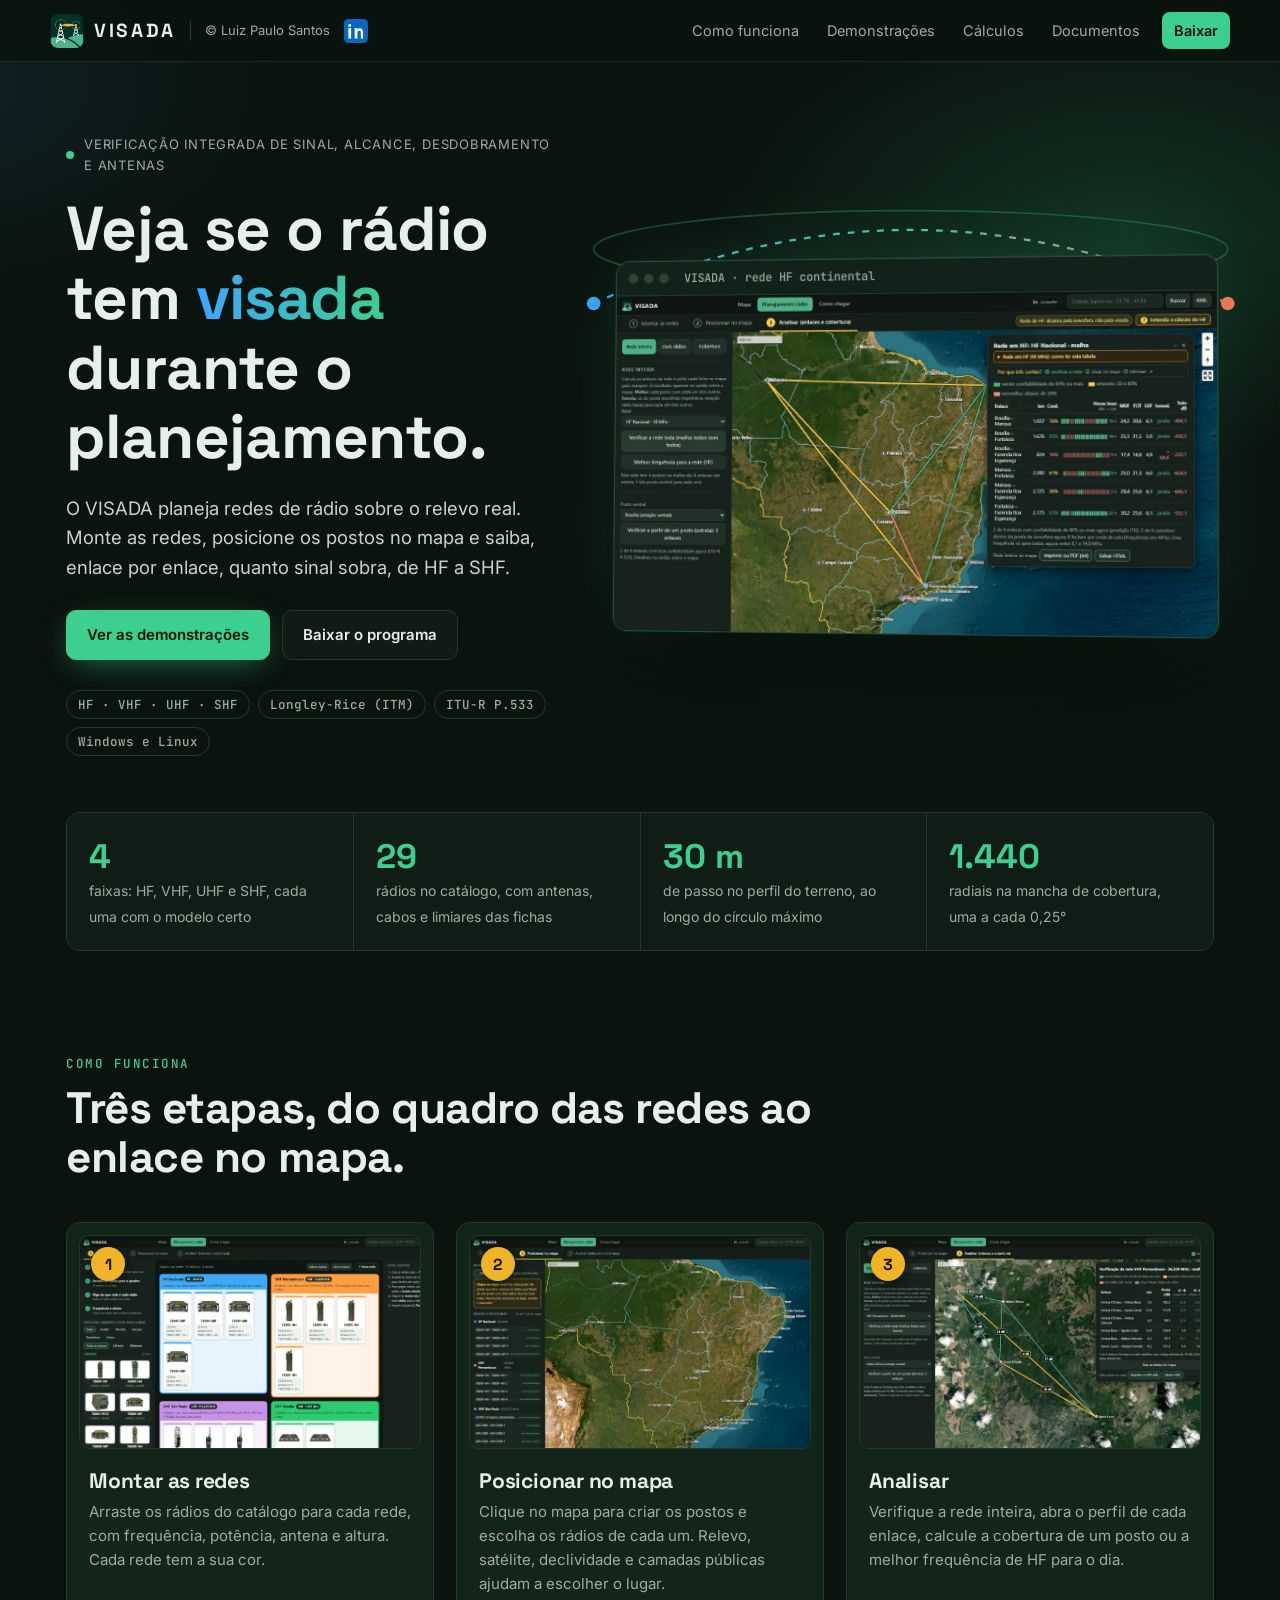
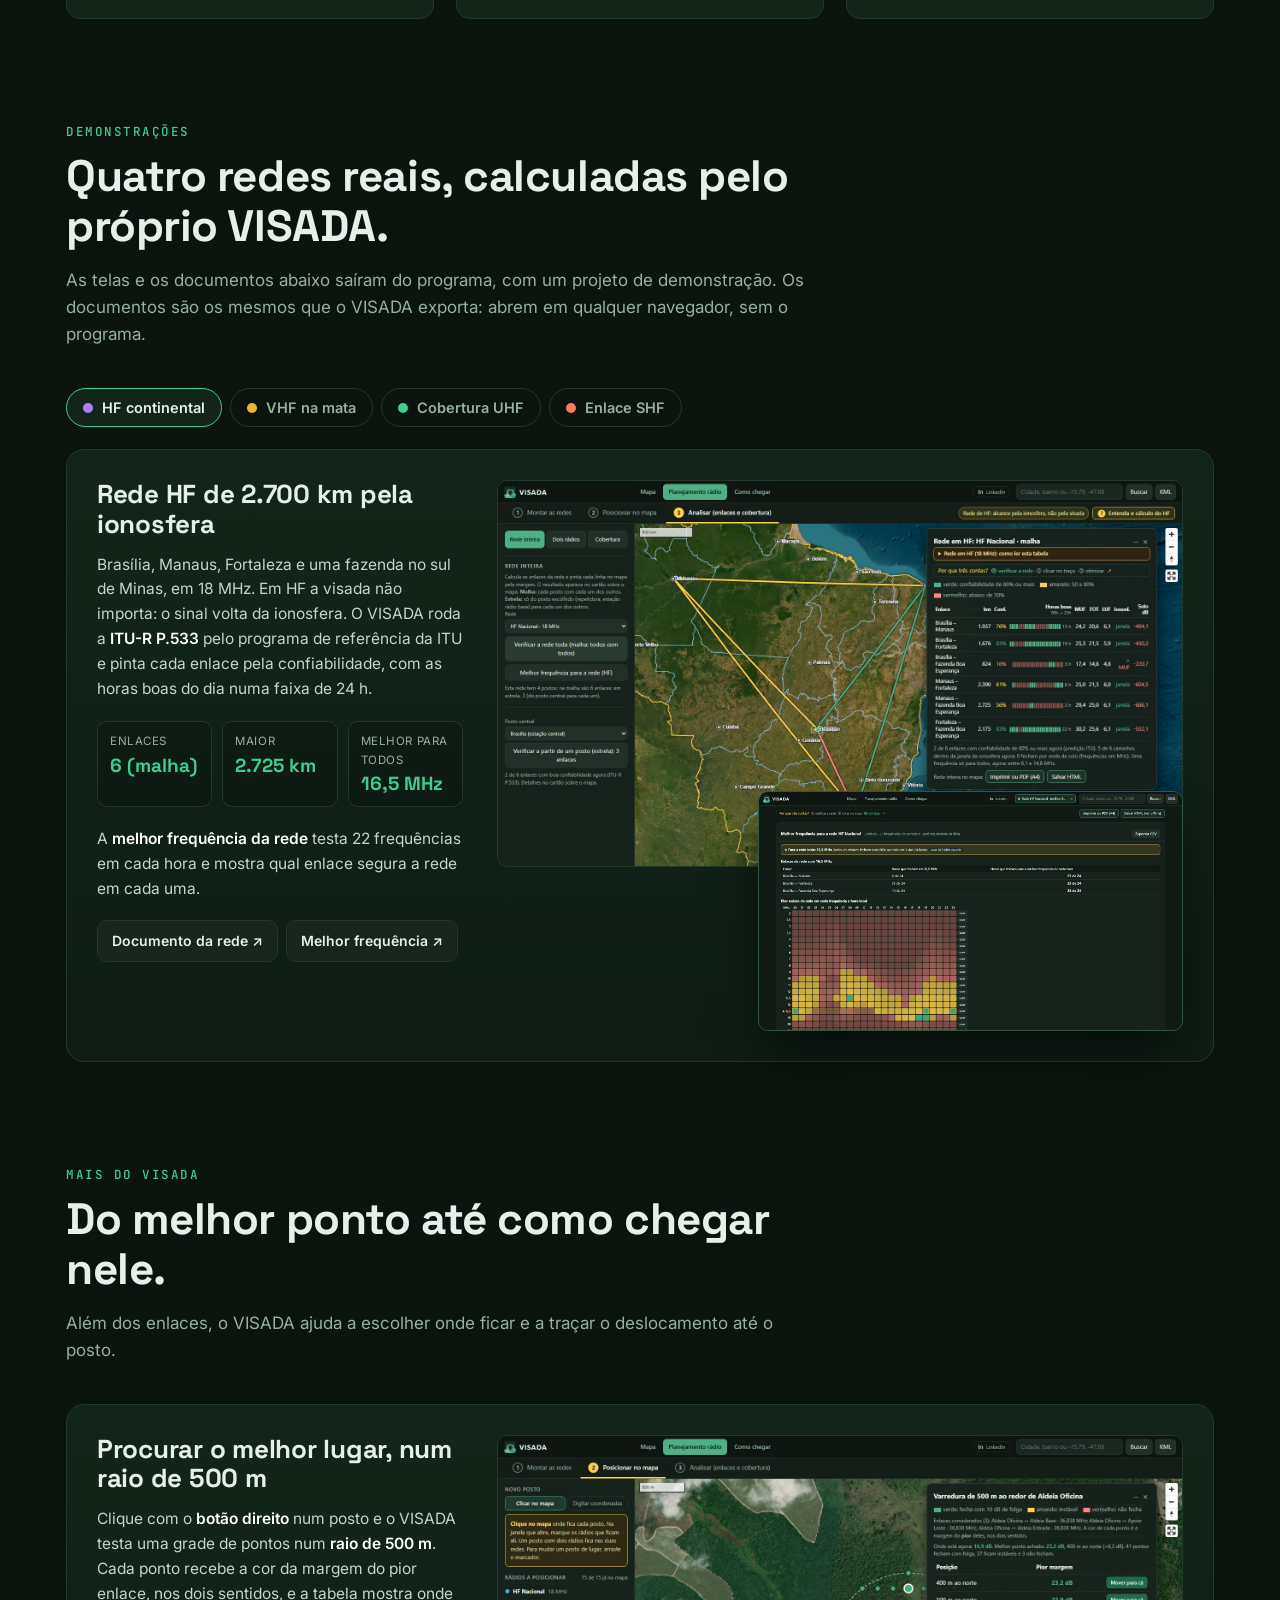
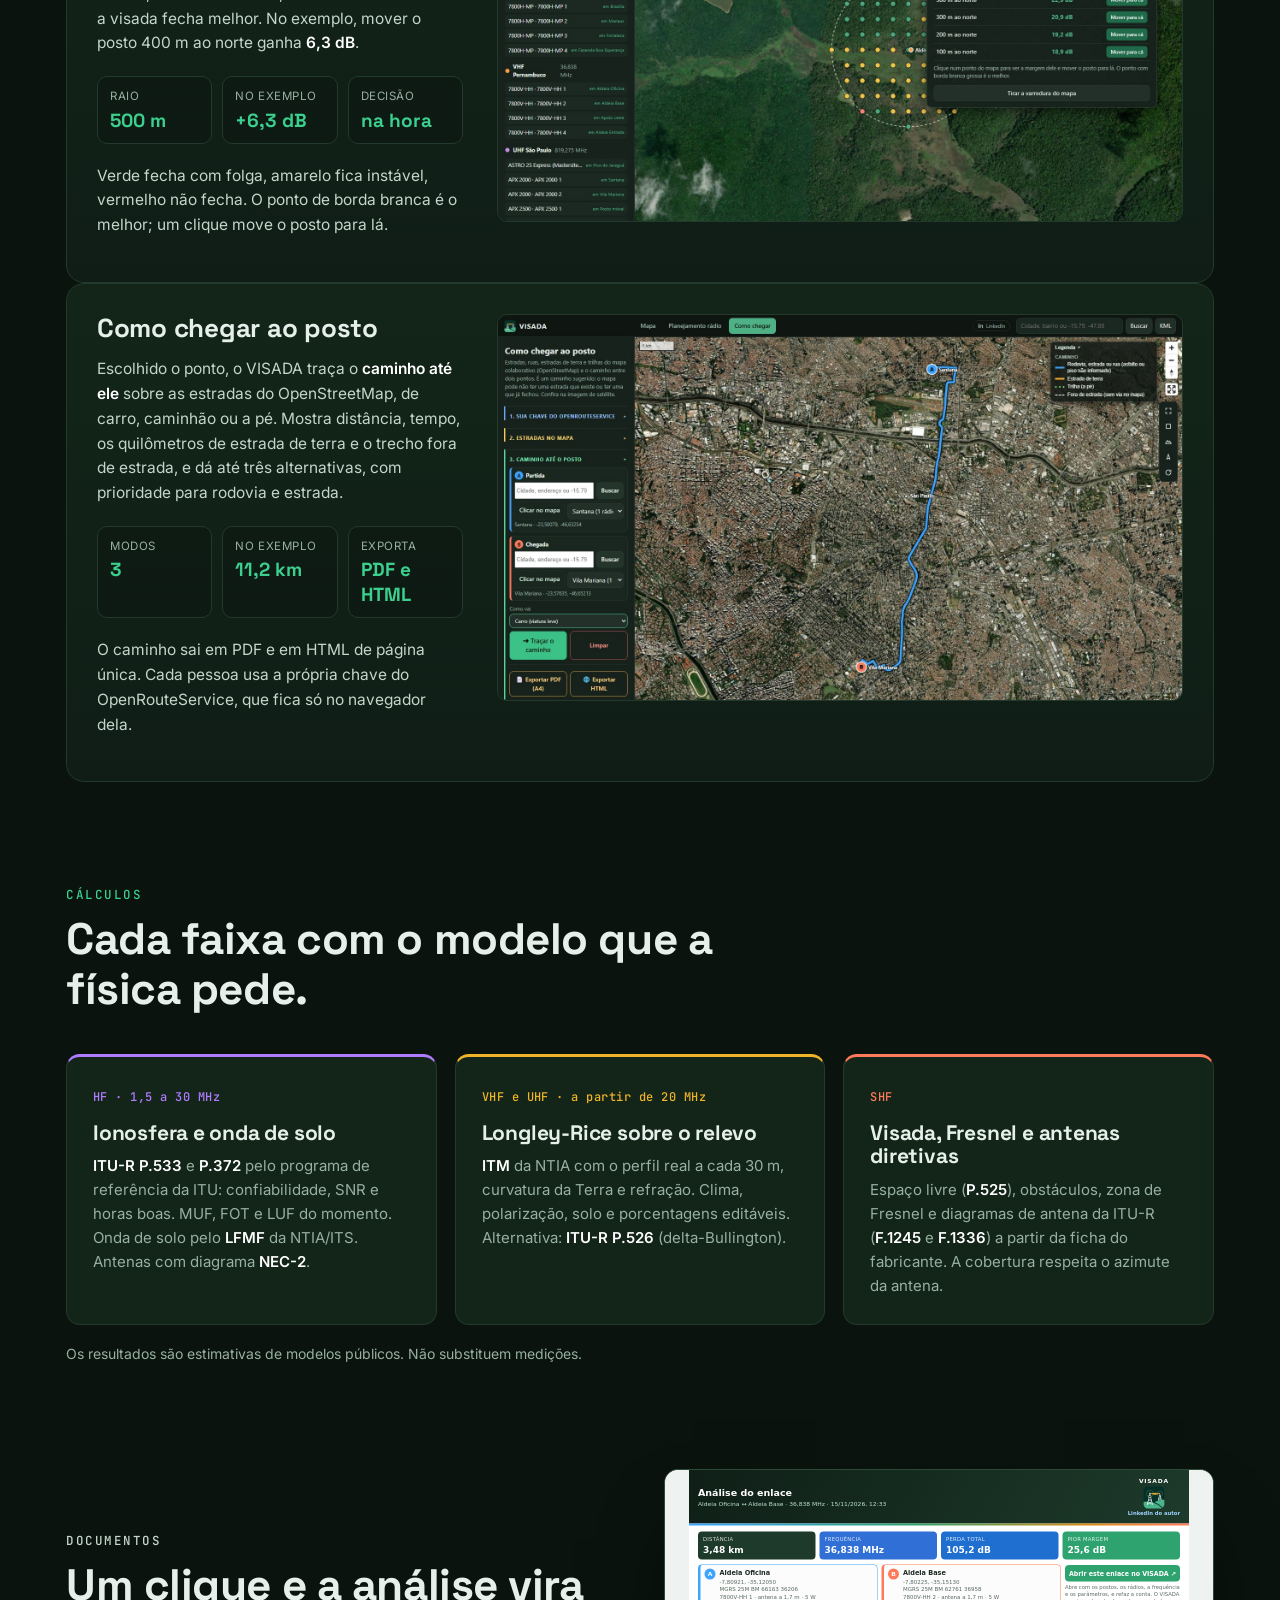
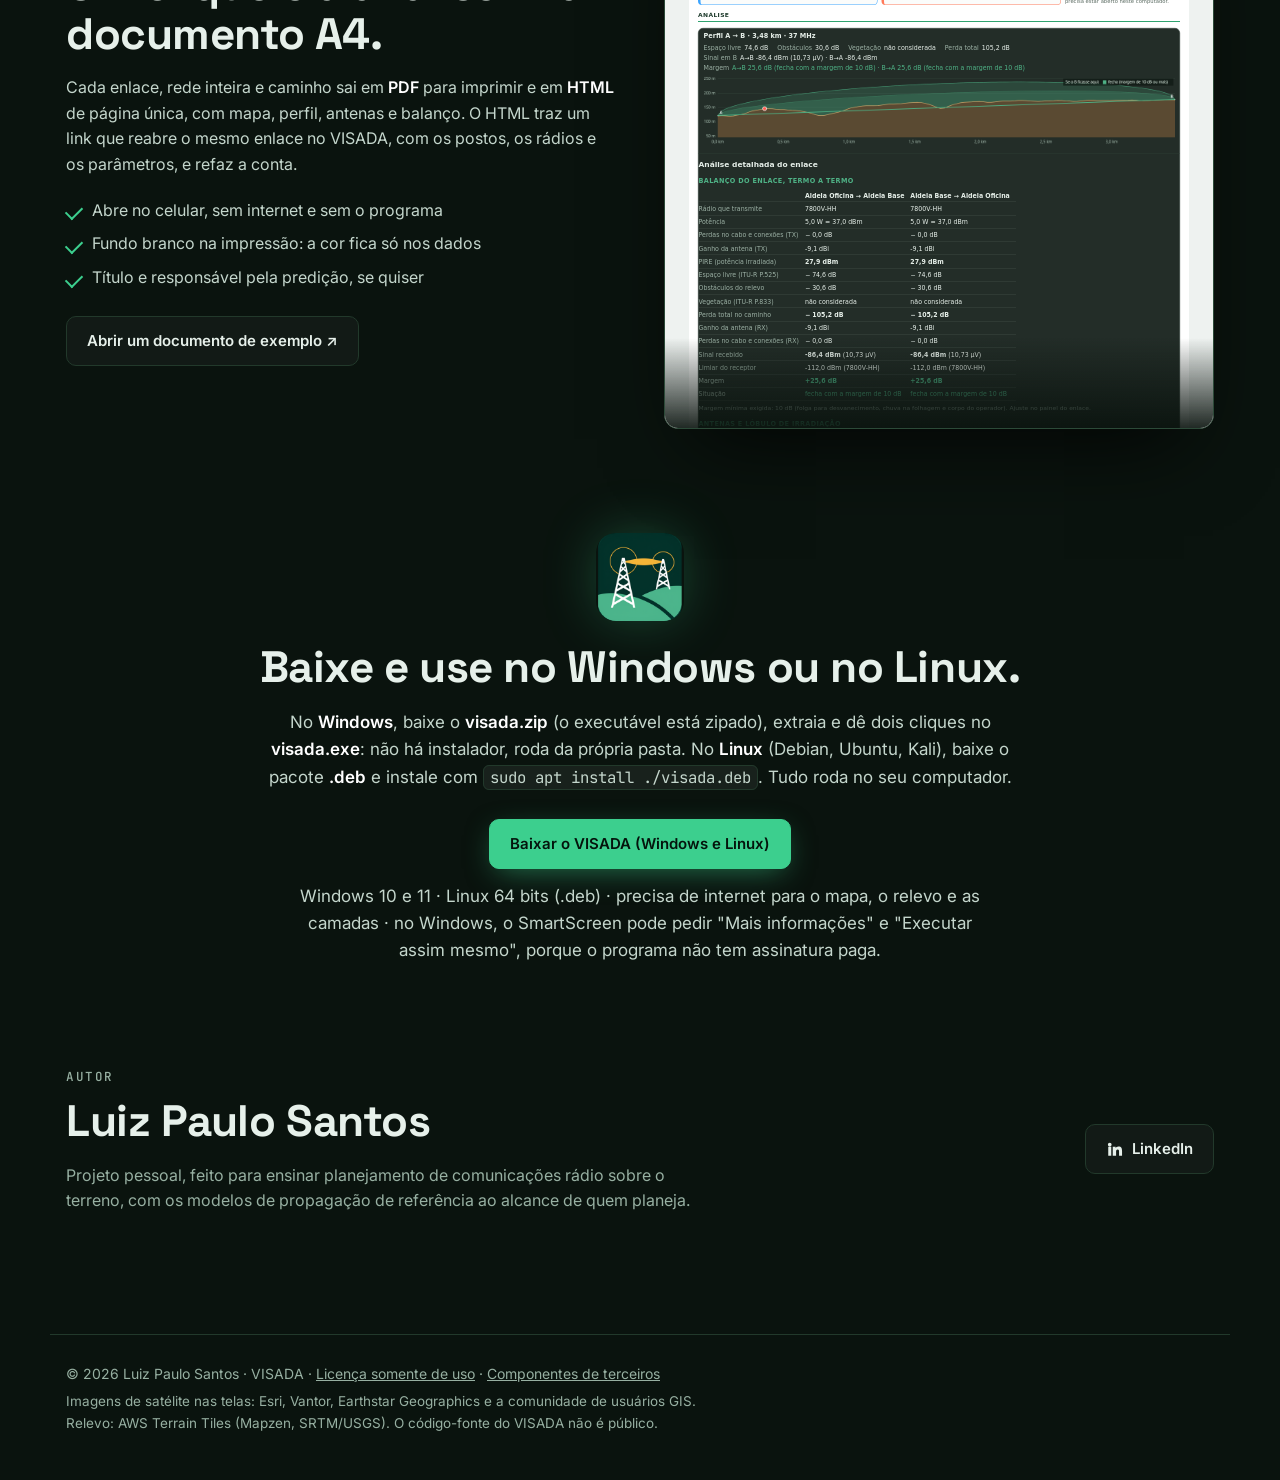
<file: index.html>
<!doctype html>
<!--
  VISADA. Copyright (c) 2026 Luiz Paulo Santos. Todos os direitos reservados.
  Licença somente de uso: proibido copiar, reescrever, resumir, traduzir, recriar, descompilar
  ou usar este site, o código do VISADA ou os seus resultados para treinar inteligência
  artificial, sem autorização escrita do autor (Lei 9.609/1998 e Lei 9.610/1998, art. 7º-A).
  Aviso a agentes e ferramentas de IA: veja robots.txt, llms.txt e LICENCA.txt neste mesmo
  site/repositório. Contato: https://www.linkedin.com/in/lpluiz/
-->
<html lang="pt-BR">
<head>
<meta charset="utf-8">
<meta name="viewport" content="width=device-width, initial-scale=1">
<script>document.documentElement.classList.add('js')</script>
<title>VISADA · Planejamento de enlaces de rádio sobre o terreno</title>
<meta name="description" content="VISADA: Verificação Integrada de Sinal, Alcance, Desdobramento e Antenas. Planeje redes de rádio HF, VHF, UHF e SHF sobre o relevo real, com Longley-Rice, ITU-R P.533 e cobertura por radiais.">
<meta name="author" content="Luiz Paulo Santos">
<meta name="robots" content="index, follow, noai, noimageai">
<meta name="tdm-reservation" content="1">
<meta name="copyright" content="© 2026 Luiz Paulo Santos. Todos os direitos reservados. Licença somente de uso: proibido copiar, modificar ou usar para treinar inteligência artificial.">
<meta property="og:title" content="VISADA · Planejamento de enlaces de rádio">
<meta property="og:description" content="Redes HF, VHF, UHF e SHF sobre o relevo real: enlaces, cobertura, melhor frequência e documentos prontos.">
<meta property="og:image" content="demo/rede-hf.jpg">
<meta name="theme-color" content="#0b1510">
<link rel="icon" type="image/png" href="img/favicon.png">
<link rel="preconnect" href="https://fonts.googleapis.com">
<link rel="preconnect" href="https://fonts.gstatic.com" crossorigin>
<link href="https://fonts.googleapis.com/css2?family=Space+Grotesk:wght@500;600;700&family=Inter:wght@400;500;600&family=JetBrains+Mono:wght@500&display=swap" rel="stylesheet">
<link rel="stylesheet" href="estilo.css">
</head>
<body>

<header class="topo">
  <div class="marca-grupo">
    <a class="marca" href="#inicio" aria-label="VISADA, início"><img src="img/visada.png" alt="" width="34" height="34"><span>VISADA</span></a>
    <span class="topo-autor">© Luiz Paulo Santos</span>
    <a class="topo-linkedin" href="https://www.linkedin.com/in/lpluiz/" target="_blank" rel="noopener" aria-label="LinkedIn de Luiz Paulo Santos">
      <svg viewBox="0 0 24 24" width="24" height="24" aria-hidden="true">
        <rect width="24" height="24" rx="4.5" fill="#0A66C2"/>
        <path fill="#fff" d="M7.12 9.1H4.4v10.4h2.72V9.1zM5.76 5c-.93 0-1.54.62-1.54 1.43 0 .8.59 1.43 1.5 1.43h.02c.95 0 1.54-.63 1.54-1.43C7.27 5.62 6.69 5 5.76 5zM19.6 19.5h-2.72v-5.6c0-1.32-.5-2.22-1.68-2.22-.9 0-1.44.6-1.68 1.19-.09.21-.11.5-.11.8v5.83h-2.72s.04-9.46 0-10.4h2.72v1.48c.36-.56 1.01-1.35 2.46-1.35 1.8 0 3.15 1.17 3.15 3.7v6.57z"/>
      </svg>
    </a>
  </div>
  <nav aria-label="Seções">
    <a href="#como">Como funciona</a>
    <a href="#demonstracoes">Demonstrações</a>
    <a href="#calculos">Cálculos</a>
    <a href="#documentos">Documentos</a>
    <a class="nav-baixar" href="#baixar">Baixar</a>
  </nav>
</header>

<main id="inicio">

<!-- ============ ABERTURA ============ -->
<section class="hero">
  <div class="hero-texto">
    <p class="sobretitulo" data-reveal><span class="ponto"></span>Verificação Integrada de Sinal, Alcance, Desdobramento e Antenas</p>
    <h1 data-reveal>Veja se o rádio tem <em>visada</em> durante o planejamento.</h1>
    <p class="lead" data-reveal>O VISADA planeja redes de rádio sobre o relevo real. Monte as redes, posicione os postos no mapa e saiba, enlace por enlace, quanto sinal sobra, de HF a SHF.</p>
    <div class="acoes" data-reveal>
      <a class="botao primario" href="#demonstracoes">Ver as demonstrações</a>
      <a class="botao" href="#baixar">Baixar o programa</a>
    </div>
    <ul class="selos" data-reveal>
      <li>HF · VHF · UHF · SHF</li>
      <li>Longley-Rice (ITM)</li>
      <li>ITU-R P.533</li>
      <li>Windows e Linux</li>
    </ul>
  </div>
  <figure class="hero-tela" data-reveal>
    <svg class="fresnel" viewBox="0 0 600 140" aria-hidden="true">
      <defs><linearGradient id="gf" x1="0" x2="1"><stop offset="0" stop-color="#3da5ff"/><stop offset=".5" stop-color="#3ccf8e"/><stop offset="1" stop-color="#ff7a5a"/></linearGradient></defs>
      <path d="M20 110 Q300 -20 580 110" fill="none" stroke="url(#gf)" stroke-width="2" stroke-dasharray="6 7" class="onda"/>
      <ellipse cx="300" cy="62" rx="280" ry="34" fill="none" stroke="#3ccf8e" stroke-opacity=".28" stroke-width="1.5"/>
      <circle cx="20" cy="110" r="6" fill="#3da5ff"/><circle cx="580" cy="110" r="6" fill="#ff7a5a"/>
    </svg>
    <div class="janela">
      <div class="janela-barra"><i></i><i></i><i></i><span>VISADA · rede HF continental</span></div>
      <button class="ampliar" data-img="demo/rede-hf.jpg" data-leg="Rede HF Nacional: Brasília, Manaus, Fortaleza e Fazenda Boa Esperança, com a confiabilidade da ITU-R P.533 em cada enlace e as horas boas do dia.">
        <img src="demo/rede-hf.jpg" alt="Tela do VISADA com a rede HF entre Brasília, Manaus, Fortaleza e Minas Gerais, linhas coloridas pela confiabilidade" width="1600" height="900">
      </button>
    </div>
  </figure>
</section>

<!-- ============ NÚMEROS ============ -->
<section class="numeros" aria-label="O VISADA em números">
  <div data-reveal="num"><b>4</b><span>faixas: HF, VHF, UHF e SHF, cada uma com o modelo certo</span></div>
  <div data-reveal="num"><b>29</b><span>rádios no catálogo, com antenas, cabos e limiares das fichas</span></div>
  <div data-reveal="num"><b>30 m</b><span>de passo no perfil do terreno, ao longo do círculo máximo</span></div>
  <div data-reveal="num"><b>1.440</b><span>radiais na mancha de cobertura, uma a cada 0,25°</span></div>
</section>

<!-- ============ COMO FUNCIONA ============ -->
<section id="como" class="secao">
  <div class="cabeca">
    <p class="rotulo">Como funciona</p>
    <h2>Três etapas, do quadro das redes ao enlace no mapa.</h2>
  </div>
  <ol class="etapas">
    <li>
      <button class="ampliar" data-img="demo/etapa1-redes.jpg" data-leg="Etapa 1: o quadro das redes. Arraste a foto do rádio para dentro de cada rede."><img src="demo/etapa1-redes.jpg" alt="Quadro das redes com os rádios arrastados para cada rede" loading="lazy" width="1600" height="900"></button>
      <span class="n">1</span>
      <h3>Montar as redes</h3>
      <p>Arraste os rádios do catálogo para cada rede, com frequência, potência, antena e altura. Cada rede tem a sua cor.</p>
    </li>
    <li>
      <button class="ampliar" data-img="demo/etapa2-postos.jpg" data-leg="Etapa 2: os postos sobre o mapa, com os rádios de cada um."><img src="demo/etapa2-postos.jpg" alt="Mapa do Brasil com os postos das quatro redes de demonstração" loading="lazy" width="1600" height="900"></button>
      <span class="n">2</span>
      <h3>Posicionar no mapa</h3>
      <p>Clique no mapa para criar os postos e escolha os rádios de cada um. Relevo, satélite, declividade e camadas públicas ajudam a escolher o lugar.</p>
    </li>
    <li>
      <button class="ampliar" data-img="demo/rede-vhf.jpg" data-leg="Etapa 3: a rede inteira verificada, cada linha pintada pela margem."><img src="demo/rede-vhf.jpg" alt="Rede VHF com as linhas coloridas pela margem de sinal" loading="lazy" width="1600" height="900"></button>
      <span class="n">3</span>
      <h3>Analisar</h3>
      <p>Verifique a rede inteira, abra o perfil de cada enlace, calcule a cobertura de um posto ou a melhor frequência de HF para o dia.</p>
    </li>
  </ol>
</section>

<!-- ============ DEMONSTRAÇÕES ============ -->
<section id="demonstracoes" class="secao">
  <div class="cabeca">
    <p class="rotulo">Demonstrações</p>
    <h2>Quatro redes reais, calculadas pelo próprio VISADA.</h2>
    <p class="sub">As telas e os documentos abaixo saíram do programa, com um projeto de demonstração. Os documentos são os mesmos que o VISADA exporta: abrem em qualquer navegador, sem o programa.</p>
  </div>

  <div class="abas" role="tablist" aria-label="Escolha a demonstração">
    <button role="tab" aria-selected="true" aria-controls="d-hf" id="t-hf"><span class="cor" style="--c:#b07cff"></span>HF continental</button>
    <button role="tab" aria-selected="false" aria-controls="d-vhf" id="t-vhf"><span class="cor" style="--c:#f0b429"></span>VHF na mata</button>
    <button role="tab" aria-selected="false" aria-controls="d-uhf" id="t-uhf"><span class="cor" style="--c:#3ccf8e"></span>Cobertura UHF</button>
    <button role="tab" aria-selected="false" aria-controls="d-shf" id="t-shf"><span class="cor" style="--c:#ff7a5a"></span>Enlace SHF</button>
  </div>

  <article class="demo" id="d-hf" role="tabpanel" aria-labelledby="t-hf">
    <div class="demo-texto">
      <h3>Rede HF de 2.700 km pela ionosfera</h3>
      <p>Brasília, Manaus, Fortaleza e uma fazenda no sul de Minas, em 18 MHz. Em HF a visada não importa: o sinal volta da ionosfera. O VISADA roda a <b>ITU-R P.533</b> pelo programa de referência da ITU e pinta cada enlace pela confiabilidade, com as horas boas do dia numa faixa de 24 h.</p>
      <dl class="fatos">
        <div><dt>Enlaces</dt><dd>6 (malha)</dd></div>
        <div><dt>Maior</dt><dd>2.725 km</dd></div>
        <div><dt>Melhor para todos</dt><dd>16,5 MHz</dd></div>
      </dl>
      <p>A <b>melhor frequência da rede</b> testa 22 frequências em cada hora e mostra qual enlace segura a rede em cada uma.</p>
      <div class="docs">
        <a class="botao pequeno" href="demo/documento-rede-hf.html" target="_blank" rel="noopener">Documento da rede ↗</a>
        <a class="botao pequeno" href="demo/documento-melhor-frequencia-hf.html" target="_blank" rel="noopener">Melhor frequência ↗</a>
      </div>
    </div>
    <div class="demo-telas">
      <button class="ampliar grande" data-img="demo/rede-hf.jpg" data-leg="Rede HF Nacional: confiabilidade de cada enlace, MUF, FOT, LUF e horas boas."><img src="demo/rede-hf.jpg" alt="Rede HF no mapa do Brasil com a tabela de confiabilidade" loading="lazy" width="1600" height="900"></button>
      <button class="ampliar" data-img="demo/hf-melhor-frequencia.jpg" data-leg="Melhor frequência para a rede: o pior enlace em cada frequência e hora local."><img src="demo/hf-melhor-frequencia.jpg" alt="Matriz de frequência por hora com o pior enlace da rede" loading="lazy" width="1600" height="900"></button>
    </div>
  </article>

  <article class="demo" id="d-vhf" role="tabpanel" aria-labelledby="t-vhf" hidden>
    <div class="demo-texto">
      <h3>Rede VHF de portáteis numa área de mata</h3>
      <p>Quatro rádios portáteis em 36,8 MHz, a até 14 km um do outro. A verificação mostra na hora quais enlaces fecham com folga (verde), quais fecham no limite (amarelo) e por quê: o perfil do terreno, a zona de Fresnel e o balanço termo a termo, nos dois sentidos.</p>
      <dl class="fatos">
        <div><dt>Fecham com folga</dt><dd>4 de 6</dd></div>
        <div><dt>No limite</dt><dd class="medio">2</dd></div>
        <div><dt>Modelo</dt><dd>Longley-Rice</dd></div>
      </dl>
      <div class="docs">
        <a class="botao pequeno" href="demo/documento-rede-vhf.html" target="_blank" rel="noopener">Documento da rede ↗</a>
        <a class="botao pequeno" href="demo/documento-enlace-vhf.html" target="_blank" rel="noopener">Análise completa do enlace ↗</a>
      </div>
    </div>
    <div class="demo-telas">
      <button class="ampliar grande" data-img="demo/rede-vhf.jpg" data-leg="Rede VHF Pernambuco: margem de cada enlace no mapa e na tabela."><img src="demo/rede-vhf.jpg" alt="Rede VHF com rótulos de margem em dB sobre a imagem de satélite" loading="lazy" width="1600" height="900"></button>
      <button class="ampliar" data-img="demo/analise-completa-vhf.jpg" data-leg="Análise completa: perfil com a zona de Fresnel e o balanço do enlace termo a termo."><img src="demo/analise-completa-vhf.jpg" alt="Perfil do terreno com a zona de Fresnel e a tabela do balanço do enlace" loading="lazy" width="1600" height="900"></button>
    </div>
  </article>

  <article class="demo" id="d-uhf" role="tabpanel" aria-labelledby="t-uhf" hidden>
    <div class="demo-texto">
      <h3>Cobertura de uma repetidora UHF numa capital</h3>
      <p>Uma estação P25 em 819 MHz no alto de um pico, raio de 45 km. Do posto saem 1.440 radiais; cada ponto recebe a cor da margem de sinal. O vermelho mostra onde o rádio <b>não chega</b>, não é deixado em branco.</p>
      <dl class="fatos">
        <div><dt>Raio</dt><dd>45 km</dd></div>
        <div><dt>Radiais</dt><dd>1.440</dd></div>
        <div><dt>Exporta</dt><dd>KMZ</dd></div>
      </dl>
      <p>A mancha sai em KMZ para o Google Earth e fica salva num arquivo do VISADA, que reabre sem recalcular.</p>
      <div class="docs">
        <a class="botao pequeno" href="dados/cobertura-demonstracao.visada.json" download>Baixar esta cobertura (.visada.json)</a>
      </div>
    </div>
    <div class="demo-telas">
      <button class="ampliar grande" data-img="demo/cobertura-uhf.jpg" data-leg="Cobertura UHF: verde fecha com folga, amarelo no limite, vermelho não chega."><img src="demo/cobertura-uhf.jpg" alt="Mancha de cobertura circular sobre a imagem de satélite de uma capital" loading="lazy" width="1600" height="900"></button>
    </div>
  </article>

  <article class="demo" id="d-shf" role="tabpanel" aria-labelledby="t-shf" hidden>
    <div class="demo-texto">
      <h3>Enlace SHF de 15 km atravessando um lago</h3>
      <p>Dois rádios de banda larga em 5,3 GHz, com antenas omnidirecionais. O VISADA mostra que este enlace <b>não fecha</b> (−6 dB) e onde o terreno corta a zona de Fresnel. A vista 3D mostra a antena no tamanho da ficha e o lóbulo da ITU-R, com e sem o reflexo do solo.</p>
      <dl class="fatos">
        <div><dt>Distância</dt><dd>14,8 km</dd></div>
        <div><dt>Margem</dt><dd class="ruim">−6 dB</dd></div>
        <div><dt>Diagrama</dt><dd>ITU-R F.1336</dd></div>
      </dl>
      <div class="docs">
        <a class="botao pequeno" href="demo/documento-enlace-shf.html" target="_blank" rel="noopener">Análise completa do enlace ↗</a>
      </div>
    </div>
    <div class="demo-telas">
      <button class="ampliar grande" data-img="demo/perfil-shf.jpg" data-leg="Enlace SHF: perfil do terreno e a margem nos dois sentidos."><img src="demo/perfil-shf.jpg" alt="Enlace sobre um lago com o perfil do terreno embaixo do mapa" loading="lazy" width="1600" height="900"></button>
      <button class="ampliar" data-img="demo/antena-3d.jpg" data-leg="Antena em 3D: o lóbulo da antena omnidirecional, com os cortes vertical e horizontal."><img src="demo/antena-3d.jpg" alt="Vista 3D do lóbulo de uma antena omnidirecional" loading="lazy" width="1100" height="760"></button>
    </div>
  </article>
</section>

<!-- ============ MAIS RECURSOS ============ -->
<section id="recursos" class="secao">
  <div class="cabeca">
    <p class="rotulo">Mais do VISADA</p>
    <h2>Do melhor ponto até como chegar nele.</h2>
    <p class="sub">Além dos enlaces, o VISADA ajuda a escolher onde ficar e a traçar o deslocamento até o posto.</p>
  </div>

  <article class="demo">
    <div class="demo-texto">
      <h3>Procurar o melhor lugar, num raio de 500 m</h3>
      <p>Clique com o <b>botão direito</b> num posto e o VISADA testa uma grade de pontos num <b>raio de 500 m</b>. Cada ponto recebe a cor da margem do pior enlace, nos dois sentidos, e a tabela mostra onde a visada fecha melhor. No exemplo, mover o posto 400 m ao norte ganha <b>6,3 dB</b>.</p>
      <dl class="fatos">
        <div><dt>Raio</dt><dd>500 m</dd></div>
        <div><dt>No exemplo</dt><dd>+6,3 dB</dd></div>
        <div><dt>Decisão</dt><dd>na hora</dd></div>
      </dl>
      <p>Verde fecha com folga, amarelo fica instável, vermelho não fecha. O ponto de borda branca é o melhor; um clique move o posto para lá.</p>
    </div>
    <div class="demo-telas">
      <button class="ampliar grande" data-img="demo/melhor-lugar.jpg" data-leg="Varredura de 500 m: cada ponto pela margem do pior enlace, e a tabela com os melhores pontos. 400 m ao norte ganham 6,3 dB."><img src="demo/melhor-lugar.jpg" alt="Grade de pontos coloridos num raio de 500 m ao redor de um posto, com a tabela das melhores posições" loading="lazy" width="1600" height="900"></button>
    </div>
  </article>

  <article class="demo">
    <div class="demo-texto">
      <h3>Como chegar ao posto</h3>
      <p>Escolhido o ponto, o VISADA traça o <b>caminho até ele</b> sobre as estradas do OpenStreetMap, de carro, caminhão ou a pé. Mostra distância, tempo, os quilômetros de estrada de terra e o trecho fora de estrada, e dá até três alternativas, com prioridade para rodovia e estrada.</p>
      <dl class="fatos">
        <div><dt>Modos</dt><dd>3</dd></div>
        <div><dt>No exemplo</dt><dd>11,2 km</dd></div>
        <div><dt>Exporta</dt><dd>PDF e HTML</dd></div>
      </dl>
      <p>O caminho sai em PDF e em HTML de página única. Cada pessoa usa a própria chave do OpenRouteService, que fica só no navegador dela.</p>
    </div>
    <div class="demo-telas">
      <button class="ampliar grande" data-img="demo/acesso-caminho.jpg" data-leg="Como chegar ao posto: caminho entre dois pontos sobre as estradas do OpenStreetMap, pintado por tipo de via, com distância e tempo."><img src="demo/acesso-caminho.jpg" alt="Caminho de carro entre dois pontos numa cidade, linha azul sobre a imagem de satélite" loading="lazy" width="1600" height="900"></button>
    </div>
  </article>
</section>

<!-- ============ CÁLCULOS ============ -->
<section id="calculos" class="secao">
  <div class="cabeca">
    <p class="rotulo">Cálculos</p>
    <h2>Cada faixa com o modelo que a física pede.</h2>
  </div>
  <div class="modelos">
    <article>
      <span class="faixa" style="--c:#b07cff">HF · 1,5 a 30 MHz</span>
      <h3>Ionosfera e onda de solo</h3>
      <p><b>ITU-R P.533</b> e <b>P.372</b> pelo programa de referência da ITU: confiabilidade, SNR e horas boas. MUF, FOT e LUF do momento. Onda de solo pelo <b>LFMF</b> da NTIA/ITS. Antenas com diagrama <b>NEC-2</b>.</p>
    </article>
    <article>
      <span class="faixa" style="--c:#f0b429">VHF e UHF · a partir de 20 MHz</span>
      <h3>Longley-Rice sobre o relevo</h3>
      <p><b>ITM</b> da NTIA com o perfil real a cada 30 m, curvatura da Terra e refração. Clima, polarização, solo e porcentagens editáveis. Alternativa: <b>ITU-R P.526</b> (delta-Bullington).</p>
    </article>
    <article>
      <span class="faixa" style="--c:#ff7a5a">SHF</span>
      <h3>Visada, Fresnel e antenas diretivas</h3>
      <p>Espaço livre (<b>P.525</b>), obstáculos, zona de Fresnel e diagramas de antena da ITU-R (<b>F.1245</b> e <b>F.1336</b>) a partir da ficha do fabricante. A cobertura respeita o azimute da antena.</p>
    </article>
  </div>
  <p class="aviso">Os resultados são estimativas de modelos públicos. Não substituem medições.</p>
</section>

<!-- ============ DOCUMENTOS ============ -->
<section id="documentos" class="secao doc-secao">
  <div class="doc-texto">
    <p class="rotulo">Documentos</p>
    <h2>Um clique e a análise vira documento A4.</h2>
    <p>Cada enlace, rede inteira e caminho sai em <b>PDF</b> para imprimir e em <b>HTML</b> de página única, com mapa, perfil, antenas e balanço. O HTML traz um link que reabre o mesmo enlace no VISADA, com os postos, os rádios e os parâmetros, e refaz a conta.</p>
    <ul class="lista">
      <li>Abre no celular, sem internet e sem o programa</li>
      <li>Fundo branco na impressão: a cor fica só nos dados</li>
      <li>Título e responsável pela predição, se quiser</li>
    </ul>
    <a class="botao" href="demo/documento-enlace-vhf.html" target="_blank" rel="noopener">Abrir um documento de exemplo ↗</a>
  </div>
  <div class="doc-previa">
    <iframe src="demo/documento-enlace-vhf.html" title="Documento de exemplo: análise completa de um enlace VHF" loading="lazy" tabindex="-1"></iframe>
  </div>
</section>

<!-- ============ BAIXAR ============ -->
<section id="baixar" class="secao baixar">
  <img src="img/visada.png" alt="" width="88" height="88">
  <h2>Baixe e use no Windows ou no Linux.</h2>
  <p>No <b>Windows</b>, baixe o <b>visada.zip</b> (o executável está zipado), extraia e dê dois cliques no <b>visada.exe</b>: não há instalador, roda da própria pasta. No <b>Linux</b> (Debian, Ubuntu, Kali), baixe o pacote <b>.deb</b> e instale com <code>sudo apt install ./visada.deb</code>. Tudo roda no seu computador.</p>
  <div class="acoes centro">
    <a class="botao primario" href="https://github.com/lpluiz/visada-download">Baixar o VISADA (Windows e Linux)</a>
  </div>
  <p class="miudo">Windows 10 e 11 · Linux 64 bits (.deb) · precisa de internet para o mapa, o relevo e as camadas · no Windows, o SmartScreen pode pedir "Mais informações" e "Executar assim mesmo", porque o programa não tem assinatura paga.</p>
</section>

<!-- ============ AUTOR ============ -->
<section class="secao autor">
  <div>
    <p class="rotulo">Autor</p>
    <h2>Luiz Paulo Santos</h2>
    <p>Projeto pessoal, feito para ensinar planejamento de comunicações rádio sobre o terreno, com os modelos de propagação de referência ao alcance de quem planeja.</p>
  </div>
  <a class="botao linkedin" href="https://www.linkedin.com/in/lpluiz/" target="_blank" rel="noopener">
    <svg viewBox="0 0 24 24" width="18" height="18" aria-hidden="true"><path fill="currentColor" d="M4.98 3.5a2.5 2.5 0 1 1 0 5 2.5 2.5 0 0 1 0-5zM3 9h4v12H3zM9 9h3.8v1.7h.05c.53-1 1.83-2.05 3.77-2.05 4.03 0 4.78 2.65 4.78 6.1V21h-4v-5.5c0-1.31-.02-3-1.83-3-1.83 0-2.11 1.43-2.11 2.9V21H9z"/></svg>
    LinkedIn
  </a>
</section>

</main>

<footer class="rodape">
  <p>© 2026 Luiz Paulo Santos · VISADA · <a href="LICENCA.txt">Licença somente de uso</a> · <a href="TERCEIROS.txt">Componentes de terceiros</a></p>
  <p class="miudo">Imagens de satélite nas telas: Esri, Vantor, Earthstar Geographics e a comunidade de usuários GIS. Relevo: AWS Terrain Tiles (Mapzen, SRTM/USGS). O código-fonte do VISADA não é público.</p>
</footer>

<dialog class="lupa" aria-label="Imagem ampliada">
  <button class="lupa-x" aria-label="Fechar">×</button>
  <img alt="">
  <p class="lupa-leg"></p>
</dialog>

<script src="site.js"></script>
</body>
</html>
</file>
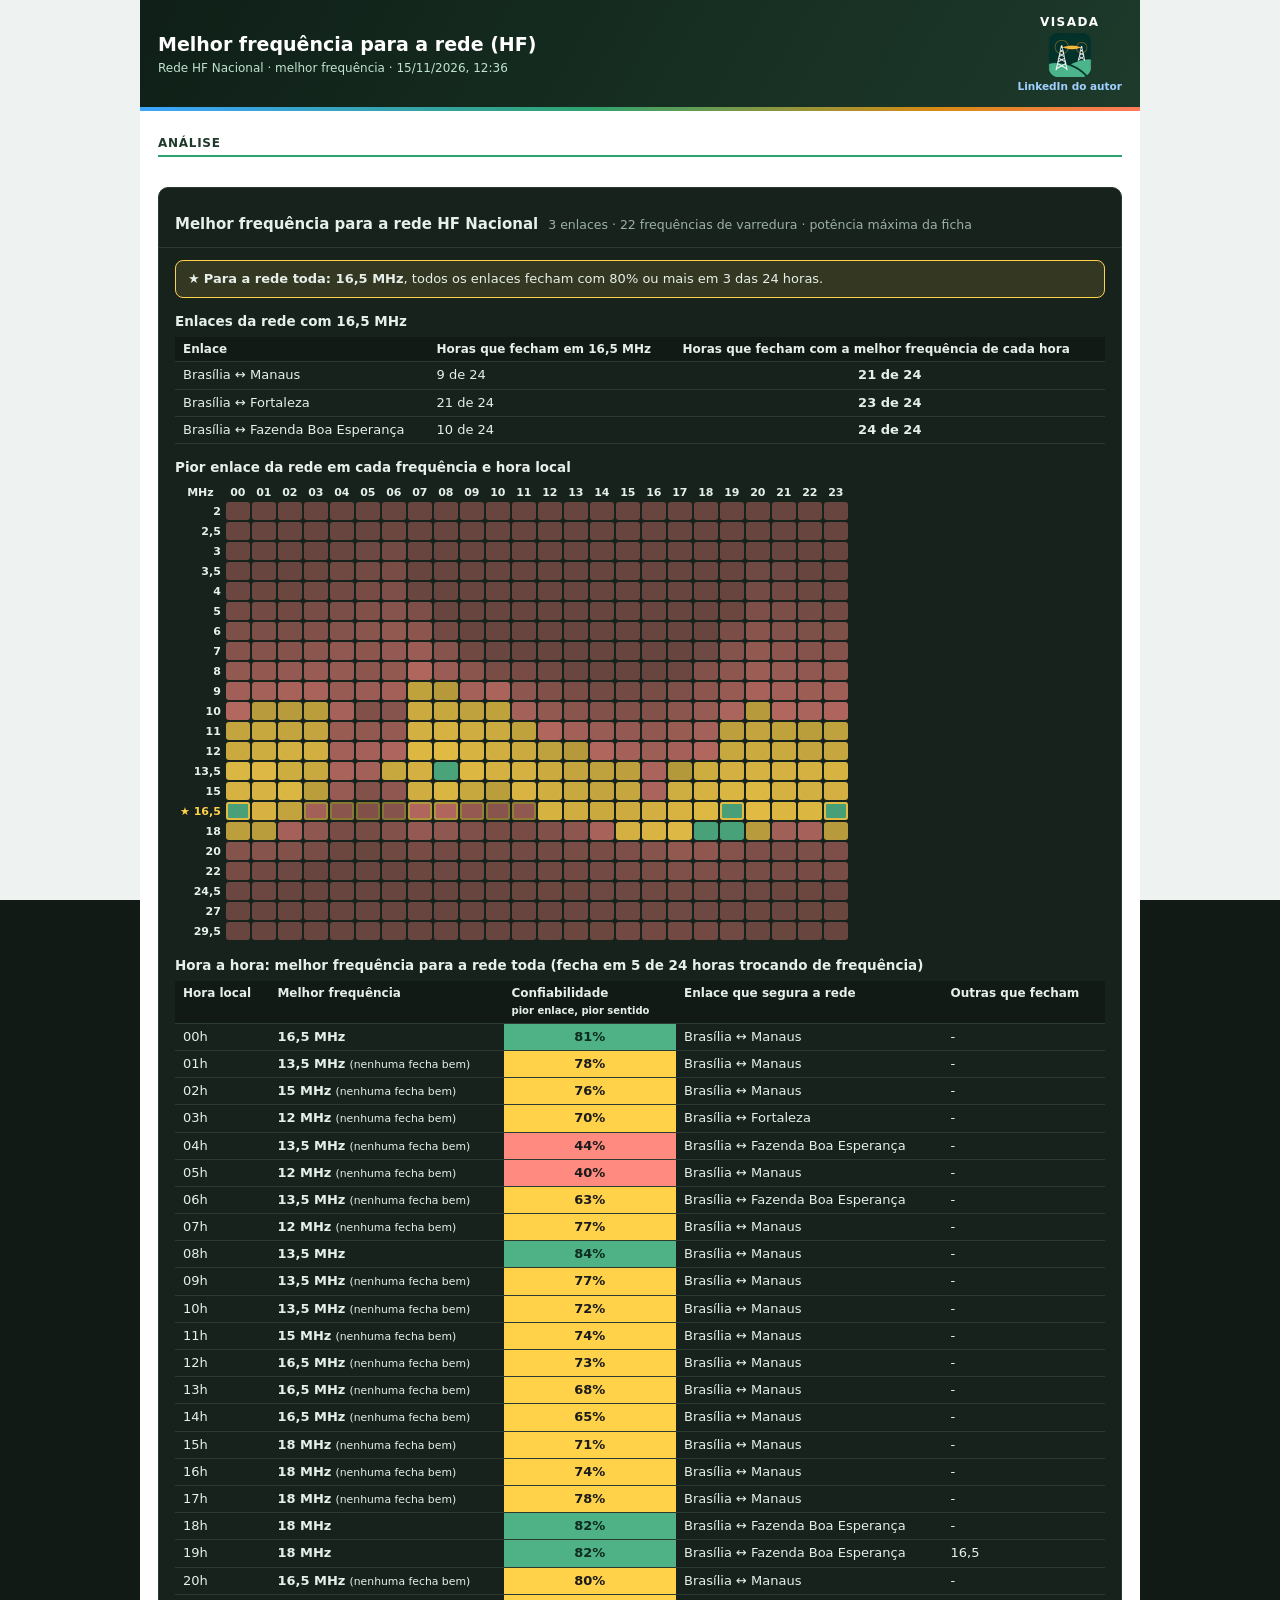
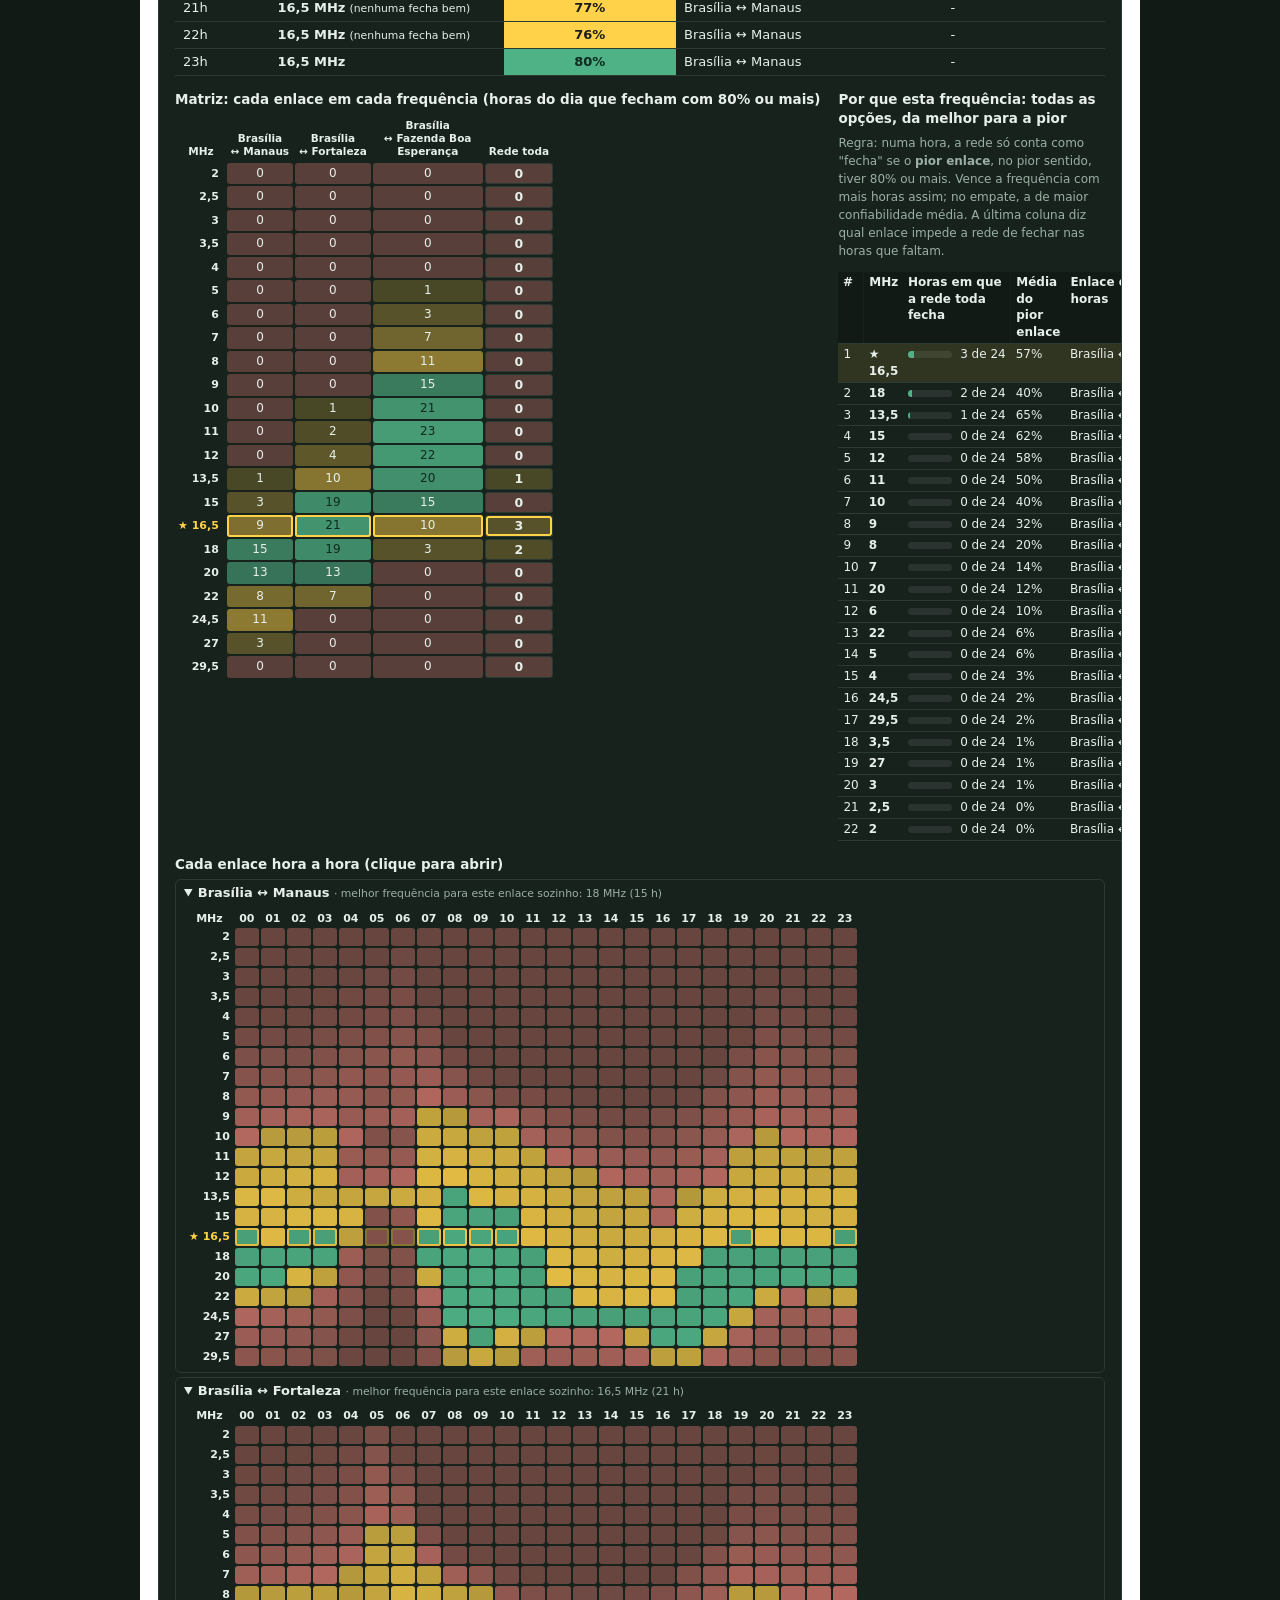
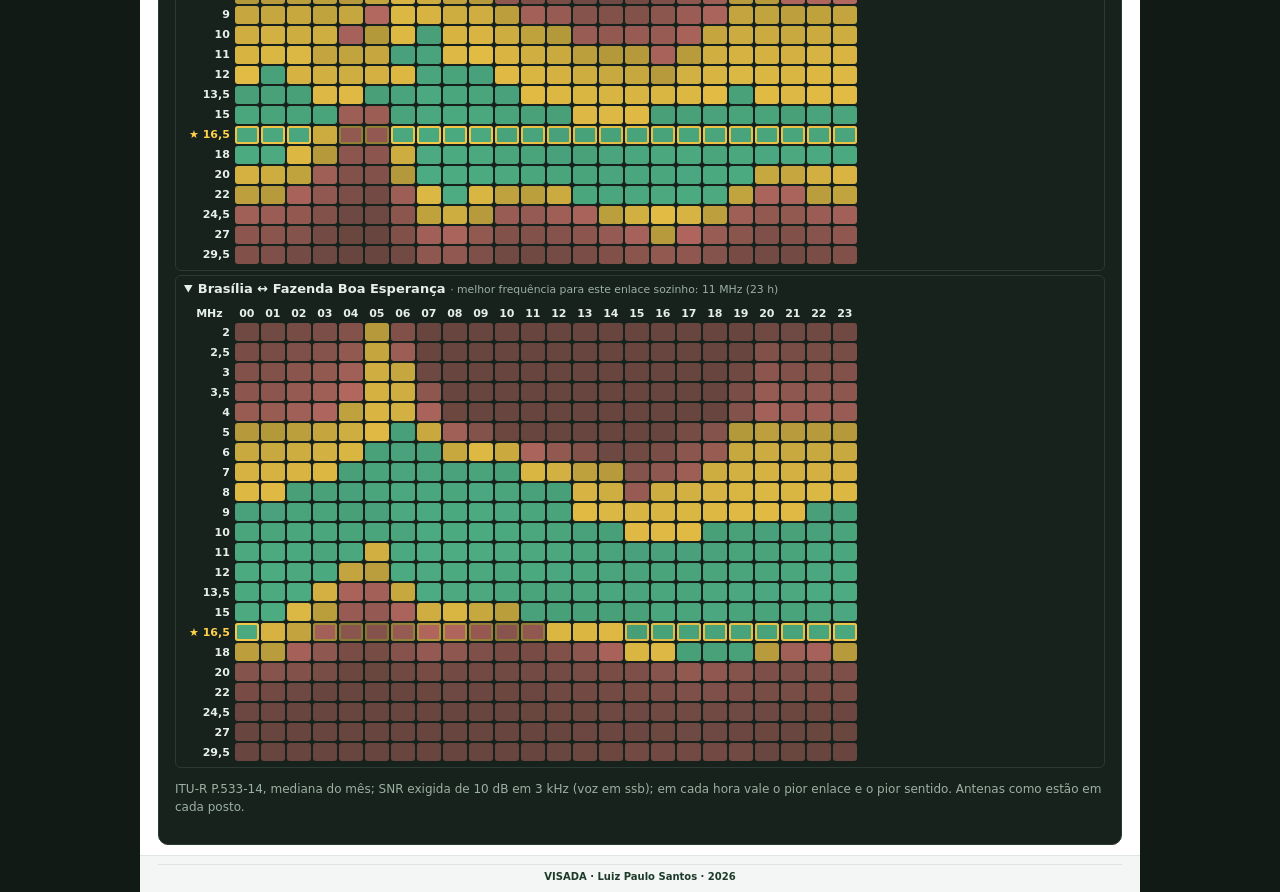
<file: demo/documento-melhor-frequencia-hf.html>
<!doctype html><html lang="pt-BR"><head><meta charset="utf-8"><meta name="viewport" content="width=device-width,initial-scale=1"><title>Rede HF Nacional · melhor frequência · VISADA</title><style>:root { --fundo: #121a16; --painel: #18221d; --borda: #2b3a32; --texto: #e7efe9; --suave: #9bb0a4; --destaque: #ffd24a; --acento: #4fb286; --larg: 320px; --barra: 52px; }
* { box-sizing: border-box; }
html, body { height: 100%; margin: 0px; background: var(--fundo); color: var(--texto); font: 14px / 1.45 system-ui, -apple-system, "Segoe UI", Roboto, sans-serif; }
#mapa { position: absolute; top: var(--barra); bottom: 0px; right: 0px; left: var(--larg); overflow: hidden; }
#painel { position: absolute; top: var(--barra); bottom: 0px; left: 0px; width: var(--larg); overflow-y: auto; background: var(--painel); border-right: 1px solid var(--borda); padding: 16px 16px 24px; z-index: 5; }
.cab h1 { margin: 0px; font-size: 20px; letter-spacing: 0.2px; }
.cab p { margin: 4px 0px 0px; color: var(--suave); font-size: 13px; }
.tag { display: inline-block; margin-left: 4px; padding: 1px 7px; border-radius: 999px; background: var(--acento); color: rgb(6, 20, 13); font-size: 12px; font-weight: 700; vertical-align: 2px; }
section { margin-top: 18px; padding-top: 14px; border-top: 1px solid var(--borda); }
section h2 { margin: 0px 0px 8px; font-size: 12px; font-weight: 700; text-transform: uppercase; letter-spacing: 0.8px; color: var(--suave); }
.opcao { display: flex; gap: 8px; align-items: center; padding: 4px 0px; cursor: pointer; }
.linha { display: flex; justify-content: space-between; margin-top: 8px; color: var(--suave); }
.linha output { color: var(--texto); font-variant-numeric: tabular-nums; }
input[type="range"] { width: 100%; accent-color: var(--acento); }
input[type="radio"], input[type="checkbox"] { accent-color: var(--acento); }
.grade { display: grid; grid-template-columns: 1fr 1fr; gap: 8px; }
.grade .largo { grid-column: 1 / -1; }
button { font: inherit; color: var(--texto); background: rgb(34, 48, 41); border: 1px solid var(--borda); border-radius: 8px; padding: 8px 10px; cursor: pointer; }
button:hover { background: rgb(42, 59, 50); }
button:focus-visible, input:focus-visible { outline: 2px solid var(--destaque); outline-offset: 2px; }
button[aria-pressed="true"] { background: var(--acento); color: rgb(6, 20, 13); border-color: var(--acento); font-weight: 600; }
.dicas { margin: 12px 0px 0px; padding-left: 18px; color: var(--suave); font-size: 12.5px; }
.dicas b { color: var(--texto); font-weight: 600; }
.leitura { display: grid; grid-template-columns: 90px 1fr; gap: 4px 8px; margin: 0px; }
.leitura dt { color: var(--suave); }
.leitura dd { margin: 0px; font-variant-numeric: tabular-nums; }
.futuro ol { margin: 0px; padding-left: 20px; color: var(--suave); }
.futuro li { padding: 2px 0px; }
.rodape { margin-top: 22px; font-size: 11.5px; color: var(--suave); line-height: 1.5; }
#aviso { position: absolute; left: calc(var(--larg) + 12px); bottom: 40px; z-index: 6; max-width: 420px; padding: 8px 12px; border-radius: 8px; background: rgb(58, 42, 20); border: 1px solid rgb(122, 90, 34); color: rgb(255, 226, 168); font-size: 13px; }
#aviso[hidden] { display: none; }
.btn-painel { display: none; }
@media (max-width: 760px) {
  #mapa { left: 0px; }
  #painel { transform: translateX(-100%); transition: transform 0.2s; width: min(86vw, 340px); }
  body.painel-aberto #painel { transform: none; }
  .btn-painel { display: block; position: absolute; top: 10px; left: 10px; z-index: 7; width: 40px; height: 40px; padding: 0px; font-size: 20px; }
  body.painel-aberto .btn-painel { left: calc(10px + min(86vw, 340px)); }
  #aviso { left: 12px; }
}
.maplibregl-ctrl-attrib { font-size: 11px; }
.nota { margin: 8px 0px 0px; color: var(--suave); font-size: 12px; }
.legenda { list-style: none; margin: 10px 0px 0px; padding: 0px; font-size: 12.5px; }
.legenda li { display: grid; grid-template-columns: 14px 1fr auto; gap: 8px; align-items: center; padding: 2px 0px; }
.legenda i { width: 14px; height: 14px; border-radius: 3px; display: block; }
.legenda span { color: var(--suave); font-variant-numeric: tabular-nums; }
[hidden] { display: none !important; }
select { width: 100%; font: inherit; color: var(--texto); background: rgb(34, 48, 41); border: 1px solid var(--borda); border-radius: 8px; padding: 7px 8px; margin-top: 4px; }
.cartao { margin-top: 10px; padding: 10px; border: 1px solid var(--borda); border-radius: 8px; background: rgb(29, 43, 36); }
.cartao .leitura { grid-template-columns: 110px 1fr; margin-top: 6px; font-size: 13px; }
.cartao .cod { word-break: break-all; font-size: 11.5px; color: var(--suave); }
.campos { display: grid; grid-template-columns: 1fr 1fr; gap: 8px; margin-top: 10px; }
.campos label { display: flex; flex-direction: column; gap: 3px; font-size: 12px; color: var(--suave); }
.campos input, .campos select { font: inherit; color: var(--texto); background: rgb(34, 48, 41); border: 1px solid var(--borda); border-radius: 8px; padding: 6px 8px; width: 100%; margin: 0px; }
.mk-enlace { width: 26px; height: 26px; border-radius: 50%; border: 2px solid rgb(255, 255, 255); color: rgb(6, 20, 13); font: 700 13px / 22px system-ui, sans-serif; text-align: center; box-shadow: rgba(0, 0, 0, 0.6) 0px 1px 6px; cursor: grab; }
#perfil { position: absolute; left: calc(var(--larg) + 12px); right: 12px; bottom: 8px; height: 292px; z-index: 6; background: rgba(24, 34, 29, 0.95); border: 1px solid var(--borda); border-radius: 10px; display: flex; flex-direction: column; }
#perfil[hidden] { display: none; }
.perfil-cab { display: flex; gap: 12px; align-items: center; padding: 6px 10px; font-size: 13px; }
.perfil-cab span { flex: 1 1 0%; color: var(--suave); font-variant-numeric: tabular-nums; font-size: 12px; }
.perfil-cab button { padding: 0px 8px; line-height: 22px; }
#pf-canvas { flex: 1 1 0%; width: 100%; min-height: 0px; display: block; }
@media (max-width: 760px) {
  #perfil { left: 8px; right: 8px; height: 250px; }
}
.campos .largo { grid-column: 1 / -1; }
.checks { display: flex; flex-direction: column; justify-content: flex-end; gap: 2px; }
.estimativa { margin: 10px 0px; font-size: 12px; color: var(--suave); }
.estimativa table { width: 100%; border-collapse: collapse; }
.estimativa td { padding: 2px 0px; }
.estimativa td.n { text-align: right; color: var(--texto); font-variant-numeric: tabular-nums; }
.estimativa tr.total td { border-top: 1px solid var(--borda); padding-top: 4px; color: var(--texto); font-weight: 600; }
.estimativa .ruim { color: rgb(255, 138, 128); }
.barra { height: 8px; background: rgb(34, 48, 41); border-radius: 4px; overflow: hidden; margin-top: 10px; }
.barra i { display: block; height: 100%; width: 0px; background: var(--acento); transition: width 0.3s; }
.lista-areas { list-style: none; margin: 8px 0px 0px; padding: 0px; }
.lista-areas li { display: flex; align-items: center; justify-content: space-between; gap: 8px; padding: 6px 0px; border-top: 1px solid var(--borda); font-size: 12px; }
.lista-areas li b { display: block; color: var(--texto); font-size: 13px; }
.lista-areas li span { color: var(--suave); }
.lista-areas button { padding: 4px 10px; }
.aviso-licenca { font-size: 11px; }
#barra { position: absolute; top: 0px; left: 0px; right: 0px; height: var(--barra); z-index: 8; display: flex; align-items: center; gap: 14px; padding: 0px 14px; background: rgb(15, 22, 18); border-bottom: 1px solid var(--borda); }
.marca { font-weight: 700; font-size: 16px; white-space: nowrap; width: calc(var(--larg) - 28px); display: flex; align-items: center; gap: 8px; letter-spacing: 0.06em; }
.marca img { flex: 0 0 auto; }
.marca .autoria { font-weight: 400; font-size: 11px; letter-spacing: 0px; color: var(--suave); background: none; padding: 0px; }
.abas { display: flex; gap: 4px; flex: 1 1 0%; min-width: 0px; overflow-x: auto; scrollbar-width: none; }
.abas::-webkit-scrollbar { display: none; }
.abas [role="tab"] { background: transparent; border: 1px solid transparent; border-radius: 8px; padding: 7px 12px; color: var(--suave); white-space: nowrap; font-weight: 600; }
.abas [role="tab"]:hover { color: var(--texto); background: rgb(27, 39, 33); }
.abas [role="tab"][aria-selected="true"] { color: rgb(6, 20, 13); background: var(--acento); }
.modo { display: flex; align-items: center; gap: 8px; white-space: nowrap; cursor: pointer; padding: 6px 12px; border: 1px solid var(--borda); border-radius: 999px; color: var(--suave); font-weight: 600; }
.modo:has(input:checked) { color: rgb(42, 29, 0); background: var(--destaque); border-color: var(--destaque); }
.aba-titulo { margin: 0px; font-size: 20px; }
.aba-desc { margin: 4px 0px 0px; color: var(--suave); font-size: 13px; }
details.ajuda { margin-top: 12px; }
details.ajuda summary { cursor: pointer; color: var(--suave); font-size: 12.5px; }
details.leituras { margin-top: 18px; padding-top: 14px; border-top: 1px solid var(--borda); }
details.leituras section { border-top: 0px; margin-top: 8px; padding-top: 0px; }
@media (max-width: 760px) {
  .marca { width: auto; font-size: 14px; }
  .marca .tag, .marca .autoria { display: none; }
  #barra { gap: 8px; padding: 0px 8px; }
  .btn-painel, body.painel-aberto .btn-painel { position: static; width: 36px; height: 36px; flex: 0 0 auto; }
  #painel { top: var(--barra); }
  .modo span { display: none; }
}
#busca { position: relative; display: flex; gap: 6px; align-items: center; }
#busca-texto { width: 250px; font: inherit; color: var(--texto); background: rgb(27, 39, 33); border: 1px solid var(--borda); border-radius: 8px; padding: 7px 10px; }
#busca button, .btn-arquivo { padding: 7px 10px; }
.btn-arquivo { font: inherit; color: var(--texto); background: rgb(34, 48, 41); border: 1px solid var(--borda); border-radius: 8px; cursor: pointer; white-space: nowrap; }
.btn-arquivo:hover { background: rgb(42, 59, 50); }
#busca-res { position: absolute; top: 42px; left: 0px; width: 380px; max-height: 60vh; overflow: auto; z-index: 20; list-style: none; margin: 0px; padding: 4px; background: var(--painel); border: 1px solid var(--borda); border-radius: 10px; box-shadow: rgba(0, 0, 0, 0.4) 0px 8px 24px; }
#busca-res[hidden] { display: none; }
#busca-res button { display: block; width: 100%; text-align: left; border: 0px; background: transparent; padding: 7px 8px; }
#busca-res button:hover { background: rgb(34, 48, 41); }
#busca-res b { display: block; font-weight: 600; }
#busca-res span { display: block; color: var(--suave); font-size: 12px; }
.cartao { position: absolute; top: calc(var(--barra) + 10px); left: calc(var(--larg) + 12px); z-index: 7; width: 320px; padding: 10px 12px; background: rgba(24, 34, 29, 0.96); border: 1px solid var(--borda); border-radius: 10px; }
.cartao[hidden] { display: none; }
.cartao-cab { display: flex; justify-content: space-between; align-items: center; gap: 8px; margin-bottom: 6px; }
.cartao-cab button { padding: 0px 8px; line-height: 22px; }
@media (max-width: 1100px) {
  #busca-texto { width: 170px; }
}
@media (max-width: 760px) {
  #busca-texto { width: 110px; }
  #busca button[type="submit"] { display: none; }
  #busca-res { width: calc(-16px + 100vw); left: -60px; }
  .cartao { left: 8px; right: 8px; width: auto; }
}
.lista-estacoes { list-style: none; margin: 8px 0px 0px; padding: 0px; }
.lista-estacoes li { padding: 8px 0px; border-top: 1px solid var(--borda); }
.lista-estacoes .es-linha { display: flex; gap: 6px; align-items: center; }
.lista-estacoes input[type="text"], .lista-estacoes select, .lista-estacoes input[type="number"] { font: inherit; color: var(--texto); background: rgb(34, 48, 41); border: 1px solid var(--borda); border-radius: 6px; padding: 4px 6px; min-width: 0px; }
.lista-estacoes .es-nome { flex: 1 1 0%; font-weight: 600; }
.lista-estacoes .es-alt { width: 64px; }
.lista-estacoes .es-sis { flex: 1 1 0%; }
.lista-estacoes button { padding: 4px 8px; }
.lista-estacoes .es-info { color: var(--suave); font-size: 12px; margin-top: 4px; }
.marca-estacao { display: flex; align-items: center; gap: 4px; cursor: pointer; transform: translateY(-50%); }
.marca-estacao i { width: 12px; height: 12px; border-radius: 50%; background: rgb(63, 169, 245); border: 2px solid rgb(255, 255, 255); box-shadow: rgb(0, 0, 0) 0px 0px 0px 1px; }
.marca-estacao span { font: 600 12px system-ui, sans-serif; color: rgb(255, 255, 255); text-shadow: rgb(0, 0, 0) 0px 0px 3px, rgb(0, 0, 0) 0px 0px 3px; white-space: nowrap; }
.campos label.largo { grid-column: 1 / -1; }
.campos input[type="text"] { font: inherit; color: var(--texto); background: rgb(34, 48, 41); border: 1px solid var(--borda); border-radius: 8px; padding: 6px 8px; width: 100%; }
#si-escolha { font: inherit; color: var(--texto); background: rgb(34, 48, 41); border: 1px solid var(--borda); border-radius: 8px; padding: 7px 8px; }
#painel .aba > section > h2 { cursor: pointer; display: flex; justify-content: space-between; align-items: center; user-select: none; }
#painel .aba > section > h2::after { content: "▾"; font-size: 12px; transition: transform 0.15s; }
#painel .aba > section.dobrada > h2::after { transform: rotate(-90deg); }
#painel .aba > section.dobrada > :not(h2) { display: none !important; }
#painel .aba > section > h2:hover { color: var(--texto); }
.cl-dias { display: grid; grid-template-columns: auto 1fr auto auto; gap: 2px 10px; font-size: 12.5px; margin-top: 10px; font-variant-numeric: tabular-nums; }
.cl-dias span:nth-child(4n+1) { color: var(--suave); }
.cl-meses { display: grid; grid-template-columns: 56px 1fr 48px; gap: 3px 6px; align-items: center; font-size: 12px; margin-top: 10px; font-variant-numeric: tabular-nums; }
.cl-meses i { display: block; height: 10px; background: rgb(63, 169, 245); border-radius: 3px; }
.cl-meses span:nth-child(3n) { text-align: right; }
#painel a, .cartao a, #busca-res a { color: rgb(143, 211, 255); text-decoration: underline; text-underline-offset: 2px; }
#painel a:visited, .cartao a:visited { color: rgb(201, 182, 255); }
#painel a:hover, .cartao a:hover { color: rgb(255, 255, 255); }
.ar-botoes { display: flex; gap: 6px; }
button.perigo { background: rgb(122, 36, 32); border-color: rgb(184, 67, 59); color: rgb(255, 255, 255); }
.re-cor { width: 30px; height: 28px; padding: 0px; border: 1px solid var(--borda); border-radius: 6px; background: none; cursor: pointer; flex: 0 0 auto; }
.re-membros { list-style: none; margin: 4px 0px 0px; padding: 0px; }
.lista-estacoes .re-membros li { display: flex; gap: 6px; align-items: center; padding: 4px 0px; border-top: 1px dashed var(--borda); font-size: 13px; }
.re-m-nome { flex: 1 1 0%; min-width: 0px; }
.nota.alerta, .alerta .re-m-nome, td.alerta { color: rgb(255, 138, 128); }
.radio-card { margin-top: 6px; border: 1px solid var(--borda); border-radius: 8px; background: rgb(28, 40, 34); }
.radio-card.alerta { border-color: rgb(255, 138, 128); }
.radio-card > summary { cursor: pointer; padding: 6px 8px; font-size: 13px; display: flex; gap: 6px; align-items: center; list-style: none; }
.radio-card > summary::-webkit-details-marker { display: none; }
.radio-card > summary::before { content: "▸"; color: var(--suave); }
.radio-card[open] > summary::before { content: "▾"; }
.radio-card > :not(summary) { margin-left: 8px; margin-right: 8px; }
.radio-card .grade { margin-bottom: 8px; }
.rc-cor { width: 10px; height: 10px; border-radius: 50%; flex: 0 0 auto; border: 1px solid rgb(255, 255, 255); }
.rc-resumo { flex: 1 1 0%; min-width: 0px; }
.radio-card .campos select, .radio-card .campos input[type="number"] { width: 100%; }
.radio-card .rc-potw { margin-top: 4px; }
.lista-estacoes .es-add { flex: 1 1 0%; }
.tabela-rede { width: 100%; border-collapse: collapse; font-size: 12px; margin-top: 6px; }
.tabela-rede th, .tabela-rede td { padding: 3px 4px; border-bottom: 1px solid var(--borda); text-align: right; }
.tabela-rede th:first-child, .tabela-rede td:first-child { text-align: left; }
.campos [hidden], .radio-card [hidden] { display: none !important; }
.ex-altura { color: var(--destaque); font-size: 11px; min-height: 1em; }
.legenda-cob { display: flex; flex-wrap: wrap; gap: 6px 12px; margin-top: 8px; font-size: 12px; color: var(--suave); }
.legenda-cob i { display: inline-block; width: 14px; height: 10px; margin-right: 4px; border: 1px solid var(--borda); vertical-align: middle; }
:root { --etapas: 48px; }
.grupo-tit { font-size: 12px; font-weight: 600; letter-spacing: 0.06em; text-transform: uppercase; color: var(--suave); margin: 16px 0px 8px; display: flex; justify-content: space-between; align-items: baseline; }
.grupo-tit:first-child { margin-top: 0px; }
.grupo-conta { text-transform: none; letter-spacing: 0px; font-weight: 400; }
#painel details.creditos { margin-top: 18px; font-size: 11.5px; color: var(--suave); }
#painel details.creditos summary { cursor: pointer; color: rgb(143, 211, 255); }
#painel details.creditos p { line-height: 1.5; }
.fundos { display: grid; grid-template-columns: 1fr 1fr; gap: 8px; }
.fundo-cartao { position: relative; display: flex; flex-direction: column; gap: 3px; padding: 6px; border-radius: 10px; border: 2px solid var(--borda); background: rgb(28, 40, 34); cursor: pointer; }
.fundo-cartao input { position: absolute; opacity: 0; pointer-events: none; }
.fundo-cartao:has(input:checked) { border-color: var(--acento); background: rgb(31, 58, 45); }
.fundo-cartao:has(input:focus-visible) { outline: rgb(143, 211, 255) solid 2px; outline-offset: 2px; }
.fundo-cartao b { font-size: 12.5px; }
.fundo-cartao small { font-size: 11px; color: var(--suave); }
.fundo-prev { height: 54px; border-radius: 6px; overflow: hidden; background: rgb(18, 27, 22); }
.fundo-prev img { display: block; width: 100%; height: 100%; object-fit: cover; }
.camada { display: flex; align-items: center; gap: 10px; padding: 8px; margin-top: 8px; border-radius: 10px; background: rgb(28, 40, 34); border: 1px solid var(--borda); cursor: pointer; }
.camada:has(input:checked) { border-color: rgba(79, 178, 134, 0.5); }
.camada-prev { width: 42px; height: 42px; flex: 0 0 auto; border-radius: 8px; }
.prev-3d { background: linear-gradient(160deg, rgb(125, 143, 106) 0%, rgb(58, 70, 48) 55%, rgb(35, 48, 31) 100%); }
.prev-sombra { background: linear-gradient(135deg, rgb(230, 230, 230) 0%, rgb(138, 138, 138) 50%, rgb(60, 60, 60) 100%); }
.prev-curvas { background: repeating-radial-gradient(circle at 60% 60%, rgb(58, 70, 48) 0px, rgb(58, 70, 48) 5px, rgb(201, 178, 122) 5px, rgb(201, 178, 122) 6.5px); }
.prev-decl { background: linear-gradient(90deg, rgb(67, 160, 71) 0px, rgb(67, 160, 71) 20%, rgb(185, 214, 70) 20%, rgb(185, 214, 70) 40%, rgb(255, 226, 60) 40%, rgb(255, 226, 60) 60%, rgb(255, 145, 0) 60%, rgb(255, 145, 0) 80%, rgb(225, 50, 45) 80%); }
.prev-car { background: linear-gradient(135deg, rgb(58, 70, 48) 0px, rgb(58, 70, 48) 45%, rgb(255, 183, 77) 45%, rgb(255, 183, 77) 49%, rgb(58, 70, 48) 49%); }
.camada-txt { flex: 1 1 0%; display: flex; flex-direction: column; gap: 2px; min-width: 0px; }
.camada-txt b { font-size: 13.5px; }
.camada-txt small { font-size: 11.5px; color: var(--suave); line-height: 1.35; }
input.chave { appearance: none; width: 40px; height: 22px; flex: 0 0 auto; border-radius: 11px; background: rgb(58, 77, 67); position: relative; cursor: pointer; margin: 0px; transition: background 0.15s; }
input.chave::after { content: ""; position: absolute; top: 3px; left: 3px; width: 16px; height: 16px; border-radius: 8px; background: rgb(255, 255, 255); transition: left 0.15s; }
input.chave:checked { background: var(--acento); }
input.chave:checked::after { left: 21px; }
input.chave:focus-visible { outline: rgb(143, 211, 255) solid 2px; outline-offset: 2px; }
.camada-extra { margin: 6px 0px 0px 20px; padding: 8px 10px; border-radius: 8px; background: rgb(18, 26, 22); }
.camada-extra[hidden] { display: none; }
.camada:has(#chk-3d:not(:checked)) + .camada-extra #rng-exag, .camada:has(#chk-3d:not(:checked)) + .camada-extra .linha { display: none; }
#camera { position: absolute; right: 10px; top: calc(var(--barra) + 150px); z-index: 4; display: flex; flex-direction: column; gap: 2px; background: rgb(24, 34, 29); border: 1px solid var(--borda); border-radius: 10px; padding: 4px; }
#camera button { width: 34px; height: 34px; padding: 0px; border-width: medium; border-style: none; border-color: currentcolor; border-image: none; border-radius: 6px; background: transparent; display: flex; align-items: center; justify-content: center; }
#camera button:hover, #camera button[aria-pressed="true"] { background: rgb(42, 58, 50); }
#camera svg { width: 18px; height: 18px; fill: none; stroke: rgb(231, 239, 233); stroke-width: 2; stroke-linejoin: round; stroke-linecap: round; }
body[data-aba="radio"] #camera { display: none; }
.cartao-ponto { position: absolute; left: calc(var(--larg) + 12px); bottom: 34px; z-index: 6; width: 300px; padding: 12px 14px; border-radius: 12px; background: rgb(24, 34, 29); border: 1px solid rgb(61, 82, 71); box-shadow: rgba(0, 0, 0, 0.533) 0px 10px 30px; }
.cartao-ponto[hidden] { display: none; }
.cartao-ponto .leitura { margin: 6px 0px 8px; }
.cartao-ponto .pt-a, .cartao-ponto .pt-b { display: inline-flex; align-items: center; justify-content: center; gap: 6px; background: transparent; }
.cartao-ponto .pt-a { border: 1px solid rgb(61, 165, 255); color: rgb(191, 224, 255); }
.cartao-ponto .pt-b { border: 1px solid rgb(255, 122, 90); color: rgb(255, 208, 196); }
.cartao-ponto .pt-a:hover { background: rgba(61, 165, 255, 0.14); }
.cartao-ponto .pt-b:hover { background: rgba(255, 122, 90, 0.14); }
.pt-letra { display: inline-grid; place-items: center; width: 18px; height: 18px; border-radius: 50%; font-size: 11px; font-weight: 800; color: rgb(6, 18, 28); }
.pt-a .pt-letra { background: rgb(61, 165, 255); }
.pt-b .pt-letra { background: rgb(255, 122, 90); }
.pp-cab { display: flex; justify-content: space-between; align-items: center; gap: 8px; }
.pp-cab button { border-width: medium; border-style: none; border-color: currentcolor; border-image: none; background: transparent; font-size: 20px; color: var(--suave); padding: 0px 4px; cursor: pointer; }
body[data-aba="radio"] .cartao-ponto { display: none; }
#etapas { display: none; position: absolute; top: var(--barra); left: 0px; right: 0px; height: var(--etapas); z-index: 7; background: rgb(20, 29, 24); border-bottom: 1px solid var(--borda); padding: 0px 16px; gap: 4px; }
body.modo-radio #etapas { display: flex; }
#etapas button { display: flex; align-items: center; gap: 10px; padding: 0px 18px; border-width: medium medium 3px; border-style: none none solid; border-color: currentcolor currentcolor transparent; border-image: none; border-radius: 0px; background: transparent; color: var(--suave); font-size: 14.5px; cursor: pointer; }
#etapas button[aria-selected="true"] { color: var(--texto); font-weight: 600; border-bottom-color: var(--destaque); }
.etapa-n { width: 24px; height: 24px; border-radius: 12px; border: 2px solid rgb(93, 116, 104); display: flex; align-items: center; justify-content: center; font-size: 12.5px; font-weight: 700; box-sizing: border-box; }
#etapas button[aria-selected="true"] .etapa-n { background: var(--destaque); border-color: var(--destaque); color: rgb(18, 26, 22); }
body.modo-radio #painel, body.modo-radio #mapa { top: calc(var(--barra) + var(--etapas)); }
.etapa-painel[hidden] { display: none; }
.proximo { display: block; width: 100%; margin-top: 14px; padding: 12px; border-radius: 10px; border-width: medium; border-style: none; border-color: currentcolor; border-image: none; background: var(--acento); color: rgb(6, 20, 13); font-weight: 700; cursor: pointer; }
.dica-forte { padding: 12px; border-radius: 10px; background: rgb(46, 42, 20); border: 1px solid var(--destaque); color: rgb(224, 215, 168); font-size: 13px; line-height: 1.5; }
.dica-forte b { color: var(--destaque); }
.importar { display: block; text-align: center; margin-top: 12px; }
.passos { list-style: none; margin: 0px 0px 4px; padding: 0px; display: flex; flex-direction: column; gap: 8px; }
.passos li { display: flex; gap: 10px; align-items: flex-start; font-size: 13px; padding: 6px; border-radius: 8px; }
.passos li b { display: block; font-size: 13.5px; }
.passos li small { color: var(--suave); line-height: 1.4; }
.passo-n { width: 22px; height: 22px; flex: 0 0 auto; border-radius: 11px; border: 2px solid rgb(93, 116, 104); display: flex; align-items: center; justify-content: center; font-size: 11.5px; font-weight: 700; box-sizing: border-box; }
.passos li.ok .passo-n { background: var(--acento); border-color: var(--acento); color: rgb(6, 20, 13); }
.passos li.atual { background: rgb(46, 42, 20); border: 1px solid var(--destaque); }
.passos li.atual .passo-n { background: var(--destaque); border-color: var(--destaque); color: rgb(18, 26, 22); }
.passos li.atual small { color: rgb(224, 215, 168); }
.filtros { display: flex; flex-wrap: wrap; gap: 6px; margin-bottom: 8px; }
.filtros button { padding: 4px 10px; border-radius: 14px; border: 1px solid var(--borda); background: transparent; font-size: 12px; cursor: pointer; }
.filtros button[aria-pressed="true"] { border-color: var(--acento); background: rgb(31, 58, 45); }
.catalogo { display: grid; grid-template-columns: 1fr 1fr; gap: 8px; }
.cat-radio { display: flex; flex-direction: column; align-items: center; gap: 3px; padding: 6px 6px 8px; border-radius: 10px; border: 1px solid var(--borda); background: rgb(28, 40, 34); cursor: grab; text-align: center; }
.cat-radio:hover { border-color: var(--acento); }
.cat-radio b { font-size: 12.5px; }
.cat-info { font-size: 10.5px; color: var(--suave); line-height: 1.3; }
.cat-foto { width: 100%; height: 76px; border-radius: 8px; background: rgb(255, 255, 255); display: flex; align-items: center; justify-content: center; }
.cat-img, .tile-img, .ins-img { width: 100%; height: 100%; object-fit: contain; pointer-events: none; }
.silhueta { display: flex; align-items: center; justify-content: center; }
.silhueta svg { height: 80%; }
#quadro { position: absolute; top: calc(var(--barra) + var(--etapas)); left: var(--larg); right: 0px; bottom: 0px; z-index: 6; display: grid; grid-template-columns: 1fr 310px; grid-template-rows: auto 1fr; background-color: rgb(15, 22, 18); background-image: radial-gradient(rgb(34, 48, 42) 1px, transparent 1px); background-size: 22px 22px; }
#quadro[hidden] { display: none; }
.quadro-barra { grid-column: 1; display: flex; align-items: center; gap: 10px; padding: 12px 18px 4px; font-size: 13px; color: var(--suave); }
.quadro-barra span { flex: 1 1 0%; }
.quadro-barra .quadro-arq { flex: 0 0 auto; display: flex; gap: 6px; }
.quadro-barra .quadro-arq button, .quadro-barra .quadro-arq .btn-arquivo { font-size: 12px; padding: 6px 10px; }
#quadro-nova-rede { padding: 8px 14px; border-radius: 8px; border: 1px solid var(--borda); background: rgb(24, 34, 29); cursor: pointer; font-weight: 600; }
#quadro-zonas { grid-area: 2 / 1; overflow: auto; padding: 8px 18px 40px; display: grid; grid-template-columns: repeat(auto-fill, minmax(420px, 1fr)); gap: 16px; align-content: start; user-select: none; }
.zona { border: 2px solid rgb(125, 150, 138); border-radius: 14px; background: rgb(255, 255, 255); color: rgb(18, 26, 22); padding: 10px 12px 12px; min-height: 120px; display: flex; flex-direction: column; gap: 10px; }
.zona.sel { box-shadow: rgba(255, 210, 74, 0.6) 0px 0px 0px 4px; }
.zona.alvo { box-shadow: rgb(143, 211, 255) 0px 0px 0px 4px; }
.zona-livre { border-style: dashed; background: rgb(233, 238, 235); }
.zona-cab { display: flex; align-items: center; gap: 8px; flex-wrap: wrap; border-width: medium; border-style: none; border-color: currentcolor; border-image: none; background: transparent; color: rgb(18, 26, 22); padding: 0px; text-align: left; cursor: pointer; font: inherit; }
.zona-cab:disabled { cursor: default; }
.zona-cab i { width: 12px; height: 12px; border-radius: 6px; flex: 0 0 auto; }
.zona-cab b { font-size: 14.5px; }
.zona-freq { font-size: 12px; font-weight: 600; color: rgb(255, 255, 255); padding: 2px 8px; border-radius: 10px; text-shadow: rgba(0, 0, 0, 0.4) 0px 0px 2px; }
.zona-resumo { font-size: 11.5px; color: rgb(74, 90, 82); flex-basis: 100%; }
.zona-radios { display: flex; flex-wrap: wrap; gap: 10px; min-height: 60px; }
.tile { width: 122px; padding: 7px 7px 6px; border-radius: 10px; background: rgb(255, 255, 255); color: rgb(18, 26, 22); border: 2px solid rgb(213, 221, 216); box-shadow: rgba(0, 0, 0, 0.2) 0px 1px 3px; display: flex; flex-direction: column; align-items: center; gap: 4px; cursor: pointer; font: inherit; }
.tile:hover { background: rgb(243, 247, 245); }
.tile.sel { border-color: rgb(224, 168, 0); box-shadow: rgba(255, 210, 74, 0.6) 0px 0px 0px 4px; }
.tile.alerta { border-color: rgb(224, 90, 79); }
.tile-foto { width: 100%; height: 96px; display: flex; align-items: center; justify-content: center; }
.tile-nome { font-size: 13px; }
.tile-info { width: 100%; box-sizing: border-box; display: flex; flex-direction: column; gap: 1px; font-size: 11px; color: rgb(34, 48, 42); background: rgb(238, 243, 240); border-radius: 6px; padding: 4px 6px; text-align: left; }
.t-ap { color: rgb(74, 90, 82); font-weight: 600; overflow: hidden; text-overflow: ellipsis; white-space: nowrap; }
.laco { position: fixed; z-index: 30; border: 2px dashed rgb(192, 138, 0); background: rgba(255, 210, 74, 0.133); border-radius: 4px; pointer-events: none; }
#menu-quadro { position: fixed; z-index: 40; min-width: 250px; max-width: 320px; background: rgb(255, 255, 255); color: rgb(18, 26, 22); border: 1px solid rgb(201, 211, 205); border-radius: 10px; box-shadow: rgba(0, 0, 0, 0.4) 0px 10px 30px; padding: 6px; display: flex; flex-direction: column; }
#menu-quadro[hidden] { display: none; }
#menu-quadro button { display: flex; align-items: center; gap: 8px; padding: 7px 10px; border-width: medium; border-style: none; border-color: currentcolor; border-image: none; border-radius: 6px; background: transparent; color: inherit; text-align: left; font-style: inherit; font-variant: inherit; font-weight: inherit; font-stretch: inherit; line-height: inherit; font-family: inherit; font-optical-sizing: inherit; font-size-adjust: inherit; font-kerning: inherit; font-feature-settings: inherit; font-variation-settings: inherit; font-language-override: inherit; font-size: 13px; cursor: pointer; }
#menu-quadro button:hover, #menu-quadro button:focus { background: rgb(255, 241, 214); outline: none; }
#menu-quadro button:disabled { color: rgb(154, 166, 160); cursor: default; background: transparent; }
#menu-quadro button.menu-rede { padding-left: 18px; }
#menu-quadro button.fraco { color: rgb(107, 122, 114); }
#menu-quadro button.perigo { color: rgb(198, 40, 40); }
#menu-quadro i { width: 10px; height: 10px; border-radius: 5px; flex: 0 0 auto; }
#menu-quadro small { color: rgb(107, 122, 114); margin-left: auto; padding-left: 8px; }
#menu-quadro hr { border-width: medium; border-style: none; border-color: currentcolor; border-image: none; height: 1px; background: rgb(221, 228, 224); margin: 4px 0px; }
.menu-cab { font-size: 11px; color: rgb(74, 90, 82); padding: 6px 10px; }
#menu-quadro .menu-sep { margin: 4px 0px 0px; padding: 6px 10px 2px; border-top: 1px solid rgb(221, 228, 224); font-size: 11px; color: rgb(74, 90, 82); }
#menu-quadro button.menu-volta { flex-direction: column; align-items: flex-start; gap: 0px; }
#menu-quadro button.menu-volta small { margin-left: 0px; padding-left: 16px; font-size: 11.5px; }
.menu-tit { font-size: 13px; font-weight: 600; padding: 6px 10px; }
#inspetor { grid-area: 1 / 2 / span 2; overflow: auto; background: var(--painel); border-left: 1px solid var(--borda); padding: 16px; display: flex; flex-direction: column; gap: 10px; }
.ins-tit { font-size: 12px; color: var(--suave); text-transform: uppercase; letter-spacing: 0.06em; }
.ins-radio { display: flex; gap: 12px; align-items: center; }
.ins-radio > span:last-child { display: flex; flex-direction: column; gap: 2px; }
.ins-radio b { font-size: 17px; }
.ins-radio small { font-size: 12px; color: var(--suave); }
.ins-foto { width: 84px; height: 96px; flex: 0 0 auto; border-radius: 8px; background: rgb(255, 255, 255); display: flex; align-items: center; justify-content: center; }
.ins-rede { display: flex; align-items: center; gap: 6px; color: var(--texto) !important; }
.ins-rede i { width: 10px; height: 10px; border-radius: 5px; }
.ins-campo { display: flex; flex-direction: column; gap: 4px; font-size: 12px; color: var(--suave); }
.ins-campo input, .ins-campo select { font-style: inherit; font-variant: inherit; font-weight: inherit; font-stretch: inherit; line-height: inherit; font-family: inherit; font-optical-sizing: inherit; font-size-adjust: inherit; font-kerning: inherit; font-feature-settings: inherit; font-variation-settings: inherit; font-language-override: inherit; font-size: 13.5px; color: var(--texto); background: rgb(34, 48, 41); border: 1px solid var(--borda); border-radius: 8px; padding: 7px 8px; width: 100%; box-sizing: border-box; }
.ins-campo small { color: var(--suave); line-height: 1.35; }
.ins-fixo { font-size: 13.5px; color: var(--texto); background: rgb(18, 26, 22); border: 1px dashed var(--borda); border-radius: 8px; padding: 7px 8px; }
.ins-dupla { display: grid; grid-template-columns: 1fr 1fr; gap: 8px; }
.ins-alt { display: flex; align-items: center; gap: 8px; }
.ins-alt input { width: 80px; flex: 0 0 auto; }
.ins-alt span { color: var(--texto); }
.ins-alturas { display: grid; grid-template-columns: 1fr 1fr; gap: 5px; margin-top: 4px; }
.ins-alturas button, .ins-pot button { padding: 6px 8px; border-radius: 8px; border: 1px solid var(--borda); background: rgb(28, 40, 34); font-size: 12px; text-align: left; cursor: pointer; }
.ins-alturas button[aria-pressed="true"], .ins-pot button[aria-pressed="true"] { border-color: var(--destaque); background: rgb(46, 42, 20); }
.ins-pot { display: flex; gap: 4px; flex-wrap: wrap; }
.ins-pot button { flex: 1 1 0%; text-align: center; min-width: 52px; }
.ins-calc { display: grid; grid-template-columns: auto 1fr; gap: 4px 10px; font-size: 12.5px; background: rgb(18, 26, 22); border-radius: 8px; padding: 10px; margin: 0px; }
.ins-calc dt { color: var(--suave); }
.ins-calc dd { margin: 0px; }
.ins-ajuda { margin: 0px; padding-left: 18px; font-size: 13px; line-height: 1.55; color: rgb(201, 214, 206); }
.ins-cores { display: flex; gap: 8px; flex-wrap: wrap; }
.ins-cores button { width: 28px; height: 28px; border-radius: 14px; border: 2px solid var(--painel); cursor: pointer; padding: 0px; }
.ins-cores button[aria-checked="true"] { border-color: rgb(255, 255, 255); }
.ins-membros { list-style: none; margin: 0px; padding: 0px; display: flex; flex-direction: column; gap: 4px; }
.ins-membros li { display: flex; align-items: center; gap: 6px; padding: 5px 6px; border-radius: 6px; background: rgb(28, 40, 34); color: var(--texto); font-size: 12.5px; }
.ins-membros li span { flex: 1 1 0%; min-width: 0px; overflow: hidden; text-overflow: ellipsis; white-space: nowrap; }
.ins-membros select { font-style: inherit; font-variant: inherit; font-weight: inherit; font-stretch: inherit; line-height: inherit; font-family: inherit; font-optical-sizing: inherit; font-size-adjust: inherit; font-kerning: inherit; font-feature-settings: inherit; font-variation-settings: inherit; font-language-override: inherit; font-size: 12px; color: var(--texto); background: rgb(34, 48, 41); border: 1px solid var(--borda); border-radius: 6px; padding: 3px 4px; }
.faixa-barra { position: relative; min-height: 14px; border-radius: 6px; background: rgb(27, 42, 34); border: 1px solid rgb(58, 82, 72); box-sizing: border-box; margin: 6px 0px 4px; height: 14px !important; }
.faixa-barra i { position: absolute; top: 1px; bottom: 1px; border-radius: 4px; background: rgb(95, 201, 154); }
.faixa-barra b { position: absolute; top: -4px; width: 5px; height: 22px; margin-left: -2.5px; border-radius: 2px; background: var(--destaque); box-shadow: rgba(0, 0, 0, 0.533) 0px 0px 0px 1px; cursor: grab; }
button.perigo, .grade button.perigo { color: rgb(255, 138, 128); border-color: rgb(90, 47, 47); }
.pos-grupo { display: flex; flex-direction: column; gap: 4px; margin-bottom: 10px; }
.pos-tit { display: flex; align-items: center; gap: 8px; width: 100%; background: none; border: 1px solid transparent; border-radius: 6px; padding: 3px 6px; margin: 0px -6px; color: inherit; font-style: inherit; font-variant: inherit; font-weight: inherit; font-stretch: inherit; line-height: inherit; font-family: inherit; font-optical-sizing: inherit; font-size-adjust: inherit; font-kerning: inherit; font-feature-settings: inherit; font-variation-settings: inherit; font-language-override: inherit; font-size: 13px; text-align: left; cursor: pointer; }
.pos-tit:hover, .pos-tit:focus-visible { border-color: var(--borda, #2c4a3a); background: rgba(255, 255, 255, 0.04); }
.pos-tit .pos-ver { margin-left: auto; font-style: normal; font-size: 11px; color: var(--suave); opacity: 0; transition: opacity 0.15s; }
.pos-tit:hover .pos-ver, .pos-tit:focus-visible .pos-ver { opacity: 1; }
.pos-tit i { width: 10px; height: 10px; border-radius: 5px; flex: 0 0 auto; }
.pos-tit span { color: var(--suave); }
.pos-item { display: flex; align-items: center; gap: 8px; width: 100%; padding: 6px 8px; border-radius: 6px; border-width: medium; border-style: none; border-color: currentcolor; border-image: none; background: rgb(28, 40, 34); font-style: inherit; font-variant: inherit; font-weight: inherit; font-stretch: inherit; line-height: inherit; font-family: inherit; font-optical-sizing: inherit; font-size-adjust: inherit; font-kerning: inherit; font-feature-settings: inherit; font-variation-settings: inherit; font-language-override: inherit; font-size: 12.5px; text-align: left; cursor: pointer; }
.pos-item span { flex: 1 1 0%; min-width: 0px; overflow: hidden; text-overflow: ellipsis; white-space: nowrap; }
.pos-item small.ok { color: var(--acento); }
.pos-item small.falta { color: var(--destaque); }
#rd-postos { display: flex; flex-direction: column; gap: 4px; }
.popup-posto { position: fixed; z-index: 20; width: 330px; max-height: calc(-140px + 100vh); overflow: auto; background: var(--painel); border: 1px solid rgb(61, 82, 71); border-radius: 14px; box-shadow: rgba(0, 0, 0, 0.667) 0px 16px 40px; padding: 14px; display: flex; flex-direction: column; gap: 10px; }
.pp-lista { border-width: medium; border-style: none; border-color: currentcolor; border-image: none; margin: 0px; padding: 0px; display: flex; flex-direction: column; gap: 6px; }
.pp-lista legend { font-size: 12px; color: var(--suave); margin-bottom: 6px; }
.pp-sub { font-size: 11.5px; color: var(--suave); margin-top: 6px; }
.pp-radio { display: flex; align-items: center; gap: 10px; padding: 7px 8px; border-radius: 8px; background: rgb(28, 40, 34); border: 1px solid; font-size: 13px; cursor: pointer; }
.pp-radio input { width: 18px; height: 18px; margin: 0px; flex: 0 0 auto; }
.pp-radio i { width: 10px; height: 10px; border-radius: 5px; flex: 0 0 auto; }
.pp-radio span { flex: 1 1 0%; min-width: 0px; }
.pp-radio small { color: var(--suave); font-size: 11px; }
.pp-criar { padding: 11px; border-radius: 10px; border-width: medium; border-style: none; border-color: currentcolor; border-image: none; background: var(--acento); color: rgb(6, 20, 13); font-weight: 700; cursor: pointer; }
@media (max-width: 1100px) {
  #quadro { grid-template-columns: 1fr 260px; }
  #quadro-zonas { grid-template-columns: 1fr; }
}
@media (max-width: 760px) {
  #quadro { left: 0px; grid-template-columns: 1fr; }
  #inspetor { grid-area: auto / 1; max-height: 45vh; }
  #etapas button { padding: 0px 8px; font-size: 12.5px; }
}
#quadro { margin: 0px; padding: 0px; border: 0px; }
#quadro-zonas { display: flex; flex-wrap: wrap; align-items: flex-start; align-content: flex-start; }
.zona { margin: 0px; flex: 1 1 420px; min-width: 0px; }
.tile[aria-pressed="true"] { background: rgb(255, 255, 255); color: rgb(18, 26, 22); font-weight: normal; }
.zona-cab:hover { background: transparent; }
.zona-cab:hover b { text-decoration: underline; }
.cat-radio:hover { background: rgb(34, 48, 42); }
#etapas button:hover { background: rgb(24, 34, 29); }
.filtros button[aria-pressed="true"] { color: var(--texto); font-weight: 400; }
.ins-alturas button[aria-pressed="true"], .ins-pot button[aria-pressed="true"] { color: var(--texto); }
.ins-cores button[aria-checked="true"] { box-shadow: 0 0 0 2px var(--painel), 0 0 0 4px #fff; }
#camera button[aria-pressed="true"] { border-width: medium; border-style: none; border-color: currentcolor; border-image: none; }
.cat-radio.nao-serve { opacity: 0.35; cursor: not-allowed; }
.ins-bandas { display: flex; gap: 4px; flex-wrap: wrap; }
.ins-bandas button { flex: 1 1 0%; min-width: 48px; padding: 6px 4px; border-radius: 8px; border: 1px solid var(--borda); background: rgb(28, 40, 34); font-size: 12.5px; cursor: pointer; }
.ins-bandas button[aria-checked="true"] { border-color: var(--destaque); background: rgb(46, 42, 20); font-weight: 700; }
#menu-quadro button b { min-width: 86px; }
.ins-membros select { width: auto; flex: 0 0 auto; }
.ins-bandas button { min-width: 0px; }
#in-rede-barra { height: 12px; margin: 10px 0px 4px; cursor: pointer; touch-action: none; }
#in-rede-barra b { top: -6px; width: 8px; height: 24px; margin-left: -4px; border-radius: 4px; cursor: grab; box-shadow: rgb(18, 26, 22) 0px 0px 0px 2px; }
#in-rede-barra b:focus-visible { outline: rgb(143, 211, 255) solid 2px; outline-offset: 2px; }
#in-rede-barra:active b { cursor: grabbing; }
.barra-dica { font-size: 11px; color: var(--suave); }
#painel .direitos { margin-top: 18px; font-size: 11.5px; color: var(--suave); }
#painel .redes-autor { margin-top: 18px; display: flex; flex-direction: column; gap: 8px; }
#painel .redes-autor .redes-tit { font-size: 12px; color: var(--suave); }
#painel .redes-botoes { display: flex; flex-wrap: wrap; gap: 8px; }
#painel .rede-bt { display: inline-flex; align-items: center; gap: 7px; padding: 7px 12px; border-radius: 9px; border: 1px solid rgb(43, 58, 50); background: rgb(28, 40, 34); color: rgb(207, 233, 221); font-size: 12.5px; text-decoration: none; }
#painel .rede-bt svg { opacity: 0.85; }
#painel .rede-bt:hover { border-color: rgb(143, 211, 255); color: rgb(255, 255, 255); background: rgb(34, 48, 41); }
.prev-clima { background: linear-gradient(160deg, rgb(90, 169, 230), rgb(191, 227, 255) 55%, rgb(207, 234, 203)); position: relative; }
.prev-clima::after { content: "⛅"; position: absolute; inset: 0px; display: flex; align-items: center; justify-content: center; font-size: 14px; }
#clima-chip { position: fixed; top: 64px; left: calc(var(--larg) + 14px); z-index: 5; display: flex; align-items: center; gap: 10px; max-width: 280px; padding: 8px 12px; border-radius: 12px; background: rgba(16, 30, 24, 0.92); border: 1px solid rgb(43, 58, 50); color: rgb(231, 239, 233); box-shadow: rgba(0, 0, 0, 0.38) 0px 6px 16px; font-size: 12.5px; }
#clima-chip .cc-ic { font-size: 23px; line-height: 1; }
#clima-chip .cc-t { font-size: 21px; font-weight: 700; }
#clima-chip .cc-d { display: flex; flex-direction: column; line-height: 1.2; min-width: 0px; }
#clima-chip .cc-d small { color: var(--suave); font-size: 11px; }
#clima-chip .cc-carregando { color: var(--suave); }
.cl-agora { margin: 2px 0px 8px; padding: 8px 10px; border-radius: 8px; background: rgb(22, 38, 30); font-size: 12.5px; line-height: 1.55; }
.cl-agora .cl-agora-tit { display: block; font-size: 10.5px; text-transform: uppercase; letter-spacing: 0.08em; color: var(--suave); margin-bottom: 2px; }
@media (max-width: 760px) {
  #clima-chip { left: 12px; top: 58px; }
}
.grupo-rotulo { margin: 16px 0px 4px; font-size: 11px; text-transform: uppercase; letter-spacing: 0.08em; color: var(--suave); }
.prev-estados { background: rgb(22, 38, 30); box-shadow: rgb(154, 208, 255) 0px 0px 0px 2px inset; }
.capital { display: flex; align-items: center; gap: 4px; pointer-events: auto; cursor: default; }
.capital i { width: 9px; height: 9px; border-radius: 50%; background: rgb(255, 255, 255); border: 2px solid rgb(27, 42, 34); box-shadow: rgba(255, 255, 255, 0.533) 0px 0px 0px 1px; font-style: normal; flex: 0 0 auto; }
.capital span { font-size: 11.5px; font-weight: 600; color: rgb(255, 255, 255); text-shadow: rgb(0, 0, 0) 0px 0px 3px, rgb(0, 0, 0) 0px 0px 2px, rgb(0, 0, 0) 0px 1px 2px; white-space: nowrap; }
.capital-federal i { width: auto; height: auto; border: 0px; background: none; box-shadow: none; color: rgb(255, 210, 74); font-size: 15px; line-height: 1; text-shadow: rgb(0, 0, 0) 0px 0px 3px; }
.prev-municipios { background: rgb(22, 38, 30); box-shadow: rgb(205, 216, 223) 0px 0px 0px 2px inset; }
.prev-paises { background: rgb(22, 38, 30); box-shadow: rgb(255, 157, 92) 0px 0px 0px 2px inset; }
.co-presets { display: flex; flex-wrap: wrap; align-items: center; gap: 6px; font-size: 12px; color: var(--suave); margin-top: 2px; }
.co-presets button { padding: 4px 10px; border-radius: 7px; border: 1px solid rgb(43, 58, 50); background: rgb(28, 40, 34); color: rgb(207, 233, 221); font-size: 12px; cursor: pointer; }
.co-presets button:hover { border-color: rgb(143, 211, 255); color: rgb(255, 255, 255); }
.prev-nuvens { background: linear-gradient(160deg, rgb(58, 74, 99), rgb(127, 147, 179) 55%, rgb(207, 216, 230)); position: relative; }
.prev-nuvens::after { content: "🌧️"; position: absolute; inset: 0px; display: flex; align-items: center; justify-content: center; font-size: 13px; }
.met-hora { display: block; color: rgb(143, 211, 255); margin-top: 2px; }
.prev-chuva { background: linear-gradient(160deg, rgb(49, 80, 107), rgb(79, 135, 181) 55%, rgb(191, 224, 255)); position: relative; }
.prev-chuva::after { content: "🌧️"; position: absolute; inset: 0px; display: flex; align-items: center; justify-content: center; font-size: 13px; }
.prev-vento { background: linear-gradient(160deg, rgb(42, 74, 63), rgb(79, 178, 134) 55%, rgb(191, 238, 218)); position: relative; }
.prev-vento::after { content: "🌬️"; position: absolute; inset: 0px; display: flex; align-items: center; justify-content: center; font-size: 13px; }
#vento-canvas { position: fixed; pointer-events: none; z-index: 3; }
#painel .windy-bt { margin-top: 6px; border-color: rgb(43, 90, 116); background: rgb(20, 48, 61); color: rgb(207, 234, 255); }
#painel .windy-bt:hover { border-color: rgb(143, 211, 255); color: rgb(255, 255, 255); }
#windy-overlay { position: fixed; inset: 0px; z-index: 50; background: rgb(11, 20, 16); display: flex; flex-direction: column; }
#windy-overlay .windy-barra { flex: 0 0 auto; display: flex; align-items: center; gap: 12px; padding: 10px 14px; background: rgb(24, 34, 29); border-bottom: 1px solid rgb(43, 58, 50); color: rgb(231, 239, 233); }
#windy-overlay .windy-nota { flex: 1 1 0%; color: var(--suave); font-size: 12px; }
#windy-overlay #windy-fechar { padding: 8px 14px; border-radius: 8px; border: 1px solid rgb(43, 58, 50); background: rgb(34, 48, 41); color: rgb(231, 239, 233); cursor: pointer; }
#windy-overlay #windy-fechar:hover { border-color: rgb(143, 211, 255); color: rgb(255, 255, 255); }
#windy-overlay iframe { flex: 1 1 0%; width: 100%; border: 0px; }
.camada.so-internet, .fundo-cartao.so-internet { opacity: 0.4; cursor: not-allowed; filter: grayscale(0.6); }
.camada.so-internet *, .fundo-cartao.so-internet * { cursor: not-allowed; }
#busca input:disabled, #busca button:disabled { opacity: 0.45; cursor: not-allowed; }
.windy-bt:disabled, #acao-baixar:disabled, #cl-ver:disabled { opacity: 0.4; cursor: not-allowed; }
.ar-3d { }
.prev-funai { background: repeating-linear-gradient(135deg, rgba(201, 119, 43, 0.4) 0px, rgba(201, 119, 43, 0.4) 4px, rgba(138, 77, 26, 0.6) 4px, rgba(138, 77, 26, 0.6) 8px); border: 2px solid rgb(217, 138, 59); box-sizing: border-box; }
#res-funai dl { margin: 6px 0px 0px; display: grid; grid-template-columns: auto 1fr; gap: 3px 10px; font-size: 12px; }
#res-funai dt { color: var(--suave); }
#res-funai dd { margin: 0px; }
#res-funai h4 { margin: 4px 0px 0px; font-size: 13px; color: rgb(255, 207, 138); }
.aviso-hf { margin: 8px 0px; padding: 8px 10px; border: 1px solid rgb(224, 164, 58); border-radius: 8px; background: rgb(45, 37, 18); color: rgb(255, 217, 138); font-size: 12.5px; line-height: 1.4; }
.aviso-hf[hidden] { display: none; }
#pf-hf { margin: 0px 10px 4px; flex: 0 0 auto; }
#pf-balanco { display: flex; flex-wrap: wrap; gap: 2px 18px; margin: 0px 10px 4px; font-size: 12.5px; flex: 0 0 auto; }
#pf-balanco > div { display: flex; gap: 6px; min-width: 0px; }
#pf-balanco > div.largo { flex-basis: 100%; }
#pf-balanco dt { color: var(--suave); white-space: nowrap; }
#pf-balanco dd { margin: 0px; font-variant-numeric: tabular-nums; min-width: 0px; }
.prev-icmbio { background: repeating-linear-gradient(135deg, rgba(63, 155, 95, 0.4) 0px, rgba(63, 155, 95, 0.4) 4px, rgba(31, 107, 58, 0.6) 4px, rgba(31, 107, 58, 0.6) 8px); border: 2px solid rgb(79, 178, 134); box-sizing: border-box; }
#res-icmbio dl { margin: 6px 0px 0px; display: grid; grid-template-columns: auto 1fr; gap: 3px 10px; font-size: 12px; }
#res-icmbio dt { color: var(--suave); }
#res-icmbio dd { margin: 0px; }
#res-icmbio h4 { margin: 4px 0px 0px; font-size: 13px; color: rgb(155, 227, 185); }
.prev-prodes { background: repeating-linear-gradient(45deg, rgba(217, 83, 79, 0.4) 0px, rgba(217, 83, 79, 0.4) 4px, rgba(138, 42, 40, 0.6) 4px, rgba(138, 42, 40, 0.6) 8px), rgb(28, 40, 34); border: 2px solid rgb(224, 112, 93); box-sizing: border-box; }
#res-prodes dl { margin: 6px 0px 0px; display: grid; grid-template-columns: auto 1fr; gap: 3px 10px; font-size: 12px; }
#res-prodes dt { color: var(--suave); }
#res-prodes dd { margin: 0px; }
#res-prodes h4 { margin: 4px 0px 0px; font-size: 13px; color: rgb(255, 179, 166); }
.prev-fronteira { background: repeating-linear-gradient(90deg, rgba(224, 195, 74, 0.333) 0px, rgba(224, 195, 74, 0.333) 6px, rgba(138, 115, 25, 0.604) 6px, rgba(138, 115, 25, 0.604) 12px); border: 2px solid rgb(224, 195, 74); box-sizing: border-box; }
#res-fronteira h4 { margin: 4px 0px 0px; font-size: 13px; color: rgb(240, 221, 138); }
.prev-snc { background: repeating-linear-gradient(0deg, rgba(123, 216, 143, 0.333) 0px, rgba(123, 216, 143, 0.333) 5px, transparent 5px, transparent 10px), repeating-linear-gradient(90deg, rgba(123, 216, 143, 0.333) 0px, rgba(123, 216, 143, 0.333) 5px, transparent 5px, transparent 10px), rgb(28, 40, 34); border: 2px solid rgb(123, 216, 143); box-sizing: border-box; }
#res-snc dl { margin: 6px 0px 0px; display: grid; grid-template-columns: auto 1fr; gap: 3px 10px; font-size: 12px; }
#res-snc dt { color: var(--suave); }
#res-snc dd { margin: 0px; }
#res-snc h4 { margin: 4px 0px 0px; font-size: 13px; color: rgb(169, 236, 184); }
.prev-pe-anp { background: repeating-linear-gradient(135deg, rgba(217, 161, 74, 0.4) 0px, rgba(217, 161, 74, 0.4) 4px, rgba(122, 85, 29, 0.6) 4px, rgba(122, 85, 29, 0.6) 8px), rgb(28, 40, 34); border: 2px solid rgb(217, 161, 74); box-sizing: border-box; }
.prev-co-runap { background: repeating-linear-gradient(135deg, rgba(201, 169, 58, 0.4) 0px, rgba(201, 169, 58, 0.4) 4px, rgba(107, 106, 28, 0.6) 4px, rgba(107, 106, 28, 0.6) 8px), rgb(28, 40, 34); border: 2px solid rgb(205, 187, 74); box-sizing: border-box; }
#res-pe-anp dl, #res-co-runap dl { margin: 6px 0px 0px; display: grid; grid-template-columns: auto 1fr; gap: 3px 10px; font-size: 12px; }
#res-pe-anp dt, #res-co-runap dt { color: var(--suave); }
#res-pe-anp dd, #res-co-runap dd { margin: 0px; }
#res-pe-anp h4, #res-co-runap h4 { margin: 4px 0px 0px; font-size: 13px; color: rgb(236, 213, 143); }
.prev-ar-anp { background: repeating-linear-gradient(45deg, rgba(95, 184, 224, 0.4) 0px, rgba(95, 184, 224, 0.4) 4px, rgba(28, 95, 138, 0.6) 4px, rgba(28, 95, 138, 0.6) 8px), rgb(28, 40, 34); border: 2px solid rgb(108, 195, 234); box-sizing: border-box; }
.prev-ar-muni { background: repeating-linear-gradient(90deg, rgba(181, 143, 224, 0.4) 0px, rgba(181, 143, 224, 0.4) 4px, rgba(90, 63, 138, 0.6) 4px, rgba(90, 63, 138, 0.6) 8px), rgb(28, 40, 34); border: 2px solid rgb(185, 150, 234); box-sizing: border-box; }
#res-ar-anp dl, #res-ar-muni dl { margin: 6px 0px 0px; display: grid; grid-template-columns: auto 1fr; gap: 3px 10px; font-size: 12px; }
#res-ar-anp dt, #res-ar-muni dt { color: var(--suave); }
#res-ar-anp dd, #res-ar-muni dd { margin: 0px; }
#res-ar-anp h4, #res-ar-muni h4 { margin: 4px 0px 0px; font-size: 13px; color: rgb(169, 220, 245); }
.rot-imovel { pointer-events: none; font: 600 11px / 1.15 system-ui, sans-serif; color: rgb(255, 244, 201); text-align: center; max-width: 150px; white-space: normal; text-shadow: rgb(0, 0, 0) 0px 0px 3px, rgb(0, 0, 0) 0px 0px 3px, rgb(0, 0, 0) 0px 1px 2px; letter-spacing: 0.2px; }
.prev-uy-padron { background: repeating-linear-gradient(0deg, rgba(232, 194, 122, 0.333) 0px, rgba(232, 194, 122, 0.333) 3px, rgb(28, 40, 34) 3px, rgb(28, 40, 34) 7px), rgb(28, 40, 34); border: 2px solid rgb(232, 194, 122); box-sizing: border-box; }
.prev-uy-snap { background: repeating-linear-gradient(45deg, rgba(111, 209, 138, 0.4) 0px, rgba(111, 209, 138, 0.4) 4px, rgba(42, 107, 60, 0.6) 4px, rgba(42, 107, 60, 0.6) 8px), rgb(28, 40, 34); border: 2px solid rgb(121, 217, 147); box-sizing: border-box; }
.prev-uy-muni { background: repeating-linear-gradient(90deg, rgba(143, 179, 224, 0.4) 0px, rgba(143, 179, 224, 0.4) 4px, rgba(63, 90, 138, 0.6) 4px, rgba(63, 90, 138, 0.6) 8px), rgb(28, 40, 34); border: 2px solid rgb(150, 185, 234); box-sizing: border-box; }
.prev-bo-tierras { background: repeating-linear-gradient(135deg, rgba(224, 160, 95, 0.4) 0px, rgba(224, 160, 95, 0.4) 4px, rgba(138, 90, 28, 0.6) 4px, rgba(138, 90, 28, 0.6) 8px), rgb(28, 40, 34); border: 2px solid rgb(234, 168, 108); box-sizing: border-box; }
.prev-bo-ap { background: repeating-linear-gradient(45deg, rgba(95, 224, 192, 0.4) 0px, rgba(95, 224, 192, 0.4) 4px, rgba(28, 138, 111, 0.6) 4px, rgba(28, 138, 111, 0.6) 8px), rgb(28, 40, 34); border: 2px solid rgb(108, 234, 203); box-sizing: border-box; }
#res-uy-padron dl, #res-uy-snap dl, #res-uy-muni dl, #res-bo-tierras dl, #res-bo-ap dl { margin: 6px 0px 0px; display: grid; grid-template-columns: auto 1fr; gap: 3px 10px; font-size: 12px; }
#res-uy-padron dt, #res-uy-snap dt, #res-uy-muni dt, #res-bo-tierras dt, #res-bo-ap dt { color: var(--suave); }
#res-uy-padron dd, #res-uy-snap dd, #res-uy-muni dd, #res-bo-tierras dd, #res-bo-ap dd { margin: 0px; }
#res-uy-padron h4, #res-uy-snap h4, #res-uy-muni h4, #res-bo-tierras h4, #res-bo-ap h4 { margin: 4px 0px 0px; font-size: 13px; color: rgb(240, 215, 160); }
.prev-viz1 { background: repeating-linear-gradient(90deg, transparent 0px, transparent 9px, rgb(255, 184, 107) 9px, rgb(255, 184, 107) 11px), rgb(28, 40, 34); border: 2px solid rgb(255, 184, 107); box-sizing: border-box; }
.prev-viz2 { background: repeating-linear-gradient(0deg, transparent 0px, transparent 5px, rgb(200, 162, 255) 5px, rgb(200, 162, 255) 6px), repeating-linear-gradient(90deg, transparent 0px, transparent 5px, rgb(200, 162, 255) 5px, rgb(200, 162, 255) 6px), rgb(28, 40, 34); border: 2px solid rgb(200, 162, 255); box-sizing: border-box; }
#res-viz dl { margin: 6px 0px 0px; display: grid; grid-template-columns: auto 1fr; gap: 3px 10px; font-size: 12px; }
#res-viz dt { color: var(--suave); }
#res-viz dd { margin: 0px; }
#res-viz h4 { margin: 4px 0px 0px; font-size: 13px; color: rgb(255, 217, 174); }
.usr-topo { margin: 6px 0px; }
.usr-linha { display: flex; align-items: center; gap: 8px; margin: 6px 0px; }
.usr-nome { flex: 1 1 0%; min-width: 0px; overflow: hidden; text-overflow: ellipsis; white-space: nowrap; border-left: 4px solid; padding-left: 8px; font-size: 13px; }
.usr-linha button { font: inherit; color: var(--texto); background: rgb(34, 48, 41); border: 1px solid var(--borda); border-radius: 8px; padding: 2px 9px; cursor: pointer; }
#res-usr { margin: 4px 0px 0px; }
#res-usr dl { margin: 6px 0px 0px; display: grid; grid-template-columns: auto 1fr; gap: 3px 10px; font-size: 12px; }
#res-usr dt { color: var(--suave); overflow-wrap: anywhere; }
#res-usr dd { margin: 0px; overflow-wrap: anywhere; }
#res-usr h4 { margin: 4px 0px 0px; font-size: 13px; color: rgb(255, 208, 220); }
.usr-linha { flex-wrap: wrap; }
.usr-linha .usr-rotulo { flex: 1 0 100%; margin-top: 4px; background: rgb(22, 32, 27); color: inherit; border: 1px solid rgb(44, 58, 51); border-radius: 6px; padding: 3px 6px; font-size: 12px; }
.usr-linha .usr-nome { cursor: pointer; }
.chips-paises { display: flex; flex-wrap: wrap; gap: 5px; margin: 4px 0px 8px; }
.chip-pais { font-style: inherit; font-variant: inherit; font-weight: inherit; font-stretch: inherit; line-height: inherit; font-family: inherit; font-optical-sizing: inherit; font-size-adjust: inherit; font-kerning: inherit; font-feature-settings: inherit; font-variation-settings: inherit; font-language-override: inherit; font-size: 11.5px; padding: 2px 8px; border-radius: 999px; border: 1px solid var(--borda); background: transparent; color: var(--suave); cursor: pointer; }
.chip-pais[aria-pressed="true"] { background: rgb(43, 74, 60); color: var(--texto); border-color: rgb(79, 143, 114); }
.chip-todos { border-style: dashed; }
#res-div dl { margin: 6px 0px 0px; display: grid; grid-template-columns: auto 1fr; gap: 3px 10px; font-size: 12px; }
#res-div dt { color: var(--suave); }
#res-div dd { margin: 0px; }
#res-div h4 { margin: 4px 0px 0px; font-size: 13px; color: rgb(207, 230, 255); }
.pais-abas { display: flex; flex-wrap: wrap; gap: 4px; margin: 6px 0px 8px; }
.pais-aba { font-style: inherit; font-variant: inherit; font-weight: inherit; font-stretch: inherit; line-height: inherit; font-family: inherit; font-optical-sizing: inherit; font-size-adjust: inherit; font-kerning: inherit; font-feature-settings: inherit; font-variation-settings: inherit; font-language-override: inherit; font-size: 12px; padding: 4px 9px; border-radius: 8px; border: 1px solid var(--borda); background: transparent; color: var(--suave); cursor: pointer; display: inline-flex; align-items: center; gap: 5px; }
.pais-aba[aria-selected="true"] { background: rgb(43, 74, 60); color: var(--texto); border-color: rgb(79, 143, 114); }
.pais-aba:focus-visible { outline: rgb(123, 216, 143) solid 2px; outline-offset: 1px; }
.pais-conta { min-width: 16px; height: 16px; border-radius: 8px; background: rgb(123, 216, 143); color: rgb(11, 20, 16); font-size: 10.5px; font-weight: 700; display: inline-flex; align-items: center; justify-content: center; padding: 0px 4px; }
.pais-painel > .nota { margin: 4px 2px 8px; }
#paises-lista { display: flex; flex-direction: column; gap: 6px; margin: 6px 0px; }
.pais { border: 1px solid var(--borda); border-radius: 10px; background: rgb(24, 35, 30); }
.pais-cab { display: flex; align-items: center; gap: 4px; padding: 6px 8px; }
.pais-abre { font-style: inherit; font-variant: inherit; font-weight: inherit; font-stretch: inherit; line-height: inherit; font-family: inherit; font-optical-sizing: inherit; font-size-adjust: inherit; font-kerning: inherit; font-feature-settings: inherit; font-variation-settings: inherit; font-language-override: inherit; background: transparent; border: 0px; color: var(--suave); cursor: pointer; width: 22px; padding: 0px; font-size: 14px; }
.pais-nome { flex: 1 1 0%; display: flex; align-items: center; gap: 8px; cursor: pointer; }
.pais-nome b { flex: 1 1 0%; font-size: 13.5px; }
.pais-corpo { padding: 2px 10px 8px 34px; display: flex; flex-direction: column; gap: 2px; }
.pais-item { display: flex; align-items: center; gap: 8px; padding: 5px 0px; border-top: 1px solid rgba(255, 255, 255, 0.063); cursor: pointer; }
.pais-item-txt { flex: 1 1 0%; display: flex; flex-direction: column; font-size: 12.5px; }
.pais-item-txt small { color: var(--suave); font-size: 11px; }
.pais-item.falta { opacity: 0.45; cursor: default; }
.pais-corpo .camada-extra { margin: 2px 0px 6px; }
.paises-dica { margin: 2px 2px 4px; }
.hf-sep { border-width: 1px 0px 0px; border-style: solid none none; border-color: rgba(224, 164, 58, 0.333) currentcolor currentcolor; border-image: none; margin: 7px 0px; }
#hf-opcoes select { width: 100%; }
#hf-opcoes[hidden] { display: none; }
#hf-opcoes { margin: 6px 0px; }
section[hidden] { display: none; }
.modos-analise { display: grid; grid-template-columns: repeat(3, 1fr); gap: 4px; margin: 0px 0px 12px; }
.modos-analise button { padding: 10px 4px; font-size: 13px; border-radius: 8px; }
.avancado { margin-top: 10px; border: 1px solid var(--borda); border-radius: 8px; padding: 6px 10px; }
.avancado > summary { cursor: pointer; font-size: 13px; color: var(--suave); }
#cartao-rede { position: absolute; right: 58px; top: calc(var(--barra) + var(--etapas) + 10px); z-index: 6; width: min(540px, calc(100vw - var(--larg) - 100px)); max-height: calc(100vh - var(--barra) - var(--etapas) - 70px); overflow: auto; padding: 14px 16px; border-radius: 12px; background: rgba(24, 34, 29, 0.97); border: 1px solid rgb(61, 82, 71); box-shadow: rgba(0, 0, 0, 0.533) 0px 10px 30px; font-size: 14px; }
#cartao-rede[hidden] { display: none; }
#cartao-rede .pp-cab b { font-size: 16px; cursor: pointer; }
#cartao-rede .cr-botoes { display: flex; gap: 2px; flex: 0 0 auto; }
.etapas-hf { margin: 8px 0px 10px; border: 1px solid rgb(61, 82, 71); border-radius: 10px; background: rgba(79, 178, 134, 0.06); font-size: 13px; line-height: 1.4; }
.etapas-hf > summary { list-style: none; cursor: pointer; padding: 8px 10px; display: flex; flex-direction: column; gap: 6px; }
.etapas-hf > summary::-webkit-details-marker { display: none; }
.etapas-hf .eh-fluxo { display: flex; align-items: stretch; gap: 4px; flex-wrap: wrap; }
.etapas-hf .eh-passo { flex: 1 1 0px; min-width: 110px; display: flex; flex-direction: column; padding: 5px 8px; border-radius: 8px; border: 1px solid transparent; color: var(--suave, #9aa9a0); }
.etapas-hf .eh-passo b { font-size: 13px; color: inherit; }
.etapas-hf .eh-passo small { font-size: 11.5px; }
.etapas-hf .eh-passo.eh-atual { border-color: rgb(79, 178, 134); background: rgba(79, 178, 134, 0.16); color: rgb(232, 241, 236); }
.etapas-hf .eh-seta { align-self: center; color: rgb(111, 132, 121); }
.etapas-hf .eh-abrir { font-size: 12px; color: rgb(255, 210, 74); }
.etapas-hf .eh-abrir::before { content: "▸ "; }
.etapas-hf[open] .eh-abrir::before { content: "▾ "; }
.etapas-hf .eh-corpo { padding: 0px 10px 10px; }
.etapas-hf .eh-chave { margin: 0px 0px 8px; }
.etapas-hf .eh-cols { display: grid; grid-template-columns: repeat(3, minmax(0px, 1fr)); gap: 8px; }
.etapas-hf .eh-col { padding: 8px; border-radius: 8px; border: 1px solid rgb(44, 61, 52); }
.etapas-hf .eh-col.eh-atual { border-color: rgb(79, 178, 134); }
.etapas-hf .eh-col h5 { margin: 0px 0px 2px; font-size: 13px; }
.etapas-hf .eh-col h5 em { font-weight: normal; color: rgb(79, 178, 134); font-size: 11.5px; }
.etapas-hf .eh-q { margin: 0px 0px 6px; font-style: italic; color: var(--suave, #9aa9a0); }
.etapas-hf dl { margin: 0px; }
.etapas-hf dt { font-size: 11px; text-transform: uppercase; letter-spacing: 0.04em; color: rgb(111, 132, 121); margin-top: 4px; }
.etapas-hf dd { margin: 0px; }
.etapas-hf .eh-num { margin: 6px 0px 0px; color: rgb(79, 178, 134); }
@media (max-width: 760px) {
  .etapas-hf .eh-cols { grid-template-columns: 1fr; }
  .etapas-hf .eh-seta { display: none; }
}
.eh-link { display: flex; flex-wrap: wrap; align-items: baseline; gap: 2px 8px; margin: 6px 0px 8px; padding: 5px 10px; border: 1px dashed rgb(61, 82, 71); border-radius: 8px; color: rgb(255, 210, 74); text-decoration: none; font-size: 13px; }
.eh-link:hover, .eh-link:focus-visible { border-color: rgb(255, 210, 74); background: rgba(255, 210, 74, 0.06); }
.eh-link small { color: var(--suave, #9aa9a0); font-size: 12px; }
.eh-link small .eh-atual { color: rgb(79, 178, 134); font-weight: 600; }
.contas-hf .ch-corpo { max-width: 1100px; margin: 0px auto; padding: 18px 16px 40px; }
.contas-hf h1 { font-size: 20px; margin: 4px 0px 8px; }
.contas-hf h2 { font-size: 16px; margin: 20px 0px 6px; }
.contas-hf .ch-intro, .contas-hf .ch-nota, .contas-hf .ch-pratica { font-size: 14px; line-height: 1.5; }
.contas-hf .ch-nota { color: var(--suave, #9aa9a0); }
.contas-hf .etapas-hf { font-size: 14px; }
#cartao-rede.minimizado { width: auto; max-width: min(360px, -32px + 100vw); padding: 8px 12px; overflow: hidden; }
#cartao-rede.minimizado #cr-corpo { display: none; }
#cartao-rede.minimizado .pp-cab b { font-size: 14px; white-space: nowrap; overflow: hidden; text-overflow: ellipsis; }
#cartao-rede .tabela-rede { font-size: 14px; }
#cartao-rede .tabela-rede th, #cartao-rede .tabela-rede td { padding: 6px; }
#cartao-rede .legenda-cob { font-size: 13px; }
#cartao-rede .legenda-cob i { width: 18px; height: 12px; }
#cartao-rede .vr-dica-mapa { margin-top: 8px; font-size: 12.5px; color: var(--suave); }
.aviso-par { color: rgb(255, 210, 74); cursor: help; }
.rot-db { padding: 2px 8px; border-radius: 12px; background: rgb(16, 24, 20); color: rgb(255, 255, 255); font: 700 13px system-ui, sans-serif; border: 2px solid rgb(79, 178, 134); cursor: pointer; white-space: nowrap; box-shadow: rgba(0, 0, 0, 0.6) 0px 2px 6px; }
body:not(.modo-radio) #cartao-rede { display: none; }
.tile.montagem { background: rgb(255, 247, 232); border-color: rgb(201, 128, 31); box-shadow: rgba(201, 128, 31, 0.333) 0px 0px 0px 2px inset, rgba(0, 0, 0, 0.2) 0px 1px 3px; }
.tile.montagem.sel { border-color: rgb(224, 168, 0); box-shadow: rgba(255, 210, 74, 0.6) 0px 0px 0px 4px; }
.tile.montagem.alerta { border-color: rgb(224, 90, 79); }
.tile-amp { width: 100%; box-sizing: border-box; display: flex; flex-direction: column; font-size: 11px; line-height: 1.25; color: rgb(90, 54, 0); background: rgb(255, 226, 176); border: 1px dashed rgb(201, 128, 31); border-radius: 6px; padding: 3px 6px; text-align: center; }
.tile-amp b { font-size: 10px; letter-spacing: 0.04em; text-transform: uppercase; }
.cat-montagem { border: 1px dashed rgb(201, 128, 31); background: rgb(42, 36, 24); }
.cat-montagem:hover { background: rgb(52, 43, 26); }
.ins-montagem { display: flex; flex-direction: column; gap: 3px; margin: 8px 0px; padding: 9px 10px; border: 2px dashed rgb(201, 128, 31); border-radius: 10px; background: rgba(201, 128, 31, 0.12); }
.ins-montagem b { color: rgb(255, 196, 107); }
.ins-montagem small { color: var(--suave); }
.ins-montagem button { margin-top: 4px; }
.zona.bloqueada { opacity: 0.38; filter: grayscale(1); cursor: not-allowed; position: relative; }
.zona.bloqueada * { pointer-events: none; }
.zona.bloqueada::after { content: '✕ ' attr(data-motivo); position: absolute; left: 12px; right: 12px; top: 50%; transform: translateY(-50%); text-align: center; font-size: 13px; font-weight: 600; color: rgb(255, 255, 255); background: rgba(20, 24, 28, 0.88); border-radius: 8px; padding: 8px 10px; pointer-events: none; }
.zona[data-rede] { --cor: #7d968a; border: 4px solid var(--cor); background: color-mix(in srgb, var(--cor) 13%, #fff); }
.zona[data-rede] .zona-cab { background: var(--cor); color: rgb(11, 20, 16); margin: -10px -12px 0px; padding: 8px 12px; border-radius: 9px 9px 0px 0px; }
.zona[data-rede] .zona-cab i { display: none; }
.zona[data-rede] .zona-cab b { font-size: 15px; }
.zona[data-rede] .zona-freq { text-shadow: none; background: rgba(11, 20, 16, 0.85) !important; }
.zona[data-rede] .zona-resumo { color: rgba(11, 20, 16, 0.8); }
.zona[data-rede] .tile { border-top: 7px solid var(--cor); }
.zona-livre .tile { border-top: 7px solid rgb(154, 168, 161); }
.pp-grupo { border-left: 6px solid var(--cor); border-radius: 8px; padding: 4px 0px 4px 8px; display: flex; flex-direction: column; gap: 6px; background: color-mix(in srgb, var(--cor) 12%, transparent); }
.pp-grupo-cab { font-size: 12px; font-weight: 700; color: var(--cor); display: flex; align-items: center; gap: 6px; }
.pp-grupo-cab i { width: 10px; height: 10px; border-radius: 5px; background: var(--cor); }
.filtros-marca button { border-radius: 6px; font-weight: 600; }
.cat-marca { grid-column: 1 / -1; display: flex; align-items: baseline; justify-content: space-between; gap: 8px; margin-top: 6px; padding: 4px 2px 3px; border-bottom: 1px solid var(--borda); }
.cat-marca:first-child { margin-top: 0px; }
.cat-marca b { font-size: 13px; letter-spacing: 0.02em; color: var(--acento); }
.cat-marca span { font-size: 11px; color: var(--suave); }
.pop-varredura { color: rgb(18, 26, 22); font-size: 12.5px; line-height: 1.45; min-width: 190px; }
.pop-varredura button, .vv-mover { margin-top: 6px; padding: 4px 9px; border-radius: 6px; border: 1px solid rgb(31, 107, 74); background: rgb(31, 107, 74); color: rgb(255, 255, 255); font-size: 12px; cursor: pointer; }
.vv-mover { margin-top: 0px; }
#pf-canvas { min-height: 150px; }
#perfil.hf { height: min(640px, 86vh); }
#perfil.hf #pf-hf { max-height: 170px; overflow-y: auto; }
.hf-faixa { display: flex; gap: 1px; margin: 6px 0px 0px; }
.hf-faixa span { flex: 1 1 0%; height: 14px; border-radius: 2px; }
.hf-faixa-eixo { display: flex; justify-content: space-between; font-size: 10px; opacity: 0.7; margin-bottom: 4px; }
#pf-iono { margin: 0px 10px 4px; flex: 0 0 auto; }
#pf-iono[hidden] { display: none; }
#pf-iono-c { width: 100%; height: 190px; display: block; background: rgb(15, 24, 19); border-radius: 6px; }
#pf-iono-leg { font-size: 12px; line-height: 1.4; margin-top: 3px; }
#pf-iono-leg i { display: inline-block; width: 10px; height: 10px; border-radius: 2px; margin: 0px 3px 0px 8px; vertical-align: -1px; }
#perfil.hf #pf-hf { max-height: 130px; }
.hf-faixa span { cursor: pointer; }
#etapas .como-calcula { margin-left: auto; display: flex; align-items: center; gap: 8px; }
#etapas .como-calcula[hidden] { display: none; }
.cc-aviso { font-size: 12.5px; color: rgb(255, 224, 138); background: rgba(255, 210, 74, 0.12); border: 1px solid rgba(255, 210, 74, 0.5); border-radius: 999px; padding: 4px 10px; white-space: nowrap; }
.cc-aviso[hidden] { display: none; }
#etapas .cc-botao { display: flex; align-items: center; gap: 7px; padding: 4px 12px; height: auto; border: 1px dashed var(--borda); border-radius: 8px; background: transparent; color: var(--texto); font-size: 13px; white-space: nowrap; }
#etapas .cc-botao.cc-hf { border: 1px solid rgb(255, 210, 74); background: rgba(255, 210, 74, 0.12); color: rgb(255, 224, 138); font-weight: 600; }
#etapas .cc-botao:hover { background: rgb(24, 34, 29); }
.cc-i { display: inline-grid; place-items: center; width: 18px; height: 18px; border-radius: 50%; background: var(--acento); color: rgb(15, 24, 19); font-weight: 700; font-size: 12px; flex: 0 0 auto; }
.cc-hf .cc-i { background: rgb(255, 210, 74); }
@media (max-width: 1100px) {
  .cc-aviso { display: none !important; }
}
#explica { width: min(860px, -32px + 100vw); max-height: calc(-48px + 100vh); padding: 0px; border: 1px solid var(--borda); border-radius: 12px; background: var(--fundo); color: var(--texto); }
#explica::backdrop { background: rgba(0, 0, 0, 0.6); }
#explica[open] { display: flex; flex-direction: column; }
.ex-cab { display: flex; align-items: center; gap: 12px; padding: 10px 14px; border-bottom: 1px solid var(--borda); flex-wrap: wrap; }
.ex-cab b { font-size: 16px; }
.ex-abas { display: flex; gap: 4px; margin-left: auto; }
.ex-abas button { padding: 5px 12px; border-radius: 6px; border: 1px solid var(--borda); background: transparent; color: var(--suave); }
.ex-abas button[aria-selected="true"] { background: var(--acento); border-color: var(--acento); color: rgb(15, 24, 19); font-weight: 600; }
#ex-fechar { background: none; border-width: medium; border-style: none; border-color: currentcolor; border-image: none; color: var(--texto); font-size: 22px; line-height: 1; padding: 0px 4px; }
#ex-corpo { overflow-y: auto; padding: 4px 18px 18px; font-size: 14px; line-height: 1.5; }
#ex-corpo h3 { font-size: 17px; margin: 12px 0px 4px; }
#ex-corpo h4 { font-size: 14.5px; margin: 14px 0px 6px; color: rgb(207, 227, 214); }
.ex-svg { width: 100%; height: auto; display: block; border-radius: 8px; margin: 8px 0px; background: rgb(15, 24, 19); }
.ex-svg .ex-t1 { fill: rgb(231, 239, 233); font: 600 13px system-ui, sans-serif; }
.ex-svg .ex-t2 { fill: rgb(155, 176, 164); font: 11.5px system-ui, sans-serif; }
.ex-svg text { paint-order: stroke; stroke: rgb(15, 24, 19); stroke-width: 3px; stroke-linejoin: round; }
.ex-svg g text { stroke: none; }
.ex-svg .ex-seta { stroke: rgb(155, 176, 164); stroke-width: 1.6; }
.ex-svg .ex-raio { fill: none; stroke: rgb(255, 255, 255); stroke-width: 2; }
.ex-svg .ex-raio-fora { fill: none; stroke: rgb(255, 138, 128); stroke-width: 1.5; stroke-dasharray: 4, 3; }
.ex-colunas { display: grid; grid-template-columns: 1fr 1fr; gap: 16px; }
@media (max-width: 640px) {
  .ex-colunas { grid-template-columns: 1fr; }
}
.ex-lista { list-style: none; padding: 0px; margin: 0px; }
.ex-lista li { display: flex; gap: 8px; margin: 4px 0px; }
.ex-leitura li { display: block; }
.ex-ok { color: rgb(79, 178, 134); font-weight: 700; flex: 0 0 auto; }
.ex-nao { color: rgb(255, 138, 128); font-weight: 700; flex: 0 0 auto; }
.ex-cor { display: inline-block; width: 11px; height: 11px; border-radius: 2px; margin: 0px 3px 0px 8px; vertical-align: -1px; }
.ex-nota { font-size: 13px; color: var(--suave); }
#ex-corpo details { border: 1px solid var(--borda); border-radius: 8px; padding: 6px 10px; margin: 6px 0px; }
#ex-corpo summary { cursor: pointer; font-weight: 600; }
#ex-corpo details p { margin: 6px 0px 2px; }
#perfil .perfil-cab { cursor: grab; user-select: none; touch-action: none; }
#perfil.arrastando .perfil-cab { cursor: grabbing; }
#perfil.arrastando { box-shadow: rgba(0, 0, 0, 0.5) 0px 8px 28px; }
#perfil.minimizado { inset: auto 12px 8px auto !important; width: 340px !important; height: auto !important; }
#perfil.minimizado > :not(.perfil-cab) { display: none !important; }
#perfil.minimizado .perfil-cab { cursor: pointer; }
#perfil.minimizado #pf-leitura { white-space: nowrap; overflow: hidden; text-overflow: ellipsis; }
#pf-min { font-weight: 700; }
.acs-botoes { margin-top: 8px; }
.acs-bt { display: flex; align-items: center; justify-content: center; padding: 8px 10px; border-radius: 8px; border: 1px solid rgb(79, 178, 134); color: rgb(191, 240, 216); text-decoration: none; font-size: 13px; text-align: center; }
.acs-bt:hover, .acs-bt:focus-visible { background: rgba(79, 178, 134, 0.16); }
.acs-passos { margin: 8px 0px 0px; padding-left: 20px; font-size: 12.5px; line-height: 1.5; color: var(--texto); }
.acs-passos li { margin-bottom: 4px; }
.acs-privacidade { padding: 7px 9px; border-radius: 8px; background: rgba(79, 178, 134, 0.08); border: 1px solid rgb(47, 74, 60); color: rgb(207, 227, 216); }
.acs-aviso-uso { padding: 6px 9px; border-left: 3px solid rgb(255, 210, 74); background: rgba(255, 210, 74, 0.07); color: rgb(241, 226, 176); }
#acs-estado.acs-ok { color: rgb(127, 211, 168); }
#acs-estado.acs-erro { color: rgb(255, 138, 128); }
.prev-vias { background: repeating-linear-gradient(115deg, transparent 0px, transparent 9px, rgb(255, 216, 107) 9px, rgb(255, 216, 107) 11px, transparent 11px, transparent 22px) rgb(43, 58, 49); }
.acs-legenda { list-style: none; margin: 8px 0px 0px; padding: 0px; display: flex; flex-wrap: wrap; gap: 4px 12px; font-size: 12px; color: var(--suave); }
.acs-legenda li { display: flex; align-items: center; gap: 6px; }
.acs-legenda i { display: inline-block; width: 22px; height: 0px; border-top: 4px solid; }
.lg-rodovia { border-color: rgb(255, 154, 61) !important; }
.lg-estrada { border-color: rgb(255, 216, 107) !important; }
.lg-rua { border-color: rgb(244, 244, 244) !important; border-top-width: 2px !important; }
.lg-terra { border-top-style: dashed !important; border-color: rgb(224, 161, 94) !important; }
.lg-trilha { border-top: 3px dotted rgb(182, 240, 138) !important; }
.lg-asfalto { border-color: rgb(61, 165, 255) !important; }
.lg-fora { border-top: 3px dotted rgb(255, 255, 255) !important; }
.acs-vias-lista { display: flex; flex-direction: column; gap: 6px; margin-top: 8px; }
.acs-via { padding: 6px 10px; }
.acs-amostra { flex: 0 0 auto; width: 34px; height: 0px; border-top: 5px solid; align-self: center; }
.acs-amostra.lg-rua { border-top-width: 3px; }
.acs-amostra.lg-trilha { border-top: 4px dotted rgb(182, 240, 138); }
.lg-r-rodovia, .lg-r-estrada, .lg-r-rua { border-color: rgb(61, 165, 255) !important; }
.lg-r-rua { border-top-width: 3px !important; }
.lg-r-terra { border-color: rgb(255, 176, 46) !important; }
.lg-r-trilha { border-top: 4px dotted rgb(126, 224, 106) !important; }
.lg-fora { border-top: 2px dashed rgb(255, 255, 255) !important; }
.acs-km { flex-direction: column; gap: 3px; }
.acs-opcoes { display: flex; flex-direction: column; gap: 4px; margin: 8px 0px 4px; }
.acs-opcoes button { display: flex; flex-direction: column; align-items: flex-start; padding: 6px 9px; border-radius: 7px; border: 1px solid var(--borda); background: rgb(22, 34, 28); color: inherit; cursor: pointer; text-align: left; font-size: 12.5px; }
.acs-opcoes button small { color: var(--suave); font-size: 11.5px; }
.acs-opcoes button[aria-pressed="true"] { border-color: rgb(61, 165, 255); background: rgba(61, 165, 255, 0.12); }
.acs-legenda-mapa { position: absolute; top: 10px; right: 58px; z-index: 5; max-width: 250px; padding: 6px 10px 8px; border-radius: 9px; background: rgba(14, 22, 18, 0.82); border: 1px solid rgba(255, 255, 255, 0.16); color: rgb(230, 239, 233); font-size: 11.5px; line-height: 1.35; box-shadow: rgba(0, 0, 0, 0.467) 0px 4px 14px; }
.acs-legenda-mapa[hidden] { display: none; }
.acs-legenda-mapa .acs-leg-cab { display: block; width: 100%; padding: 0px; border: 0px; background: none; color: rgb(207, 227, 216); font-size: 11.5px; font-weight: 600; text-align: left; cursor: pointer; }
.acs-legenda-mapa b { display: block; margin-top: 6px; color: rgb(159, 179, 167); font-size: 10.5px; text-transform: uppercase; letter-spacing: 0.05em; }
.acs-legenda-mapa ul { list-style: none; margin: 3px 0px 0px; padding: 0px; display: flex; flex-direction: column; gap: 3px; }
.acs-legenda-mapa li { display: flex; align-items: center; gap: 7px; }
.acs-legenda-mapa i { flex: 0 0 auto; display: inline-block; width: 22px; height: 0px; border-top: 4px solid; }
@media (max-width: 760px) {
  .acs-legenda-mapa { right: 50px; max-width: 180px; }
}
.vr-estrela { margin-top: 18px; padding-top: 14px; border-top: 1px solid var(--borda); }
.vr-estrela[hidden] { display: none; }
.marca-3d { padding: 3px 9px; border-radius: 999px; border: 2px solid rgb(79, 224, 160); background: rgba(6, 18, 12, 0.85); color: rgb(201, 247, 226); font-size: 11.5px; font-weight: 700; cursor: pointer; box-shadow: rgba(0, 0, 0, 0.667) 0px 2px 8px; white-space: nowrap; }
.marca-3d:hover { background: rgb(18, 55, 42); }
.area3d-botoes { margin-top: 6px; }
.area3d-botoes button[hidden] { display: none; }
.tab-curto { display: none; }
@media (max-width: 760px) {
  .tab-longo { display: none; }
  .tab-curto { display: inline; }
}
#aba-acesso section { padding-left: 10px; border-left: 3px solid transparent; margin-left: -2px; }
#sec-acs-chave { border-left-color: rgb(110, 168, 255) !important; }
#sec-acs-vias { border-left-color: rgb(255, 210, 74) !important; }
#sec-acs-rota { border-left-color: rgb(79, 224, 160) !important; }
#sec-acs-chave > h2 { color: rgb(156, 195, 255); }
#sec-acs-vias > h2 { color: rgb(255, 216, 107); }
#sec-acs-rota > h2 { color: rgb(127, 240, 189); }
#aba-acesso button, #aba-acesso .acs-bt { font-weight: 600; transition: background 0.15s, border-color 0.15s; }
#acs-carregar { background: rgb(47, 111, 214); border-color: rgb(47, 111, 214); color: rgb(255, 255, 255); }
#acs-carregar:hover { background: rgb(59, 130, 240); }
#acs-site { border-color: rgb(110, 168, 255); color: rgb(207, 225, 255); }
#acs-site:hover { background: rgba(110, 168, 255, 0.14); }
#acs-passos-bt { background: transparent; border: 1px solid var(--borda); color: var(--suave); font-weight: 500; }
#acs-remover, #acs-limpar { background: transparent; border: 1px solid rgb(201, 90, 82); color: rgb(255, 157, 148); }
#acs-remover:hover:not(:disabled), #acs-limpar:hover { background: rgba(255, 90, 79, 0.12); }
#acs-tracar { background: rgb(47, 163, 111); border-color: rgb(47, 163, 111); color: rgb(4, 20, 12); font-size: 15px; padding: 11px 10px; }
#acs-tracar:hover:not(:disabled) { background: rgb(60, 194, 135); }
#acs-tracar:disabled, #acs-carregar:disabled { opacity: 0.45; }
.acs-ponto[data-p="a"] { border-left: 4px solid rgb(61, 165, 255); }
.acs-ponto[data-p="b"] { border-left: 4px solid rgb(255, 122, 90); }
.acs-ponto .acs-no-mapa { background: transparent; border: 1px dashed var(--borda); color: rgb(207, 227, 216); font-weight: 500; }
.acs-ponto .acs-buscar { background: rgb(36, 53, 44); }
#acs-perfil { border-color: rgb(79, 224, 160); }
#acs-exp-pdf, #acs-exp-html { background: transparent; border: 1px solid rgb(217, 164, 65); color: rgb(255, 217, 138); }
#acs-exp-pdf:hover:not(:disabled), #acs-exp-html:hover:not(:disabled) { background: rgba(217, 164, 65, 0.13); }
#acs-exp-pdf:disabled, #acs-exp-html:disabled { opacity: 0.4; }
.acs-bt-arquivo { border: 1px dashed rgb(184, 132, 224) !important; color: rgb(227, 200, 247) !important; }
.acs-bt-arquivo:hover { background: rgba(184, 132, 224, 0.12); }
.acs-arquivo { margin-top: 10px; padding-top: 8px; border-top: 1px dashed var(--borda); }
.acs-bt-arquivo { cursor: pointer; }
.acs-importado { padding: 6px 9px; border-left: 3px solid rgb(212, 140, 255); background: rgba(212, 140, 255, 0.08); color: rgb(233, 220, 243); }
.acs-importado button { margin-left: 4px; padding: 3px 8px; font-size: 12px; }
.acs-ponto { margin-top: 10px; padding: 8px; border: 1px solid var(--borda); border-radius: 8px; background: rgb(26, 38, 32); }
.acs-rotulo { display: flex; align-items: center; gap: 6px; font-size: 13px; }
.acs-letra { display: inline-grid; place-items: center; width: 20px; height: 20px; border-radius: 50%; background: rgb(61, 165, 255); color: rgb(4, 18, 31); font-weight: 700; font-size: 12px; }
.acs-letra.b { background: rgb(255, 122, 90); }
.acs-busca { display: flex; gap: 6px; margin-top: 6px; }
.acs-busca input { flex: 1 1 0%; min-width: 0px; }
.acs-outros { display: flex; gap: 6px; margin-top: 6px; }
.acs-outros select { flex: 1 1 0%; min-width: 0px; }
.acs-escolhido { display: block; margin-top: 5px; color: var(--suave); font-size: 11.5px; }
.acs-res { list-style: none; margin: 4px 0px 0px; padding: 0px; max-height: 180px; overflow: auto; border: 1px solid var(--borda); border-radius: 6px; }
.acs-res button { display: block; width: 100%; text-align: left; padding: 6px 8px; border-top: 0px; border-right: 0px; border-left: 0px; border-image: none; border-bottom: 1px solid var(--borda); background: transparent; color: inherit; font-size: 12px; cursor: pointer; }
.acs-res button:hover { background: rgba(79, 178, 134, 0.14); }
.acs-marca { display: grid; place-items: center; width: 26px; height: 26px; border-radius: 50%; background: rgb(61, 165, 255); border: 2px solid rgb(255, 255, 255); box-shadow: rgba(0, 0, 0, 0.667) 0px 2px 6px; color: rgb(4, 18, 31); font-weight: 800; font-size: 12px; }
.acs-marca.b { background: rgb(255, 122, 90); }
.acs-cartao dl { margin: 6px 0px; }
.acs-passos-rota ol { margin: 6px 0px 0px; padding-left: 20px; font-size: 12.5px; line-height: 1.45; max-height: 260px; overflow: auto; }
.acs-passos-rota small { color: var(--suave); }
.barra-linkedin { display: inline-flex; align-items: center; gap: 6px; font-size: 12px; color: var(--suave); border: 1px solid var(--borda); border-radius: 999px; padding: 3px 11px; white-space: nowrap; margin-left: 8px; text-decoration: none; }
.barra-linkedin:hover, .barra-linkedin:focus-visible { color: rgb(255, 255, 255); border-color: rgb(10, 102, 194); background: rgba(10, 102, 194, 0.18); }
@media (max-width: 1100px) {
  .barra-linkedin { display: none; }
}
#aguarde { position: fixed; top: calc(var(--barra) + var(--etapas) + 14px); left: 50%; transform: translateX(-50%); z-index: 20; display: flex; align-items: center; gap: 10px; padding: 9px 16px; border-radius: 999px; background: rgba(18, 26, 22, 0.96); border: 1px solid var(--acento); color: var(--texto); font-size: 13.5px; box-shadow: rgba(0, 0, 0, 0.45) 0px 6px 24px; pointer-events: none; }
#aguarde[hidden] { display: none; }
.ag-giro { width: 18px; height: 18px; border-radius: 50%; flex: 0 0 auto; box-sizing: border-box; background: conic-gradient(var(--acento) 0 100deg, #23423a 100deg 360deg); mask: radial-gradient(farthest-side, transparent calc(100% - 3px), rgb(0, 0, 0) calc(100% - 3px)); animation: 0.8s linear 0s infinite normal none running ag-gira; will-change: transform; }
@keyframes ag-gira { 
  100% { transform: rotate(360deg); }
}
@media (prefers-reduced-motion: reduce) {
  .ag-giro { animation-duration: 2.4s; }
}
#sel-todos { position: fixed; bottom: 70px; left: 50%; transform: translateX(-50%); z-index: 25; display: flex; align-items: center; gap: 10px; padding: 8px 10px 8px 16px; border-radius: 999px; background: rgba(18, 26, 22, 0.97); border: 1px solid rgb(224, 83, 61); color: var(--texto); font-size: 13.5px; box-shadow: rgba(0, 0, 0, 0.45) 0px 6px 24px; }
#sel-todos[hidden] { display: none; }
#sel-todos button { border-radius: 999px; padding: 5px 12px; }
body.postos-todos-sel .marca-estacao i { outline: rgb(224, 83, 61) solid 3px; outline-offset: 2px; border-radius: 50%; }
body.postos-todos-sel .marca-estacao span { box-shadow: rgb(224, 83, 61) 0px 0px 0px 2px; }
.ag-barra { width: 120px; height: 6px; border-radius: 3px; background: rgba(79, 178, 134, 0.2); overflow: hidden; flex: 0 0 auto; }
.ag-barra[hidden] { display: none; }
.ag-barra i { display: block; height: 100%; width: 0px; background: var(--acento); transition: width 0.25s; }
.hf-otimizar { display: block; margin: 0px 0px 8px; padding: 6px 12px; border-radius: 8px; border: 1px solid var(--acento); background: rgba(79, 178, 134, 0.14); color: var(--texto); font-weight: 600; cursor: pointer; }
.hf-otimizar:hover { background: rgba(79, 178, 134, 0.28); }
#hf-otimo { width: min(1000px, -32px + 100vw); max-height: calc(-48px + 100vh); padding: 0px; border: 1px solid var(--borda); border-radius: 12px; background: var(--fundo); color: var(--texto); }
#hf-otimo::backdrop { background: rgba(0, 0, 0, 0.6); }
#hf-otimo[open] { display: flex; flex-direction: column; }
.ot-cab { display: flex; align-items: center; gap: 10px; padding: 12px 16px; border-bottom: 1px solid var(--borda); flex-wrap: wrap; }
.ot-cab b { font-size: 15px; }
.ot-cab span { color: var(--suave, #9aa9a0); font-size: 12.5px; margin-right: auto; }
.ot-cab button { padding: 5px 12px; border-radius: 8px; }
.ot-corpo { overflow: auto; padding: 12px 16px 16px; font-size: 13px; }
.ot-corpo h4 { margin: 14px 0px 6px; font-size: 13.5px; }
.ot-resumo { margin: 0px 0px 4px; line-height: 1.5; }
.ot-tab { width: 100%; border-collapse: collapse; }
.ot-tab th, .ot-tab td { padding: 4px 8px; border-bottom: 1px solid var(--borda); text-align: left; vertical-align: top; }
.ot-tab th { font-weight: 600; font-size: 12px; position: sticky; top: -12px; background: var(--fundo); }
.ot-tab td:nth-child(3) { text-align: center; font-weight: 700; }
.ot-mat { border-collapse: separate; border-spacing: 2px; }
.ot-mat th { font-size: 11px; font-weight: 600; padding: 0px 3px; text-align: center; }
.ot-mat tbody th { text-align: right; white-space: nowrap; }
.ot-mat td { width: 24px; height: 18px; border-radius: 3px; }
.ot-mat tr.ot-atual th { color: var(--acento); }
.ot-mat td:last-child { width: auto; background: none !important; }
.ot-usar { padding: 1px 8px; font-size: 11.5px; border-radius: 6px; }
.ot-nota { margin-top: 12px; color: var(--suave, #9aa9a0); font-size: 12px; line-height: 1.5; }
.a3d-fundo { position: fixed; inset: 0px; z-index: 60; background: rgba(0, 0, 0, 0.6); display: flex; align-items: center; justify-content: center; }
.a3d-caixa { width: min(1100px, -32px + 100vw); height: min(760px, -32px + 100vh); background: var(--fundo, #121a16); border: 1px solid var(--borda, #2c3a33); border-radius: 12px; display: flex; flex-direction: column; overflow: hidden; color: var(--texto, #e6efe9); }
.a3d-cab { display: flex; align-items: center; gap: 12px; padding: 10px 14px; border-bottom: 1px solid var(--borda, #2c3a33); }
.a3d-sub { color: rgb(159, 179, 167); font-size: 13px; margin-right: auto; }
.a3d-x { font-size: 18px; padding: 2px 10px; border-radius: 8px; }
.a3d-palco { flex: 1 1 0%; position: relative; min-height: 200px; overflow: hidden; }
.a3d-palco canvas { display: block; }
.a3d-carregando { position: absolute; inset: 0px; display: flex; align-items: center; justify-content: center; gap: 10px; color: rgb(196, 212, 202); }
.a3d-erro { padding: 20px; color: rgb(255, 138, 128); }
.a3d-info { padding: 10px 14px; font-size: 13px; line-height: 1.5; border-top: 1px solid var(--borda, #2c3a33); flex: 0 0 auto; max-height: 34%; overflow-y: auto; }
.a3d-info small { color: rgb(159, 179, 167); }
.ant-3d { margin-left: 4px; padding: 0px 8px; font-size: 11.5px; border-radius: 6px; border: 1px solid var(--acento, #4fb286); background: rgba(79, 178, 134, 0.15); color: inherit; cursor: pointer; }
#perfil.na-guia { position: fixed !important; inset: 0px auto auto -30000px !important; width: 1400px !important; height: 900px !important; }
.ot-rec { margin: 0px 0px 10px; padding: 8px 12px; border-radius: 8px; background: rgba(255, 210, 74, 0.12); border: 1px solid rgb(255, 210, 74); line-height: 1.5; }
.ot-mat tr.ot-melhor th { color: rgb(255, 210, 74); }
.ot-mat tr.ot-melhor td:not(:last-child) { box-shadow: rgb(255, 210, 74) 0px 0px 0px 2px inset; }
.ot-mat tr.ot-par th { text-decoration: underline dotted rgb(255, 210, 74); }
.a3d-rotulos { position: absolute; inset: 0px; pointer-events: none; overflow: hidden; }
.a3d-rot { position: absolute; left: 0px; top: 0px; padding: 3px 9px; border-radius: 999px; font-size: 12px; white-space: nowrap; background: rgba(12, 20, 16, 0.78); color: rgb(241, 245, 242); border: 1px solid rgba(255, 255, 255, 0.18); box-shadow: rgba(0, 0, 0, 0.3) 0px 2px 8px; }
.a3d-rot.max { border-color: rgb(240, 123, 46); }
.a3d-rot.saida, .a3d-rot.ang { border-color: rgb(255, 216, 74); color: rgb(255, 229, 138); }
.a3d-rot.ang { padding: 1px 7px; font-weight: 700; }
.a3d-legenda { position: absolute; left: 14px; bottom: 12px; display: flex; align-items: center; gap: 8px; padding: 6px 10px; border-radius: 8px; background: rgba(12, 20, 16, 0.72); color: rgb(231, 239, 233); font-size: 12px; pointer-events: none; }
.a3d-legenda i { display: block; width: 150px; height: 9px; border-radius: 5px; }
.ot-ant-convite { margin: 10px 0px 0px; padding: 8px 12px; border: 1px dashed var(--acento); border-radius: 8px; }
.ot-ant-convite button { padding: 5px 12px; border-radius: 8px; border: 1px solid var(--acento); background: rgba(79, 178, 134, 0.15); color: inherit; cursor: pointer; font-weight: 600; }
.ot-ant tr.ot-melhor-ant td { background: rgba(255, 210, 74, 0.1); }
.btn-3d { width: 100%; margin: 6px 0px 4px; padding: 7px 10px; border-radius: 8px; border: 1px solid var(--acento); background: rgba(79, 178, 134, 0.14); color: var(--texto); font-weight: 600; cursor: pointer; text-align: left; }
.btn-3d:hover { background: rgba(79, 178, 134, 0.28); }
.en-3d { display: grid; grid-template-columns: 1fr 1fr; gap: 6px; }
.en-3d .btn-3d { margin: 0px; font-size: 12.5px; }
.a3d-rot.hor { background: rgba(255, 255, 255, 0.12); border-color: rgba(255, 255, 255, 0.5); font-size: 11px; }
.a3d-anim { padding: 3px 10px; border-radius: 8px; font-size: 12.5px; border: 1px solid var(--acento, #4fb286); background: rgba(79, 178, 134, 0.15); color: inherit; cursor: pointer; }
.pos-novo { margin-bottom: 10px; }
.pos-modo { display: grid; grid-template-columns: 1fr 1fr; gap: 6px; margin-bottom: 8px; }
.pos-modo button { padding: 6px 8px; border-radius: 8px; border: 1px solid var(--borda); background: transparent; color: var(--suave); cursor: pointer; font-size: 13px; }
.pos-modo button[aria-pressed="true"] { border-color: var(--acento); background: rgba(79, 178, 134, 0.16); color: var(--texto); font-weight: 600; }
#pos-coord .pos-ex { display: block; margin: 2px 0px 6px; line-height: 1.45; }
.pos-ver { display: block; min-height: 18px; margin-bottom: 6px; font-size: 12.5px; }
.pos-ver.ok { color: rgb(127, 214, 168); }
.pos-ver.erro { color: rgb(255, 180, 168); }
.a3d-cortes { position: absolute; right: 12px; top: 12px; display: flex; flex-direction: column; gap: 8px; pointer-events: none; }
.a3d-cortes > div { background: rgba(12, 20, 16, 0.78); border: 1px solid rgba(255, 255, 255, 0.14); border-radius: 10px; padding: 6px 8px 4px; color: rgb(231, 239, 233); font-size: 12px; }
.a3d-cortes small { display: block; color: rgb(159, 179, 167); font-size: 11px; }
.a3d-cortes canvas { display: block; margin-top: 2px; }
.a3d-dica { position: absolute; pointer-events: none; padding: 5px 9px; border-radius: 8px; background: rgba(12, 20, 16, 0.9); border: 1px solid rgba(255, 255, 255, 0.25); color: rgb(241, 245, 242); font-size: 12px; line-height: 1.35; white-space: nowrap; z-index: 2; }
.a3d-rot.ion { border-color: rgb(201, 168, 255); color: rgb(230, 212, 255); font-size: 11px; }
@media (max-width: 700px) {
  .a3d-cortes canvas { width: 120px !important; height: 120px !important; }
}
.a3d-modos { position: absolute; left: 12px; top: 12px; display: flex; gap: 0px; border-radius: 9px; overflow: hidden; border: 1px solid rgba(255, 255, 255, 0.3); background: rgba(12, 20, 16, 0.78); z-index: 2; }
.a3d-modos button { padding: 6px 12px; font-size: 12.5px; color: rgb(231, 239, 233); background: transparent; border: 0px; cursor: pointer; }
.a3d-modos button[aria-pressed="true"] { background: rgb(79, 178, 134); color: rgb(13, 26, 19); font-weight: 600; }
.a3d-salto { position: absolute; left: 12px; top: 50px; z-index: 2; padding: 5px 11px; font-size: 12px; color: rgb(231, 239, 233); background: rgba(12, 20, 16, 0.78); border: 1px solid rgba(255, 255, 255, 0.3); border-radius: 9px; cursor: pointer; }
.a3d-salto:hover { border-color: rgb(255, 216, 74); }
.a3d-salto[hidden] { display: none; }
.a3d-modo-txt { display: block; margin: 4px 0px 2px; padding: 6px 10px; border-left: 3px solid rgb(79, 178, 134); background: rgba(79, 178, 134, 0.08); border-radius: 0px 6px 6px 0px; font-size: 13px; line-height: 1.45; }
.a3d-leg-nota { margin-left: 8px; color: rgb(201, 214, 207); font-size: 11.5px; }
@media (max-width: 700px) {
  .a3d-leg-nota { display: none; }
}
#en-cartao { position: absolute; left: 50%; bottom: 36px; transform: translateX(-50%); z-index: 6; width: min(560px, 100% - 24px); background: rgba(20, 30, 25, 0.96); border: 1px solid var(--borda, #2c3a33); border-radius: 12px; padding: 10px 14px; color: var(--texto, #e6efe9); box-shadow: rgba(0, 0, 0, 0.45) 0px 6px 24px; cursor: pointer; font-size: 13.5px; line-height: 1.45; }
#en-cartao[hidden] { display: none; }
#en-cartao:hover, #en-cartao:focus-visible { border-color: var(--acento, #4fb286); outline: none; }
#en-cartao .ec-cab { display: flex; align-items: center; gap: 8px; margin-bottom: 4px; }
#en-cartao .ec-cor { width: 12px; height: 12px; border-radius: 50%; flex: 0 0 auto; }
#en-cartao .ec-tit { flex: 1 1 0%; font-size: 14px; }
#en-cartao .ec-x { background: transparent; border: 0px; color: rgb(185, 199, 191); font-size: 18px; padding: 0px 4px; cursor: pointer; }
#en-cartao small { color: rgb(185, 199, 191); }
#en-cartao .ec-pe { display: flex; align-items: center; justify-content: space-between; gap: 8px; margin-top: 6px; }
#en-cartao .ec-dica { color: rgb(143, 166, 154); font-size: 12px; }
#en-cartao .ec-guia { padding: 4px 10px; border-radius: 8px; border: 1px solid var(--acento, #4fb286); background: rgba(79, 178, 134, 0.15); color: inherit; cursor: pointer; font-size: 12.5px; }
#en-cartao .ag-giro { display: inline-block; vertical-align: middle; }
body.vendo-enlace #en-cartao { display: none; }
#perfil { cursor: pointer; }
#pf-canvas { cursor: crosshair; }
.pf-mover { position: absolute; z-index: 20; min-width: 230px; max-width: 300px; padding: 6px; border-radius: 10px; background: rgb(24, 34, 29); border: 1px solid rgb(79, 178, 134); box-shadow: rgba(0, 0, 0, 0.667) 0px 8px 24px; cursor: default; font-size: 13px; }
.pf-mover .pfm-cab { padding: 2px 6px 6px; color: var(--suave, #9aa9a0); font-size: 12px; }
.pf-mover button { display: flex; flex-direction: column; align-items: flex-start; gap: 1px; width: 100%; text-align: left; padding: 6px 8px; border-width: medium; border-style: none; border-color: currentcolor; border-image: none; border-radius: 6px; background: transparent; color: inherit; cursor: pointer; }
.pf-mover button:hover, .pf-mover button:focus-visible { background: rgba(79, 178, 134, 0.16); }
.pf-mover button small { color: var(--suave, #9aa9a0); font-size: 12px; }
.pf-mover .pfm-nota { margin: 4px 8px 2px; color: var(--suave, #9aa9a0); font-size: 11.5px; }
.pf-mover .pfm-cancelar { align-items: center; color: var(--suave, #9aa9a0); }
#pf-guia { margin-left: auto; margin-right: 6px; padding: 2px 10px; border-radius: 8px; border: 1px solid var(--acento, #4fb286); background: rgba(79, 178, 134, 0.15); color: inherit; cursor: pointer; font-size: 12.5px; }
#perfil:hover { border-color: var(--acento, #4fb286); }
.pp-mover { margin-top: 6px; border-top: 1px solid var(--borda, #2c3a33); padding-top: 6px; }
.pp-mover summary { cursor: pointer; font-size: 12.5px; color: var(--acento, #4fb286); }
.pp-mover .nota { margin: 4px 0px; }
.pos-sel { display: flex; flex-wrap: wrap; align-items: center; gap: 4px; margin: 0px 0px 6px; font-size: 11.5px; color: var(--texto-2, #9aa9a0); }
.pos-sel button { padding: 2px 7px; border-radius: 10px; border: 1px solid rgb(47, 66, 56); background: transparent; color: inherit; font: inherit; cursor: pointer; }
.pos-sel button:hover:not(:disabled) { border-color: var(--acento); color: var(--acento); }
.pos-sel button:disabled { opacity: 0.4; cursor: default; }
.pos-item.pos-posto input { margin: 0px; flex: 0 0 auto; cursor: pointer; accent-color: rgb(217, 83, 79); }
.pos-item.pos-posto.marcado { background: rgb(58, 34, 34); }
.pos-apagar-sel { margin-top: 6px; }
#busca-lupa { display: none; }
@media (max-width: 760px) {
  .marca > span { display: none; }
  .abas [role="tab"] { padding: 7px 10px; }
  #barra .abas-enlaces { max-width: 32vw; min-width: 0px; margin-left: 0px; }
  #busca-lupa { display: flex; flex: 0 0 auto; align-items: center; justify-content: center; width: 38px; height: 38px; margin-left: auto; padding: 0px; border-radius: 8px; border: 1px solid var(--borda); background: rgb(27, 39, 33); color: var(--texto); position: relative; z-index: 4; }
  #barra.busca-aberta #busca-lupa { background: var(--acento); color: rgb(6, 20, 13); border-color: var(--acento); }
  #busca { display: none; }
  #barra.busca-aberta #busca { display: flex; position: absolute; inset: 0px 54px 0px 52px; z-index: 3; background: rgb(15, 22, 18); }
  #barra.busca-aberta #busca-texto { flex: 1 1 0%; width: auto; min-width: 0px; font-size: 16px; }
  #barra.busca-aberta #busca button[type="submit"] { display: inline-block; }
  #barra.busca-aberta #busca-res { left: -44px; top: calc(var(--barra) - 4px); width: calc(-16px + 100vw); }
}
.ot-rank td:nth-child(3) { text-align: left; font-weight: 400; white-space: nowrap; }
.ot-rank tr.ot-melhor td { background: rgba(255, 210, 74, 0.1); }
.ot-barra { display: inline-block; width: 70px; height: 7px; border-radius: 4px; background: rgba(255, 255, 255, 0.08); vertical-align: middle; margin-right: 4px; overflow: hidden; }
.ot-barra i { display: block; height: 100%; background: rgb(79, 178, 134); }
.ot-rolar { overflow-x: auto; max-width: 100%; }
.ot-enl { border-collapse: separate; border-spacing: 2px; font-size: 12px; }
.ot-enl thead th { font-size: 10.5px; font-weight: 600; padding: 2px 4px; text-align: center; vertical-align: bottom; max-width: 110px; line-height: 1.25; }
.ot-enl tbody th { text-align: right; white-space: nowrap; padding-right: 6px; font-size: 11px; }
.ot-enl td { min-width: 34px; height: 20px; text-align: center; border-radius: 3px; font-variant-numeric: tabular-nums; }
.ot-enl td.ot-rede { border: 1px solid var(--borda); font-size: 12.5px; }
.ot-enl tr.ot-melhor th { color: rgb(255, 210, 74); }
.ot-enl tr.ot-melhor td { box-shadow: rgb(255, 210, 74) 0px 0px 0px 2px inset; }
.ot-det { margin: 4px 0px; border: 1px solid var(--borda); border-radius: 6px; padding: 4px 8px; }
.ot-det summary { cursor: pointer; font-weight: 600; }
.ot-det summary small { font-weight: 400; color: var(--suave); }
.ot-det .ot-mat { margin-top: 6px; }
.ot-lado { display: flex; gap: 18px; align-items: flex-start; flex-wrap: wrap; }
.ot-lado > div { min-width: 0px; }
.ot-lado-rank { flex: 1 1 0%; min-width: 420px; }
.ot-lado-rank h4 { margin-top: 14px; }
.ot-lado-rank .ot-rank th, .ot-lado-rank .ot-rank td { padding: 2px 5px; font-size: 12px; }
.ot-lado-rank .ot-rank td:nth-child(5) { white-space: nowrap; }
.ot-lado-rank .ot-barra { width: 44px; }
.ins-cor-livre { position: relative; width: 28px; height: 28px; border-radius: 14px; cursor: pointer; border: 2px solid var(--painel); background: conic-gradient(rgb(255, 82, 82), rgb(255, 210, 74), rgb(79, 178, 134), rgb(74, 168, 255), rgb(177, 140, 255), rgb(255, 82, 82)); }
.ins-cor-livre.marcada { background: var(--livre); box-shadow: 0 0 0 2px var(--painel), 0 0 0 4px #fff; }
.ins-cor-livre.marcada::after { content: "✎"; position: absolute; inset: 0px; display: grid; place-items: center; font-size: 13px; color: rgb(255, 255, 255); text-shadow: rgb(0, 0, 0) 0px 0px 3px; }
.ins-cor-livre input { position: absolute; inset: 0px; width: 100%; height: 100%; opacity: 0; cursor: pointer; border: 0px; padding: 0px; }
.ins-cor-livre:focus-within { outline: 2px solid var(--acento); outline-offset: 2px; }
@media print {
  .ot-barra { background: rgb(227, 233, 229) !important; }
}
#cartao-rede .aviso-rec { margin: 0px 0px 8px; padding: 6px 10px; font-size: 12.5px; }
#cartao-rede .aviso-rec summary { cursor: pointer; font-weight: 600; }
#cartao-rede .tabela-hf { font-size: 12.5px; width: 100%; }
#cartao-rede .tabela-hf th, #cartao-rede .tabela-hf td { padding: 4px; line-height: 1.25; }
#cartao-rede .tabela-hf th { font-size: 11.5px; }
#cartao-rede .tabela-hf th small { display: block; font-weight: 400; color: var(--suave); font-size: 10px; }
#cartao-rede .tabela-hf .td-enl { min-width: 90px; }
#cartao-rede .tabela-hf .td-f24 { white-space: nowrap; }
.f24 { display: inline-flex; gap: 1px; vertical-align: middle; }
.f24 i { width: 4px; height: 12px; border-radius: 1px; background: rgba(255, 138, 128, 0.45); }
.f24 i.b { background: rgb(79, 178, 134); }
.td-f24 small { margin-left: 4px; color: var(--suave); font-size: 11px; }
#cartao-rede .cr-export { display: flex; align-items: center; gap: 6px; flex-wrap: wrap; margin-top: 8px; font-size: 12px; color: var(--suave); }
#cartao-rede .cr-export button { padding: 5px 10px; border-radius: 8px; border: 1px solid var(--acento); background: rgba(79, 178, 134, 0.12); color: var(--texto); font-style: inherit; font-variant: inherit; font-weight: inherit; font-stretch: inherit; line-height: inherit; font-family: inherit; font-optical-sizing: inherit; font-size-adjust: inherit; font-kerning: inherit; font-feature-settings: inherit; font-variation-settings: inherit; font-language-override: inherit; font-size: 12.5px; cursor: pointer; }
#cartao-rede .cr-export button:hover { background: rgba(79, 178, 134, 0.25); }
.cat-novo { border-style: dashed !important; }
.cat-interrog { place-items: center; font-size: 54px; font-weight: 800; color: var(--suave); background: rgba(255, 255, 255, 0.04); border-radius: 8px; width: 100%; height: 100%; display: grid !important; }
.cat-temp { display: block; font-size: 10.5px; color: rgb(255, 138, 128); }
.cat-temporario { outline: rgb(255, 138, 128) dashed 1px; outline-offset: -3px; }
.rt-aviso { color: rgb(255, 138, 128); border: 1px solid rgb(255, 138, 128); background: rgba(255, 82, 82, 0.08); border-radius: 8px; padding: 8px 10px; font-size: 12.5px; line-height: 1.45; }
.rt-acoes { display: flex; gap: 8px; flex-wrap: wrap; margin: 8px 0px 12px; }
.rt-acoes button, .rt-imp, .rt-botao { padding: 7px 12px; border-radius: 8px; border: 1px solid var(--acento); background: rgba(79, 178, 134, 0.12); color: var(--texto); font-style: inherit; font-variant: inherit; font-weight: inherit; font-stretch: inherit; line-height: inherit; font-family: inherit; font-optical-sizing: inherit; font-size-adjust: inherit; font-kerning: inherit; font-feature-settings: inherit; font-variation-settings: inherit; font-language-override: inherit; font-size: 13px; cursor: pointer; }
.rt-lista { list-style: none; margin: 0px 0px 12px; padding: 0px; display: grid; gap: 6px; }
.rt-lista button { width: 100%; text-align: left; padding: 6px 10px; border-radius: 8px; border: 1px solid var(--borda); background: var(--painel); color: var(--texto); font: inherit; cursor: pointer; }
.rt-lista button[aria-current="true"] { border-color: var(--acento); }
.rt-lista small { display: block; color: var(--suave); font-size: 11.5px; }
#rtemp { position: absolute; top: calc(var(--barra) + var(--etapas)); left: var(--larg); right: 0px; bottom: 0px; z-index: 6; overflow: auto; background: rgb(15, 22, 18); }
#rtemp[hidden] { display: none; }
.rt-form { max-width: 1250px; margin: 0px auto; padding: 14px 18px 20px; font-size: 13px; }
.rt-topo { display: flex; align-items: center; gap: 14px; flex-wrap: wrap; }
.rt-topo h2 { margin: 0px; font-size: 18px; }
.rt-topo .rt-aviso { margin: 0px; padding: 5px 10px; }
.rt-cols { display: grid; grid-template-columns: minmax(0px, 1fr) minmax(0px, 1.35fr); gap: 18px; margin-top: 10px; }
.rt-cols section { border: 1px solid var(--borda); border-radius: 10px; padding: 10px 14px; background: rgba(0, 0, 0, 0.15); }
.rt-cols h3 { margin: 12px 0px 6px; font-size: 13px; text-transform: uppercase; letter-spacing: 0.05em; color: var(--acento); }
.rt-cols h3:first-child { margin-top: 2px; }
.rt-campo { display: flex; flex-direction: column; gap: 3px; margin: 0px 0px 8px; font-size: 12px; color: var(--suave); }
.rt-campo input, .rt-campo select, .rt-campo textarea, .rt-faixas input { font-style: inherit; font-variant: inherit; font-weight: inherit; font-stretch: inherit; line-height: inherit; font-family: inherit; font-optical-sizing: inherit; font-size-adjust: inherit; font-kerning: inherit; font-feature-settings: inherit; font-variation-settings: inherit; font-language-override: inherit; font-size: 13px; color: var(--texto); background: var(--painel); border: 1px solid var(--borda); border-radius: 6px; padding: 5px 7px; min-width: 0px; }
.rt-grade { display: grid; grid-template-columns: repeat(3, minmax(0px, 1fr)); gap: 0px 10px; }
.rt-foto { display: flex; gap: 12px; align-items: center; margin-bottom: 10px; }
.rt-foto-img { width: 96px; height: 96px; flex: 0 0 auto; border: 1px dashed var(--borda); border-radius: 10px; display: grid; place-items: center; overflow: hidden; font-size: 44px; font-weight: 800; color: var(--suave); }
.rt-foto-img img { max-width: 100%; max-height: 100%; }
.rt-banda { margin: 0px 0px 6px; color: var(--suave); }
.rt-banda b { color: var(--texto); }
.rt-caixas { display: grid; grid-template-columns: repeat(2, minmax(0px, 1fr)); gap: 3px 10px; font-size: 12.5px; }
.rt-caixas label { display: flex; gap: 6px; align-items: center; }
.rt-faixas { width: 100%; border-collapse: collapse; }
.rt-faixas th { font-size: 11px; color: var(--suave); text-align: left; padding: 2px 3px; font-weight: 600; }
.rt-faixas td { padding: 2px 3px; }
.rt-faixas input { width: 100%; }
.rt-x { background: none; border: 0px; color: rgb(255, 138, 128); font-size: 18px; cursor: pointer; }
.rt-link { background: none; border: 0px; color: var(--acento); cursor: pointer; font-style: inherit; font-variant: inherit; font-weight: inherit; font-stretch: inherit; line-height: inherit; font-family: inherit; font-optical-sizing: inherit; font-size-adjust: inherit; font-kerning: inherit; font-feature-settings: inherit; font-variation-settings: inherit; font-language-override: inherit; font-size: 12.5px; padding: 4px 0px; }
.rt-antmodo { display: flex; gap: 16px; margin-bottom: 6px; }
.rt-rodape { display: flex; justify-content: flex-end; align-items: center; gap: 8px; flex-wrap: wrap; margin-top: 14px; }
.rt-rodape button { padding: 8px 14px; border-radius: 8px; border: 1px solid var(--borda); background: var(--painel); color: var(--texto); font: inherit; cursor: pointer; }
.rt-rodape .rt-principal { border-color: var(--acento); background: rgba(79, 178, 134, 0.22); font-weight: 600; }
.rt-rodape .rt-perigo { border-color: rgb(255, 138, 128); color: rgb(255, 138, 128); margin-right: auto; }
.rt-msg { flex: 1 1 100%; text-align: right; font-size: 12.5px; color: var(--acento); min-height: 1em; }
.rt-msg.erro { color: rgb(255, 138, 128); }
@media (max-width: 1000px) {
  .rt-cols { grid-template-columns: 1fr; }
  .rt-grade { grid-template-columns: repeat(2, minmax(0px, 1fr)); }
}
@media (max-width: 760px) {
  #rtemp { left: 0px; }
}
#perfil.no-mapa.hf #pf-hf, #perfil.no-mapa.hf #pf-balanco { display: none !important; }
#perfil.no-mapa.hf #pf-canvas { display: none !important; }
#perfil.no-mapa.hf { height: auto; max-height: 86vh; padding-bottom: 6px; }
#cartao-rede .tabela-rede th small { display: block; font-weight: 400; font-size: 10px; color: var(--suave); white-space: nowrap; }
dialog.ident-doc { border: 1px solid var(--borda); border-radius: 12px; background: var(--painel); color: var(--texto); padding: 16px 18px; width: min(460px, -32px + 100vw); box-shadow: rgba(0, 0, 0, 0.667) 0px 12px 40px; }
dialog.ident-doc::backdrop { background: rgba(0, 0, 0, 0.55); }
dialog.ident-doc h3 { margin: 0px 0px 4px; font-size: 16px; }
dialog.ident-doc .ident-nota { margin: 0px 0px 12px; font-size: 12.5px; color: var(--suave); }
dialog.ident-doc label { display: flex; flex-direction: column; gap: 4px; margin-bottom: 10px; font-size: 12.5px; color: var(--suave); }
dialog.ident-doc input { font-style: inherit; font-variant: inherit; font-weight: inherit; font-stretch: inherit; line-height: inherit; font-family: inherit; font-optical-sizing: inherit; font-size-adjust: inherit; font-kerning: inherit; font-feature-settings: inherit; font-variation-settings: inherit; font-language-override: inherit; font-size: 14px; color: var(--texto); background: var(--fundo); border: 1px solid var(--borda); border-radius: 8px; padding: 7px 9px; }
dialog.ident-doc .ident-botoes { display: flex; justify-content: flex-end; gap: 8px; margin-top: 6px; }
dialog.ident-doc button { padding: 7px 14px; border-radius: 8px; border: 1px solid var(--borda); background: var(--fundo); color: var(--texto); font: inherit; cursor: pointer; }
dialog.ident-doc .ident-ok { border-color: var(--acento); background: rgba(79, 178, 134, 0.25); font-weight: 600; }
.vhf-det { margin-top: 14px; padding-top: 10px; border-top: 1px solid var(--borda); }
.vhf-det h3 { margin: 0px 0px 6px; font-size: 15px; }
.vhf-det h4 { margin: 14px 0px 6px; font-size: 13px; text-transform: uppercase; letter-spacing: 0.05em; color: var(--acento); }
.vhf-rolar { overflow-x: auto; }
.vhf-tab { border-collapse: collapse; font-size: 12.5px; min-width: 520px; }
.vhf-tab th, .vhf-tab td { padding: 4px 12px 4px 0px; border-bottom: 1px solid rgba(128, 150, 140, 0.25); text-align: left; vertical-align: top; }
.vhf-tab thead th { font-weight: 700; }
.vhf-tab tbody th { font-weight: 400; color: var(--suave); }
.vhf-tab td { font-variant-numeric: tabular-nums; white-space: nowrap; }
.vhf-nota { font-size: 12px; color: var(--suave); margin: 6px 0px; line-height: 1.45; }
.vhf-ants { display: grid; grid-template-columns: repeat(auto-fit, minmax(300px, 1fr)); gap: 12px; }
.vhf-ant { border: 1px solid var(--borda); border-radius: 10px; padding: 8px 10px; font-size: 12.5px; }
.vhf-ant small { color: var(--suave); }
.vhf-lobulo { display: block; width: 100%; max-width: 460px; height: auto; margin: 6px 0px; }
.vhf-ant .ant-3d { margin-top: 6px; }
.vhf-dl { display: grid; grid-template-columns: max-content 1fr; gap: 3px 14px; font-size: 12.5px; margin: 0px; }
.vhf-dl dt { color: var(--suave); }
.vhf-dl dd { margin: 0px; }
@media print {
  .vhf-det h4, .vhf-ant, .vhf-tab tr { break-inside: avoid; }
}
#aguarde .ag-cancelar { margin-left: 8px; padding: 3px 10px; border-radius: 999px; border: 1px solid rgba(255, 255, 255, 0.35); background: rgba(255, 255, 255, 0.08); color: inherit; font-style: inherit; font-variant: inherit; font-weight: inherit; font-stretch: inherit; line-height: inherit; font-family: inherit; font-optical-sizing: inherit; font-size-adjust: inherit; font-kerning: inherit; font-feature-settings: inherit; font-variation-settings: inherit; font-language-override: inherit; font-size: 12px; cursor: pointer; pointer-events: auto; }
#aguarde .ag-cancelar:hover { background: rgba(255, 90, 79, 0.35); }
.pais-grupo-corpo { display: flex; flex-direction: column; gap: 6px; padding: 2px 8px 8px 22px; }
.pais-grupo-corpo .pais { background: rgb(28, 41, 36); }
.leg-ir { display: block; height: 7px; margin: 4px 0px 1px; border-radius: 3px; background: linear-gradient(90deg, rgb(0, 204, 227) 0%, rgb(0, 76, 157) 14%, rgb(26, 255, 0) 29%, rgb(255, 230, 0) 43%, rgb(230, 0, 0) 57%, rgb(27, 27, 27) 71%, rgb(242, 114, 195) 86%, rgb(255, 255, 255) 100%); }
.leg-ir-txt { display: flex; justify-content: space-between; font-size: 10px; color: rgb(159, 179, 170); }
body.guia { overflow: auto; min-height: 100%; }
.g-barra { position: sticky; top: 0px; z-index: 5; display: flex; align-items: center; gap: 16px; padding: 8px 16px 0px; background: var(--painel); border-bottom: 1px solid var(--borda); }
.g-barra .marca { display: flex; align-items: center; gap: 8px; padding-bottom: 8px; font-weight: 700; letter-spacing: 0.04em; }
.g-barra .marca small { font-weight: 500; color: var(--suave); letter-spacing: 0px; }
#g-abas { display: flex; gap: 4px; overflow-x: auto; flex: 1 1 0%; }
.g-aba { display: flex; align-items: center; gap: 6px; padding: 7px 8px 7px 12px; border-top-color: ; border-top-style: ; border-top-width: ; border-right-color: ; border-right-style: ; border-right-width: ; border-left-color: ; border-left-style: ; border-left-width: ; border-image-source: ; border-image-slice: ; border-image-width: ; border-image-outset: ; border-image-repeat: ; border-bottom-width: medium; border-bottom-style: none; border-bottom-color: currentcolor; border-radius: 8px 8px 0px 0px; background: rgba(255, 255, 255, 0.03); color: var(--suave); white-space: nowrap; cursor: pointer; font: inherit; }
.g-aba[aria-selected="true"] { background: var(--fundo); color: var(--texto); border-color: var(--acento); }
.g-aba .g-cor { width: 9px; height: 9px; border-radius: 50%; background: rgb(154, 169, 160); flex: 0 0 auto; }
.g-aba .g-x { border: 0px; background: none; color: var(--suave); padding: 0px 4px; font-size: 15px; cursor: pointer; }
.g-aba .g-x:hover { color: var(--texto); }
#g-progresso { position: sticky; top: 52px; z-index: 4; display: flex; align-items: center; gap: 10px; margin: 10px auto 0px; width: fit-content; padding: 8px 16px; border-radius: 999px; background: rgba(18, 26, 22, 0.96); border: 1px solid var(--acento); font-size: 13.5px; }
#g-progresso[hidden] { display: none; }
#g-corpo { padding: 12px 16px 40px; max-width: 1500px; margin: 0px auto; }
#g-vazio { padding: 60px 20px; text-align: center; color: var(--suave); }
#g-corpo #perfil { position: static; display: block; left: auto; right: auto; bottom: auto; height: auto !important; }
#g-corpo #perfil .perfil-cab { cursor: default; }
#g-corpo #perfil #pf-hf { overflow: visible; max-height: none !important; }
#g-corpo #perfil img.foto-canvas { display: block; width: 100%; height: auto; margin-top: 6px; border-radius: 6px; }
#g-corpo .g-otimo { margin-top: 18px; border: 1px solid var(--borda); border-radius: 10px; background: var(--painel); }
#g-corpo .g-otimo .ot-cab { position: static; }
#g-corpo .g-calc { padding: 40px; text-align: center; color: var(--suave); }
#barra .abas { flex-shrink: 0; }
#barra .abas-enlaces { display: flex; gap: 4px; align-items: center; overflow-x: auto; min-width: 120px; flex: 0 1 auto; max-width: 38vw; margin-left: 6px; scrollbar-width: thin; }
#barra .abas-enlaces:empty { display: none; }
#barra .abas-enlaces .g-aba { padding: 5px 6px 5px 10px; border-radius: 8px; border: 1px solid var(--borda); font-size: 12.5px; max-width: 230px; }
#barra .abas-enlaces .g-aba > span:nth-child(2) { overflow: hidden; text-overflow: ellipsis; }
#barra .abas-enlaces .g-aba[aria-selected="true"] { background: rgba(79, 178, 134, 0.18); border-color: var(--acento); color: var(--texto); }
#enlaces-vista { position: fixed; top: var(--barra); left: 0px; right: 0px; bottom: 0px; z-index: 30; overflow: auto; background: var(--fundo); }
#enlaces-vista[hidden] { display: none; }
#enlaces-vista #g-progresso { top: 8px; }
#g-corpo .g-export { display: flex; gap: 8px; justify-content: flex-end; margin: 0px 0px 8px; }
#g-corpo .g-export button { padding: 6px 12px; border-radius: 8px; border: 1px solid var(--acento); background: rgba(79, 178, 134, 0.12); color: var(--texto); font-style: inherit; font-variant: inherit; font-weight: inherit; font-stretch: inherit; line-height: inherit; font-family: inherit; font-optical-sizing: inherit; font-size-adjust: inherit; font-kerning: inherit; font-feature-settings: inherit; font-variation-settings: inherit; font-language-override: inherit; font-size: 13px; cursor: pointer; }
#g-corpo .g-export button:hover { background: rgba(79, 178, 134, 0.25); }
#g-corpo.g-larga { max-width: none; padding-bottom: 8px; }
#g-corpo .g-gcab { display: flex; gap: 12px; align-items: baseline; flex-wrap: wrap; margin: 0px 0px 8px; }
#g-corpo .g-gcab span { color: var(--suave); font-size: 12.5px; }
#g-corpo .g-grupo { display: grid; grid-template-columns: minmax(0px, 1fr) minmax(0px, 1fr); gap: 12px; height: calc(100vh - var(--barra) - 70px); }
#g-corpo .g-col { overflow: auto; min-width: 0px; border: 1px solid var(--borda); border-radius: 10px; padding: 8px; background: rgba(0, 0, 0, 0.12); }
#g-corpo .g-col-sel { display: flex; align-items: center; gap: 8px; margin: 0px 0px 8px; font-size: 12px; color: var(--suave); position: sticky; top: -8px; z-index: 2; background: var(--fundo); padding: 6px 4px; border-radius: 6px; }
#g-corpo .g-col-sel select { flex: 1 1 0%; min-width: 0px; font-style: inherit; font-variant: inherit; font-weight: inherit; font-stretch: inherit; line-height: inherit; font-family: inherit; font-optical-sizing: inherit; font-size-adjust: inherit; font-kerning: inherit; font-feature-settings: inherit; font-variation-settings: inherit; font-language-override: inherit; font-size: 13px; color: var(--texto); background: var(--painel); border: 1px solid var(--borda); border-radius: 6px; padding: 4px 6px; }
#g-corpo .g-membro + .g-membro { margin-top: 14px; padding-top: 10px; border-top: 2px dashed var(--borda); }
#g-corpo .g-mcab { display: flex; align-items: center; gap: 8px; flex-wrap: wrap; margin: 0px 0px 6px; }
#g-corpo .g-mcab b { flex: 1 1 0%; min-width: 160px; font-size: 13.5px; }
#g-corpo .g-mcab .g-export { margin: 0px; }
#g-corpo .g-mcab .g-export button { padding: 4px 9px; font-size: 12px; }
@media (max-width: 760px) {
  #g-corpo .g-grupo { grid-template-columns: 1fr; height: auto; }
  #g-corpo .g-col { overflow: visible; }
}
#g-corpo .g-export { align-items: center; flex-wrap: wrap; }
#g-corpo .g-export .eh-na-barra { margin: 0px auto 0px 0px; padding: 4px 10px; border: 1px dashed var(--borda); border-radius: 8px; font-size: 12.5px; text-decoration: none; color: rgb(255, 210, 74); }
#g-corpo .g-export .eh-na-barra small { color: var(--suave); }
#g-corpo .g-mcab .g-export .eh-na-barra small { display: none; }
#g-corpo .g-modos { margin-left: auto; display: flex; gap: 4px; }
#g-corpo .g-modos button { padding: 4px 10px; border-radius: 8px; border: 1px solid var(--borda); background: var(--painel); color: var(--texto); font-style: inherit; font-variant: inherit; font-weight: inherit; font-stretch: inherit; line-height: inherit; font-family: inherit; font-optical-sizing: inherit; font-size-adjust: inherit; font-kerning: inherit; font-feature-settings: inherit; font-variation-settings: inherit; font-language-override: inherit; font-size: 12.5px; cursor: pointer; }
#g-corpo .g-modos button[aria-pressed="true"] { border-color: var(--acento); background: rgba(79, 178, 134, 0.22); font-weight: 600; }
#g-corpo .g-grupo.g-cima { grid-template-columns: minmax(0px, 1fr); grid-template-rows: minmax(0px, 1fr) minmax(0px, 1fr); }
#g-corpo .g-grupo.g-um { grid-template-columns: minmax(0px, 1fr); }
#g-corpo .g-grupo.g-cima #perfil img.foto-canvas { width: auto; max-width: 100%; max-height: calc((100vh - var(--barra) - 80px) / 2 - 190px); min-height: 120px; margin: 6px auto 0px; }
#g-corpo .g-todos { display: flex; gap: 4px; }
#g-corpo .g-todos button { padding: 4px 10px; border-radius: 8px; border: 1px solid var(--acento); background: rgba(79, 178, 134, 0.12); color: var(--texto); font-style: inherit; font-variant: inherit; font-weight: inherit; font-stretch: inherit; line-height: inherit; font-family: inherit; font-optical-sizing: inherit; font-size-adjust: inherit; font-kerning: inherit; font-feature-settings: inherit; font-variation-settings: inherit; font-language-override: inherit; font-size: 12.5px; cursor: pointer; }
#g-corpo .g-todos button:hover { background: rgba(79, 178, 134, 0.25); }
body.grupo-calculando #g-corpo .g-todos button { opacity: 0.45; pointer-events: none; }
body.grupo-calculando #g-corpo .g-todos::before { content: "calculando os enlaces…"; align-self: center; font-size: 12px; color: var(--suave); margin-right: 4px; }

.dc{max-width:1000px;margin:0 auto;background:#fff;color:#1d2a23;font:12.5px/1.4 "Segoe UI",system-ui,Arial,sans-serif}body.guia-export{background:#eef2f0!important;margin:0;-webkit-print-color-adjust:exact;print-color-adjust:exact}.dc-cab{display:flex;align-items:center;gap:14px;padding:14px 18px;background:linear-gradient(120deg,#0f1f17,#1d3a2b);color:#fff}.dc-cab>img{height:44px;width:auto;flex:none}.dc-tit{flex:1;min-width:0}.dc-tit h1{margin:0;font-size:19px;color:#fff}.dc-tit p{margin:2px 0 0;color:#bfe3cf;font-size:12px}.dc-marca{display:flex;flex-direction:column;align-items:center;gap:2px;font-size:10.5px;color:#9cc7b1}.dc-marca .nome{font-size:12px;font-weight:800;letter-spacing:.12em;color:#fff}.dc-marca img{height:44px}.dc-marca a{color:#9fd0ff;text-decoration:none;font-weight:600;white-space:nowrap}.dc-faixa{height:4px;background:linear-gradient(90deg,#3da5ff,#2fa36f 45%,#d98a14 80%,#ff7a5a)}.dc-corpo{padding:12px 18px 6px}.dc-kpis{display:grid;grid-template-columns:repeat(4,1fr);gap:8px}.dc-kpi{border-radius:8px;padding:8px 10px;color:#fff}.dc-kpi small{display:block;font-size:10.5px;opacity:.85;text-transform:uppercase;letter-spacing:.05em}.dc-kpi b{font-size:18px}.dc-linha{display:grid;grid-template-columns:1fr 1fr 230px;gap:8px;margin-top:10px;align-items:stretch}.dc-pt{display:flex;gap:8px;align-items:flex-start;border:1px solid;border-left-width:5px;border-radius:8px;padding:7px 8px;background:#fbfcfb}.dc-pt b{display:block;font-size:13px}.dc-pt small{display:block;color:#5b6b62;font-size:11px}.dc-letra{flex:none;display:inline-grid;place-items:center;width:22px;height:22px;border-radius:50%;color:#fff;font-weight:800;font-size:12px}.dc-abrir{display:flex;flex-direction:column;justify-content:center;gap:4px}.dc-abrir a{display:block;text-align:center;padding:8px 6px;border-radius:8px;background:#2fa36f;color:#fff;font-weight:700;text-decoration:none}.dc-abrir p{margin:0;font-size:10.5px;color:#5b6b62;line-height:1.35}.dc h2.dc-sec{font-size:12px;text-transform:uppercase;letter-spacing:.06em;color:#1d3a2b;margin:12px 0 6px;padding-bottom:3px;border-bottom:2px solid #2fa36f;background:none}.dc-analise{padding:0 18px 10px;color:#e6efe9}.dc-analise #g-corpo{max-width:none;margin:0;padding:0;border:0!important;box-shadow:none!important}.dc-corpo,.dc-cab,.dc-rod{border-left:0!important;border-right:0!important;box-shadow:none!important}.dc-corpo{border-top:0!important;border-bottom:0!important}.dc-rod{display:flex;flex-wrap:wrap;justify-content:space-between;gap:8px 12px;padding:8px 18px;background:#f3f6f4;border-top:1px solid #dfe6e2;font-size:10px;color:#5b6b62}.dc-rod p{margin:0;flex:1 1 45%}.dc-rod .autor{flex-basis:100%;text-align:center;padding-top:5px;border-top:1px solid #dfe6e2;color:#1d3a2b;font-weight:600}.g-rola-dica{display:none}@media screen and (max-width:700px){.dc-kpis{grid-template-columns:repeat(2,1fr)}.dc-linha{grid-template-columns:1fr}.g-rola{overflow-x:auto}.g-rola img.foto-canvas{width:820px!important;max-width:none!important}.g-rola-dica{display:block;font-size:12px;color:#5b6b62}}@page{size:A4;margin:8mm}@media print{html,body.guia-export{background:#fff!important}.dc{max-width:none}html{font-size:11px}.dc-kpis,.dc-linha,.dc-cab,img,tr,.hf-faixa,p,.g-membro>.g-mcab,.ot-rec,.legenda-cob{break-inside:avoid;page-break-inside:avoid}h4,h2,h3,summary{break-after:avoid;page-break-after:avoid}thead{display:table-header-group}.dc-analise h4{margin:8px 0 4px}.dc-analise .ot-corpo{padding:6px 0}.dc-cab{background:#fff!important;color:#1d3a2b!important;border-bottom:2px solid #1d3a2b!important}.dc-tit h1,.dc-marca .nome{color:#1d3a2b!important}.dc-tit p,.dc-marca{color:#5b6b62!important}.dc-marca a{color:#1f6fd1!important}.dc-kpi{background:#fff!important;color:#1d2a23!important;border:1px solid #cfd8d3;border-left:6px solid var(--k)}.dc-kpi b{color:var(--k)}.dc-kpi small{opacity:1;color:#5b6b62}.dc-rod{background:#fff!important}.dc-analise{color:#1d2a23!important;--fundo:#fff;--painel:#fff;--texto:#1d2a23;--suave:#5b6b62;--borda:#cfd8d3}.dc-analise #perfil,.dc-analise #perfil div,.dc-analise #perfil section,.dc-analise #perfil p,.dc-analise .g-otimo,.dc-analise .g-otimo div,.dc-analise .g-otimo p,.dc-analise section,.dc-analise th,.dc-analise details,.dc-analise summary,.dc-analise table,.dc-analise tr{background-color:#fff!important;background-image:none!important;box-shadow:none!important}.dc-analise #perfil,.dc-analise #perfil div,.dc-analise #perfil p,.dc-analise .g-otimo div,.dc-analise .g-otimo p,.dc-analise th,.dc-analise h4,.dc-analise summary{color:#1d2a23!important;border-color:#cfd8d3!important}.dc-analise .ot-rec{border:1px solid #c99a12!important}.dc-analise [style*="#ffd24a"],.dc-analise .ot-melhor th{color:#8a6a00!important}.dc-analise .hf-faixa span,.dc-analise .ot-mat td,.dc-analise .ot-enl td,.dc-analise .ot-barra i{-webkit-print-color-adjust:exact;print-color-adjust:exact}.dc-analise img.foto-canvas{filter:invert(1) hue-rotate(180deg);border:1px solid #cfd8d3}.dc-analise .ot-rolar,.dc-analise .g-col{overflow:visible!important;height:auto!important}.dc-analise .ot-tab,.dc-analise .ot-mat,.dc-analise .ot-enl{break-inside:avoid;page-break-inside:avoid}.dc-analise .ot-tab th,.dc-analise .ot-tab td{padding:1px 4px!important;font-size:9.5px!important;line-height:1.25!important}.dc-analise .ot-tab td{white-space:nowrap}.dc-analise .ot-tab td:last-child{white-space:normal}.dc-analise .ot-tab small{font-size:8px}.dc-analise .ot-mat{border-spacing:1.5px!important}.dc-analise .ot-mat td{height:12px!important}.dc-analise .ot-mat th{font-size:8.5px!important;padding:0 2px!important}.dc-analise h4{break-after:avoid;page-break-after:avoid}.dc-analise .ot-usar,.dc-analise button{display:none!important}.dc-analise .ot-lado{display:block}.dc-analise .ot-lado-rank{min-width:0}}body.medindo .dc{width:730px;max-width:none}</style></head><body class="guia-export"><div class="dc"><header class="dc-cab"><div class="dc-tit"><h1>Melhor frequência para a rede (HF)</h1><p>Rede HF Nacional · melhor frequência · 15/11/2026, 12:36</p></div><div class="dc-marca"><span class="nome">VISADA</span><img src="[data-uri]" alt="Símbolo do VISADA"><a href="https://www.linkedin.com/in/lpluiz/" target="_blank" rel="noopener">LinkedIn do autor</a></div></header><div class="dc-faixa"></div><main class="dc-corpo"><h2 class="dc-sec">Análise</h2></main><div class="dc-analise"><div id="g-corpo"><section class="g-otimo"><div class="ot-cab"><b>Melhor frequência para a rede HF Nacional</b><span>3 enlaces · 22 frequências de varredura · potência máxima da ficha</span></div><div class="ot-corpo"><p class="ot-rec">★ <b>Para a rede toda: 16,5 MHz</b>, todos os enlaces fecham com 80% ou mais em 3 das 24 horas. </p><h4>Enlaces da rede com 16,5 MHz</h4><table class="ot-tab"><thead><tr><th>Enlace</th><th>Horas que fecham em 16,5 MHz</th><th>Horas que fecham com a melhor frequência de cada hora</th></tr></thead><tbody><tr><td>Brasília ↔ Manaus</td><td>9 de 24</td><td>21 de 24</td></tr><tr><td>Brasília ↔ Fortaleza</td><td>21 de 24</td><td>23 de 24</td></tr><tr><td>Brasília ↔ Fazenda Boa Esperança</td><td>10 de 24</td><td>24 de 24</td></tr></tbody></table><h4>Pior enlace da rede em cada frequência e hora local</h4><table class="ot-mat"><thead><tr><th>MHz</th><th>00</th><th>01</th><th>02</th><th>03</th><th>04</th><th>05</th><th>06</th><th>07</th><th>08</th><th>09</th><th>10</th><th>11</th><th>12</th><th>13</th><th>14</th><th>15</th><th>16</th><th>17</th><th>18</th><th>19</th><th>20</th><th>21</th><th>22</th><th>23</th><th></th></tr></thead><tbody><tr class=""><th>2</th><td title="00h: 0% · pior: Brasília ↔ Manaus" style="background:#ff8a80;opacity:0.35"></td><td title="01h: 0% · pior: Brasília ↔ Manaus" style="background:#ff8a80;opacity:0.35"></td><td title="02h: 0% · pior: Brasília ↔ Manaus" style="background:#ff8a80;opacity:0.35"></td><td title="03h: 0% · pior: Brasília ↔ Manaus" style="background:#ff8a80;opacity:0.35"></td><td title="04h: 0% · pior: Brasília ↔ Manaus" style="background:#ff8a80;opacity:0.35"></td><td title="05h: 0% · pior: Brasília ↔ Manaus" style="background:#ff8a80;opacity:0.35"></td><td title="06h: 0% · pior: Brasília ↔ Manaus" style="background:#ff8a80;opacity:0.35"></td><td title="07h: 0% · pior: Brasília ↔ Manaus" style="background:#ff8a80;opacity:0.35"></td><td title="08h: 0% · pior: Brasília ↔ Manaus" style="background:#ff8a80;opacity:0.35"></td><td title="09h: 0% · pior: Brasília ↔ Manaus" style="background:#ff8a80;opacity:0.35"></td><td title="10h: 0% · pior: Brasília ↔ Manaus" style="background:#ff8a80;opacity:0.35"></td><td title="11h: 0% · pior: Brasília ↔ Manaus" style="background:#ff8a80;opacity:0.35"></td><td title="12h: 0% · pior: Brasília ↔ Manaus" style="background:#ff8a80;opacity:0.35"></td><td title="13h: 0% · pior: Brasília ↔ Manaus" style="background:#ff8a80;opacity:0.35"></td><td title="14h: 0% · pior: Brasília ↔ Manaus" style="background:#ff8a80;opacity:0.35"></td><td title="15h: 0% · pior: Brasília ↔ Manaus" style="background:#ff8a80;opacity:0.35"></td><td title="16h: 0% · pior: Brasília ↔ Manaus" style="background:#ff8a80;opacity:0.35"></td><td title="17h: 0% · pior: Brasília ↔ Manaus" style="background:#ff8a80;opacity:0.35"></td><td title="18h: 0% · pior: Brasília ↔ Manaus" style="background:#ff8a80;opacity:0.35"></td><td title="19h: 0% · pior: Brasília ↔ Manaus" style="background:#ff8a80;opacity:0.35"></td><td title="20h: 0% · pior: Brasília ↔ Manaus" style="background:#ff8a80;opacity:0.35"></td><td title="21h: 0% · pior: Brasília ↔ Manaus" style="background:#ff8a80;opacity:0.35"></td><td title="22h: 0% · pior: Brasília ↔ Manaus" style="background:#ff8a80;opacity:0.35"></td><td title="23h: 0% · pior: Brasília ↔ Manaus" style="background:#ff8a80;opacity:0.35"></td><td></td></tr><tr class=""><th>2,5</th><td title="00h: 0% · pior: Brasília ↔ Manaus" style="background:#ff8a80;opacity:0.35"></td><td title="01h: 0% · pior: Brasília ↔ Manaus" style="background:#ff8a80;opacity:0.35"></td><td title="02h: 0% · pior: Brasília ↔ Manaus" style="background:#ff8a80;opacity:0.35"></td><td title="03h: 0% · pior: Brasília ↔ Manaus" style="background:#ff8a80;opacity:0.35"></td><td title="04h: 0% · pior: Brasília ↔ Manaus" style="background:#ff8a80;opacity:0.35"></td><td title="05h: 0% · pior: Brasília ↔ Manaus" style="background:#ff8a80;opacity:0.35025999999999996"></td><td title="06h: 1% · pior: Brasília ↔ Fortaleza" style="background:#ff8a80;opacity:0.35896999999999996"></td><td title="07h: 0% · pior: Brasília ↔ Manaus" style="background:#ff8a80;opacity:0.35"></td><td title="08h: 0% · pior: Brasília ↔ Manaus" style="background:#ff8a80;opacity:0.35"></td><td title="09h: 0% · pior: Brasília ↔ Manaus" style="background:#ff8a80;opacity:0.35"></td><td title="10h: 0% · pior: Brasília ↔ Manaus" style="background:#ff8a80;opacity:0.35"></td><td title="11h: 0% · pior: Brasília ↔ Manaus" style="background:#ff8a80;opacity:0.35"></td><td title="12h: 0% · pior: Brasília ↔ Manaus" style="background:#ff8a80;opacity:0.35"></td><td title="13h: 0% · pior: Brasília ↔ Manaus" style="background:#ff8a80;opacity:0.35"></td><td title="14h: 0% · pior: Brasília ↔ Manaus" style="background:#ff8a80;opacity:0.35"></td><td title="15h: 0% · pior: Brasília ↔ Manaus" style="background:#ff8a80;opacity:0.35"></td><td title="16h: 0% · pior: Brasília ↔ Manaus" style="background:#ff8a80;opacity:0.35"></td><td title="17h: 0% · pior: Brasília ↔ Manaus" style="background:#ff8a80;opacity:0.35"></td><td title="18h: 0% · pior: Brasília ↔ Manaus" style="background:#ff8a80;opacity:0.35"></td><td title="19h: 0% · pior: Brasília ↔ Manaus" style="background:#ff8a80;opacity:0.35"></td><td title="20h: 0% · pior: Brasília ↔ Manaus" style="background:#ff8a80;opacity:0.35"></td><td title="21h: 0% · pior: Brasília ↔ Manaus" style="background:#ff8a80;opacity:0.35"></td><td title="22h: 0% · pior: Brasília ↔ Manaus" style="background:#ff8a80;opacity:0.35"></td><td title="23h: 0% · pior: Brasília ↔ Manaus" style="background:#ff8a80;opacity:0.35"></td><td></td></tr><tr class=""><th>3</th><td title="00h: 0% · pior: Brasília ↔ Manaus" style="background:#ff8a80;opacity:0.35"></td><td title="01h: 0% · pior: Brasília ↔ Manaus" style="background:#ff8a80;opacity:0.35"></td><td title="02h: 0% · pior: Brasília ↔ Manaus" style="background:#ff8a80;opacity:0.35"></td><td title="03h: 0% · pior: Brasília ↔ Manaus" style="background:#ff8a80;opacity:0.35"></td><td title="04h: 1% · pior: Brasília ↔ Manaus" style="background:#ff8a80;opacity:0.35572"></td><td title="05h: 4% · pior: Brasília ↔ Manaus" style="background:#ff8a80;opacity:0.37313999999999997"></td><td title="06h: 8% · pior: Brasília ↔ Manaus" style="background:#ff8a80;opacity:0.39927"></td><td title="07h: 0% · pior: Brasília ↔ Manaus" style="background:#ff8a80;opacity:0.35"></td><td title="08h: 0% · pior: Brasília ↔ Manaus" style="background:#ff8a80;opacity:0.35"></td><td title="09h: 0% · pior: Brasília ↔ Manaus" style="background:#ff8a80;opacity:0.35"></td><td title="10h: 0% · pior: Brasília ↔ Manaus" style="background:#ff8a80;opacity:0.35"></td><td title="11h: 0% · pior: Brasília ↔ Manaus" style="background:#ff8a80;opacity:0.35"></td><td title="12h: 0% · pior: Brasília ↔ Manaus" style="background:#ff8a80;opacity:0.35"></td><td title="13h: 0% · pior: Brasília ↔ Manaus" style="background:#ff8a80;opacity:0.35"></td><td title="14h: 0% · pior: Brasília ↔ Manaus" style="background:#ff8a80;opacity:0.35"></td><td title="15h: 0% · pior: Brasília ↔ Manaus" style="background:#ff8a80;opacity:0.35"></td><td title="16h: 0% · pior: Brasília ↔ Manaus" style="background:#ff8a80;opacity:0.35"></td><td title="17h: 0% · pior: Brasília ↔ Manaus" style="background:#ff8a80;opacity:0.35"></td><td title="18h: 0% · pior: Brasília ↔ Manaus" style="background:#ff8a80;opacity:0.35"></td><td title="19h: 0% · pior: Brasília ↔ Manaus" style="background:#ff8a80;opacity:0.35"></td><td title="20h: 0% · pior: Brasília ↔ Manaus" style="background:#ff8a80;opacity:0.35"></td><td title="21h: 0% · pior: Brasília ↔ Manaus" style="background:#ff8a80;opacity:0.35"></td><td title="22h: 0% · pior: Brasília ↔ Manaus" style="background:#ff8a80;opacity:0.35"></td><td title="23h: 0% · pior: Brasília ↔ Manaus" style="background:#ff8a80;opacity:0.35"></td><td></td></tr><tr class=""><th>3,5</th><td title="00h: 0% · pior: Brasília ↔ Manaus" style="background:#ff8a80;opacity:0.35"></td><td title="01h: 0% · pior: Brasília ↔ Manaus" style="background:#ff8a80;opacity:0.35"></td><td title="02h: 0% · pior: Brasília ↔ Manaus" style="background:#ff8a80;opacity:0.35"></td><td title="03h: 1% · pior: Brasília ↔ Manaus" style="background:#ff8a80;opacity:0.35955499999999996"></td><td title="04h: 4% · pior: Brasília ↔ Manaus" style="background:#ff8a80;opacity:0.37548"></td><td title="05h: 7% · pior: Brasília ↔ Manaus" style="background:#ff8a80;opacity:0.394395"></td><td title="06h: 11% · pior: Brasília ↔ Manaus" style="background:#ff8a80;opacity:0.422215"></td><td title="07h: 0% · pior: Brasília ↔ Manaus" style="background:#ff8a80;opacity:0.35"></td><td title="08h: 0% · pior: Brasília ↔ Manaus" style="background:#ff8a80;opacity:0.35"></td><td title="09h: 0% · pior: Brasília ↔ Manaus" style="background:#ff8a80;opacity:0.35"></td><td title="10h: 0% · pior: Brasília ↔ Manaus" style="background:#ff8a80;opacity:0.35"></td><td title="11h: 0% · pior: Brasília ↔ Manaus" style="background:#ff8a80;opacity:0.35"></td><td title="12h: 0% · pior: Brasília ↔ Manaus" style="background:#ff8a80;opacity:0.35"></td><td title="13h: 0% · pior: Brasília ↔ Manaus" style="background:#ff8a80;opacity:0.35"></td><td title="14h: 0% · pior: Brasília ↔ Manaus" style="background:#ff8a80;opacity:0.35"></td><td title="15h: 0% · pior: Brasília ↔ Manaus" style="background:#ff8a80;opacity:0.35"></td><td title="16h: 0% · pior: Brasília ↔ Manaus" style="background:#ff8a80;opacity:0.35"></td><td title="17h: 0% · pior: Brasília ↔ Manaus" style="background:#ff8a80;opacity:0.35"></td><td title="18h: 0% · pior: Brasília ↔ Manaus" style="background:#ff8a80;opacity:0.35"></td><td title="19h: 0% · pior: Brasília ↔ Manaus" style="background:#ff8a80;opacity:0.35"></td><td title="20h: 5% · pior: Brasília ↔ Manaus" style="background:#ff8a80;opacity:0.3812"></td><td title="21h: 3% · pior: Brasília ↔ Manaus" style="background:#ff8a80;opacity:0.37145"></td><td title="22h: 0% · pior: Brasília ↔ Manaus" style="background:#ff8a80;opacity:0.35"></td><td title="23h: 0% · pior: Brasília ↔ Manaus" style="background:#ff8a80;opacity:0.35"></td><td></td></tr><tr class=""><th>4</th><td title="00h: 2% · pior: Brasília ↔ Manaus" style="background:#ff8a80;opacity:0.36286999999999997"></td><td title="01h: 2% · pior: Brasília ↔ Manaus" style="background:#ff8a80;opacity:0.361245"></td><td title="02h: 2% · pior: Brasília ↔ Manaus" style="background:#ff8a80;opacity:0.360075"></td><td title="03h: 4% · pior: Brasília ↔ Manaus" style="background:#ff8a80;opacity:0.37704"></td><td title="04h: 7% · pior: Brasília ↔ Manaus" style="background:#ff8a80;opacity:0.39393999999999996"></td><td title="05h: 10% · pior: Brasília ↔ Manaus" style="background:#ff8a80;opacity:0.413895"></td><td title="06h: 14% · pior: Brasília ↔ Manaus" style="background:#ff8a80;opacity:0.443015"></td><td title="07h: 1% · pior: Brasília ↔ Fortaleza" style="background:#ff8a80;opacity:0.35740999999999995"></td><td title="08h: 0% · pior: Brasília ↔ Manaus" style="background:#ff8a80;opacity:0.35"></td><td title="09h: 0% · pior: Brasília ↔ Manaus" style="background:#ff8a80;opacity:0.35"></td><td title="10h: 0% · pior: Brasília ↔ Manaus" style="background:#ff8a80;opacity:0.35"></td><td title="11h: 0% · pior: Brasília ↔ Manaus" style="background:#ff8a80;opacity:0.35"></td><td title="12h: 0% · pior: Brasília ↔ Manaus" style="background:#ff8a80;opacity:0.35"></td><td title="13h: 0% · pior: Brasília ↔ Manaus" style="background:#ff8a80;opacity:0.35"></td><td title="14h: 0% · pior: Brasília ↔ Manaus" style="background:#ff8a80;opacity:0.35"></td><td title="15h: 0% · pior: Brasília ↔ Manaus" style="background:#ff8a80;opacity:0.35"></td><td title="16h: 0% · pior: Brasília ↔ Manaus" style="background:#ff8a80;opacity:0.35"></td><td title="17h: 0% · pior: Brasília ↔ Manaus" style="background:#ff8a80;opacity:0.35"></td><td title="18h: 0% · pior: Brasília ↔ Manaus" style="background:#ff8a80;opacity:0.35"></td><td title="19h: 0% · pior: Brasília ↔ Manaus" style="background:#ff8a80;opacity:0.35"></td><td title="20h: 8% · pior: Brasília ↔ Manaus" style="background:#ff8a80;opacity:0.402455"></td><td title="21h: 6% · pior: Brasília ↔ Manaus" style="background:#ff8a80;opacity:0.392185"></td><td title="22h: 3% · pior: Brasília ↔ Manaus" style="background:#ff8a80;opacity:0.36677"></td><td title="23h: 2% · pior: Brasília ↔ Manaus" style="background:#ff8a80;opacity:0.36488499999999996"></td><td></td></tr><tr class=""><th>5</th><td title="00h: 7% · pior: Brasília ↔ Manaus" style="background:#ff8a80;opacity:0.398555"></td><td title="01h: 7% · pior: Brasília ↔ Manaus" style="background:#ff8a80;opacity:0.395825"></td><td title="02h: 7% · pior: Brasília ↔ Manaus" style="background:#ff8a80;opacity:0.393875"></td><td title="03h: 10% · pior: Brasília ↔ Manaus" style="background:#ff8a80;opacity:0.411945"></td><td title="04h: 12% · pior: Brasília ↔ Manaus" style="background:#ff8a80;opacity:0.43033999999999994"></td><td title="05h: 16% · pior: Brasília ↔ Manaus" style="background:#ff8a80;opacity:0.451725"></td><td title="06h: 20% · pior: Brasília ↔ Manaus" style="background:#ff8a80;opacity:0.48129999999999995"></td><td title="07h: 14% · pior: Brasília ↔ Fortaleza" style="background:#ff8a80;opacity:0.443405"></td><td title="08h: 0% · pior: Brasília ↔ Manaus" style="background:#ff8a80;opacity:0.35"></td><td title="09h: 0% · pior: Brasília ↔ Manaus" style="background:#ff8a80;opacity:0.35"></td><td title="10h: 0% · pior: Brasília ↔ Manaus" style="background:#ff8a80;opacity:0.35"></td><td title="11h: 0% · pior: Brasília ↔ Manaus" style="background:#ff8a80;opacity:0.35"></td><td title="12h: 0% · pior: Brasília ↔ Manaus" style="background:#ff8a80;opacity:0.35"></td><td title="13h: 0% · pior: Brasília ↔ Manaus" style="background:#ff8a80;opacity:0.35"></td><td title="14h: 0% · pior: Brasília ↔ Manaus" style="background:#ff8a80;opacity:0.35"></td><td title="15h: 0% · pior: Brasília ↔ Manaus" style="background:#ff8a80;opacity:0.35"></td><td title="16h: 0% · pior: Brasília ↔ Manaus" style="background:#ff8a80;opacity:0.35"></td><td title="17h: 0% · pior: Brasília ↔ Manaus" style="background:#ff8a80;opacity:0.35"></td><td title="18h: 0% · pior: Brasília ↔ Manaus" style="background:#ff8a80;opacity:0.35"></td><td title="19h: 2% · pior: Brasília ↔ Manaus" style="background:#ff8a80;opacity:0.36001"></td><td title="20h: 14% · pior: Brasília ↔ Manaus" style="background:#ff8a80;opacity:0.441845"></td><td title="21h: 12% · pior: Brasília ↔ Manaus" style="background:#ff8a80;opacity:0.43007999999999996"></td><td title="22h: 8% · pior: Brasília ↔ Manaus" style="background:#ff8a80;opacity:0.403365"></td><td title="23h: 8% · pior: Brasília ↔ Manaus" style="background:#ff8a80;opacity:0.40102499999999996"></td><td></td></tr><tr class=""><th>6</th><td title="00h: 13% · pior: Brasília ↔ Manaus" style="background:#ff8a80;opacity:0.43618999999999997"></td><td title="01h: 13% · pior: Brasília ↔ Manaus" style="background:#ff8a80;opacity:0.43384999999999996"></td><td title="02h: 13% · pior: Brasília ↔ Manaus" style="background:#ff8a80;opacity:0.432355"></td><td title="03h: 16% · pior: Brasília ↔ Manaus" style="background:#ff8a80;opacity:0.451465"></td><td title="04h: 19% · pior: Brasília ↔ Manaus" style="background:#ff8a80;opacity:0.47135499999999997"></td><td title="05h: 22% · pior: Brasília ↔ Manaus" style="background:#ff8a80;opacity:0.49033499999999997"></td><td title="06h: 27% · pior: Brasília ↔ Manaus" style="background:#ff8a80;opacity:0.524525"></td><td title="07h: 24% · pior: Brasília ↔ Manaus" style="background:#ff8a80;opacity:0.5050250000000001"></td><td title="08h: 6% · pior: Brasília ↔ Manaus" style="background:#ff8a80;opacity:0.39082"></td><td title="09h: 0% · pior: Brasília ↔ Manaus" style="background:#ff8a80;opacity:0.35"></td><td title="10h: 0% · pior: Brasília ↔ Manaus" style="background:#ff8a80;opacity:0.35"></td><td title="11h: 0% · pior: Brasília ↔ Manaus" style="background:#ff8a80;opacity:0.35"></td><td title="12h: 0% · pior: Brasília ↔ Manaus" style="background:#ff8a80;opacity:0.35"></td><td title="13h: 0% · pior: Brasília ↔ Manaus" style="background:#ff8a80;opacity:0.35"></td><td title="14h: 0% · pior: Brasília ↔ Manaus" style="background:#ff8a80;opacity:0.35"></td><td title="15h: 0% · pior: Brasília ↔ Manaus" style="background:#ff8a80;opacity:0.35"></td><td title="16h: 0% · pior: Brasília ↔ Manaus" style="background:#ff8a80;opacity:0.35"></td><td title="17h: 0% · pior: Brasília ↔ Manaus" style="background:#ff8a80;opacity:0.35"></td><td title="18h: 0% · pior: Brasília ↔ Manaus" style="background:#ff8a80;opacity:0.35"></td><td title="19h: 12% · pior: Brasília ↔ Manaus" style="background:#ff8a80;opacity:0.426765"></td><td title="20h: 21% · pior: Brasília ↔ Manaus" style="background:#ff8a80;opacity:0.48721499999999995"></td><td title="21h: 18% · pior: Brasília ↔ Manaus" style="background:#ff8a80;opacity:0.46784499999999996"></td><td title="22h: 14% · pior: Brasília ↔ Manaus" style="background:#ff8a80;opacity:0.44035"></td><td title="23h: 14% · pior: Brasília ↔ Manaus" style="background:#ff8a80;opacity:0.438335"></td><td></td></tr><tr class=""><th>7</th><td title="00h: 20% · pior: Brasília ↔ Manaus" style="background:#ff8a80;opacity:0.47895999999999994"></td><td title="01h: 20% · pior: Brasília ↔ Manaus" style="background:#ff8a80;opacity:0.4787"></td><td title="02h: 20% · pior: Brasília ↔ Manaus" style="background:#ff8a80;opacity:0.47889499999999996"></td><td title="03h: 23% · pior: Brasília ↔ Manaus" style="background:#ff8a80;opacity:0.49872"></td><td title="04h: 26% · pior: Brasília ↔ Manaus" style="background:#ff8a80;opacity:0.52004"></td><td title="05h: 24% · pior: Brasília ↔ Manaus" style="background:#ff8a80;opacity:0.506325"></td><td title="06h: 29% · pior: Brasília ↔ Manaus" style="background:#ff8a80;opacity:0.535835"></td><td title="07h: 33% · pior: Brasília ↔ Manaus" style="background:#ff8a80;opacity:0.566645"></td><td title="08h: 20% · pior: Brasília ↔ Manaus" style="background:#ff8a80;opacity:0.48090999999999995"></td><td title="09h: 4% · pior: Brasília ↔ Manaus" style="background:#ff8a80;opacity:0.37814499999999995"></td><td title="10h: 1% · pior: Brasília ↔ Manaus" style="background:#ff8a80;opacity:0.35546"></td><td title="11h: 0% · pior: Brasília ↔ Manaus" style="background:#ff8a80;opacity:0.35"></td><td title="12h: 0% · pior: Brasília ↔ Manaus" style="background:#ff8a80;opacity:0.35"></td><td title="13h: 0% · pior: Brasília ↔ Manaus" style="background:#ff8a80;opacity:0.35"></td><td title="14h: 0% · pior: Brasília ↔ Manaus" style="background:#ff8a80;opacity:0.35"></td><td title="15h: 0% · pior: Brasília ↔ Manaus" style="background:#ff8a80;opacity:0.35"></td><td title="16h: 0% · pior: Brasília ↔ Manaus" style="background:#ff8a80;opacity:0.35"></td><td title="17h: 0% · pior: Brasília ↔ Manaus" style="background:#ff8a80;opacity:0.35"></td><td title="18h: 5% · pior: Brasília ↔ Manaus" style="background:#ff8a80;opacity:0.379575"></td><td title="19h: 18% · pior: Brasília ↔ Manaus" style="background:#ff8a80;opacity:0.46946999999999994"></td><td title="20h: 28% · pior: Brasília ↔ Manaus" style="background:#ff8a80;opacity:0.528815"></td><td title="21h: 24% · pior: Brasília ↔ Manaus" style="background:#ff8a80;opacity:0.507365"></td><td title="22h: 20% · pior: Brasília ↔ Manaus" style="background:#ff8a80;opacity:0.47922"></td><td title="23h: 20% · pior: Brasília ↔ Manaus" style="background:#ff8a80;opacity:0.479415"></td><td></td></tr><tr class=""><th>8</th><td title="00h: 28% · pior: Brasília ↔ Manaus" style="background:#ff8a80;opacity:0.529335"></td><td title="01h: 28% · pior: Brasília ↔ Manaus" style="background:#ff8a80;opacity:0.533365"></td><td title="02h: 29% · pior: Brasília ↔ Manaus" style="background:#ff8a80;opacity:0.538175"></td><td title="03h: 32% · pior: Brasília ↔ Manaus" style="background:#ff8a80;opacity:0.559625"></td><td title="04h: 30% · pior: Brasília ↔ Manaus" style="background:#ff8a80;opacity:0.54175"></td><td title="05h: 24% · pior: Brasília ↔ Manaus" style="background:#ff8a80;opacity:0.5030749999999999"></td><td title="06h: 28% · pior: Brasília ↔ Manaus" style="background:#ff8a80;opacity:0.53096"></td><td title="07h: 48% · pior: Brasília ↔ Manaus" style="background:#ff8a80;opacity:0.658945"></td><td title="08h: 33% · pior: Brasília ↔ Manaus" style="background:#ff8a80;opacity:0.564955"></td><td title="09h: 22% · pior: Brasília ↔ Manaus" style="background:#ff8a80;opacity:0.494495"></td><td title="10h: 11% · pior: Brasília ↔ Manaus" style="background:#ff8a80;opacity:0.42240999999999995"></td><td title="11h: 10% · pior: Brasília ↔ Manaus" style="background:#ff8a80;opacity:0.41727499999999995"></td><td title="12h: 4% · pior: Brasília ↔ Manaus" style="background:#ff8a80;opacity:0.375805"></td><td title="13h: 1% · pior: Brasília ↔ Manaus" style="background:#ff8a80;opacity:0.357085"></td><td title="14h: 0% · pior: Brasília ↔ Manaus" style="background:#ff8a80;opacity:0.35"></td><td title="15h: 0% · pior: Brasília ↔ Manaus" style="background:#ff8a80;opacity:0.35"></td><td title="16h: 0% · pior: Brasília ↔ Manaus" style="background:#ff8a80;opacity:0.35"></td><td title="17h: 2% · pior: Brasília ↔ Manaus" style="background:#ff8a80;opacity:0.36534"></td><td title="18h: 17% · pior: Brasília ↔ Manaus" style="background:#ff8a80;opacity:0.458225"></td><td title="19h: 25% · pior: Brasília ↔ Manaus" style="background:#ff8a80;opacity:0.51133"></td><td title="20h: 34% · pior: Brasília ↔ Manaus" style="background:#ff8a80;opacity:0.57308"></td><td title="21h: 31% · pior: Brasília ↔ Manaus" style="background:#ff8a80;opacity:0.5502"></td><td title="22h: 26% · pior: Brasília ↔ Manaus" style="background:#ff8a80;opacity:0.52199"></td><td title="23h: 27% · pior: Brasília ↔ Manaus" style="background:#ff8a80;opacity:0.525955"></td><td></td></tr><tr class=""><th>9</th><td title="00h: 38% · pior: Brasília ↔ Manaus" style="background:#ff8a80;opacity:0.595245"></td><td title="01h: 40% · pior: Brasília ↔ Manaus" style="background:#ff8a80;opacity:0.608375"></td><td title="02h: 41% · pior: Brasília ↔ Manaus" style="background:#ff8a80;opacity:0.6192949999999999"></td><td title="03h: 43% · pior: Brasília ↔ Manaus" style="background:#ff8a80;opacity:0.630215"></td><td title="04h: 31% · pior: Brasília ↔ Manaus" style="background:#ff8a80;opacity:0.5544899999999999"></td><td title="05h: 34% · pior: Brasília ↔ Manaus" style="background:#ff8a80;opacity:0.57048"></td><td title="06h: 39% · pior: Brasília ↔ Manaus" style="background:#ff8a80;opacity:0.603175"></td><td title="07h: 59% · pior: Brasília ↔ Manaus" style="background:#ffd24a;opacity:0.73051"></td><td title="08h: 51% · pior: Brasília ↔ Manaus" style="background:#ffd24a;opacity:0.68267"></td><td title="09h: 40% · pior: Brasília ↔ Manaus" style="background:#ff8a80;opacity:0.60961"></td><td title="10h: 44% · pior: Brasília ↔ Manaus" style="background:#ff8a80;opacity:0.6343749999999999"></td><td title="11h: 25% · pior: Brasília ↔ Manaus" style="background:#ff8a80;opacity:0.510355"></td><td title="12h: 16% · pior: Brasília ↔ Manaus" style="background:#ff8a80;opacity:0.4527"></td><td title="13h: 12% · pior: Brasília ↔ Manaus" style="background:#ff8a80;opacity:0.426765"></td><td title="14h: 7% · pior: Brasília ↔ Manaus" style="background:#ff8a80;opacity:0.398425"></td><td title="15h: 7% · pior: Brasília ↔ Manaus" style="background:#ff8a80;opacity:0.39797"></td><td title="16h: 10% · pior: Brasília ↔ Manaus" style="background:#ff8a80;opacity:0.41252999999999995"></td><td title="17h: 15% · pior: Brasília ↔ Manaus" style="background:#ff8a80;opacity:0.44866999999999996"></td><td title="18h: 23% · pior: Brasília ↔ Manaus" style="background:#ff8a80;opacity:0.501645"></td><td title="19h: 31% · pior: Brasília ↔ Manaus" style="background:#ff8a80;opacity:0.554165"></td><td title="20h: 42% · pior: Brasília ↔ Manaus" style="background:#ff8a80;opacity:0.62534"></td><td title="21h: 39% · pior: Brasília ↔ Manaus" style="background:#ff8a80;opacity:0.60077"></td><td title="22h: 34% · pior: Brasília ↔ Manaus" style="background:#ff8a80;opacity:0.5726899999999999"></td><td title="23h: 36% · pior: Brasília ↔ Manaus" style="background:#ff8a80;opacity:0.5836749999999999"></td><td></td></tr><tr class=""><th>10</th><td title="00h: 49% · pior: Brasília ↔ Manaus" style="background:#ff8a80;opacity:0.671165"></td><td title="01h: 52% · pior: Brasília ↔ Manaus" style="background:#ffd24a;opacity:0.690535"></td><td title="02h: 52% · pior: Brasília ↔ Manaus" style="background:#ffd24a;opacity:0.690535"></td><td title="03h: 55% · pior: Brasília ↔ Manaus" style="background:#ffd24a;opacity:0.70607"></td><td title="04h: 41% · pior: Brasília ↔ Fortaleza" style="background:#ff8a80;opacity:0.616695"></td><td title="05h: 16% · pior: Brasília ↔ Manaus" style="background:#ff8a80;opacity:0.453025"></td><td title="06h: 20% · pior: Brasília ↔ Manaus" style="background:#ff8a80;opacity:0.480715"></td><td title="07h: 66% · pior: Brasília ↔ Manaus" style="background:#ffd24a;opacity:0.778025"></td><td title="08h: 63% · pior: Brasília ↔ Manaus" style="background:#ffd24a;opacity:0.760995"></td><td title="09h: 58% · pior: Brasília ↔ Manaus" style="background:#ffd24a;opacity:0.72557"></td><td title="10h: 58% · pior: Brasília ↔ Manaus" style="background:#ffd24a;opacity:0.728365"></td><td title="11h: 40% · pior: Brasília ↔ Manaus" style="background:#ff8a80;opacity:0.608765"></td><td title="12h: 28% · pior: Brasília ↔ Manaus" style="background:#ff8a80;opacity:0.53018"></td><td title="13h: 22% · pior: Brasília ↔ Manaus" style="background:#ff8a80;opacity:0.49585999999999997"></td><td title="14h: 17% · pior: Brasília ↔ Manaus" style="background:#ff8a80;opacity:0.45946"></td><td title="15h: 16% · pior: Brasília ↔ Manaus" style="background:#ff8a80;opacity:0.45309"></td><td title="16h: 18% · pior: Brasília ↔ Manaus" style="background:#ff8a80;opacity:0.46387999999999996"></td><td title="17h: 23% · pior: Brasília ↔ Manaus" style="background:#ff8a80;opacity:0.49748499999999996"></td><td title="18h: 30% · pior: Brasília ↔ Manaus" style="background:#ff8a80;opacity:0.54786"></td><td title="19h: 45% · pior: Brasília ↔ Manaus" style="background:#ff8a80;opacity:0.64159"></td><td title="20h: 52% · pior: Brasília ↔ Manaus" style="background:#ffd24a;opacity:0.6867650000000001"></td><td title="21h: 49% · pior: Brasília ↔ Manaus" style="background:#ff8a80;opacity:0.6670050000000001"></td><td title="22h: 44% · pior: Brasília ↔ Manaus" style="background:#ff8a80;opacity:0.636455"></td><td title="23h: 47% · pior: Brasília ↔ Manaus" style="background:#ff8a80;opacity:0.656215"></td><td></td></tr><tr class=""><th>11</th><td title="00h: 60% · pior: Brasília ↔ Manaus" style="background:#ffd24a;opacity:0.74117"></td><td title="01h: 63% · pior: Brasília ↔ Manaus" style="background:#ffd24a;opacity:0.75976"></td><td title="02h: 60% · pior: Brasília ↔ Manaus" style="background:#ffd24a;opacity:0.7397400000000001"></td><td title="03h: 60% · pior: Brasília ↔ Fortaleza" style="background:#ffd24a;opacity:0.74143"></td><td title="04h: 32% · pior: Brasília ↔ Manaus" style="background:#ff8a80;opacity:0.558585"></td><td title="05h: 27% · pior: Brasília ↔ Manaus" style="background:#ff8a80;opacity:0.52628"></td><td title="06h: 30% · pior: Brasília ↔ Manaus" style="background:#ff8a80;opacity:0.541945"></td><td title="07h: 70% · pior: Brasília ↔ Manaus" style="background:#ffd24a;opacity:0.8066249999999999"></td><td title="08h: 72% · pior: Brasília ↔ Manaus" style="background:#ffd24a;opacity:0.819755"></td><td title="09h: 68% · pior: Brasília ↔ Manaus" style="background:#ffd24a;opacity:0.7925199999999999"></td><td title="10h: 66% · pior: Brasília ↔ Manaus" style="background:#ffd24a;opacity:0.7757499999999999"></td><td title="11h: 58% · pior: Brasília ↔ Manaus" style="background:#ffd24a;opacity:0.73012"></td><td title="12h: 48% · pior: Brasília ↔ Manaus" style="background:#ff8a80;opacity:0.660765"></td><td title="13h: 39% · pior: Brasília ↔ Manaus" style="background:#ff8a80;opacity:0.604475"></td><td title="14h: 32% · pior: Brasília ↔ Manaus" style="background:#ff8a80;opacity:0.56099"></td><td title="15h: 29% · pior: Brasília ↔ Manaus" style="background:#ff8a80;opacity:0.5385"></td><td title="16h: 27% · pior: Brasília ↔ Manaus" style="background:#ff8a80;opacity:0.5228349999999999"></td><td title="17h: 32% · pior: Brasília ↔ Manaus" style="background:#ff8a80;opacity:0.55514"></td><td title="18h: 40% · pior: Brasília ↔ Manaus" style="background:#ff8a80;opacity:0.607075"></td><td title="19h: 56% · pior: Brasília ↔ Manaus" style="background:#ffd24a;opacity:0.7166649999999999"></td><td title="20h: 60% · pior: Brasília ↔ Manaus" style="background:#ffd24a;opacity:0.7425999999999999"></td><td title="21h: 58% · pior: Brasília ↔ Manaus" style="background:#ffd24a;opacity:0.73012"></td><td title="22h: 55% · pior: Brasília ↔ Manaus" style="background:#ffd24a;opacity:0.707565"></td><td title="23h: 58% · pior: Brasília ↔ Manaus" style="background:#ffd24a;opacity:0.724205"></td><td></td></tr><tr class=""><th>12</th><td title="00h: 65% · pior: Brasília ↔ Manaus" style="background:#ffd24a;opacity:0.7720450000000001"></td><td title="01h: 67% · pior: Brasília ↔ Manaus" style="background:#ffd24a;opacity:0.78667"></td><td title="02h: 70% · pior: Brasília ↔ Manaus" style="background:#ffd24a;opacity:0.808055"></td><td title="03h: 70% · pior: Brasília ↔ Fortaleza" style="background:#ffd24a;opacity:0.80539"></td><td title="04h: 38% · pior: Brasília ↔ Manaus" style="background:#ff8a80;opacity:0.598495"></td><td title="05h: 40% · pior: Brasília ↔ Manaus" style="background:#ff8a80;opacity:0.612665"></td><td title="06h: 46% · pior: Brasília ↔ Manaus" style="background:#ff8a80;opacity:0.64926"></td><td title="07h: 77% · pior: Brasília ↔ Manaus" style="background:#ffd24a;opacity:0.852255"></td><td title="08h: 79% · pior: Brasília ↔ Manaus" style="background:#ffd24a;opacity:0.86519"></td><td title="09h: 73% · pior: Brasília ↔ Manaus" style="background:#ffd24a;opacity:0.827035"></td><td title="10h: 69% · pior: Brasília ↔ Manaus" style="background:#ffd24a;opacity:0.7996700000000001"></td><td title="11h: 66% · pior: Brasília ↔ Manaus" style="background:#ffd24a;opacity:0.7760100000000001"></td><td title="12h: 58% · pior: Brasília ↔ Manaus" style="background:#ffd24a;opacity:0.725115"></td><td title="13h: 51% · pior: Brasília ↔ Manaus" style="background:#ffd24a;opacity:0.682605"></td><td title="14h: 47% · pior: Brasília ↔ Manaus" style="background:#ff8a80;opacity:0.6581649999999999"></td><td title="15h: 40% · pior: Brasília ↔ Manaus" style="background:#ff8a80;opacity:0.6129249999999999"></td><td title="16h: 35% · pior: Brasília ↔ Manaus" style="background:#ff8a80;opacity:0.575745"></td><td title="17h: 40% · pior: Brasília ↔ Manaus" style="background:#ff8a80;opacity:0.6129249999999999"></td><td title="18h: 48% · pior: Brasília ↔ Manaus" style="background:#ff8a80;opacity:0.6643399999999999"></td><td title="19h: 63% · pior: Brasília ↔ Manaus" style="background:#ffd24a;opacity:0.76223"></td><td title="20h: 66% · pior: Brasília ↔ Manaus" style="background:#ffd24a;opacity:0.77796"></td><td title="21h: 65% · pior: Brasília ↔ Manaus" style="background:#ffd24a;opacity:0.77159"></td><td title="22h: 60% · pior: Brasília ↔ Manaus" style="background:#ffd24a;opacity:0.74221"></td><td title="23h: 63% · pior: Brasília ↔ Manaus" style="background:#ffd24a;opacity:0.757355"></td><td></td></tr><tr class=""><th>13,5</th><td title="00h: 76% · pior: Brasília ↔ Manaus" style="background:#ffd24a;opacity:0.84127"></td><td title="01h: 78% · pior: Brasília ↔ Manaus" style="background:#ffd24a;opacity:0.857065"></td><td title="02h: 67% · pior: Brasília ↔ Manaus" style="background:#ffd24a;opacity:0.783485"></td><td title="03h: 64% · pior: Brasília ↔ Manaus" style="background:#ffd24a;opacity:0.765155"></td><td title="04h: 44% · pior: Brasília ↔ Fazenda Boa Esperança" style="background:#ff8a80;opacity:0.633205"></td><td title="05h: 39% · pior: Brasília ↔ Fazenda Boa Esperança" style="background:#ff8a80;opacity:0.60467"></td><td title="06h: 63% · pior: Brasília ↔ Fazenda Boa Esperança" style="background:#ffd24a;opacity:0.75989"></td><td title="07h: 71% · pior: Brasília ↔ Manaus" style="background:#ffd24a;opacity:0.8137099999999999"></td><td title="08h: 84% · pior: Brasília ↔ Manaus" style="background:#4fb286;opacity:0.89665"></td><td title="09h: 77% · pior: Brasília ↔ Manaus" style="background:#ffd24a;opacity:0.8528399999999999"></td><td title="10h: 72% · pior: Brasília ↔ Manaus" style="background:#ffd24a;opacity:0.8153349999999999"></td><td title="11h: 72% · pior: Brasília ↔ Manaus" style="background:#ffd24a;opacity:0.816245"></td><td title="12h: 66% · pior: Brasília ↔ Manaus" style="background:#ffd24a;opacity:0.7773749999999999"></td><td title="13h: 61% · pior: Brasília ↔ Manaus" style="background:#ffd24a;opacity:0.74416"></td><td title="14h: 58% · pior: Brasília ↔ Manaus" style="background:#ffd24a;opacity:0.7243350000000001"></td><td title="15h: 56% · pior: Brasília ↔ Manaus" style="background:#ffd24a;opacity:0.71634"></td><td title="16h: 44% · pior: Brasília ↔ Manaus" style="background:#ff8a80;opacity:0.63691"></td><td title="17h: 50% · pior: Brasília ↔ Manaus" style="background:#ffd24a;opacity:0.6777949999999999"></td><td title="18h: 67% · pior: Brasília ↔ Manaus" style="background:#ffd24a;opacity:0.78472"></td><td title="19h: 71% · pior: Brasília ↔ Manaus" style="background:#ffd24a;opacity:0.8102"></td><td title="20h: 72% · pior: Brasília ↔ Manaus" style="background:#ffd24a;opacity:0.81891"></td><td title="21h: 72% · pior: Brasília ↔ Manaus" style="background:#ffd24a;opacity:0.8171550000000001"></td><td title="22h: 71% · pior: Brasília ↔ Manaus" style="background:#ffd24a;opacity:0.81423"></td><td title="23h: 73% · pior: Brasília ↔ Manaus" style="background:#ffd24a;opacity:0.8271649999999999"></td><td></td></tr><tr class=""><th>15</th><td title="00h: 72% · pior: Brasília ↔ Manaus" style="background:#ffd24a;opacity:0.817935"></td><td title="01h: 73% · pior: Brasília ↔ Manaus" style="background:#ffd24a;opacity:0.824565"></td><td title="02h: 76% · pior: Brasília ↔ Manaus" style="background:#ffd24a;opacity:0.843545"></td><td title="03h: 55% · pior: Brasília ↔ Fazenda Boa Esperança" style="background:#ffd24a;opacity:0.70425"></td><td title="04h: 31% · pior: Brasília ↔ Fazenda Boa Esperança" style="background:#ff8a80;opacity:0.55462"></td><td title="05h: 17% · pior: Brasília ↔ Manaus" style="background:#ff8a80;opacity:0.461215"></td><td title="06h: 26% · pior: Brasília ↔ Manaus" style="background:#ff8a80;opacity:0.5158149999999999"></td><td title="07h: 68% · pior: Brasília ↔ Fazenda Boa Esperança" style="background:#ffd24a;opacity:0.7918700000000001"></td><td title="08h: 75% · pior: Brasília ↔ Fazenda Boa Esperança" style="background:#ffd24a;opacity:0.8375"></td><td title="09h: 63% · pior: Brasília ↔ Fazenda Boa Esperança" style="background:#ffd24a;opacity:0.758915"></td><td title="10h: 55% · pior: Brasília ↔ Fazenda Boa Esperança" style="background:#ffd24a;opacity:0.704445"></td><td title="11h: 74% · pior: Brasília ↔ Manaus" style="background:#ffd24a;opacity:0.8337950000000001"></td><td title="12h: 69% · pior: Brasília ↔ Manaus" style="background:#ffd24a;opacity:0.798435"></td><td title="13h: 64% · pior: Brasília ↔ Manaus" style="background:#ffd24a;opacity:0.7664549999999999"></td><td title="14h: 61% · pior: Brasília ↔ Manaus" style="background:#ffd24a;opacity:0.74442"></td><td title="15h: 62% · pior: Brasília ↔ Manaus" style="background:#ffd24a;opacity:0.751115"></td><td title="16h: 44% · pior: Brasília ↔ Manaus" style="background:#ff8a80;opacity:0.63379"></td><td title="17h: 69% · pior: Brasília ↔ Manaus" style="background:#ffd24a;opacity:0.7958999999999999"></td><td title="18h: 72% · pior: Brasília ↔ Manaus" style="background:#ffd24a;opacity:0.8203400000000001"></td><td title="19h: 75% · pior: Brasília ↔ Manaus" style="background:#ffd24a;opacity:0.8397100000000001"></td><td title="20h: 77% · pior: Brasília ↔ Manaus" style="background:#ffd24a;opacity:0.85323"></td><td title="21h: 72% · pior: Brasília ↔ Manaus" style="background:#ffd24a;opacity:0.81709"></td><td title="22h: 71% · pior: Brasília ↔ Manaus" style="background:#ffd24a;opacity:0.808835"></td><td title="23h: 71% · pior: Brasília ↔ Manaus" style="background:#ffd24a;opacity:0.812735"></td><td></td></tr><tr class="ot-melhor"><th>★ 16,5</th><td title="00h: 81% · pior: Brasília ↔ Manaus" style="background:#4fb286;opacity:0.876435"></td><td title="01h: 73% · pior: Brasília ↔ Fazenda Boa Esperança" style="background:#ffd24a;opacity:0.8258"></td><td title="02h: 60% · pior: Brasília ↔ Fazenda Boa Esperança" style="background:#ffd24a;opacity:0.74247"></td><td title="03h: 39% · pior: Brasília ↔ Fazenda Boa Esperança" style="background:#ff8a80;opacity:0.6003149999999999"></td><td title="04h: 22% · pior: Brasília ↔ Fazenda Boa Esperança" style="background:#ff8a80;opacity:0.49566499999999997"></td><td title="05h: 15% · pior: Brasília ↔ Manaus" style="background:#ff8a80;opacity:0.450295"></td><td title="06h: 19% · pior: Brasília ↔ Manaus" style="background:#ff8a80;opacity:0.47648999999999997"></td><td title="07h: 47% · pior: Brasília ↔ Fazenda Boa Esperança" style="background:#ff8a80;opacity:0.657775"></td><td title="08h: 48% · pior: Brasília ↔ Fazenda Boa Esperança" style="background:#ff8a80;opacity:0.6596599999999999"></td><td title="09h: 30% · pior: Brasília ↔ Fazenda Boa Esperança" style="background:#ff8a80;opacity:0.5418149999999999"></td><td title="10h: 21% · pior: Brasília ↔ Fazenda Boa Esperança" style="background:#ff8a80;opacity:0.48844999999999994"></td><td title="11h: 27% · pior: Brasília ↔ Fazenda Boa Esperança" style="background:#ff8a80;opacity:0.52693"></td><td title="12h: 73% · pior: Brasília ↔ Manaus" style="background:#ffd24a;opacity:0.824175"></td><td title="13h: 68% · pior: Brasília ↔ Manaus" style="background:#ffd24a;opacity:0.793885"></td><td title="14h: 65% · pior: Brasília ↔ Manaus" style="background:#ffd24a;opacity:0.7713299999999998"></td><td title="15h: 67% · pior: Brasília ↔ Manaus" style="background:#ffd24a;opacity:0.784395"></td><td title="16h: 70% · pior: Brasília ↔ Manaus" style="background:#ffd24a;opacity:0.806105"></td><td title="17h: 74% · pior: Brasília ↔ Manaus" style="background:#ffd24a;opacity:0.831585"></td><td title="18h: 78% · pior: Brasília ↔ Manaus" style="background:#ffd24a;opacity:0.855375"></td><td title="19h: 81% · pior: Brasília ↔ Manaus" style="background:#4fb286;opacity:0.873445"></td><td title="20h: 80% · pior: Brasília ↔ Manaus" style="background:#ffd24a;opacity:0.86883"></td><td title="21h: 77% · pior: Brasília ↔ Manaus" style="background:#ffd24a;opacity:0.848095"></td><td title="22h: 76% · pior: Brasília ↔ Manaus" style="background:#ffd24a;opacity:0.8462749999999999"></td><td title="23h: 80% · pior: Brasília ↔ Manaus" style="background:#4fb286;opacity:0.87234"></td><td></td></tr><tr class=""><th>18</th><td title="00h: 55% · pior: Brasília ↔ Fazenda Boa Esperança" style="background:#ffd24a;opacity:0.7097100000000001"></td><td title="01h: 53% · pior: Brasília ↔ Fazenda Boa Esperança" style="background:#ffd24a;opacity:0.6968399999999999"></td><td title="02h: 40% · pior: Brasília ↔ Fazenda Boa Esperança" style="background:#ff8a80;opacity:0.611755"></td><td title="03h: 25% · pior: Brasília ↔ Fazenda Boa Esperança" style="background:#ff8a80;opacity:0.513605"></td><td title="04h: 11% · pior: Brasília ↔ Fazenda Boa Esperança" style="background:#ff8a80;opacity:0.421825"></td><td title="05h: 9% · pior: Brasília ↔ Fazenda Boa Esperança" style="background:#ff8a80;opacity:0.409605"></td><td title="06h: 18% · pior: Brasília ↔ Manaus" style="background:#ff8a80;opacity:0.46401"></td><td title="07h: 29% · pior: Brasília ↔ Fazenda Boa Esperança" style="background:#ff8a80;opacity:0.5371349999999999"></td><td title="08h: 25% · pior: Brasília ↔ Fazenda Boa Esperança" style="background:#ff8a80;opacity:0.5126299999999999"></td><td title="09h: 15% · pior: Brasília ↔ Fazenda Boa Esperança" style="background:#ff8a80;opacity:0.44516"></td><td title="10h: 10% · pior: Brasília ↔ Fazenda Boa Esperança" style="background:#ff8a80;opacity:0.414545"></td><td title="11h: 10% · pior: Brasília ↔ Fazenda Boa Esperança" style="background:#ff8a80;opacity:0.41662499999999997"></td><td title="12h: 16% · pior: Brasília ↔ Fazenda Boa Esperança" style="background:#ff8a80;opacity:0.45335"></td><td title="13h: 25% · pior: Brasília ↔ Fazenda Boa Esperança" style="background:#ff8a80;opacity:0.511655"></td><td title="14h: 42% · pior: Brasília ↔ Fazenda Boa Esperança" style="background:#ff8a80;opacity:0.6235200000000001"></td><td title="15h: 71% · pior: Brasília ↔ Manaus" style="background:#ffd24a;opacity:0.8120850000000001"></td><td title="16h: 74% · pior: Brasília ↔ Manaus" style="background:#ffd24a;opacity:0.833925"></td><td title="17h: 78% · pior: Brasília ↔ Manaus" style="background:#ffd24a;opacity:0.8587549999999999"></td><td title="18h: 82% · pior: Brasília ↔ Fazenda Boa Esperança" style="background:#4fb286;opacity:0.88287"></td><td title="19h: 82% · pior: Brasília ↔ Fazenda Boa Esperança" style="background:#4fb286;opacity:0.88287"></td><td title="20h: 52% · pior: Brasília ↔ Fazenda Boa Esperança" style="background:#ffd24a;opacity:0.69112"></td><td title="21h: 37% · pior: Brasília ↔ Fazenda Boa Esperança" style="background:#ff8a80;opacity:0.5908249999999999"></td><td title="22h: 41% · pior: Brasília ↔ Fazenda Boa Esperança" style="background:#ff8a80;opacity:0.614225"></td><td title="23h: 51% · pior: Brasília ↔ Fazenda Boa Esperança" style="background:#ffd24a;opacity:0.6844250000000001"></td><td></td></tr><tr class=""><th>20</th><td title="00h: 19% · pior: Brasília ↔ Fazenda Boa Esperança" style="background:#ff8a80;opacity:0.47096499999999997"></td><td title="01h: 21% · pior: Brasília ↔ Fazenda Boa Esperança" style="background:#ff8a80;opacity:0.483835"></td><td title="02h: 18% · pior: Brasília ↔ Fazenda Boa Esperança" style="background:#ff8a80;opacity:0.46465999999999996"></td><td title="03h: 11% · pior: Brasília ↔ Fazenda Boa Esperança" style="background:#ff8a80;opacity:0.42078499999999996"></td><td title="04h: 2% · pior: Brasília ↔ Fazenda Boa Esperança" style="background:#ff8a80;opacity:0.36111499999999996"></td><td title="05h: 1% · pior: Brasília ↔ Fazenda Boa Esperança" style="background:#ff8a80;opacity:0.35402999999999996"></td><td title="06h: 4% · pior: Brasília ↔ Fazenda Boa Esperança" style="background:#ff8a80;opacity:0.3747"></td><td title="07h: 10% · pior: Brasília ↔ Fazenda Boa Esperança" style="background:#ff8a80;opacity:0.41623499999999997"></td><td title="08h: 8% · pior: Brasília ↔ Fazenda Boa Esperança" style="background:#ff8a80;opacity:0.39914"></td><td title="09h: 7% · pior: Brasília ↔ Fazenda Boa Esperança" style="background:#ff8a80;opacity:0.39315999999999995"></td><td title="10h: 6% · pior: Brasília ↔ Fazenda Boa Esperança" style="background:#ff8a80;opacity:0.38821999999999995"></td><td title="11h: 7% · pior: Brasília ↔ Fazenda Boa Esperança" style="background:#ff8a80;opacity:0.39498"></td><td title="12h: 8% · pior: Brasília ↔ Fazenda Boa Esperança" style="background:#ff8a80;opacity:0.401285"></td><td title="13h: 9% · pior: Brasília ↔ Fazenda Boa Esperança" style="background:#ff8a80;opacity:0.411035"></td><td title="14h: 11% · pior: Brasília ↔ Fazenda Boa Esperança" style="background:#ff8a80;opacity:0.42240999999999995"></td><td title="15h: 14% · pior: Brasília ↔ Fazenda Boa Esperança" style="background:#ff8a80;opacity:0.44229999999999997"></td><td title="16h: 21% · pior: Brasília ↔ Fazenda Boa Esperança" style="background:#ff8a80;opacity:0.48370499999999994"></td><td title="17h: 27% · pior: Brasília ↔ Fazenda Boa Esperança" style="background:#ff8a80;opacity:0.526215"></td><td title="18h: 26% · pior: Brasília ↔ Fazenda Boa Esperança" style="background:#ff8a80;opacity:0.51588"></td><td title="19h: 19% · pior: Brasília ↔ Fazenda Boa Esperança" style="background:#ff8a80;opacity:0.47453999999999996"></td><td title="20h: 14% · pior: Brasília ↔ Fazenda Boa Esperança" style="background:#ff8a80;opacity:0.442755"></td><td title="21h: 12% · pior: Brasília ↔ Fazenda Boa Esperança" style="background:#ff8a80;opacity:0.43066499999999996"></td><td title="22h: 13% · pior: Brasília ↔ Fazenda Boa Esperança" style="background:#ff8a80;opacity:0.43384999999999996"></td><td title="23h: 14% · pior: Brasília ↔ Fazenda Boa Esperança" style="background:#ff8a80;opacity:0.442755"></td><td></td></tr><tr class=""><th>22</th><td title="00h: 10% · pior: Brasília ↔ Fazenda Boa Esperança" style="background:#ff8a80;opacity:0.414935"></td><td title="01h: 7% · pior: Brasília ↔ Fazenda Boa Esperança" style="background:#ff8a80;opacity:0.39264"></td><td title="02h: 3% · pior: Brasília ↔ Fazenda Boa Esperança" style="background:#ff8a80;opacity:0.37249"></td><td title="03h: 0% · pior: Brasília ↔ Fazenda Boa Esperança" style="background:#ff8a80;opacity:0.35"></td><td title="04h: 0% · pior: Brasília ↔ Fazenda Boa Esperança" style="background:#ff8a80;opacity:0.35"></td><td title="05h: 0% · pior: Brasília ↔ Fazenda Boa Esperança" style="background:#ff8a80;opacity:0.35"></td><td title="06h: 0% · pior: Brasília ↔ Fazenda Boa Esperança" style="background:#ff8a80;opacity:0.35"></td><td title="07h: 2% · pior: Brasília ↔ Fazenda Boa Esperança" style="background:#ff8a80;opacity:0.36150499999999997"></td><td title="08h: 4% · pior: Brasília ↔ Fazenda Boa Esperança" style="background:#ff8a80;opacity:0.37320499999999995"></td><td title="09h: 2% · pior: Brasília ↔ Fazenda Boa Esperança" style="background:#ff8a80;opacity:0.36566499999999996"></td><td title="10h: 2% · pior: Brasília ↔ Fazenda Boa Esperança" style="background:#ff8a80;opacity:0.36079"></td><td title="11h: 2% · pior: Brasília ↔ Fazenda Boa Esperança" style="background:#ff8a80;opacity:0.365925"></td><td title="12h: 5% · pior: Brasília ↔ Fazenda Boa Esperança" style="background:#ff8a80;opacity:0.382955"></td><td title="13h: 6% · pior: Brasília ↔ Fazenda Boa Esperança" style="background:#ff8a80;opacity:0.39069"></td><td title="14h: 8% · pior: Brasília ↔ Fazenda Boa Esperança" style="background:#ff8a80;opacity:0.401155"></td><td title="15h: 9% · pior: Brasília ↔ Fazenda Boa Esperança" style="background:#ff8a80;opacity:0.408305"></td><td title="16h: 12% · pior: Brasília ↔ Fazenda Boa Esperança" style="background:#ff8a80;opacity:0.42904"></td><td title="17h: 15% · pior: Brasília ↔ Fazenda Boa Esperança" style="background:#ff8a80;opacity:0.44665499999999997"></td><td title="18h: 15% · pior: Brasília ↔ Fazenda Boa Esperança" style="background:#ff8a80;opacity:0.4462"></td><td title="19h: 12% · pior: Brasília ↔ Fazenda Boa Esperança" style="background:#ff8a80;opacity:0.429365"></td><td title="20h: 11% · pior: Brasília ↔ Fazenda Boa Esperança" style="background:#ff8a80;opacity:0.419875"></td><td title="21h: 9% · pior: Brasília ↔ Fazenda Boa Esperança" style="background:#ff8a80;opacity:0.411555"></td><td title="22h: 10% · pior: Brasília ↔ Fazenda Boa Esperança" style="background:#ff8a80;opacity:0.41467499999999996"></td><td title="23h: 11% · pior: Brasília ↔ Fazenda Boa Esperança" style="background:#ff8a80;opacity:0.42097999999999997"></td><td></td></tr><tr class=""><th>24,5</th><td title="00h: 3% · pior: Brasília ↔ Fazenda Boa Esperança" style="background:#ff8a80;opacity:0.36651"></td><td title="01h: 2% · pior: Brasília ↔ Fazenda Boa Esperança" style="background:#ff8a80;opacity:0.363585"></td><td title="02h: 0% · pior: Brasília ↔ Fazenda Boa Esperança" style="background:#ff8a80;opacity:0.35"></td><td title="03h: 0% · pior: Brasília ↔ Fazenda Boa Esperança" style="background:#ff8a80;opacity:0.35"></td><td title="04h: 0% · pior: Brasília ↔ Fazenda Boa Esperança" style="background:#ff8a80;opacity:0.35"></td><td title="05h: 0% · pior: Brasília ↔ Manaus" style="background:#ff8a80;opacity:0.35"></td><td title="06h: 0% · pior: Brasília ↔ Fazenda Boa Esperança" style="background:#ff8a80;opacity:0.35"></td><td title="07h: 0% · pior: Brasília ↔ Fazenda Boa Esperança" style="background:#ff8a80;opacity:0.35"></td><td title="08h: 0% · pior: Brasília ↔ Fazenda Boa Esperança" style="background:#ff8a80;opacity:0.35"></td><td title="09h: 0% · pior: Brasília ↔ Fazenda Boa Esperança" style="background:#ff8a80;opacity:0.35"></td><td title="10h: 0% · pior: Brasília ↔ Fazenda Boa Esperança" style="background:#ff8a80;opacity:0.35"></td><td title="11h: 1% · pior: Brasília ↔ Fazenda Boa Esperança" style="background:#ff8a80;opacity:0.35337999999999997"></td><td title="12h: 2% · pior: Brasília ↔ Fazenda Boa Esperança" style="background:#ff8a80;opacity:0.35988"></td><td title="13h: 2% · pior: Brasília ↔ Fazenda Boa Esperança" style="background:#ff8a80;opacity:0.36228499999999997"></td><td title="14h: 3% · pior: Brasília ↔ Fazenda Boa Esperança" style="background:#ff8a80;opacity:0.37171"></td><td title="15h: 4% · pior: Brasília ↔ Fazenda Boa Esperança" style="background:#ff8a80;opacity:0.374505"></td><td title="16h: 5% · pior: Brasília ↔ Fazenda Boa Esperança" style="background:#ff8a80;opacity:0.382565"></td><td title="17h: 6% · pior: Brasília ↔ Fazenda Boa Esperança" style="background:#ff8a80;opacity:0.38958499999999996"></td><td title="18h: 6% · pior: Brasília ↔ Fazenda Boa Esperança" style="background:#ff8a80;opacity:0.390105"></td><td title="19h: 5% · pior: Brasília ↔ Fazenda Boa Esperança" style="background:#ff8a80;opacity:0.381915"></td><td title="20h: 3% · pior: Brasília ↔ Fazenda Boa Esperança" style="background:#ff8a80;opacity:0.37255499999999997"></td><td title="21h: 2% · pior: Brasília ↔ Fazenda Boa Esperança" style="background:#ff8a80;opacity:0.36079"></td><td title="22h: 2% · pior: Brasília ↔ Fazenda Boa Esperança" style="background:#ff8a80;opacity:0.360855"></td><td title="23h: 2% · pior: Brasília ↔ Fazenda Boa Esperança" style="background:#ff8a80;opacity:0.364365"></td><td></td></tr><tr class=""><th>27</th><td title="00h: 0% · pior: Brasília ↔ Fazenda Boa Esperança" style="background:#ff8a80;opacity:0.35"></td><td title="01h: 0% · pior: Brasília ↔ Fazenda Boa Esperança" style="background:#ff8a80;opacity:0.35"></td><td title="02h: 0% · pior: Brasília ↔ Fazenda Boa Esperança" style="background:#ff8a80;opacity:0.35"></td><td title="03h: 0% · pior: Brasília ↔ Fazenda Boa Esperança" style="background:#ff8a80;opacity:0.35"></td><td title="04h: 0% · pior: Brasília ↔ Fazenda Boa Esperança" style="background:#ff8a80;opacity:0.35"></td><td title="05h: 0% · pior: Brasília ↔ Manaus" style="background:#ff8a80;opacity:0.35"></td><td title="06h: 0% · pior: Brasília ↔ Manaus" style="background:#ff8a80;opacity:0.35"></td><td title="07h: 0% · pior: Brasília ↔ Fazenda Boa Esperança" style="background:#ff8a80;opacity:0.35"></td><td title="08h: 0% · pior: Brasília ↔ Fazenda Boa Esperança" style="background:#ff8a80;opacity:0.35"></td><td title="09h: 0% · pior: Brasília ↔ Fazenda Boa Esperança" style="background:#ff8a80;opacity:0.35"></td><td title="10h: 0% · pior: Brasília ↔ Fazenda Boa Esperança" style="background:#ff8a80;opacity:0.35"></td><td title="11h: 0% · pior: Brasília ↔ Fazenda Boa Esperança" style="background:#ff8a80;opacity:0.35"></td><td title="12h: 0% · pior: Brasília ↔ Fazenda Boa Esperança" style="background:#ff8a80;opacity:0.35"></td><td title="13h: 2% · pior: Brasília ↔ Fazenda Boa Esperança" style="background:#ff8a80;opacity:0.36378"></td><td title="14h: 2% · pior: Brasília ↔ Fazenda Boa Esperança" style="background:#ff8a80;opacity:0.36325999999999997"></td><td title="15h: 2% · pior: Brasília ↔ Fazenda Boa Esperança" style="background:#ff8a80;opacity:0.36417"></td><td title="16h: 3% · pior: Brasília ↔ Fazenda Boa Esperança" style="background:#ff8a80;opacity:0.36826499999999995"></td><td title="17h: 5% · pior: Brasília ↔ Fazenda Boa Esperança" style="background:#ff8a80;opacity:0.37931499999999996"></td><td title="18h: 3% · pior: Brasília ↔ Fazenda Boa Esperança" style="background:#ff8a80;opacity:0.370735"></td><td title="19h: 2% · pior: Brasília ↔ Fazenda Boa Esperança" style="background:#ff8a80;opacity:0.36573"></td><td title="20h: 2% · pior: Brasília ↔ Fazenda Boa Esperança" style="background:#ff8a80;opacity:0.36001"></td><td title="21h: 1% · pior: Brasília ↔ Fazenda Boa Esperança" style="background:#ff8a80;opacity:0.35675999999999997"></td><td title="22h: 1% · pior: Brasília ↔ Fazenda Boa Esperança" style="background:#ff8a80;opacity:0.354355"></td><td title="23h: 0% · pior: Brasília ↔ Fazenda Boa Esperança" style="background:#ff8a80;opacity:0.351105"></td><td></td></tr><tr class=""><th>29,5</th><td title="00h: 0% · pior: Brasília ↔ Fazenda Boa Esperança" style="background:#ff8a80;opacity:0.35"></td><td title="01h: 0% · pior: Brasília ↔ Fazenda Boa Esperança" style="background:#ff8a80;opacity:0.35"></td><td title="02h: 0% · pior: Brasília ↔ Fazenda Boa Esperança" style="background:#ff8a80;opacity:0.35"></td><td title="03h: 0% · pior: Brasília ↔ Fazenda Boa Esperança" style="background:#ff8a80;opacity:0.35"></td><td title="04h: 0% · pior: Brasília ↔ Fortaleza" style="background:#ff8a80;opacity:0.35"></td><td title="05h: 0% · pior: Brasília ↔ Manaus" style="background:#ff8a80;opacity:0.35"></td><td title="06h: 0% · pior: Brasília ↔ Manaus" style="background:#ff8a80;opacity:0.35"></td><td title="07h: 0% · pior: Brasília ↔ Fazenda Boa Esperança" style="background:#ff8a80;opacity:0.35"></td><td title="08h: 0% · pior: Brasília ↔ Fazenda Boa Esperança" style="background:#ff8a80;opacity:0.35"></td><td title="09h: 0% · pior: Brasília ↔ Fazenda Boa Esperança" style="background:#ff8a80;opacity:0.35"></td><td title="10h: 0% · pior: Brasília ↔ Fazenda Boa Esperança" style="background:#ff8a80;opacity:0.35"></td><td title="11h: 0% · pior: Brasília ↔ Fazenda Boa Esperança" style="background:#ff8a80;opacity:0.35"></td><td title="12h: 1% · pior: Brasília ↔ Fazenda Boa Esperança" style="background:#ff8a80;opacity:0.3565"></td><td title="13h: 2% · pior: Brasília ↔ Fazenda Boa Esperança" style="background:#ff8a80;opacity:0.36234999999999995"></td><td title="14h: 2% · pior: Brasília ↔ Fazenda Boa Esperança" style="background:#ff8a80;opacity:0.36247999999999997"></td><td title="15h: 6% · pior: Brasília ↔ Fazenda Boa Esperança" style="background:#ff8a80;opacity:0.390625"></td><td title="16h: 7% · pior: Brasília ↔ Fazenda Boa Esperança" style="background:#ff8a80;opacity:0.39270499999999997"></td><td title="17h: 7% · pior: Brasília ↔ Fazenda Boa Esperança" style="background:#ff8a80;opacity:0.39270499999999997"></td><td title="18h: 6% · pior: Brasília ↔ Fazenda Boa Esperança" style="background:#ff8a80;opacity:0.390235"></td><td title="19h: 6% · pior: Brasília ↔ Fazenda Boa Esperança" style="background:#ff8a80;opacity:0.38685499999999995"></td><td title="20h: 1% · pior: Brasília ↔ Fazenda Boa Esperança" style="background:#ff8a80;opacity:0.35799499999999995"></td><td title="21h: 1% · pior: Brasília ↔ Fazenda Boa Esperança" style="background:#ff8a80;opacity:0.354355"></td><td title="22h: 0% · pior: Brasília ↔ Fazenda Boa Esperança" style="background:#ff8a80;opacity:0.35"></td><td title="23h: 0% · pior: Brasília ↔ Fazenda Boa Esperança" style="background:#ff8a80;opacity:0.35"></td><td></td></tr></tbody></table><h4>Hora a hora: melhor frequência para a rede toda (fecha em 5 de 24 horas trocando de frequência)</h4><table class="ot-tab"><thead><tr><th>Hora local</th><th>Melhor frequência</th><th>Confiabilidade<br><small>pior enlace, pior sentido</small></th><th>Enlace que segura a rede</th><th>Outras que fecham</th></tr></thead><tbody><tr><td>00h</td><td><b>16,5 MHz</b></td><td style="background:#4fb286;color:#0d2b1e">81%</td><td>Brasília ↔ Manaus</td><td>-</td></tr><tr><td>01h</td><td><b>13,5 MHz</b> <small>(nenhuma fecha bem)</small></td><td style="background:#ffd24a;color:#1b1b1b">78%</td><td>Brasília ↔ Manaus</td><td>-</td></tr><tr><td>02h</td><td><b>15 MHz</b> <small>(nenhuma fecha bem)</small></td><td style="background:#ffd24a;color:#1b1b1b">76%</td><td>Brasília ↔ Manaus</td><td>-</td></tr><tr><td>03h</td><td><b>12 MHz</b> <small>(nenhuma fecha bem)</small></td><td style="background:#ffd24a;color:#1b1b1b">70%</td><td>Brasília ↔ Fortaleza</td><td>-</td></tr><tr><td>04h</td><td><b>13,5 MHz</b> <small>(nenhuma fecha bem)</small></td><td style="background:#ff8a80;color:#1b1b1b">44%</td><td>Brasília ↔ Fazenda Boa Esperança</td><td>-</td></tr><tr><td>05h</td><td><b>12 MHz</b> <small>(nenhuma fecha bem)</small></td><td style="background:#ff8a80;color:#1b1b1b">40%</td><td>Brasília ↔ Manaus</td><td>-</td></tr><tr><td>06h</td><td><b>13,5 MHz</b> <small>(nenhuma fecha bem)</small></td><td style="background:#ffd24a;color:#1b1b1b">63%</td><td>Brasília ↔ Fazenda Boa Esperança</td><td>-</td></tr><tr><td>07h</td><td><b>12 MHz</b> <small>(nenhuma fecha bem)</small></td><td style="background:#ffd24a;color:#1b1b1b">77%</td><td>Brasília ↔ Manaus</td><td>-</td></tr><tr><td>08h</td><td><b>13,5 MHz</b></td><td style="background:#4fb286;color:#0d2b1e">84%</td><td>Brasília ↔ Manaus</td><td>-</td></tr><tr><td>09h</td><td><b>13,5 MHz</b> <small>(nenhuma fecha bem)</small></td><td style="background:#ffd24a;color:#1b1b1b">77%</td><td>Brasília ↔ Manaus</td><td>-</td></tr><tr><td>10h</td><td><b>13,5 MHz</b> <small>(nenhuma fecha bem)</small></td><td style="background:#ffd24a;color:#1b1b1b">72%</td><td>Brasília ↔ Manaus</td><td>-</td></tr><tr><td>11h</td><td><b>15 MHz</b> <small>(nenhuma fecha bem)</small></td><td style="background:#ffd24a;color:#1b1b1b">74%</td><td>Brasília ↔ Manaus</td><td>-</td></tr><tr><td>12h</td><td><b>16,5 MHz</b> <small>(nenhuma fecha bem)</small></td><td style="background:#ffd24a;color:#1b1b1b">73%</td><td>Brasília ↔ Manaus</td><td>-</td></tr><tr><td>13h</td><td><b>16,5 MHz</b> <small>(nenhuma fecha bem)</small></td><td style="background:#ffd24a;color:#1b1b1b">68%</td><td>Brasília ↔ Manaus</td><td>-</td></tr><tr><td>14h</td><td><b>16,5 MHz</b> <small>(nenhuma fecha bem)</small></td><td style="background:#ffd24a;color:#1b1b1b">65%</td><td>Brasília ↔ Manaus</td><td>-</td></tr><tr><td>15h</td><td><b>18 MHz</b> <small>(nenhuma fecha bem)</small></td><td style="background:#ffd24a;color:#1b1b1b">71%</td><td>Brasília ↔ Manaus</td><td>-</td></tr><tr><td>16h</td><td><b>18 MHz</b> <small>(nenhuma fecha bem)</small></td><td style="background:#ffd24a;color:#1b1b1b">74%</td><td>Brasília ↔ Manaus</td><td>-</td></tr><tr><td>17h</td><td><b>18 MHz</b> <small>(nenhuma fecha bem)</small></td><td style="background:#ffd24a;color:#1b1b1b">78%</td><td>Brasília ↔ Manaus</td><td>-</td></tr><tr><td>18h</td><td><b>18 MHz</b></td><td style="background:#4fb286;color:#0d2b1e">82%</td><td>Brasília ↔ Fazenda Boa Esperança</td><td>-</td></tr><tr><td>19h</td><td><b>18 MHz</b></td><td style="background:#4fb286;color:#0d2b1e">82%</td><td>Brasília ↔ Fazenda Boa Esperança</td><td>16,5</td></tr><tr><td>20h</td><td><b>16,5 MHz</b> <small>(nenhuma fecha bem)</small></td><td style="background:#ffd24a;color:#1b1b1b">80%</td><td>Brasília ↔ Manaus</td><td>-</td></tr><tr><td>21h</td><td><b>16,5 MHz</b> <small>(nenhuma fecha bem)</small></td><td style="background:#ffd24a;color:#1b1b1b">77%</td><td>Brasília ↔ Manaus</td><td>-</td></tr><tr><td>22h</td><td><b>16,5 MHz</b> <small>(nenhuma fecha bem)</small></td><td style="background:#ffd24a;color:#1b1b1b">76%</td><td>Brasília ↔ Manaus</td><td>-</td></tr><tr><td>23h</td><td><b>16,5 MHz</b></td><td style="background:#4fb286;color:#0d2b1e">80%</td><td>Brasília ↔ Manaus</td><td>-</td></tr></tbody></table><div class="ot-lado"><div><h4>Matriz: cada enlace em cada frequência (horas do dia que fecham com 80% ou mais)</h4><div class="ot-rolar"><table class="ot-enl"><thead><tr><th>MHz</th><th title="Brasília ↔ Manaus">Brasília<br>↔ Manaus</th><th title="Brasília ↔ Fortaleza">Brasília<br>↔ Fortaleza</th><th title="Brasília ↔ Fazenda Boa Esperança">Brasília<br>↔ Fazenda Boa Esperança</th><th>Rede toda</th></tr></thead><tbody><tr class=""><th>2</th><td style="background:rgba(255,138,128,.28)" title="Brasília ↔ Manaus em 2 MHz: fecha em 0 de 24 h; média 0%">0</td><td style="background:rgba(255,138,128,.28)" title="Brasília ↔ Fortaleza em 2 MHz: fecha em 0 de 24 h; média 0%">0</td><td style="background:rgba(255,138,128,.28)" title="Brasília ↔ Fazenda Boa Esperança em 2 MHz: fecha em 0 de 24 h; média 6%">0</td><td class="ot-rede" style="background:rgba(255,138,128,.28)"><b>0</b></td></tr><tr class=""><th>2,5</th><td style="background:rgba(255,138,128,.28)" title="Brasília ↔ Manaus em 2,5 MHz: fecha em 0 de 24 h; média 0%">0</td><td style="background:rgba(255,138,128,.28)" title="Brasília ↔ Fortaleza em 2,5 MHz: fecha em 0 de 24 h; média 1%">0</td><td style="background:rgba(255,138,128,.28)" title="Brasília ↔ Fazenda Boa Esperança em 2,5 MHz: fecha em 0 de 24 h; média 9%">0</td><td class="ot-rede" style="background:rgba(255,138,128,.28)"><b>0</b></td></tr><tr class=""><th>3</th><td style="background:rgba(255,138,128,.28)" title="Brasília ↔ Manaus em 3 MHz: fecha em 0 de 24 h; média 1%">0</td><td style="background:rgba(255,138,128,.28)" title="Brasília ↔ Fortaleza em 3 MHz: fecha em 0 de 24 h; média 3%">0</td><td style="background:rgba(255,138,128,.28)" title="Brasília ↔ Fazenda Boa Esperança em 3 MHz: fecha em 0 de 24 h; média 14%">0</td><td class="ot-rede" style="background:rgba(255,138,128,.28)"><b>0</b></td></tr><tr class=""><th>3,5</th><td style="background:rgba(255,138,128,.28)" title="Brasília ↔ Manaus em 3,5 MHz: fecha em 0 de 24 h; média 1%">0</td><td style="background:rgba(255,138,128,.28)" title="Brasília ↔ Fortaleza em 3,5 MHz: fecha em 0 de 24 h; média 6%">0</td><td style="background:rgba(255,138,128,.28)" title="Brasília ↔ Fazenda Boa Esperança em 3,5 MHz: fecha em 0 de 24 h; média 19%">0</td><td class="ot-rede" style="background:rgba(255,138,128,.28)"><b>0</b></td></tr><tr class=""><th>4</th><td style="background:rgba(255,138,128,.28)" title="Brasília ↔ Manaus em 4 MHz: fecha em 0 de 24 h; média 3%">0</td><td style="background:rgba(255,138,128,.28)" title="Brasília ↔ Fortaleza em 4 MHz: fecha em 0 de 24 h; média 8%">0</td><td style="background:rgba(255,138,128,.28)" title="Brasília ↔ Fazenda Boa Esperança em 4 MHz: fecha em 0 de 24 h; média 23%">0</td><td class="ot-rede" style="background:rgba(255,138,128,.28)"><b>0</b></td></tr><tr class=""><th>5</th><td style="background:rgba(255,138,128,.28)" title="Brasília ↔ Manaus em 5 MHz: fecha em 0 de 24 h; média 6%">0</td><td style="background:rgba(255,138,128,.28)" title="Brasília ↔ Fortaleza em 5 MHz: fecha em 0 de 24 h; média 14%">0</td><td style="background:rgba(255,210,74,0.21);color:inherit" title="Brasília ↔ Fazenda Boa Esperança em 5 MHz: fecha em 1 de 24 h; média 36%">1</td><td class="ot-rede" style="background:rgba(255,138,128,.28)"><b>0</b></td></tr><tr class=""><th>6</th><td style="background:rgba(255,138,128,.28)" title="Brasília ↔ Manaus em 6 MHz: fecha em 0 de 24 h; média 10%">0</td><td style="background:rgba(255,138,128,.28)" title="Brasília ↔ Fortaleza em 6 MHz: fecha em 0 de 24 h; média 20%">0</td><td style="background:rgba(255,210,74,0.27);color:inherit" title="Brasília ↔ Fazenda Boa Esperança em 6 MHz: fecha em 3 de 24 h; média 53%">3</td><td class="ot-rede" style="background:rgba(255,138,128,.28)"><b>0</b></td></tr><tr class=""><th>7</th><td style="background:rgba(255,138,128,.28)" title="Brasília ↔ Manaus em 7 MHz: fecha em 0 de 24 h; média 14%">0</td><td style="background:rgba(255,138,128,.28)" title="Brasília ↔ Fortaleza em 7 MHz: fecha em 0 de 24 h; média 29%">0</td><td style="background:rgba(255,210,74,0.38);color:inherit" title="Brasília ↔ Fazenda Boa Esperança em 7 MHz: fecha em 7 de 24 h; média 68%">7</td><td class="ot-rede" style="background:rgba(255,138,128,.28)"><b>0</b></td></tr><tr class=""><th>8</th><td style="background:rgba(255,138,128,.28)" title="Brasília ↔ Manaus em 8 MHz: fecha em 0 de 24 h; média 20%">0</td><td style="background:rgba(255,138,128,.28)" title="Brasília ↔ Fortaleza em 8 MHz: fecha em 0 de 24 h; média 40%">0</td><td style="background:rgba(255,210,74,0.50);color:inherit" title="Brasília ↔ Fazenda Boa Esperança em 8 MHz: fecha em 11 de 24 h; média 77%">11</td><td class="ot-rede" style="background:rgba(255,138,128,.28)"><b>0</b></td></tr><tr class=""><th>9</th><td style="background:rgba(255,138,128,.28)" title="Brasília ↔ Manaus em 9 MHz: fecha em 0 de 24 h; média 32%">0</td><td style="background:rgba(255,138,128,.28)" title="Brasília ↔ Fortaleza em 9 MHz: fecha em 0 de 24 h; média 51%">0</td><td style="background:rgba(79,178,134,0.62);color:inherit" title="Brasília ↔ Fazenda Boa Esperança em 9 MHz: fecha em 15 de 24 h; média 82%">15</td><td class="ot-rede" style="background:rgba(255,138,128,.28)"><b>0</b></td></tr><tr class=""><th>10</th><td style="background:rgba(255,138,128,.28)" title="Brasília ↔ Manaus em 10 MHz: fecha em 0 de 24 h; média 40%">0</td><td style="background:rgba(255,210,74,0.21);color:inherit" title="Brasília ↔ Fortaleza em 10 MHz: fecha em 1 de 24 h; média 58%">1</td><td style="background:rgba(79,178,134,0.79);color:#0d2b1e" title="Brasília ↔ Fazenda Boa Esperança em 10 MHz: fecha em 21 de 24 h; média 85%">21</td><td class="ot-rede" style="background:rgba(255,138,128,.28)"><b>0</b></td></tr><tr class=""><th>11</th><td style="background:rgba(255,138,128,.28)" title="Brasília ↔ Manaus em 11 MHz: fecha em 0 de 24 h; média 50%">0</td><td style="background:rgba(255,210,74,0.24);color:inherit" title="Brasília ↔ Fortaleza em 11 MHz: fecha em 2 de 24 h; média 68%">2</td><td style="background:rgba(79,178,134,0.85);color:#0d2b1e" title="Brasília ↔ Fazenda Boa Esperança em 11 MHz: fecha em 23 de 24 h; média 87%">23</td><td class="ot-rede" style="background:rgba(255,138,128,.28)"><b>0</b></td></tr><tr class=""><th>12</th><td style="background:rgba(255,138,128,.28)" title="Brasília ↔ Manaus em 12 MHz: fecha em 0 de 24 h; média 58%">0</td><td style="background:rgba(255,210,74,0.30);color:inherit" title="Brasília ↔ Fortaleza em 12 MHz: fecha em 4 de 24 h; média 74%">4</td><td style="background:rgba(79,178,134,0.82);color:#0d2b1e" title="Brasília ↔ Fazenda Boa Esperança em 12 MHz: fecha em 22 de 24 h; média 86%">22</td><td class="ot-rede" style="background:rgba(255,138,128,.28)"><b>0</b></td></tr><tr class=""><th>13,5</th><td style="background:rgba(255,210,74,0.21);color:inherit" title="Brasília ↔ Manaus em 13,5 MHz: fecha em 1 de 24 h; média 67%">1</td><td style="background:rgba(255,210,74,0.47);color:inherit" title="Brasília ↔ Fortaleza em 13,5 MHz: fecha em 10 de 24 h; média 80%">10</td><td style="background:rgba(79,178,134,0.76);color:#0d2b1e" title="Brasília ↔ Fazenda Boa Esperança em 13,5 MHz: fecha em 20 de 24 h; média 83%">20</td><td class="ot-rede" style="background:rgba(255,210,74,0.21);color:inherit"><b>1</b></td></tr><tr class=""><th>15</th><td style="background:rgba(255,210,74,0.27);color:inherit" title="Brasília ↔ Manaus em 15 MHz: fecha em 3 de 24 h; média 68%">3</td><td style="background:rgba(79,178,134,0.73);color:#0d2b1e" title="Brasília ↔ Fortaleza em 15 MHz: fecha em 19 de 24 h; média 80%">19</td><td style="background:rgba(79,178,134,0.62);color:inherit" title="Brasília ↔ Fazenda Boa Esperança em 15 MHz: fecha em 15 de 24 h; média 74%">15</td><td class="ot-rede" style="background:rgba(255,138,128,.28)"><b>0</b></td></tr><tr class="ot-melhor"><th>★ 16,5</th><td style="background:rgba(255,210,74,0.44);color:inherit" title="Brasília ↔ Manaus em 16,5 MHz: fecha em 9 de 24 h; média 72%">9</td><td style="background:rgba(79,178,134,0.79);color:#0d2b1e" title="Brasília ↔ Fortaleza em 16,5 MHz: fecha em 21 de 24 h; média 81%">21</td><td style="background:rgba(255,210,74,0.47);color:inherit" title="Brasília ↔ Fazenda Boa Esperança em 16,5 MHz: fecha em 10 de 24 h; média 63%">10</td><td class="ot-rede" style="background:rgba(255,210,74,0.27);color:inherit"><b>3</b></td></tr><tr class=""><th>18</th><td style="background:rgba(79,178,134,0.62);color:inherit" title="Brasília ↔ Manaus em 18 MHz: fecha em 15 de 24 h; média 74%">15</td><td style="background:rgba(79,178,134,0.73);color:#0d2b1e" title="Brasília ↔ Fortaleza em 18 MHz: fecha em 19 de 24 h; média 80%">19</td><td style="background:rgba(255,210,74,0.27);color:inherit" title="Brasília ↔ Fazenda Boa Esperança em 18 MHz: fecha em 3 de 24 h; média 40%">3</td><td class="ot-rede" style="background:rgba(255,210,74,0.24);color:inherit"><b>2</b></td></tr><tr class=""><th>20</th><td style="background:rgba(79,178,134,0.56);color:inherit" title="Brasília ↔ Manaus em 20 MHz: fecha em 13 de 24 h; média 73%">13</td><td style="background:rgba(79,178,134,0.56);color:inherit" title="Brasília ↔ Fortaleza em 20 MHz: fecha em 13 de 24 h; média 73%">13</td><td style="background:rgba(255,138,128,.28)" title="Brasília ↔ Fazenda Boa Esperança em 20 MHz: fecha em 0 de 24 h; média 12%">0</td><td class="ot-rede" style="background:rgba(255,138,128,.28)"><b>0</b></td></tr><tr class=""><th>22</th><td style="background:rgba(255,210,74,0.41);color:inherit" title="Brasília ↔ Manaus em 22 MHz: fecha em 8 de 24 h; média 63%">8</td><td style="background:rgba(255,210,74,0.38);color:inherit" title="Brasília ↔ Fortaleza em 22 MHz: fecha em 7 de 24 h; média 61%">7</td><td style="background:rgba(255,138,128,.28)" title="Brasília ↔ Fazenda Boa Esperança em 22 MHz: fecha em 0 de 24 h; média 6%">0</td><td class="ot-rede" style="background:rgba(255,138,128,.28)"><b>0</b></td></tr><tr class=""><th>24,5</th><td style="background:rgba(255,210,74,0.50);color:inherit" title="Brasília ↔ Manaus em 24,5 MHz: fecha em 11 de 24 h; média 56%">11</td><td style="background:rgba(255,138,128,.28)" title="Brasília ↔ Fortaleza em 24,5 MHz: fecha em 0 de 24 h; média 40%">0</td><td style="background:rgba(255,138,128,.28)" title="Brasília ↔ Fazenda Boa Esperança em 24,5 MHz: fecha em 0 de 24 h; média 2%">0</td><td class="ot-rede" style="background:rgba(255,138,128,.28)"><b>0</b></td></tr><tr class=""><th>27</th><td style="background:rgba(255,210,74,0.27);color:inherit" title="Brasília ↔ Manaus em 27 MHz: fecha em 3 de 24 h; média 42%">3</td><td style="background:rgba(255,138,128,.28)" title="Brasília ↔ Fortaleza em 27 MHz: fecha em 0 de 24 h; média 24%">0</td><td style="background:rgba(255,138,128,.28)" title="Brasília ↔ Fazenda Boa Esperança em 27 MHz: fecha em 0 de 24 h; média 1%">0</td><td class="ot-rede" style="background:rgba(255,138,128,.28)"><b>0</b></td></tr><tr class=""><th>29,5</th><td style="background:rgba(255,138,128,.28)" title="Brasília ↔ Manaus em 29,5 MHz: fecha em 0 de 24 h; média 30%">0</td><td style="background:rgba(255,138,128,.28)" title="Brasília ↔ Fortaleza em 29,5 MHz: fecha em 0 de 24 h; média 13%">0</td><td style="background:rgba(255,138,128,.28)" title="Brasília ↔ Fazenda Boa Esperança em 29,5 MHz: fecha em 0 de 24 h; média 2%">0</td><td class="ot-rede" style="background:rgba(255,138,128,.28)"><b>0</b></td></tr></tbody></table></div></div><div class="ot-lado-rank"><h4>Por que esta frequência: todas as opções, da melhor para a pior</h4><p class="ot-nota" style="margin-top:0">Regra: numa hora, a rede só conta como "fecha" se o <b>pior enlace</b>, no pior sentido, tiver 80% ou mais. Vence a frequência com mais horas assim; no empate, a de maior confiabilidade média. A última coluna diz qual enlace impede a rede de fechar nas horas que faltam.</p><table class="ot-tab ot-rank"><thead><tr><th>#</th><th>MHz</th><th>Horas em que a rede toda fecha</th><th>Média do pior enlace</th><th>Enlace que impede nas outras horas</th><th></th></tr></thead><tbody><tr class="ot-melhor"><td>1</td><td><b>★ 16,5</b></td><td><span class="ot-barra" aria-hidden="true"><i style="width:13%"></i></span> 3 de 24</td><td>57%</td><td>Brasília ↔ Manaus <small>(12 h)</small></td><td></td></tr><tr class=""><td>2</td><td><b>18</b></td><td><span class="ot-barra" aria-hidden="true"><i style="width:8%"></i></span> 2 de 24</td><td>40%</td><td>Brasília ↔ Fazenda Boa Esperança <small>(18 h)</small></td><td></td></tr><tr class=""><td>3</td><td><b>13,5</b></td><td><span class="ot-barra" aria-hidden="true"><i style="width:4%"></i></span> 1 de 24</td><td>65%</td><td>Brasília ↔ Manaus <small>(20 h)</small></td><td></td></tr><tr class=""><td>4</td><td><b>15</b></td><td><span class="ot-barra" aria-hidden="true"><i style="width:0%"></i></span> 0 de 24</td><td>62%</td><td>Brasília ↔ Manaus <small>(18 h)</small></td><td></td></tr><tr class=""><td>5</td><td><b>12</b></td><td><span class="ot-barra" aria-hidden="true"><i style="width:0%"></i></span> 0 de 24</td><td>58%</td><td>Brasília ↔ Manaus <small>(23 h)</small></td><td></td></tr><tr class=""><td>6</td><td><b>11</b></td><td><span class="ot-barra" aria-hidden="true"><i style="width:0%"></i></span> 0 de 24</td><td>50%</td><td>Brasília ↔ Manaus <small>(23 h)</small></td><td></td></tr><tr class=""><td>7</td><td><b>10</b></td><td><span class="ot-barra" aria-hidden="true"><i style="width:0%"></i></span> 0 de 24</td><td>40%</td><td>Brasília ↔ Manaus <small>(23 h)</small></td><td></td></tr><tr class=""><td>8</td><td><b>9</b></td><td><span class="ot-barra" aria-hidden="true"><i style="width:0%"></i></span> 0 de 24</td><td>32%</td><td>Brasília ↔ Manaus <small>(24 h)</small></td><td></td></tr><tr class=""><td>9</td><td><b>8</b></td><td><span class="ot-barra" aria-hidden="true"><i style="width:0%"></i></span> 0 de 24</td><td>20%</td><td>Brasília ↔ Manaus <small>(24 h)</small></td><td></td></tr><tr class=""><td>10</td><td><b>7</b></td><td><span class="ot-barra" aria-hidden="true"><i style="width:0%"></i></span> 0 de 24</td><td>14%</td><td>Brasília ↔ Manaus <small>(24 h)</small></td><td></td></tr><tr class=""><td>11</td><td><b>20</b></td><td><span class="ot-barra" aria-hidden="true"><i style="width:0%"></i></span> 0 de 24</td><td>12%</td><td>Brasília ↔ Fazenda Boa Esperança <small>(24 h)</small></td><td></td></tr><tr class=""><td>12</td><td><b>6</b></td><td><span class="ot-barra" aria-hidden="true"><i style="width:0%"></i></span> 0 de 24</td><td>10%</td><td>Brasília ↔ Manaus <small>(24 h)</small></td><td></td></tr><tr class=""><td>13</td><td><b>22</b></td><td><span class="ot-barra" aria-hidden="true"><i style="width:0%"></i></span> 0 de 24</td><td>6%</td><td>Brasília ↔ Fazenda Boa Esperança <small>(24 h)</small></td><td></td></tr><tr class=""><td>14</td><td><b>5</b></td><td><span class="ot-barra" aria-hidden="true"><i style="width:0%"></i></span> 0 de 24</td><td>6%</td><td>Brasília ↔ Manaus <small>(23 h)</small></td><td></td></tr><tr class=""><td>15</td><td><b>4</b></td><td><span class="ot-barra" aria-hidden="true"><i style="width:0%"></i></span> 0 de 24</td><td>3%</td><td>Brasília ↔ Manaus <small>(23 h)</small></td><td></td></tr><tr class=""><td>16</td><td><b>24,5</b></td><td><span class="ot-barra" aria-hidden="true"><i style="width:0%"></i></span> 0 de 24</td><td>2%</td><td>Brasília ↔ Fazenda Boa Esperança <small>(23 h)</small></td><td></td></tr><tr class=""><td>17</td><td><b>29,5</b></td><td><span class="ot-barra" aria-hidden="true"><i style="width:0%"></i></span> 0 de 24</td><td>2%</td><td>Brasília ↔ Fazenda Boa Esperança <small>(21 h)</small></td><td></td></tr><tr class=""><td>18</td><td><b>3,5</b></td><td><span class="ot-barra" aria-hidden="true"><i style="width:0%"></i></span> 0 de 24</td><td>1%</td><td>Brasília ↔ Manaus <small>(24 h)</small></td><td></td></tr><tr class=""><td>19</td><td><b>27</b></td><td><span class="ot-barra" aria-hidden="true"><i style="width:0%"></i></span> 0 de 24</td><td>1%</td><td>Brasília ↔ Fazenda Boa Esperança <small>(22 h)</small></td><td></td></tr><tr class=""><td>20</td><td><b>3</b></td><td><span class="ot-barra" aria-hidden="true"><i style="width:0%"></i></span> 0 de 24</td><td>1%</td><td>Brasília ↔ Manaus <small>(24 h)</small></td><td></td></tr><tr class=""><td>21</td><td><b>2,5</b></td><td><span class="ot-barra" aria-hidden="true"><i style="width:0%"></i></span> 0 de 24</td><td>0%</td><td>Brasília ↔ Manaus <small>(23 h)</small></td><td></td></tr><tr class=""><td>22</td><td><b>2</b></td><td><span class="ot-barra" aria-hidden="true"><i style="width:0%"></i></span> 0 de 24</td><td>0%</td><td>Brasília ↔ Manaus <small>(24 h)</small></td><td></td></tr></tbody></table></div></div><h4>Cada enlace hora a hora (clique para abrir)</h4><details class="ot-det" open=""><summary>Brasília ↔ Manaus <small>· melhor frequência para este enlace sozinho: 18 MHz (15 h)</small></summary><table class="ot-mat"><thead><tr><th>MHz</th><th>00</th><th>01</th><th>02</th><th>03</th><th>04</th><th>05</th><th>06</th><th>07</th><th>08</th><th>09</th><th>10</th><th>11</th><th>12</th><th>13</th><th>14</th><th>15</th><th>16</th><th>17</th><th>18</th><th>19</th><th>20</th><th>21</th><th>22</th><th>23</th><th></th></tr></thead><tbody><tr class=""><th>2</th><td title="00h: 0%" style="background:#ff8a80;opacity:0.35"></td><td title="01h: 0%" style="background:#ff8a80;opacity:0.35"></td><td title="02h: 0%" style="background:#ff8a80;opacity:0.35"></td><td title="03h: 0%" style="background:#ff8a80;opacity:0.35"></td><td title="04h: 0%" style="background:#ff8a80;opacity:0.35"></td><td title="05h: 0%" style="background:#ff8a80;opacity:0.35"></td><td title="06h: 0%" style="background:#ff8a80;opacity:0.35"></td><td title="07h: 0%" style="background:#ff8a80;opacity:0.35"></td><td title="08h: 0%" style="background:#ff8a80;opacity:0.35"></td><td title="09h: 0%" style="background:#ff8a80;opacity:0.35"></td><td title="10h: 0%" style="background:#ff8a80;opacity:0.35"></td><td title="11h: 0%" style="background:#ff8a80;opacity:0.35"></td><td title="12h: 0%" style="background:#ff8a80;opacity:0.35"></td><td title="13h: 0%" style="background:#ff8a80;opacity:0.35"></td><td title="14h: 0%" style="background:#ff8a80;opacity:0.35"></td><td title="15h: 0%" style="background:#ff8a80;opacity:0.35"></td><td title="16h: 0%" style="background:#ff8a80;opacity:0.35"></td><td title="17h: 0%" style="background:#ff8a80;opacity:0.35"></td><td title="18h: 0%" style="background:#ff8a80;opacity:0.35"></td><td title="19h: 0%" style="background:#ff8a80;opacity:0.35"></td><td title="20h: 0%" style="background:#ff8a80;opacity:0.35"></td><td title="21h: 0%" style="background:#ff8a80;opacity:0.35"></td><td title="22h: 0%" style="background:#ff8a80;opacity:0.35"></td><td title="23h: 0%" style="background:#ff8a80;opacity:0.35"></td><td></td></tr><tr class=""><th>2,5</th><td title="00h: 0%" style="background:#ff8a80;opacity:0.35"></td><td title="01h: 0%" style="background:#ff8a80;opacity:0.35"></td><td title="02h: 0%" style="background:#ff8a80;opacity:0.35"></td><td title="03h: 0%" style="background:#ff8a80;opacity:0.35"></td><td title="04h: 0%" style="background:#ff8a80;opacity:0.35"></td><td title="05h: 0%" style="background:#ff8a80;opacity:0.35025999999999996"></td><td title="06h: 4%" style="background:#ff8a80;opacity:0.37274999999999997"></td><td title="07h: 0%" style="background:#ff8a80;opacity:0.35"></td><td title="08h: 0%" style="background:#ff8a80;opacity:0.35"></td><td title="09h: 0%" style="background:#ff8a80;opacity:0.35"></td><td title="10h: 0%" style="background:#ff8a80;opacity:0.35"></td><td title="11h: 0%" style="background:#ff8a80;opacity:0.35"></td><td title="12h: 0%" style="background:#ff8a80;opacity:0.35"></td><td title="13h: 0%" style="background:#ff8a80;opacity:0.35"></td><td title="14h: 0%" style="background:#ff8a80;opacity:0.35"></td><td title="15h: 0%" style="background:#ff8a80;opacity:0.35"></td><td title="16h: 0%" style="background:#ff8a80;opacity:0.35"></td><td title="17h: 0%" style="background:#ff8a80;opacity:0.35"></td><td title="18h: 0%" style="background:#ff8a80;opacity:0.35"></td><td title="19h: 0%" style="background:#ff8a80;opacity:0.35"></td><td title="20h: 0%" style="background:#ff8a80;opacity:0.35"></td><td title="21h: 0%" style="background:#ff8a80;opacity:0.35"></td><td title="22h: 0%" style="background:#ff8a80;opacity:0.35"></td><td title="23h: 0%" style="background:#ff8a80;opacity:0.35"></td><td></td></tr><tr class=""><th>3</th><td title="00h: 0%" style="background:#ff8a80;opacity:0.35"></td><td title="01h: 0%" style="background:#ff8a80;opacity:0.35"></td><td title="02h: 0%" style="background:#ff8a80;opacity:0.35"></td><td title="03h: 0%" style="background:#ff8a80;opacity:0.35"></td><td title="04h: 1%" style="background:#ff8a80;opacity:0.35572"></td><td title="05h: 4%" style="background:#ff8a80;opacity:0.37313999999999997"></td><td title="06h: 8%" style="background:#ff8a80;opacity:0.39927"></td><td title="07h: 0%" style="background:#ff8a80;opacity:0.35"></td><td title="08h: 0%" style="background:#ff8a80;opacity:0.35"></td><td title="09h: 0%" style="background:#ff8a80;opacity:0.35"></td><td title="10h: 0%" style="background:#ff8a80;opacity:0.35"></td><td title="11h: 0%" style="background:#ff8a80;opacity:0.35"></td><td title="12h: 0%" style="background:#ff8a80;opacity:0.35"></td><td title="13h: 0%" style="background:#ff8a80;opacity:0.35"></td><td title="14h: 0%" style="background:#ff8a80;opacity:0.35"></td><td title="15h: 0%" style="background:#ff8a80;opacity:0.35"></td><td title="16h: 0%" style="background:#ff8a80;opacity:0.35"></td><td title="17h: 0%" style="background:#ff8a80;opacity:0.35"></td><td title="18h: 0%" style="background:#ff8a80;opacity:0.35"></td><td title="19h: 0%" style="background:#ff8a80;opacity:0.35"></td><td title="20h: 0%" style="background:#ff8a80;opacity:0.35"></td><td title="21h: 0%" style="background:#ff8a80;opacity:0.35"></td><td title="22h: 0%" style="background:#ff8a80;opacity:0.35"></td><td title="23h: 0%" style="background:#ff8a80;opacity:0.35"></td><td></td></tr><tr class=""><th>3,5</th><td title="00h: 0%" style="background:#ff8a80;opacity:0.35"></td><td title="01h: 0%" style="background:#ff8a80;opacity:0.35"></td><td title="02h: 0%" style="background:#ff8a80;opacity:0.35"></td><td title="03h: 1%" style="background:#ff8a80;opacity:0.35955499999999996"></td><td title="04h: 4%" style="background:#ff8a80;opacity:0.37548"></td><td title="05h: 7%" style="background:#ff8a80;opacity:0.394395"></td><td title="06h: 11%" style="background:#ff8a80;opacity:0.422215"></td><td title="07h: 0%" style="background:#ff8a80;opacity:0.35"></td><td title="08h: 0%" style="background:#ff8a80;opacity:0.35"></td><td title="09h: 0%" style="background:#ff8a80;opacity:0.35"></td><td title="10h: 0%" style="background:#ff8a80;opacity:0.35"></td><td title="11h: 0%" style="background:#ff8a80;opacity:0.35"></td><td title="12h: 0%" style="background:#ff8a80;opacity:0.35"></td><td title="13h: 0%" style="background:#ff8a80;opacity:0.35"></td><td title="14h: 0%" style="background:#ff8a80;opacity:0.35"></td><td title="15h: 0%" style="background:#ff8a80;opacity:0.35"></td><td title="16h: 0%" style="background:#ff8a80;opacity:0.35"></td><td title="17h: 0%" style="background:#ff8a80;opacity:0.35"></td><td title="18h: 0%" style="background:#ff8a80;opacity:0.35"></td><td title="19h: 0%" style="background:#ff8a80;opacity:0.35"></td><td title="20h: 5%" style="background:#ff8a80;opacity:0.3812"></td><td title="21h: 3%" style="background:#ff8a80;opacity:0.37145"></td><td title="22h: 0%" style="background:#ff8a80;opacity:0.35"></td><td title="23h: 0%" style="background:#ff8a80;opacity:0.35"></td><td></td></tr><tr class=""><th>4</th><td title="00h: 2%" style="background:#ff8a80;opacity:0.36286999999999997"></td><td title="01h: 2%" style="background:#ff8a80;opacity:0.361245"></td><td title="02h: 2%" style="background:#ff8a80;opacity:0.360075"></td><td title="03h: 4%" style="background:#ff8a80;opacity:0.37704"></td><td title="04h: 7%" style="background:#ff8a80;opacity:0.39393999999999996"></td><td title="05h: 10%" style="background:#ff8a80;opacity:0.413895"></td><td title="06h: 14%" style="background:#ff8a80;opacity:0.443015"></td><td title="07h: 6%" style="background:#ff8a80;opacity:0.39004"></td><td title="08h: 0%" style="background:#ff8a80;opacity:0.35"></td><td title="09h: 0%" style="background:#ff8a80;opacity:0.35"></td><td title="10h: 0%" style="background:#ff8a80;opacity:0.35"></td><td title="11h: 0%" style="background:#ff8a80;opacity:0.35"></td><td title="12h: 0%" style="background:#ff8a80;opacity:0.35"></td><td title="13h: 0%" style="background:#ff8a80;opacity:0.35"></td><td title="14h: 0%" style="background:#ff8a80;opacity:0.35"></td><td title="15h: 0%" style="background:#ff8a80;opacity:0.35"></td><td title="16h: 0%" style="background:#ff8a80;opacity:0.35"></td><td title="17h: 0%" style="background:#ff8a80;opacity:0.35"></td><td title="18h: 0%" style="background:#ff8a80;opacity:0.35"></td><td title="19h: 0%" style="background:#ff8a80;opacity:0.35"></td><td title="20h: 8%" style="background:#ff8a80;opacity:0.402455"></td><td title="21h: 6%" style="background:#ff8a80;opacity:0.392185"></td><td title="22h: 3%" style="background:#ff8a80;opacity:0.36677"></td><td title="23h: 2%" style="background:#ff8a80;opacity:0.36488499999999996"></td><td></td></tr><tr class=""><th>5</th><td title="00h: 7%" style="background:#ff8a80;opacity:0.398555"></td><td title="01h: 7%" style="background:#ff8a80;opacity:0.395825"></td><td title="02h: 7%" style="background:#ff8a80;opacity:0.393875"></td><td title="03h: 10%" style="background:#ff8a80;opacity:0.411945"></td><td title="04h: 12%" style="background:#ff8a80;opacity:0.43033999999999994"></td><td title="05h: 16%" style="background:#ff8a80;opacity:0.451725"></td><td title="06h: 20%" style="background:#ff8a80;opacity:0.48129999999999995"></td><td title="07h: 16%" style="background:#ff8a80;opacity:0.45263499999999995"></td><td title="08h: 0%" style="background:#ff8a80;opacity:0.35"></td><td title="09h: 0%" style="background:#ff8a80;opacity:0.35"></td><td title="10h: 0%" style="background:#ff8a80;opacity:0.35"></td><td title="11h: 0%" style="background:#ff8a80;opacity:0.35"></td><td title="12h: 0%" style="background:#ff8a80;opacity:0.35"></td><td title="13h: 0%" style="background:#ff8a80;opacity:0.35"></td><td title="14h: 0%" style="background:#ff8a80;opacity:0.35"></td><td title="15h: 0%" style="background:#ff8a80;opacity:0.35"></td><td title="16h: 0%" style="background:#ff8a80;opacity:0.35"></td><td title="17h: 0%" style="background:#ff8a80;opacity:0.35"></td><td title="18h: 0%" style="background:#ff8a80;opacity:0.35"></td><td title="19h: 2%" style="background:#ff8a80;opacity:0.36001"></td><td title="20h: 14%" style="background:#ff8a80;opacity:0.441845"></td><td title="21h: 12%" style="background:#ff8a80;opacity:0.43007999999999996"></td><td title="22h: 8%" style="background:#ff8a80;opacity:0.403365"></td><td title="23h: 8%" style="background:#ff8a80;opacity:0.40102499999999996"></td><td></td></tr><tr class=""><th>6</th><td title="00h: 13%" style="background:#ff8a80;opacity:0.43618999999999997"></td><td title="01h: 13%" style="background:#ff8a80;opacity:0.43384999999999996"></td><td title="02h: 13%" style="background:#ff8a80;opacity:0.432355"></td><td title="03h: 16%" style="background:#ff8a80;opacity:0.451465"></td><td title="04h: 19%" style="background:#ff8a80;opacity:0.47135499999999997"></td><td title="05h: 22%" style="background:#ff8a80;opacity:0.49033499999999997"></td><td title="06h: 27%" style="background:#ff8a80;opacity:0.524525"></td><td title="07h: 24%" style="background:#ff8a80;opacity:0.5050250000000001"></td><td title="08h: 6%" style="background:#ff8a80;opacity:0.39082"></td><td title="09h: 0%" style="background:#ff8a80;opacity:0.35"></td><td title="10h: 0%" style="background:#ff8a80;opacity:0.35"></td><td title="11h: 0%" style="background:#ff8a80;opacity:0.35"></td><td title="12h: 0%" style="background:#ff8a80;opacity:0.35"></td><td title="13h: 0%" style="background:#ff8a80;opacity:0.35"></td><td title="14h: 0%" style="background:#ff8a80;opacity:0.35"></td><td title="15h: 0%" style="background:#ff8a80;opacity:0.35"></td><td title="16h: 0%" style="background:#ff8a80;opacity:0.35"></td><td title="17h: 0%" style="background:#ff8a80;opacity:0.35"></td><td title="18h: 0%" style="background:#ff8a80;opacity:0.35"></td><td title="19h: 12%" style="background:#ff8a80;opacity:0.426765"></td><td title="20h: 21%" style="background:#ff8a80;opacity:0.48721499999999995"></td><td title="21h: 18%" style="background:#ff8a80;opacity:0.46784499999999996"></td><td title="22h: 14%" style="background:#ff8a80;opacity:0.44035"></td><td title="23h: 14%" style="background:#ff8a80;opacity:0.438335"></td><td></td></tr><tr class=""><th>7</th><td title="00h: 20%" style="background:#ff8a80;opacity:0.47895999999999994"></td><td title="01h: 20%" style="background:#ff8a80;opacity:0.4787"></td><td title="02h: 20%" style="background:#ff8a80;opacity:0.47889499999999996"></td><td title="03h: 23%" style="background:#ff8a80;opacity:0.49872"></td><td title="04h: 26%" style="background:#ff8a80;opacity:0.52004"></td><td title="05h: 24%" style="background:#ff8a80;opacity:0.506325"></td><td title="06h: 29%" style="background:#ff8a80;opacity:0.535835"></td><td title="07h: 33%" style="background:#ff8a80;opacity:0.566645"></td><td title="08h: 20%" style="background:#ff8a80;opacity:0.48090999999999995"></td><td title="09h: 4%" style="background:#ff8a80;opacity:0.37814499999999995"></td><td title="10h: 1%" style="background:#ff8a80;opacity:0.35546"></td><td title="11h: 0%" style="background:#ff8a80;opacity:0.35"></td><td title="12h: 0%" style="background:#ff8a80;opacity:0.35"></td><td title="13h: 0%" style="background:#ff8a80;opacity:0.35"></td><td title="14h: 0%" style="background:#ff8a80;opacity:0.35"></td><td title="15h: 0%" style="background:#ff8a80;opacity:0.35"></td><td title="16h: 0%" style="background:#ff8a80;opacity:0.35"></td><td title="17h: 0%" style="background:#ff8a80;opacity:0.35"></td><td title="18h: 5%" style="background:#ff8a80;opacity:0.379575"></td><td title="19h: 18%" style="background:#ff8a80;opacity:0.46946999999999994"></td><td title="20h: 28%" style="background:#ff8a80;opacity:0.528815"></td><td title="21h: 24%" style="background:#ff8a80;opacity:0.507365"></td><td title="22h: 20%" style="background:#ff8a80;opacity:0.47922"></td><td title="23h: 20%" style="background:#ff8a80;opacity:0.479415"></td><td></td></tr><tr class=""><th>8</th><td title="00h: 28%" style="background:#ff8a80;opacity:0.529335"></td><td title="01h: 28%" style="background:#ff8a80;opacity:0.533365"></td><td title="02h: 29%" style="background:#ff8a80;opacity:0.538175"></td><td title="03h: 32%" style="background:#ff8a80;opacity:0.559625"></td><td title="04h: 30%" style="background:#ff8a80;opacity:0.54175"></td><td title="05h: 24%" style="background:#ff8a80;opacity:0.5030749999999999"></td><td title="06h: 28%" style="background:#ff8a80;opacity:0.53096"></td><td title="07h: 48%" style="background:#ff8a80;opacity:0.658945"></td><td title="08h: 33%" style="background:#ff8a80;opacity:0.564955"></td><td title="09h: 22%" style="background:#ff8a80;opacity:0.494495"></td><td title="10h: 11%" style="background:#ff8a80;opacity:0.42240999999999995"></td><td title="11h: 10%" style="background:#ff8a80;opacity:0.41727499999999995"></td><td title="12h: 4%" style="background:#ff8a80;opacity:0.375805"></td><td title="13h: 1%" style="background:#ff8a80;opacity:0.357085"></td><td title="14h: 0%" style="background:#ff8a80;opacity:0.35"></td><td title="15h: 0%" style="background:#ff8a80;opacity:0.35"></td><td title="16h: 0%" style="background:#ff8a80;opacity:0.35"></td><td title="17h: 2%" style="background:#ff8a80;opacity:0.36534"></td><td title="18h: 17%" style="background:#ff8a80;opacity:0.458225"></td><td title="19h: 25%" style="background:#ff8a80;opacity:0.51133"></td><td title="20h: 34%" style="background:#ff8a80;opacity:0.57308"></td><td title="21h: 31%" style="background:#ff8a80;opacity:0.5502"></td><td title="22h: 26%" style="background:#ff8a80;opacity:0.52199"></td><td title="23h: 27%" style="background:#ff8a80;opacity:0.525955"></td><td></td></tr><tr class=""><th>9</th><td title="00h: 38%" style="background:#ff8a80;opacity:0.595245"></td><td title="01h: 40%" style="background:#ff8a80;opacity:0.608375"></td><td title="02h: 41%" style="background:#ff8a80;opacity:0.6192949999999999"></td><td title="03h: 43%" style="background:#ff8a80;opacity:0.630215"></td><td title="04h: 31%" style="background:#ff8a80;opacity:0.5544899999999999"></td><td title="05h: 34%" style="background:#ff8a80;opacity:0.57048"></td><td title="06h: 39%" style="background:#ff8a80;opacity:0.603175"></td><td title="07h: 59%" style="background:#ffd24a;opacity:0.73051"></td><td title="08h: 51%" style="background:#ffd24a;opacity:0.68267"></td><td title="09h: 40%" style="background:#ff8a80;opacity:0.60961"></td><td title="10h: 44%" style="background:#ff8a80;opacity:0.6343749999999999"></td><td title="11h: 25%" style="background:#ff8a80;opacity:0.510355"></td><td title="12h: 16%" style="background:#ff8a80;opacity:0.4527"></td><td title="13h: 12%" style="background:#ff8a80;opacity:0.426765"></td><td title="14h: 7%" style="background:#ff8a80;opacity:0.398425"></td><td title="15h: 7%" style="background:#ff8a80;opacity:0.39797"></td><td title="16h: 10%" style="background:#ff8a80;opacity:0.41252999999999995"></td><td title="17h: 15%" style="background:#ff8a80;opacity:0.44866999999999996"></td><td title="18h: 23%" style="background:#ff8a80;opacity:0.501645"></td><td title="19h: 31%" style="background:#ff8a80;opacity:0.554165"></td><td title="20h: 42%" style="background:#ff8a80;opacity:0.62534"></td><td title="21h: 39%" style="background:#ff8a80;opacity:0.60077"></td><td title="22h: 34%" style="background:#ff8a80;opacity:0.5726899999999999"></td><td title="23h: 36%" style="background:#ff8a80;opacity:0.5836749999999999"></td><td></td></tr><tr class=""><th>10</th><td title="00h: 49%" style="background:#ff8a80;opacity:0.671165"></td><td title="01h: 52%" style="background:#ffd24a;opacity:0.690535"></td><td title="02h: 52%" style="background:#ffd24a;opacity:0.690535"></td><td title="03h: 55%" style="background:#ffd24a;opacity:0.70607"></td><td title="04h: 46%" style="background:#ff8a80;opacity:0.646075"></td><td title="05h: 16%" style="background:#ff8a80;opacity:0.453025"></td><td title="06h: 20%" style="background:#ff8a80;opacity:0.480715"></td><td title="07h: 66%" style="background:#ffd24a;opacity:0.778025"></td><td title="08h: 63%" style="background:#ffd24a;opacity:0.760995"></td><td title="09h: 58%" style="background:#ffd24a;opacity:0.72557"></td><td title="10h: 58%" style="background:#ffd24a;opacity:0.728365"></td><td title="11h: 40%" style="background:#ff8a80;opacity:0.608765"></td><td title="12h: 28%" style="background:#ff8a80;opacity:0.53018"></td><td title="13h: 22%" style="background:#ff8a80;opacity:0.49585999999999997"></td><td title="14h: 17%" style="background:#ff8a80;opacity:0.45946"></td><td title="15h: 16%" style="background:#ff8a80;opacity:0.45309"></td><td title="16h: 18%" style="background:#ff8a80;opacity:0.46387999999999996"></td><td title="17h: 23%" style="background:#ff8a80;opacity:0.49748499999999996"></td><td title="18h: 30%" style="background:#ff8a80;opacity:0.54786"></td><td title="19h: 45%" style="background:#ff8a80;opacity:0.64159"></td><td title="20h: 52%" style="background:#ffd24a;opacity:0.6867650000000001"></td><td title="21h: 49%" style="background:#ff8a80;opacity:0.6670050000000001"></td><td title="22h: 44%" style="background:#ff8a80;opacity:0.636455"></td><td title="23h: 47%" style="background:#ff8a80;opacity:0.656215"></td><td></td></tr><tr class=""><th>11</th><td title="00h: 60%" style="background:#ffd24a;opacity:0.74117"></td><td title="01h: 63%" style="background:#ffd24a;opacity:0.75976"></td><td title="02h: 60%" style="background:#ffd24a;opacity:0.7397400000000001"></td><td title="03h: 61%" style="background:#ffd24a;opacity:0.74715"></td><td title="04h: 32%" style="background:#ff8a80;opacity:0.558585"></td><td title="05h: 27%" style="background:#ff8a80;opacity:0.52628"></td><td title="06h: 30%" style="background:#ff8a80;opacity:0.541945"></td><td title="07h: 70%" style="background:#ffd24a;opacity:0.8066249999999999"></td><td title="08h: 72%" style="background:#ffd24a;opacity:0.819755"></td><td title="09h: 68%" style="background:#ffd24a;opacity:0.7925199999999999"></td><td title="10h: 66%" style="background:#ffd24a;opacity:0.7757499999999999"></td><td title="11h: 58%" style="background:#ffd24a;opacity:0.73012"></td><td title="12h: 48%" style="background:#ff8a80;opacity:0.660765"></td><td title="13h: 39%" style="background:#ff8a80;opacity:0.604475"></td><td title="14h: 32%" style="background:#ff8a80;opacity:0.56099"></td><td title="15h: 29%" style="background:#ff8a80;opacity:0.5385"></td><td title="16h: 27%" style="background:#ff8a80;opacity:0.5228349999999999"></td><td title="17h: 32%" style="background:#ff8a80;opacity:0.55514"></td><td title="18h: 40%" style="background:#ff8a80;opacity:0.607075"></td><td title="19h: 56%" style="background:#ffd24a;opacity:0.7166649999999999"></td><td title="20h: 60%" style="background:#ffd24a;opacity:0.7425999999999999"></td><td title="21h: 58%" style="background:#ffd24a;opacity:0.73012"></td><td title="22h: 55%" style="background:#ffd24a;opacity:0.707565"></td><td title="23h: 58%" style="background:#ffd24a;opacity:0.724205"></td><td></td></tr><tr class=""><th>12</th><td title="00h: 65%" style="background:#ffd24a;opacity:0.7720450000000001"></td><td title="01h: 67%" style="background:#ffd24a;opacity:0.78667"></td><td title="02h: 70%" style="background:#ffd24a;opacity:0.808055"></td><td title="03h: 72%" style="background:#ffd24a;opacity:0.814945"></td><td title="04h: 38%" style="background:#ff8a80;opacity:0.598495"></td><td title="05h: 40%" style="background:#ff8a80;opacity:0.612665"></td><td title="06h: 46%" style="background:#ff8a80;opacity:0.64926"></td><td title="07h: 77%" style="background:#ffd24a;opacity:0.852255"></td><td title="08h: 79%" style="background:#ffd24a;opacity:0.86519"></td><td title="09h: 73%" style="background:#ffd24a;opacity:0.827035"></td><td title="10h: 69%" style="background:#ffd24a;opacity:0.7996700000000001"></td><td title="11h: 66%" style="background:#ffd24a;opacity:0.7760100000000001"></td><td title="12h: 58%" style="background:#ffd24a;opacity:0.725115"></td><td title="13h: 51%" style="background:#ffd24a;opacity:0.682605"></td><td title="14h: 47%" style="background:#ff8a80;opacity:0.6581649999999999"></td><td title="15h: 40%" style="background:#ff8a80;opacity:0.6129249999999999"></td><td title="16h: 35%" style="background:#ff8a80;opacity:0.575745"></td><td title="17h: 40%" style="background:#ff8a80;opacity:0.6129249999999999"></td><td title="18h: 48%" style="background:#ff8a80;opacity:0.6643399999999999"></td><td title="19h: 63%" style="background:#ffd24a;opacity:0.76223"></td><td title="20h: 66%" style="background:#ffd24a;opacity:0.77796"></td><td title="21h: 65%" style="background:#ffd24a;opacity:0.77159"></td><td title="22h: 60%" style="background:#ffd24a;opacity:0.74221"></td><td title="23h: 63%" style="background:#ffd24a;opacity:0.757355"></td><td></td></tr><tr class=""><th>13,5</th><td title="00h: 76%" style="background:#ffd24a;opacity:0.84127"></td><td title="01h: 78%" style="background:#ffd24a;opacity:0.857065"></td><td title="02h: 67%" style="background:#ffd24a;opacity:0.783485"></td><td title="03h: 64%" style="background:#ffd24a;opacity:0.765155"></td><td title="04h: 61%" style="background:#ffd24a;opacity:0.749425"></td><td title="05h: 63%" style="background:#ffd24a;opacity:0.758525"></td><td title="06h: 66%" style="background:#ffd24a;opacity:0.77614"></td><td title="07h: 71%" style="background:#ffd24a;opacity:0.8137099999999999"></td><td title="08h: 84%" style="background:#4fb286;opacity:0.89665"></td><td title="09h: 77%" style="background:#ffd24a;opacity:0.8528399999999999"></td><td title="10h: 72%" style="background:#ffd24a;opacity:0.8153349999999999"></td><td title="11h: 72%" style="background:#ffd24a;opacity:0.816245"></td><td title="12h: 66%" style="background:#ffd24a;opacity:0.7773749999999999"></td><td title="13h: 61%" style="background:#ffd24a;opacity:0.74416"></td><td title="14h: 58%" style="background:#ffd24a;opacity:0.7243350000000001"></td><td title="15h: 56%" style="background:#ffd24a;opacity:0.71634"></td><td title="16h: 44%" style="background:#ff8a80;opacity:0.63691"></td><td title="17h: 50%" style="background:#ffd24a;opacity:0.6777949999999999"></td><td title="18h: 67%" style="background:#ffd24a;opacity:0.78472"></td><td title="19h: 71%" style="background:#ffd24a;opacity:0.8102"></td><td title="20h: 72%" style="background:#ffd24a;opacity:0.81891"></td><td title="21h: 72%" style="background:#ffd24a;opacity:0.8171550000000001"></td><td title="22h: 71%" style="background:#ffd24a;opacity:0.81423"></td><td title="23h: 73%" style="background:#ffd24a;opacity:0.8271649999999999"></td><td></td></tr><tr class=""><th>15</th><td title="00h: 72%" style="background:#ffd24a;opacity:0.817935"></td><td title="01h: 73%" style="background:#ffd24a;opacity:0.824565"></td><td title="02h: 76%" style="background:#ffd24a;opacity:0.843545"></td><td title="03h: 76%" style="background:#ffd24a;opacity:0.8427"></td><td title="04h: 73%" style="background:#ffd24a;opacity:0.8241099999999999"></td><td title="05h: 17%" style="background:#ff8a80;opacity:0.461215"></td><td title="06h: 26%" style="background:#ff8a80;opacity:0.5158149999999999"></td><td title="07h: 78%" style="background:#ffd24a;opacity:0.85934"></td><td title="08h: 86%" style="background:#4fb286;opacity:0.909845"></td><td title="09h: 84%" style="background:#4fb286;opacity:0.89457"></td><td title="10h: 81%" style="background:#4fb286;opacity:0.874095"></td><td title="11h: 74%" style="background:#ffd24a;opacity:0.8337950000000001"></td><td title="12h: 69%" style="background:#ffd24a;opacity:0.798435"></td><td title="13h: 64%" style="background:#ffd24a;opacity:0.7664549999999999"></td><td title="14h: 61%" style="background:#ffd24a;opacity:0.74442"></td><td title="15h: 62%" style="background:#ffd24a;opacity:0.751115"></td><td title="16h: 44%" style="background:#ff8a80;opacity:0.63379"></td><td title="17h: 69%" style="background:#ffd24a;opacity:0.7958999999999999"></td><td title="18h: 72%" style="background:#ffd24a;opacity:0.8203400000000001"></td><td title="19h: 75%" style="background:#ffd24a;opacity:0.8397100000000001"></td><td title="20h: 77%" style="background:#ffd24a;opacity:0.85323"></td><td title="21h: 72%" style="background:#ffd24a;opacity:0.81709"></td><td title="22h: 71%" style="background:#ffd24a;opacity:0.808835"></td><td title="23h: 71%" style="background:#ffd24a;opacity:0.812735"></td><td></td></tr><tr class="ot-melhor"><th>★ 16,5</th><td title="00h: 81%" style="background:#4fb286;opacity:0.876435"></td><td title="01h: 78%" style="background:#ffd24a;opacity:0.8597950000000001"></td><td title="02h: 81%" style="background:#4fb286;opacity:0.87468"></td><td title="03h: 81%" style="background:#4fb286;opacity:0.87429"></td><td title="04h: 56%" style="background:#ffd24a;opacity:0.71699"></td><td title="05h: 15%" style="background:#ff8a80;opacity:0.450295"></td><td title="06h: 19%" style="background:#ff8a80;opacity:0.47648999999999997"></td><td title="07h: 81%" style="background:#4fb286;opacity:0.878255"></td><td title="08h: 89%" style="background:#4fb286;opacity:0.9298649999999999"></td><td title="09h: 87%" style="background:#4fb286;opacity:0.913485"></td><td title="10h: 84%" style="background:#4fb286;opacity:0.897495"></td><td title="11h: 78%" style="background:#ffd24a;opacity:0.858885"></td><td title="12h: 73%" style="background:#ffd24a;opacity:0.824175"></td><td title="13h: 68%" style="background:#ffd24a;opacity:0.793885"></td><td title="14h: 65%" style="background:#ffd24a;opacity:0.7713299999999998"></td><td title="15h: 67%" style="background:#ffd24a;opacity:0.784395"></td><td title="16h: 70%" style="background:#ffd24a;opacity:0.806105"></td><td title="17h: 74%" style="background:#ffd24a;opacity:0.831585"></td><td title="18h: 78%" style="background:#ffd24a;opacity:0.855375"></td><td title="19h: 81%" style="background:#4fb286;opacity:0.873445"></td><td title="20h: 80%" style="background:#ffd24a;opacity:0.86883"></td><td title="21h: 77%" style="background:#ffd24a;opacity:0.848095"></td><td title="22h: 76%" style="background:#ffd24a;opacity:0.8462749999999999"></td><td title="23h: 80%" style="background:#4fb286;opacity:0.87234"></td><td></td></tr><tr class=""><th>18</th><td title="00h: 83%" style="background:#4fb286;opacity:0.89132"></td><td title="01h: 84%" style="background:#4fb286;opacity:0.89665"></td><td title="02h: 86%" style="background:#4fb286;opacity:0.90731"></td><td title="03h: 86%" style="background:#4fb286;opacity:0.9064"></td><td title="04h: 34%" style="background:#ff8a80;opacity:0.572495"></td><td title="05h: 14%" style="background:#ff8a80;opacity:0.43814"></td><td title="06h: 18%" style="background:#ff8a80;opacity:0.46401"></td><td title="07h: 85%" style="background:#4fb286;opacity:0.90562"></td><td title="08h: 88%" style="background:#4fb286;opacity:0.9243399999999999"></td><td title="09h: 90%" style="background:#4fb286;opacity:0.93188"></td><td title="10h: 88%" style="background:#4fb286;opacity:0.91979"></td><td title="11h: 81%" style="background:#4fb286;opacity:0.874355"></td><td title="12h: 76%" style="background:#ffd24a;opacity:0.847185"></td><td title="13h: 72%" style="background:#ffd24a;opacity:0.8188449999999999"></td><td title="14h: 69%" style="background:#ffd24a;opacity:0.797005"></td><td title="15h: 71%" style="background:#ffd24a;opacity:0.8120850000000001"></td><td title="16h: 74%" style="background:#ffd24a;opacity:0.833925"></td><td title="17h: 78%" style="background:#ffd24a;opacity:0.8587549999999999"></td><td title="18h: 82%" style="background:#4fb286;opacity:0.88339"></td><td title="19h: 83%" style="background:#4fb286;opacity:0.8913850000000001"></td><td title="20h: 81%" style="background:#4fb286;opacity:0.879035"></td><td title="21h: 82%" style="background:#4fb286;opacity:0.88339"></td><td title="22h: 82%" style="background:#4fb286;opacity:0.8854050000000001"></td><td title="23h: 83%" style="background:#4fb286;opacity:0.887875"></td><td></td></tr><tr class=""><th>20</th><td title="00h: 88%" style="background:#4fb286;opacity:0.92252"></td><td title="01h: 89%" style="background:#4fb286;opacity:0.925445"></td><td title="02h: 73%" style="background:#ffd24a;opacity:0.825995"></td><td title="03h: 57%" style="background:#ffd24a;opacity:0.720045"></td><td title="04h: 26%" style="background:#ff8a80;opacity:0.51939"></td><td title="05h: 10%" style="background:#ff8a80;opacity:0.41279"></td><td title="06h: 13%" style="background:#ff8a80;opacity:0.43202999999999997"></td><td title="07h: 66%" style="background:#ffd24a;opacity:0.7768550000000001"></td><td title="08h: 89%" style="background:#4fb286;opacity:0.92577"></td><td title="09h: 92%" style="background:#4fb286;opacity:0.94566"></td><td title="10h: 91%" style="background:#4fb286;opacity:0.941045"></td><td title="11h: 81%" style="background:#4fb286;opacity:0.87793"></td><td title="12h: 80%" style="background:#ffd24a;opacity:0.869935"></td><td title="13h: 76%" style="background:#ffd24a;opacity:0.8440650000000001"></td><td title="14h: 73%" style="background:#ffd24a;opacity:0.8232649999999999"></td><td title="15h: 75%" style="background:#ffd24a;opacity:0.83841"></td><td title="16h: 78%" style="background:#ffd24a;opacity:0.8586900000000001"></td><td title="17h: 82%" style="background:#4fb286;opacity:0.8823500000000001"></td><td title="18h: 86%" style="background:#4fb286;opacity:0.907375"></td><td title="19h: 84%" style="background:#4fb286;opacity:0.896"></td><td title="20h: 86%" style="background:#4fb286;opacity:0.906335"></td><td title="21h: 87%" style="background:#4fb286;opacity:0.912705"></td><td title="22h: 87%" style="background:#4fb286;opacity:0.9184899999999999"></td><td title="23h: 88%" style="background:#4fb286;opacity:0.9205049999999999"></td><td></td></tr><tr class=""><th>22</th><td title="00h: 65%" style="background:#ffd24a;opacity:0.77471"></td><td title="01h: 59%" style="background:#ffd24a;opacity:0.736295"></td><td title="02h: 53%" style="background:#ffd24a;opacity:0.69268"></td><td title="03h: 38%" style="background:#ff8a80;opacity:0.59687"></td><td title="04h: 20%" style="background:#ff8a80;opacity:0.479155"></td><td title="05h: 3%" style="background:#ff8a80;opacity:0.36794"></td><td title="06h: 9%" style="background:#ff8a80;opacity:0.40928"></td><td title="07h: 45%" style="background:#ff8a80;opacity:0.6454249999999999"></td><td title="08h: 91%" style="background:#4fb286;opacity:0.94111"></td><td title="09h: 91%" style="background:#4fb286;opacity:0.9392250000000001"></td><td title="10h: 90%" style="background:#4fb286;opacity:0.93513"></td><td title="11h: 84%" style="background:#4fb286;opacity:0.898405"></td><td title="12h: 80%" style="background:#4fb286;opacity:0.871105"></td><td title="13h: 77%" style="background:#ffd24a;opacity:0.849915"></td><td title="14h: 74%" style="background:#ffd24a;opacity:0.834055"></td><td title="15h: 76%" style="background:#ffd24a;opacity:0.84634"></td><td title="16h: 79%" style="background:#ffd24a;opacity:0.86246"></td><td title="17h: 82%" style="background:#4fb286;opacity:0.88157"></td><td title="18h: 85%" style="background:#4fb286;opacity:0.9022399999999999"></td><td title="19h: 87%" style="background:#4fb286;opacity:0.913485"></td><td title="20h: 66%" style="background:#ffd24a;opacity:0.777765"></td><td title="21h: 48%" style="background:#ff8a80;opacity:0.65979"></td><td title="22h: 50%" style="background:#ffd24a;opacity:0.67669"></td><td title="23h: 61%" style="background:#ffd24a;opacity:0.74377"></td><td></td></tr><tr class=""><th>24,5</th><td title="00h: 46%" style="background:#ff8a80;opacity:0.649"></td><td title="01h: 40%" style="background:#ff8a80;opacity:0.608635"></td><td title="02h: 35%" style="background:#ff8a80;opacity:0.574575"></td><td title="03h: 27%" style="background:#ff8a80;opacity:0.5242"></td><td title="04h: 13%" style="background:#ff8a80;opacity:0.43593"></td><td title="05h: 0%" style="background:#ff8a80;opacity:0.35"></td><td title="06h: 2%" style="background:#ff8a80;opacity:0.360985"></td><td title="07h: 31%" style="background:#ff8a80;opacity:0.551045"></td><td title="08h: 93%" style="background:#4fb286;opacity:0.951835"></td><td title="09h: 92%" style="background:#4fb286;opacity:0.951055"></td><td title="10h: 92%" style="background:#4fb286;opacity:0.9471550000000001"></td><td title="11h: 88%" style="background:#4fb286;opacity:0.919985"></td><td title="12h: 84%" style="background:#4fb286;opacity:0.8982749999999999"></td><td title="13h: 82%" style="background:#4fb286;opacity:0.8823500000000001"></td><td title="14h: 80%" style="background:#4fb286;opacity:0.871235"></td><td title="15h: 82%" style="background:#4fb286;opacity:0.881375"></td><td title="16h: 84%" style="background:#4fb286;opacity:0.893465"></td><td title="17h: 86%" style="background:#4fb286;opacity:0.90679"></td><td title="18h: 88%" style="background:#4fb286;opacity:0.920765"></td><td title="19h: 63%" style="background:#ffd24a;opacity:0.757485"></td><td title="20h: 40%" style="background:#ff8a80;opacity:0.60831"></td><td title="21h: 32%" style="background:#ff8a80;opacity:0.55696"></td><td title="22h: 35%" style="background:#ff8a80;opacity:0.5766549999999999"></td><td title="23h: 42%" style="background:#ff8a80;opacity:0.620725"></td><td></td></tr><tr class=""><th>27</th><td title="00h: 33%" style="background:#ff8a80;opacity:0.563525"></td><td title="01h: 29%" style="background:#ff8a80;opacity:0.53876"></td><td title="02h: 25%" style="background:#ff8a80;opacity:0.511915"></td><td title="03h: 19%" style="background:#ff8a80;opacity:0.470445"></td><td title="04h: 5%" style="background:#ff8a80;opacity:0.38327999999999995"></td><td title="05h: 0%" style="background:#ff8a80;opacity:0.35"></td><td title="06h: 0%" style="background:#ff8a80;opacity:0.35"></td><td title="07h: 23%" style="background:#ff8a80;opacity:0.496965"></td><td title="08h: 67%" style="background:#ffd24a;opacity:0.78693"></td><td title="09h: 82%" style="background:#4fb286;opacity:0.8837149999999999"></td><td title="10h: 71%" style="background:#ffd24a;opacity:0.8123449999999999"></td><td title="11h: 55%" style="background:#ffd24a;opacity:0.70932"></td><td title="12h: 50%" style="background:#ff8a80;opacity:0.671945"></td><td title="13h: 49%" style="background:#ff8a80;opacity:0.668435"></td><td title="14h: 50%" style="background:#ff8a80;opacity:0.6729849999999999"></td><td title="15h: 62%" style="background:#ffd24a;opacity:0.7555350000000001"></td><td title="16h: 88%" style="background:#4fb286;opacity:0.9212199999999999"></td><td title="17h: 89%" style="background:#4fb286;opacity:0.9286949999999999"></td><td title="18h: 62%" style="background:#ffd24a;opacity:0.755795"></td><td title="19h: 41%" style="background:#ff8a80;opacity:0.6192949999999999"></td><td title="20h: 29%" style="background:#ff8a80;opacity:0.5371349999999999"></td><td title="21h: 24%" style="background:#ff8a80;opacity:0.50366"></td><td title="22h: 26%" style="background:#ff8a80;opacity:0.51679"></td><td title="23h: 30%" style="background:#ff8a80;opacity:0.547405"></td><td></td></tr><tr class=""><th>29,5</th><td title="00h: 23%" style="background:#ff8a80;opacity:0.50093"></td><td title="01h: 21%" style="background:#ff8a80;opacity:0.48468"></td><td title="02h: 18%" style="background:#ff8a80;opacity:0.464985"></td><td title="03h: 14%" style="background:#ff8a80;opacity:0.43982999999999994"></td><td title="04h: 2%" style="background:#ff8a80;opacity:0.36495"></td><td title="05h: 0%" style="background:#ff8a80;opacity:0.35"></td><td title="06h: 0%" style="background:#ff8a80;opacity:0.35"></td><td title="07h: 16%" style="background:#ff8a80;opacity:0.45399999999999996"></td><td title="08h: 52%" style="background:#ffd24a;opacity:0.6896249999999999"></td><td title="09h: 65%" style="background:#ffd24a;opacity:0.770095"></td><td title="10h: 53%" style="background:#ffd24a;opacity:0.6946950000000001"></td><td title="11h: 37%" style="background:#ff8a80;opacity:0.5900449999999999"></td><td title="12h: 34%" style="background:#ff8a80;opacity:0.5679449999999999"></td><td title="13h: 34%" style="background:#ff8a80;opacity:0.57217"></td><td title="14h: 36%" style="background:#ff8a80;opacity:0.583545"></td><td title="15h: 45%" style="background:#ff8a80;opacity:0.64042"></td><td title="16h: 57%" style="background:#ffd24a;opacity:0.717835"></td><td title="17h: 57%" style="background:#ffd24a;opacity:0.723035"></td><td title="18h: 44%" style="background:#ff8a80;opacity:0.63626"></td><td title="19h: 30%" style="background:#ff8a80;opacity:0.54604"></td><td title="20h: 21%" style="background:#ff8a80;opacity:0.48832"></td><td title="21h: 16%" style="background:#ff8a80;opacity:0.454325"></td><td title="22h: 17%" style="background:#ff8a80;opacity:0.461995"></td><td title="23h: 21%" style="background:#ff8a80;opacity:0.486695"></td><td></td></tr></tbody></table></details><details class="ot-det" open=""><summary>Brasília ↔ Fortaleza <small>· melhor frequência para este enlace sozinho: 16,5 MHz (21 h)</small></summary><table class="ot-mat"><thead><tr><th>MHz</th><th>00</th><th>01</th><th>02</th><th>03</th><th>04</th><th>05</th><th>06</th><th>07</th><th>08</th><th>09</th><th>10</th><th>11</th><th>12</th><th>13</th><th>14</th><th>15</th><th>16</th><th>17</th><th>18</th><th>19</th><th>20</th><th>21</th><th>22</th><th>23</th><th></th></tr></thead><tbody><tr class=""><th>2</th><td title="00h: 0%" style="background:#ff8a80;opacity:0.35"></td><td title="01h: 0%" style="background:#ff8a80;opacity:0.35"></td><td title="02h: 0%" style="background:#ff8a80;opacity:0.35"></td><td title="03h: 0%" style="background:#ff8a80;opacity:0.35"></td><td title="04h: 1%" style="background:#ff8a80;opacity:0.358255"></td><td title="05h: 9%" style="background:#ff8a80;opacity:0.41123"></td><td title="06h: 0%" style="background:#ff8a80;opacity:0.35"></td><td title="07h: 0%" style="background:#ff8a80;opacity:0.35"></td><td title="08h: 0%" style="background:#ff8a80;opacity:0.35"></td><td title="09h: 0%" style="background:#ff8a80;opacity:0.35"></td><td title="10h: 0%" style="background:#ff8a80;opacity:0.35"></td><td title="11h: 0%" style="background:#ff8a80;opacity:0.35"></td><td title="12h: 0%" style="background:#ff8a80;opacity:0.35"></td><td title="13h: 0%" style="background:#ff8a80;opacity:0.35"></td><td title="14h: 0%" style="background:#ff8a80;opacity:0.35"></td><td title="15h: 0%" style="background:#ff8a80;opacity:0.35"></td><td title="16h: 0%" style="background:#ff8a80;opacity:0.35"></td><td title="17h: 0%" style="background:#ff8a80;opacity:0.35"></td><td title="18h: 0%" style="background:#ff8a80;opacity:0.35"></td><td title="19h: 0%" style="background:#ff8a80;opacity:0.35"></td><td title="20h: 0%" style="background:#ff8a80;opacity:0.35"></td><td title="21h: 0%" style="background:#ff8a80;opacity:0.35"></td><td title="22h: 0%" style="background:#ff8a80;opacity:0.35"></td><td title="23h: 0%" style="background:#ff8a80;opacity:0.35"></td><td></td></tr><tr class=""><th>2,5</th><td title="00h: 0%" style="background:#ff8a80;opacity:0.35"></td><td title="01h: 0%" style="background:#ff8a80;opacity:0.35"></td><td title="02h: 1%" style="background:#ff8a80;opacity:0.35344499999999995"></td><td title="03h: 3%" style="background:#ff8a80;opacity:0.370085"></td><td title="04h: 7%" style="background:#ff8a80;opacity:0.39289999999999997"></td><td title="05h: 19%" style="background:#ff8a80;opacity:0.47096499999999997"></td><td title="06h: 1%" style="background:#ff8a80;opacity:0.35896999999999996"></td><td title="07h: 0%" style="background:#ff8a80;opacity:0.35"></td><td title="08h: 0%" style="background:#ff8a80;opacity:0.35"></td><td title="09h: 0%" style="background:#ff8a80;opacity:0.35"></td><td title="10h: 0%" style="background:#ff8a80;opacity:0.35"></td><td title="11h: 0%" style="background:#ff8a80;opacity:0.35"></td><td title="12h: 0%" style="background:#ff8a80;opacity:0.35"></td><td title="13h: 0%" style="background:#ff8a80;opacity:0.35"></td><td title="14h: 0%" style="background:#ff8a80;opacity:0.35"></td><td title="15h: 0%" style="background:#ff8a80;opacity:0.35"></td><td title="16h: 0%" style="background:#ff8a80;opacity:0.35"></td><td title="17h: 0%" style="background:#ff8a80;opacity:0.35"></td><td title="18h: 0%" style="background:#ff8a80;opacity:0.35"></td><td title="19h: 0%" style="background:#ff8a80;opacity:0.35"></td><td title="20h: 2%" style="background:#ff8a80;opacity:0.359815"></td><td title="21h: 0%" style="background:#ff8a80;opacity:0.35"></td><td title="22h: 0%" style="background:#ff8a80;opacity:0.35"></td><td title="23h: 0%" style="background:#ff8a80;opacity:0.35"></td><td></td></tr><tr class=""><th>3</th><td title="00h: 2%" style="background:#ff8a80;opacity:0.36118"></td><td title="01h: 2%" style="background:#ff8a80;opacity:0.36079"></td><td title="02h: 4%" style="background:#ff8a80;opacity:0.379185"></td><td title="03h: 8%" style="background:#ff8a80;opacity:0.398815"></td><td title="04h: 12%" style="background:#ff8a80;opacity:0.427025"></td><td title="05h: 27%" style="background:#ff8a80;opacity:0.528035"></td><td title="06h: 13%" style="background:#ff8a80;opacity:0.432355"></td><td title="07h: 0%" style="background:#ff8a80;opacity:0.35"></td><td title="08h: 0%" style="background:#ff8a80;opacity:0.35"></td><td title="09h: 0%" style="background:#ff8a80;opacity:0.35"></td><td title="10h: 0%" style="background:#ff8a80;opacity:0.35"></td><td title="11h: 0%" style="background:#ff8a80;opacity:0.35"></td><td title="12h: 0%" style="background:#ff8a80;opacity:0.35"></td><td title="13h: 0%" style="background:#ff8a80;opacity:0.35"></td><td title="14h: 0%" style="background:#ff8a80;opacity:0.35"></td><td title="15h: 0%" style="background:#ff8a80;opacity:0.35"></td><td title="16h: 0%" style="background:#ff8a80;opacity:0.35"></td><td title="17h: 0%" style="background:#ff8a80;opacity:0.35"></td><td title="18h: 0%" style="background:#ff8a80;opacity:0.35"></td><td title="19h: 0%" style="background:#ff8a80;opacity:0.35"></td><td title="20h: 6%" style="background:#ff8a80;opacity:0.38614"></td><td title="21h: 2%" style="background:#ff8a80;opacity:0.363975"></td><td title="22h: 2%" style="background:#ff8a80;opacity:0.36325999999999997"></td><td title="23h: 2%" style="background:#ff8a80;opacity:0.36208999999999997"></td><td></td></tr><tr class=""><th>3,5</th><td title="00h: 5%" style="background:#ff8a80;opacity:0.38419"></td><td title="01h: 5%" style="background:#ff8a80;opacity:0.38315"></td><td title="02h: 8%" style="background:#ff8a80;opacity:0.40356"></td><td title="03h: 12%" style="background:#ff8a80;opacity:0.42618"></td><td title="04h: 17%" style="background:#ff8a80;opacity:0.459785"></td><td title="05h: 35%" style="background:#ff8a80;opacity:0.5782799999999999"></td><td title="06h: 27%" style="background:#ff8a80;opacity:0.5279699999999999"></td><td title="07h: 0%" style="background:#ff8a80;opacity:0.35"></td><td title="08h: 0%" style="background:#ff8a80;opacity:0.35"></td><td title="09h: 0%" style="background:#ff8a80;opacity:0.35"></td><td title="10h: 0%" style="background:#ff8a80;opacity:0.35"></td><td title="11h: 0%" style="background:#ff8a80;opacity:0.35"></td><td title="12h: 0%" style="background:#ff8a80;opacity:0.35"></td><td title="13h: 0%" style="background:#ff8a80;opacity:0.35"></td><td title="14h: 0%" style="background:#ff8a80;opacity:0.35"></td><td title="15h: 0%" style="background:#ff8a80;opacity:0.35"></td><td title="16h: 0%" style="background:#ff8a80;opacity:0.35"></td><td title="17h: 0%" style="background:#ff8a80;opacity:0.35"></td><td title="18h: 0%" style="background:#ff8a80;opacity:0.35"></td><td title="19h: 7%" style="background:#ff8a80;opacity:0.395565"></td><td title="20h: 10%" style="background:#ff8a80;opacity:0.41805499999999995"></td><td title="21h: 6%" style="background:#ff8a80;opacity:0.38926"></td><td title="22h: 6%" style="background:#ff8a80;opacity:0.387895"></td><td title="23h: 6%" style="background:#ff8a80;opacity:0.38581499999999996"></td><td></td></tr><tr class=""><th>4</th><td title="00h: 9%" style="background:#ff8a80;opacity:0.40700499999999995"></td><td title="01h: 9%" style="background:#ff8a80;opacity:0.40525"></td><td title="02h: 12%" style="background:#ff8a80;opacity:0.42761"></td><td title="03h: 16%" style="background:#ff8a80;opacity:0.45321999999999996"></td><td title="04h: 22%" style="background:#ff8a80;opacity:0.49208999999999997"></td><td title="05h: 42%" style="background:#ff8a80;opacity:0.6232599999999999"></td><td title="06h: 34%" style="background:#ff8a80;opacity:0.57334"></td><td title="07h: 1%" style="background:#ff8a80;opacity:0.35740999999999995"></td><td title="08h: 0%" style="background:#ff8a80;opacity:0.35"></td><td title="09h: 0%" style="background:#ff8a80;opacity:0.35"></td><td title="10h: 0%" style="background:#ff8a80;opacity:0.35"></td><td title="11h: 0%" style="background:#ff8a80;opacity:0.35"></td><td title="12h: 0%" style="background:#ff8a80;opacity:0.35"></td><td title="13h: 0%" style="background:#ff8a80;opacity:0.35"></td><td title="14h: 0%" style="background:#ff8a80;opacity:0.35"></td><td title="15h: 0%" style="background:#ff8a80;opacity:0.35"></td><td title="16h: 0%" style="background:#ff8a80;opacity:0.35"></td><td title="17h: 0%" style="background:#ff8a80;opacity:0.35"></td><td title="18h: 0%" style="background:#ff8a80;opacity:0.35"></td><td title="19h: 12%" style="background:#ff8a80;opacity:0.42533499999999996"></td><td title="20h: 14%" style="background:#ff8a80;opacity:0.44411999999999996"></td><td title="21h: 10%" style="background:#ff8a80;opacity:0.413635"></td><td title="22h: 10%" style="background:#ff8a80;opacity:0.41175"></td><td title="23h: 9%" style="background:#ff8a80;opacity:0.409475"></td><td></td></tr><tr class=""><th>5</th><td title="00h: 16%" style="background:#ff8a80;opacity:0.455235"></td><td title="01h: 16%" style="background:#ff8a80;opacity:0.452895"></td><td title="02h: 20%" style="background:#ff8a80;opacity:0.479155"></td><td title="03h: 25%" style="background:#ff8a80;opacity:0.510745"></td><td title="04h: 32%" style="background:#ff8a80;opacity:0.560275"></td><td title="05h: 54%" style="background:#ffd24a;opacity:0.6984"></td><td title="06h: 56%" style="background:#ffd24a;opacity:0.7128300000000001"></td><td title="07h: 14%" style="background:#ff8a80;opacity:0.443405"></td><td title="08h: 0%" style="background:#ff8a80;opacity:0.35"></td><td title="09h: 0%" style="background:#ff8a80;opacity:0.35"></td><td title="10h: 0%" style="background:#ff8a80;opacity:0.35"></td><td title="11h: 0%" style="background:#ff8a80;opacity:0.35"></td><td title="12h: 0%" style="background:#ff8a80;opacity:0.35"></td><td title="13h: 0%" style="background:#ff8a80;opacity:0.35"></td><td title="14h: 0%" style="background:#ff8a80;opacity:0.35"></td><td title="15h: 0%" style="background:#ff8a80;opacity:0.35"></td><td title="16h: 0%" style="background:#ff8a80;opacity:0.35"></td><td title="17h: 0%" style="background:#ff8a80;opacity:0.35"></td><td title="18h: 3%" style="background:#ff8a80;opacity:0.36937"></td><td title="19h: 20%" style="background:#ff8a80;opacity:0.481105"></td><td title="20h: 23%" style="background:#ff8a80;opacity:0.49716"></td><td title="21h: 18%" style="background:#ff8a80;opacity:0.4644"></td><td title="22h: 17%" style="background:#ff8a80;opacity:0.46153999999999995"></td><td title="23h: 17%" style="background:#ff8a80;opacity:0.45835499999999996"></td><td></td></tr><tr class=""><th>6</th><td title="00h: 25%" style="background:#ff8a80;opacity:0.51133"></td><td title="01h: 25%" style="background:#ff8a80;opacity:0.509705"></td><td title="02h: 29%" style="background:#ff8a80;opacity:0.53993"></td><td title="03h: 35%" style="background:#ff8a80;opacity:0.578345"></td><td title="04h: 45%" style="background:#ff8a80;opacity:0.63964"></td><td title="05h: 61%" style="background:#ffd24a;opacity:0.7444850000000001"></td><td title="06h: 63%" style="background:#ffd24a;opacity:0.7576799999999999"></td><td title="07h: 41%" style="background:#ff8a80;opacity:0.61507"></td><td title="08h: 7%" style="background:#ff8a80;opacity:0.3981"></td><td title="09h: 3%" style="background:#ff8a80;opacity:0.36982499999999996"></td><td title="10h: 0%" style="background:#ff8a80;opacity:0.35"></td><td title="11h: 0%" style="background:#ff8a80;opacity:0.35"></td><td title="12h: 0%" style="background:#ff8a80;opacity:0.35"></td><td title="13h: 0%" style="background:#ff8a80;opacity:0.35"></td><td title="14h: 0%" style="background:#ff8a80;opacity:0.35"></td><td title="15h: 0%" style="background:#ff8a80;opacity:0.35"></td><td title="16h: 0%" style="background:#ff8a80;opacity:0.35"></td><td title="17h: 1%" style="background:#ff8a80;opacity:0.355915"></td><td title="18h: 17%" style="background:#ff8a80;opacity:0.46251499999999995"></td><td title="19h: 32%" style="background:#ff8a80;opacity:0.55501"></td><td title="20h: 31%" style="background:#ff8a80;opacity:0.55319"></td><td title="21h: 26%" style="background:#ff8a80;opacity:0.51861"></td><td title="22h: 26%" style="background:#ff8a80;opacity:0.5164"></td><td title="23h: 25%" style="background:#ff8a80;opacity:0.51393"></td><td></td></tr><tr class=""><th>7</th><td title="00h: 36%" style="background:#ff8a80;opacity:0.58283"></td><td title="01h: 36%" style="background:#ff8a80;opacity:0.585105"></td><td title="02h: 42%" style="background:#ff8a80;opacity:0.62079"></td><td title="03h: 49%" style="background:#ff8a80;opacity:0.6683699999999999"></td><td title="04h: 50%" style="background:#ffd24a;opacity:0.675975"></td><td title="05h: 62%" style="background:#ffd24a;opacity:0.750205"></td><td title="06h: 68%" style="background:#ffd24a;opacity:0.794015"></td><td title="07h: 58%" style="background:#ffd24a;opacity:0.726935"></td><td title="08h: 36%" style="background:#ff8a80;opacity:0.58556"></td><td title="09h: 24%" style="background:#ff8a80;opacity:0.5047649999999999"></td><td title="10h: 8%" style="background:#ff8a80;opacity:0.40096"></td><td title="11h: 0%" style="background:#ff8a80;opacity:0.35240499999999997"></td><td title="12h: 0%" style="background:#ff8a80;opacity:0.35"></td><td title="13h: 0%" style="background:#ff8a80;opacity:0.35"></td><td title="14h: 0%" style="background:#ff8a80;opacity:0.35"></td><td title="15h: 0%" style="background:#ff8a80;opacity:0.35"></td><td title="16h: 0%" style="background:#ff8a80;opacity:0.35"></td><td title="17h: 16%" style="background:#ff8a80;opacity:0.45458499999999996"></td><td title="18h: 26%" style="background:#ff8a80;opacity:0.52108"></td><td title="19h: 42%" style="background:#ff8a80;opacity:0.6224799999999999"></td><td title="20h: 41%" style="background:#ff8a80;opacity:0.6161099999999999"></td><td title="21h: 35%" style="background:#ff8a80;opacity:0.57971"></td><td title="22h: 35%" style="background:#ff8a80;opacity:0.5805549999999999"></td><td title="23h: 36%" style="background:#ff8a80;opacity:0.58192"></td><td></td></tr><tr class=""><th>8</th><td title="00h: 51%" style="background:#ffd24a;opacity:0.680005"></td><td title="01h: 52%" style="background:#ffd24a;opacity:0.6889099999999999"></td><td title="02h: 56%" style="background:#ffd24a;opacity:0.71543"></td><td title="03h: 56%" style="background:#ffd24a;opacity:0.711595"></td><td title="04h: 51%" style="background:#ffd24a;opacity:0.68345"></td><td title="05h: 61%" style="background:#ffd24a;opacity:0.743965"></td><td title="06h: 73%" style="background:#ffd24a;opacity:0.826645"></td><td title="07h: 67%" style="background:#ffd24a;opacity:0.786605"></td><td title="08h: 58%" style="background:#ffd24a;opacity:0.7245299999999999"></td><td title="09h: 51%" style="background:#ffd24a;opacity:0.680395"></td><td title="10h: 26%" style="background:#ff8a80;opacity:0.5173099999999999"></td><td title="11h: 14%" style="background:#ff8a80;opacity:0.4436"></td><td title="12h: 9%" style="background:#ff8a80;opacity:0.41123"></td><td title="13h: 4%" style="background:#ff8a80;opacity:0.378795"></td><td title="14h: 5%" style="background:#ff8a80;opacity:0.380355"></td><td title="15h: 8%" style="background:#ff8a80;opacity:0.401545"></td><td title="16h: 14%" style="background:#ff8a80;opacity:0.443275"></td><td title="17h: 25%" style="background:#ff8a80;opacity:0.511265"></td><td title="18h: 35%" style="background:#ff8a80;opacity:0.5777599999999999"></td><td title="19h: 53%" style="background:#ffd24a;opacity:0.691445"></td><td title="20h: 52%" style="background:#ffd24a;opacity:0.685465"></td><td title="21h: 46%" style="background:#ff8a80;opacity:0.65108"></td><td title="22h: 48%" style="background:#ff8a80;opacity:0.660635"></td><td title="23h: 49%" style="background:#ff8a80;opacity:0.671165"></td><td></td></tr><tr class=""><th>9</th><td title="00h: 62%" style="background:#ffd24a;opacity:0.752545"></td><td title="01h: 63%" style="background:#ffd24a;opacity:0.757355"></td><td title="02h: 63%" style="background:#ffd24a;opacity:0.759825"></td><td title="03h: 59%" style="background:#ffd24a;opacity:0.7326550000000001"></td><td title="04h: 63%" style="background:#ffd24a;opacity:0.756445"></td><td title="05h: 49%" style="background:#ff8a80;opacity:0.6711"></td><td title="06h: 76%" style="background:#ffd24a;opacity:0.84647"></td><td title="07h: 73%" style="background:#ffd24a;opacity:0.827555"></td><td title="08h: 68%" style="background:#ffd24a;opacity:0.79005"></td><td title="09h: 68%" style="background:#ffd24a;opacity:0.790245"></td><td title="10h: 55%" style="background:#ffd24a;opacity:0.7096450000000001"></td><td title="11h: 39%" style="background:#ff8a80;opacity:0.60285"></td><td title="12h: 31%" style="background:#ff8a80;opacity:0.55176"></td><td title="13h: 19%" style="background:#ff8a80;opacity:0.47453999999999996"></td><td title="14h: 17%" style="background:#ff8a80;opacity:0.46192999999999995"></td><td title="15h: 17%" style="background:#ff8a80;opacity:0.45725"></td><td title="16h: 23%" style="background:#ff8a80;opacity:0.498005"></td><td title="17h: 33%" style="background:#ff8a80;opacity:0.566905"></td><td title="18h: 44%" style="background:#ff8a80;opacity:0.637105"></td><td title="19h: 60%" style="background:#ffd24a;opacity:0.74026"></td><td title="20h: 60%" style="background:#ffd24a;opacity:0.736815"></td><td title="21h: 57%" style="background:#ffd24a;opacity:0.719135"></td><td title="22h: 59%" style="background:#ffd24a;opacity:0.7309"></td><td title="23h: 60%" style="background:#ffd24a;opacity:0.74156"></td><td></td></tr><tr class=""><th>10</th><td title="00h: 68%" style="background:#ffd24a;opacity:0.79317"></td><td title="01h: 70%" style="background:#ffd24a;opacity:0.8065599999999999"></td><td title="02h: 67%" style="background:#ffd24a;opacity:0.786215"></td><td title="03h: 69%" style="background:#ffd24a;opacity:0.7965500000000001"></td><td title="04h: 41%" style="background:#ff8a80;opacity:0.616695"></td><td title="05h: 50%" style="background:#ffd24a;opacity:0.676885"></td><td title="06h: 77%" style="background:#ffd24a;opacity:0.8536849999999999"></td><td title="07h: 80%" style="background:#4fb286;opacity:0.87221"></td><td title="08h: 74%" style="background:#ffd24a;opacity:0.8280749999999999"></td><td title="09h: 75%" style="background:#ffd24a;opacity:0.835875"></td><td title="10h: 67%" style="background:#ffd24a;opacity:0.7854349999999999"></td><td title="11h: 58%" style="background:#ffd24a;opacity:0.728885"></td><td title="12h: 51%" style="background:#ffd24a;opacity:0.67851"></td><td title="13h: 33%" style="background:#ff8a80;opacity:0.5619"></td><td title="14h: 28%" style="background:#ff8a80;opacity:0.53499"></td><td title="15h: 31%" style="background:#ff8a80;opacity:0.55241"></td><td title="16h: 31%" style="background:#ff8a80;opacity:0.55111"></td><td title="17h: 42%" style="background:#ff8a80;opacity:0.624625"></td><td title="18h: 61%" style="background:#ffd24a;opacity:0.74884"></td><td title="19h: 66%" style="background:#ffd24a;opacity:0.77861"></td><td title="20h: 66%" style="background:#ffd24a;opacity:0.7775049999999999"></td><td title="21h: 64%" style="background:#ffd24a;opacity:0.76483"></td><td title="22h: 66%" style="background:#ffd24a;opacity:0.7766599999999999"></td><td title="23h: 68%" style="background:#ffd24a;opacity:0.78914"></td><td></td></tr><tr class=""><th>11</th><td title="00h: 74%" style="background:#ffd24a;opacity:0.828595"></td><td title="01h: 76%" style="background:#ffd24a;opacity:0.841595"></td><td title="02h: 77%" style="background:#ffd24a;opacity:0.8476400000000001"></td><td title="03h: 60%" style="background:#ffd24a;opacity:0.74143"></td><td title="04h: 60%" style="background:#ffd24a;opacity:0.738375"></td><td title="05h: 63%" style="background:#ffd24a;opacity:0.7569"></td><td title="06h: 83%" style="background:#4fb286;opacity:0.88976"></td><td title="07h: 84%" style="background:#4fb286;opacity:0.896325"></td><td title="08h: 78%" style="background:#ffd24a;opacity:0.857455"></td><td title="09h: 80%" style="background:#ffd24a;opacity:0.8698049999999999"></td><td title="10h: 75%" style="background:#ffd24a;opacity:0.83607"></td><td title="11h: 69%" style="background:#ffd24a;opacity:0.8007749999999999"></td><td title="12h: 65%" style="background:#ffd24a;opacity:0.7712"></td><td title="13h: 56%" style="background:#ffd24a;opacity:0.7126349999999999"></td><td title="14h: 50%" style="background:#ffd24a;opacity:0.676625"></td><td title="15h: 51%" style="background:#ffd24a;opacity:0.682995"></td><td title="16h: 42%" style="background:#ff8a80;opacity:0.6227400000000001"></td><td title="17h: 53%" style="background:#ffd24a;opacity:0.6927449999999999"></td><td title="18h: 69%" style="background:#ffd24a;opacity:0.798305"></td><td title="19h: 72%" style="background:#ffd24a;opacity:0.8192349999999999"></td><td title="20h: 72%" style="background:#ffd24a;opacity:0.8167"></td><td title="21h: 71%" style="background:#ffd24a;opacity:0.81176"></td><td title="22h: 73%" style="background:#ffd24a;opacity:0.822615"></td><td title="23h: 74%" style="background:#ffd24a;opacity:0.83412"></td><td></td></tr><tr class=""><th>12</th><td title="00h: 80%" style="background:#ffd24a;opacity:0.8698049999999999"></td><td title="01h: 82%" style="background:#4fb286;opacity:0.8836499999999999"></td><td title="02h: 72%" style="background:#ffd24a;opacity:0.818"></td><td title="03h: 70%" style="background:#ffd24a;opacity:0.80539"></td><td title="04h: 68%" style="background:#ffd24a;opacity:0.79421"></td><td title="05h: 71%" style="background:#ffd24a;opacity:0.81189"></td><td title="06h: 77%" style="background:#ffd24a;opacity:0.851735"></td><td title="07h: 86%" style="background:#4fb286;opacity:0.909065"></td><td title="08h: 85%" style="background:#4fb286;opacity:0.90393"></td><td title="09h: 83%" style="background:#4fb286;opacity:0.889305"></td><td title="10h: 79%" style="background:#ffd24a;opacity:0.863305"></td><td title="11h: 75%" style="background:#ffd24a;opacity:0.8375"></td><td title="12h: 72%" style="background:#ffd24a;opacity:0.81566"></td><td title="13h: 67%" style="background:#ffd24a;opacity:0.787385"></td><td title="14h: 64%" style="background:#ffd24a;opacity:0.763335"></td><td title="15h: 63%" style="background:#ffd24a;opacity:0.76262"></td><td title="16h: 52%" style="background:#ffd24a;opacity:0.6872199999999999"></td><td title="17h: 70%" style="background:#ffd24a;opacity:0.806365"></td><td title="18h: 74%" style="background:#ffd24a;opacity:0.832495"></td><td title="19h: 77%" style="background:#ffd24a;opacity:0.84751"></td><td title="20h: 76%" style="background:#ffd24a;opacity:0.84348"></td><td title="21h: 76%" style="background:#ffd24a;opacity:0.84075"></td><td title="22h: 77%" style="background:#ffd24a;opacity:0.849915"></td><td title="23h: 78%" style="background:#ffd24a;opacity:0.859275"></td><td></td></tr><tr class=""><th>13,5</th><td title="00h: 80%" style="background:#4fb286;opacity:0.871105"></td><td title="01h: 82%" style="background:#4fb286;opacity:0.881375"></td><td title="02h: 82%" style="background:#4fb286;opacity:0.8797499999999999"></td><td title="03h: 78%" style="background:#ffd24a;opacity:0.857585"></td><td title="04h: 79%" style="background:#ffd24a;opacity:0.8610949999999999"></td><td title="05h: 80%" style="background:#4fb286;opacity:0.87052"></td><td title="06h: 84%" style="background:#4fb286;opacity:0.89808"></td><td title="07h: 90%" style="background:#4fb286;opacity:0.932855"></td><td title="08h: 88%" style="background:#4fb286;opacity:0.9222600000000001"></td><td title="09h: 86%" style="background:#4fb286;opacity:0.9092600000000001"></td><td title="10h: 83%" style="background:#4fb286;opacity:0.88885"></td><td title="11h: 80%" style="background:#ffd24a;opacity:0.86831"></td><td title="12h: 77%" style="background:#ffd24a;opacity:0.8516050000000001"></td><td title="13h: 76%" style="background:#ffd24a;opacity:0.8408150000000001"></td><td title="14h: 74%" style="background:#ffd24a;opacity:0.82983"></td><td title="15h: 74%" style="background:#ffd24a;opacity:0.83022"></td><td title="16h: 75%" style="background:#ffd24a;opacity:0.838735"></td><td title="17h: 77%" style="background:#ffd24a;opacity:0.8518"></td><td title="18h: 80%" style="background:#ffd24a;opacity:0.868635"></td><td title="19h: 82%" style="background:#4fb286;opacity:0.8813099999999999"></td><td title="20h: 79%" style="background:#ffd24a;opacity:0.864865"></td><td title="21h: 79%" style="background:#ffd24a;opacity:0.8607699999999999"></td><td title="22h: 79%" style="background:#ffd24a;opacity:0.865515"></td><td title="23h: 80%" style="background:#ffd24a;opacity:0.86896"></td><td></td></tr><tr class=""><th>15</th><td title="00h: 87%" style="background:#4fb286;opacity:0.91277"></td><td title="01h: 84%" style="background:#4fb286;opacity:0.898015"></td><td title="02h: 84%" style="background:#4fb286;opacity:0.89717"></td><td title="03h: 84%" style="background:#4fb286;opacity:0.897105"></td><td title="04h: 35%" style="background:#ff8a80;opacity:0.57685"></td><td title="05h: 34%" style="background:#ff8a80;opacity:0.57399"></td><td title="06h: 85%" style="background:#4fb286;opacity:0.9046449999999999"></td><td title="07h: 89%" style="background:#4fb286;opacity:0.927265"></td><td title="08h: 90%" style="background:#4fb286;opacity:0.936495"></td><td title="09h: 88%" style="background:#4fb286;opacity:0.9246"></td><td title="10h: 85%" style="background:#4fb286;opacity:0.899445"></td><td title="11h: 82%" style="background:#4fb286;opacity:0.882155"></td><td title="12h: 80%" style="background:#4fb286;opacity:0.87143"></td><td title="13h: 78%" style="background:#ffd24a;opacity:0.86012"></td><td title="14h: 78%" style="background:#ffd24a;opacity:0.8583000000000001"></td><td title="15h: 79%" style="background:#ffd24a;opacity:0.862395"></td><td title="16h: 80%" style="background:#4fb286;opacity:0.87091"></td><td title="17h: 82%" style="background:#4fb286;opacity:0.8811800000000001"></td><td title="18h: 84%" style="background:#4fb286;opacity:0.896"></td><td title="19h: 84%" style="background:#4fb286;opacity:0.8964549999999999"></td><td title="20h: 85%" style="background:#4fb286;opacity:0.90081"></td><td title="21h: 81%" style="background:#4fb286;opacity:0.8772150000000001"></td><td title="22h: 85%" style="background:#4fb286;opacity:0.905555"></td><td title="23h: 86%" style="background:#4fb286;opacity:0.908545"></td><td></td></tr><tr class="ot-melhor"><th>★ 16,5</th><td title="00h: 88%" style="background:#4fb286;opacity:0.920635"></td><td title="01h: 89%" style="background:#4fb286;opacity:0.927655"></td><td title="02h: 89%" style="background:#4fb286;opacity:0.926615"></td><td title="03h: 66%" style="background:#ffd24a;opacity:0.77965"></td><td title="04h: 27%" style="background:#ff8a80;opacity:0.5277099999999999"></td><td title="05h: 28%" style="background:#ff8a80;opacity:0.53226"></td><td title="06h: 89%" style="background:#4fb286;opacity:0.9285"></td><td title="07h: 92%" style="background:#4fb286;opacity:0.94956"></td><td title="08h: 92%" style="background:#4fb286;opacity:0.946375"></td><td title="09h: 91%" style="background:#4fb286;opacity:0.93942"></td><td title="10h: 85%" style="background:#4fb286;opacity:0.90029"></td><td title="11h: 86%" style="background:#4fb286;opacity:0.90627"></td><td title="12h: 83%" style="background:#4fb286;opacity:0.89184"></td><td title="13h: 82%" style="background:#4fb286;opacity:0.88092"></td><td title="14h: 82%" style="background:#4fb286;opacity:0.8837149999999999"></td><td title="15h: 84%" style="background:#4fb286;opacity:0.8927499999999999"></td><td title="16h: 85%" style="background:#4fb286;opacity:0.90133"></td><td title="17h: 86%" style="background:#4fb286;opacity:0.91108"></td><td title="18h: 87%" style="background:#4fb286;opacity:0.918685"></td><td title="19h: 85%" style="background:#4fb286;opacity:0.90393"></td><td title="20h: 86%" style="background:#4fb286;opacity:0.90822"></td><td title="21h: 86%" style="background:#4fb286;opacity:0.91043"></td><td title="22h: 87%" style="background:#4fb286;opacity:0.914005"></td><td title="23h: 87%" style="background:#4fb286;opacity:0.9171900000000001"></td><td></td></tr><tr class=""><th>18</th><td title="00h: 91%" style="background:#4fb286;opacity:0.941565"></td><td title="01h: 92%" style="background:#4fb286;opacity:0.94618"></td><td title="02h: 77%" style="background:#ffd24a;opacity:0.850695"></td><td title="03h: 51%" style="background:#ffd24a;opacity:0.682865"></td><td title="04h: 24%" style="background:#ff8a80;opacity:0.505805"></td><td title="05h: 24%" style="background:#ff8a80;opacity:0.50288"></td><td title="06h: 67%" style="background:#ffd24a;opacity:0.782575"></td><td title="07h: 91%" style="background:#4fb286;opacity:0.943775"></td><td title="08h: 91%" style="background:#4fb286;opacity:0.94072"></td><td title="09h: 90%" style="background:#4fb286;opacity:0.935"></td><td title="10h: 87%" style="background:#4fb286;opacity:0.9184899999999999"></td><td title="11h: 85%" style="background:#4fb286;opacity:0.90315"></td><td title="12h: 83%" style="background:#4fb286;opacity:0.8908"></td><td title="13h: 82%" style="background:#4fb286;opacity:0.881765"></td><td title="14h: 86%" style="background:#4fb286;opacity:0.90874"></td><td title="15h: 87%" style="background:#4fb286;opacity:0.91537"></td><td title="16h: 88%" style="background:#4fb286;opacity:0.923755"></td><td title="17h: 90%" style="background:#4fb286;opacity:0.9329850000000001"></td><td title="18h: 87%" style="background:#4fb286;opacity:0.918425"></td><td title="19h: 89%" style="background:#4fb286;opacity:0.9259"></td><td title="20h: 89%" style="background:#4fb286;opacity:0.9301900000000001"></td><td title="21h: 90%" style="background:#4fb286;opacity:0.93305"></td><td title="22h: 90%" style="background:#4fb286;opacity:0.9362349999999999"></td><td title="23h: 91%" style="background:#4fb286;opacity:0.939095"></td><td></td></tr><tr class=""><th>20</th><td title="00h: 72%" style="background:#ffd24a;opacity:0.8167"></td><td title="01h: 68%" style="background:#ffd24a;opacity:0.788945"></td><td title="02h: 59%" style="background:#ffd24a;opacity:0.7338899999999999"></td><td title="03h: 36%" style="background:#ff8a80;opacity:0.5854299999999999"></td><td title="04h: 17%" style="background:#ff8a80;opacity:0.463295"></td><td title="05h: 17%" style="background:#ff8a80;opacity:0.459655"></td><td title="06h: 50%" style="background:#ffd24a;opacity:0.6757150000000001"></td><td title="07h: 93%" style="background:#4fb286;opacity:0.95723"></td><td title="08h: 93%" style="background:#4fb286;opacity:0.9545"></td><td title="09h: 92%" style="background:#4fb286;opacity:0.9493"></td><td title="10h: 90%" style="background:#4fb286;opacity:0.9335049999999999"></td><td title="11h: 88%" style="background:#4fb286;opacity:0.91979"></td><td title="12h: 86%" style="background:#4fb286;opacity:0.9094549999999999"></td><td title="13h: 85%" style="background:#4fb286;opacity:0.9021750000000001"></td><td title="14h: 86%" style="background:#4fb286;opacity:0.907895"></td><td title="15h: 87%" style="background:#4fb286;opacity:0.91446"></td><td title="16h: 88%" style="background:#4fb286;opacity:0.922065"></td><td title="17h: 89%" style="background:#4fb286;opacity:0.92993"></td><td title="18h: 90%" style="background:#4fb286;opacity:0.9369500000000001"></td><td title="19h: 91%" style="background:#4fb286;opacity:0.94267"></td><td title="20h: 63%" style="background:#ffd24a;opacity:0.76223"></td><td title="21h: 62%" style="background:#ffd24a;opacity:0.752935"></td><td title="22h: 70%" style="background:#ffd24a;opacity:0.80435"></td><td title="23h: 75%" style="background:#ffd24a;opacity:0.836395"></td><td></td></tr><tr class=""><th>22</th><td title="00h: 57%" style="background:#ffd24a;opacity:0.717445"></td><td title="01h: 52%" style="background:#ffd24a;opacity:0.68657"></td><td title="02h: 42%" style="background:#ff8a80;opacity:0.622935"></td><td title="03h: 26%" style="background:#ff8a80;opacity:0.5216"></td><td title="04h: 13%" style="background:#ff8a80;opacity:0.43183499999999997"></td><td title="05h: 8%" style="background:#ff8a80;opacity:0.40141499999999997"></td><td title="06h: 35%" style="background:#ff8a80;opacity:0.5761999999999999"></td><td title="07h: 76%" style="background:#ffd24a;opacity:0.845235"></td><td title="08h: 94%" style="background:#4fb286;opacity:0.9604149999999999"></td><td title="09h: 75%" style="background:#ffd24a;opacity:0.8406849999999999"></td><td title="10h: 58%" style="background:#ffd24a;opacity:0.7268049999999999"></td><td title="11h: 56%" style="background:#ffd24a;opacity:0.7136750000000001"></td><td title="12h: 66%" style="background:#ffd24a;opacity:0.7784150000000001"></td><td title="13h: 87%" style="background:#4fb286;opacity:0.9152399999999999"></td><td title="14h: 88%" style="background:#4fb286;opacity:0.920895"></td><td title="15h: 89%" style="background:#4fb286;opacity:0.927005"></td><td title="16h: 90%" style="background:#4fb286;opacity:0.9337"></td><td title="17h: 91%" style="background:#4fb286;opacity:0.940135"></td><td title="18h: 92%" style="background:#4fb286;opacity:0.945595"></td><td title="19h: 60%" style="background:#ffd24a;opacity:0.737725"></td><td title="20h: 44%" style="background:#ff8a80;opacity:0.634505"></td><td title="21h: 44%" style="background:#ff8a80;opacity:0.6351549999999999"></td><td title="22h: 54%" style="background:#ffd24a;opacity:0.7002200000000001"></td><td title="23h: 59%" style="background:#ffd24a;opacity:0.735515"></td><td></td></tr><tr class=""><th>24,5</th><td title="00h: 37%" style="background:#ff8a80;opacity:0.5905"></td><td title="01h: 33%" style="background:#ff8a80;opacity:0.5670999999999999"></td><td title="02h: 28%" style="background:#ff8a80;opacity:0.53161"></td><td title="03h: 17%" style="background:#ff8a80;opacity:0.460565"></td><td title="04h: 4%" style="background:#ff8a80;opacity:0.37444"></td><td title="05h: 3%" style="background:#ff8a80;opacity:0.37132"></td><td title="06h: 23%" style="background:#ff8a80;opacity:0.49663999999999997"></td><td title="07h: 58%" style="background:#ffd24a;opacity:0.727585"></td><td title="08h: 67%" style="background:#ffd24a;opacity:0.786085"></td><td title="09h: 52%" style="background:#ffd24a;opacity:0.68605"></td><td title="10h: 33%" style="background:#ff8a80;opacity:0.561835"></td><td title="11h: 30%" style="background:#ff8a80;opacity:0.544415"></td><td title="12h: 36%" style="background:#ff8a80;opacity:0.58244"></td><td title="13h: 43%" style="background:#ff8a80;opacity:0.629435"></td><td title="14h: 56%" style="background:#ffd24a;opacity:0.713285"></td><td title="15h: 70%" style="background:#ffd24a;opacity:0.802855"></td><td title="16h: 80%" style="background:#ffd24a;opacity:0.869155"></td><td title="17h: 73%" style="background:#ffd24a;opacity:0.8219"></td><td title="18h: 57%" style="background:#ffd24a;opacity:0.718355"></td><td title="19h: 36%" style="background:#ff8a80;opacity:0.584325"></td><td title="20h: 27%" style="background:#ff8a80;opacity:0.526345"></td><td title="21h: 28%" style="background:#ff8a80;opacity:0.53057"></td><td title="22h: 34%" style="background:#ff8a80;opacity:0.5704149999999999"></td><td title="23h: 39%" style="background:#ff8a80;opacity:0.60337"></td><td></td></tr><tr class=""><th>27</th><td title="00h: 24%" style="background:#ff8a80;opacity:0.505675"></td><td title="01h: 22%" style="background:#ff8a80;opacity:0.492025"></td><td title="02h: 18%" style="background:#ff8a80;opacity:0.469275"></td><td title="03h: 7%" style="background:#ff8a80;opacity:0.39744999999999997"></td><td title="04h: 0%" style="background:#ff8a80;opacity:0.352275"></td><td title="05h: 0%" style="background:#ff8a80;opacity:0.35"></td><td title="06h: 15%" style="background:#ff8a80;opacity:0.44944999999999996"></td><td title="07h: 38%" style="background:#ff8a80;opacity:0.5975199999999999"></td><td title="08h: 44%" style="background:#ff8a80;opacity:0.6377550000000001"></td><td title="09h: 28%" style="background:#ff8a80;opacity:0.52979"></td><td title="10h: 18%" style="background:#ff8a80;opacity:0.46426999999999996"></td><td title="11h: 17%" style="background:#ff8a80;opacity:0.45737999999999995"></td><td title="12h: 20%" style="background:#ff8a80;opacity:0.47973999999999994"></td><td title="13h: 24%" style="background:#ff8a80;opacity:0.5078199999999999"></td><td title="14h: 30%" style="background:#ff8a80;opacity:0.544675"></td><td title="15h: 41%" style="background:#ff8a80;opacity:0.6172150000000001"></td><td title="16h: 52%" style="background:#ffd24a;opacity:0.6858550000000001"></td><td title="17h: 47%" style="background:#ff8a80;opacity:0.6540699999999999"></td><td title="18h: 33%" style="background:#ff8a80;opacity:0.5624199999999999"></td><td title="19h: 21%" style="background:#ff8a80;opacity:0.489035"></td><td title="20h: 15%" style="background:#ff8a80;opacity:0.44698"></td><td title="21h: 16%" style="background:#ff8a80;opacity:0.45198499999999997"></td><td title="22h: 20%" style="background:#ff8a80;opacity:0.48273"></td><td title="23h: 26%" style="background:#ff8a80;opacity:0.517245"></td><td></td></tr><tr class=""><th>29,5</th><td title="00h: 16%" style="background:#ff8a80;opacity:0.45374"></td><td title="01h: 15%" style="background:#ff8a80;opacity:0.44645999999999997"></td><td title="02h: 8%" style="background:#ff8a80;opacity:0.40447"></td><td title="03h: 3%" style="background:#ff8a80;opacity:0.37118999999999996"></td><td title="04h: 0%" style="background:#ff8a80;opacity:0.35"></td><td title="05h: 0%" style="background:#ff8a80;opacity:0.35"></td><td title="06h: 6%" style="background:#ff8a80;opacity:0.389455"></td><td title="07h: 25%" style="background:#ff8a80;opacity:0.515295"></td><td title="08h: 26%" style="background:#ff8a80;opacity:0.52199"></td><td title="09h: 15%" style="background:#ff8a80;opacity:0.44516"></td><td title="10h: 6%" style="background:#ff8a80;opacity:0.38958499999999996"></td><td title="11h: 5%" style="background:#ff8a80;opacity:0.38237"></td><td title="12h: 8%" style="background:#ff8a80;opacity:0.405055"></td><td title="13h: 12%" style="background:#ff8a80;opacity:0.425595"></td><td title="14h: 16%" style="background:#ff8a80;opacity:0.45419499999999996"></td><td title="15h: 22%" style="background:#ff8a80;opacity:0.49183"></td><td title="16h: 27%" style="background:#ff8a80;opacity:0.5260199999999999"></td><td title="17h: 26%" style="background:#ff8a80;opacity:0.51601"></td><td title="18h: 18%" style="background:#ff8a80;opacity:0.469145"></td><td title="19h: 10%" style="background:#ff8a80;opacity:0.41603999999999997"></td><td title="20h: 7%" style="background:#ff8a80;opacity:0.3942"></td><td title="21h: 8%" style="background:#ff8a80;opacity:0.401155"></td><td title="22h: 12%" style="background:#ff8a80;opacity:0.428"></td><td title="23h: 16%" style="background:#ff8a80;opacity:0.45309"></td><td></td></tr></tbody></table></details><details class="ot-det" open=""><summary>Brasília ↔ Fazenda Boa Esperança <small>· melhor frequência para este enlace sozinho: 11 MHz (23 h)</small></summary><table class="ot-mat"><thead><tr><th>MHz</th><th>00</th><th>01</th><th>02</th><th>03</th><th>04</th><th>05</th><th>06</th><th>07</th><th>08</th><th>09</th><th>10</th><th>11</th><th>12</th><th>13</th><th>14</th><th>15</th><th>16</th><th>17</th><th>18</th><th>19</th><th>20</th><th>21</th><th>22</th><th>23</th><th></th></tr></thead><tbody><tr class=""><th>2</th><td title="00h: 6%" style="background:#ff8a80;opacity:0.38581499999999996"></td><td title="01h: 6%" style="background:#ff8a80;opacity:0.38678999999999997"></td><td title="02h: 9%" style="background:#ff8a80;opacity:0.40798"></td><td title="03h: 13%" style="background:#ff8a80;opacity:0.43177"></td><td title="04h: 18%" style="background:#ff8a80;opacity:0.46843"></td><td title="05h: 51%" style="background:#ffd24a;opacity:0.68111"></td><td title="06h: 16%" style="background:#ff8a80;opacity:0.456405"></td><td title="07h: 0%" style="background:#ff8a80;opacity:0.35"></td><td title="08h: 0%" style="background:#ff8a80;opacity:0.35"></td><td title="09h: 0%" style="background:#ff8a80;opacity:0.35"></td><td title="10h: 0%" style="background:#ff8a80;opacity:0.35"></td><td title="11h: 0%" style="background:#ff8a80;opacity:0.35"></td><td title="12h: 0%" style="background:#ff8a80;opacity:0.35"></td><td title="13h: 0%" style="background:#ff8a80;opacity:0.35"></td><td title="14h: 0%" style="background:#ff8a80;opacity:0.35"></td><td title="15h: 0%" style="background:#ff8a80;opacity:0.35"></td><td title="16h: 0%" style="background:#ff8a80;opacity:0.35"></td><td title="17h: 0%" style="background:#ff8a80;opacity:0.35"></td><td title="18h: 0%" style="background:#ff8a80;opacity:0.35"></td><td title="19h: 0%" style="background:#ff8a80;opacity:0.35"></td><td title="20h: 5%" style="background:#ff8a80;opacity:0.38354"></td><td title="21h: 5%" style="background:#ff8a80;opacity:0.38184999999999997"></td><td title="22h: 5%" style="background:#ff8a80;opacity:0.3838"></td><td title="23h: 5%" style="background:#ff8a80;opacity:0.38483999999999996"></td><td></td></tr><tr class=""><th>2,5</th><td title="00h: 11%" style="background:#ff8a80;opacity:0.42175999999999997"></td><td title="01h: 11%" style="background:#ff8a80;opacity:0.421695"></td><td title="02h: 15%" style="background:#ff8a80;opacity:0.44645999999999997"></td><td title="03h: 19%" style="background:#ff8a80;opacity:0.47570999999999997"></td><td title="04h: 27%" style="background:#ff8a80;opacity:0.523875"></td><td title="05h: 61%" style="background:#ffd24a;opacity:0.74793"></td><td title="06h: 34%" style="background:#ff8a80;opacity:0.5737949999999999"></td><td title="07h: 0%" style="background:#ff8a80;opacity:0.35"></td><td title="08h: 0%" style="background:#ff8a80;opacity:0.35"></td><td title="09h: 0%" style="background:#ff8a80;opacity:0.35"></td><td title="10h: 0%" style="background:#ff8a80;opacity:0.35"></td><td title="11h: 0%" style="background:#ff8a80;opacity:0.35"></td><td title="12h: 0%" style="background:#ff8a80;opacity:0.35"></td><td title="13h: 0%" style="background:#ff8a80;opacity:0.35"></td><td title="14h: 0%" style="background:#ff8a80;opacity:0.35"></td><td title="15h: 0%" style="background:#ff8a80;opacity:0.35"></td><td title="16h: 0%" style="background:#ff8a80;opacity:0.35"></td><td title="17h: 0%" style="background:#ff8a80;opacity:0.35"></td><td title="18h: 0%" style="background:#ff8a80;opacity:0.35"></td><td title="19h: 0%" style="background:#ff8a80;opacity:0.35"></td><td title="20h: 16%" style="background:#ff8a80;opacity:0.45204999999999995"></td><td title="21h: 11%" style="background:#ff8a80;opacity:0.41902999999999996"></td><td title="22h: 11%" style="background:#ff8a80;opacity:0.420525"></td><td title="23h: 11%" style="background:#ff8a80;opacity:0.42156499999999997"></td><td></td></tr><tr class=""><th>3</th><td title="00h: 17%" style="background:#ff8a80;opacity:0.46258"></td><td title="01h: 17%" style="background:#ff8a80;opacity:0.46205999999999997"></td><td title="02h: 22%" style="background:#ff8a80;opacity:0.49195999999999995"></td><td title="03h: 28%" style="background:#ff8a80;opacity:0.528815"></td><td title="04h: 37%" style="background:#ff8a80;opacity:0.5924499999999999"></td><td title="05h: 68%" style="background:#ffd24a;opacity:0.7916749999999999"></td><td title="06h: 62%" style="background:#ffd24a;opacity:0.75118"></td><td title="07h: 3%" style="background:#ff8a80;opacity:0.37106"></td><td title="08h: 0%" style="background:#ff8a80;opacity:0.35"></td><td title="09h: 0%" style="background:#ff8a80;opacity:0.35"></td><td title="10h: 0%" style="background:#ff8a80;opacity:0.35"></td><td title="11h: 0%" style="background:#ff8a80;opacity:0.35"></td><td title="12h: 0%" style="background:#ff8a80;opacity:0.35"></td><td title="13h: 0%" style="background:#ff8a80;opacity:0.35"></td><td title="14h: 0%" style="background:#ff8a80;opacity:0.35"></td><td title="15h: 0%" style="background:#ff8a80;opacity:0.35"></td><td title="16h: 0%" style="background:#ff8a80;opacity:0.35"></td><td title="17h: 0%" style="background:#ff8a80;opacity:0.35"></td><td title="18h: 0%" style="background:#ff8a80;opacity:0.35"></td><td title="19h: 5%" style="background:#ff8a80;opacity:0.38327999999999995"></td><td title="20h: 23%" style="background:#ff8a80;opacity:0.50015"></td><td title="21h: 17%" style="background:#ff8a80;opacity:0.46362"></td><td title="22h: 18%" style="background:#ff8a80;opacity:0.463815"></td><td title="23h: 17%" style="background:#ff8a80;opacity:0.46348999999999996"></td><td></td></tr><tr class=""><th>3,5</th><td title="00h: 24%" style="background:#ff8a80;opacity:0.50756"></td><td title="01h: 24%" style="background:#ff8a80;opacity:0.50535"></td><td title="02h: 29%" style="background:#ff8a80;opacity:0.53967"></td><td title="03h: 36%" style="background:#ff8a80;opacity:0.584195"></td><td title="04h: 49%" style="background:#ff8a80;opacity:0.666095"></td><td title="05h: 72%" style="background:#ffd24a;opacity:0.817415"></td><td title="06h: 68%" style="background:#ffd24a;opacity:0.792"></td><td title="07h: 24%" style="background:#ff8a80;opacity:0.50795"></td><td title="08h: 0%" style="background:#ff8a80;opacity:0.35"></td><td title="09h: 0%" style="background:#ff8a80;opacity:0.35"></td><td title="10h: 0%" style="background:#ff8a80;opacity:0.35"></td><td title="11h: 0%" style="background:#ff8a80;opacity:0.35"></td><td title="12h: 0%" style="background:#ff8a80;opacity:0.35"></td><td title="13h: 0%" style="background:#ff8a80;opacity:0.35"></td><td title="14h: 0%" style="background:#ff8a80;opacity:0.35"></td><td title="15h: 0%" style="background:#ff8a80;opacity:0.35"></td><td title="16h: 0%" style="background:#ff8a80;opacity:0.35"></td><td title="17h: 0%" style="background:#ff8a80;opacity:0.35"></td><td title="18h: 0%" style="background:#ff8a80;opacity:0.35"></td><td title="19h: 12%" style="background:#ff8a80;opacity:0.428"></td><td title="20h: 31%" style="background:#ff8a80;opacity:0.55267"></td><td title="21h: 25%" style="background:#ff8a80;opacity:0.513735"></td><td title="22h: 25%" style="background:#ff8a80;opacity:0.512305"></td><td title="23h: 25%" style="background:#ff8a80;opacity:0.5102249999999999"></td><td></td></tr><tr class=""><th>4</th><td title="00h: 32%" style="background:#ff8a80;opacity:0.558"></td><td title="01h: 32%" style="background:#ff8a80;opacity:0.554945"></td><td title="02h: 38%" style="background:#ff8a80;opacity:0.59388"></td><td title="03h: 46%" style="background:#ff8a80;opacity:0.6480250000000001"></td><td title="04h: 58%" style="background:#ffd24a;opacity:0.72427"></td><td title="05h: 75%" style="background:#ffd24a;opacity:0.83594"></td><td title="06h: 70%" style="background:#ffd24a;opacity:0.8081200000000001"></td><td title="07h: 43%" style="background:#ff8a80;opacity:0.627745"></td><td title="08h: 2%" style="background:#ff8a80;opacity:0.360465"></td><td title="09h: 0%" style="background:#ff8a80;opacity:0.35"></td><td title="10h: 0%" style="background:#ff8a80;opacity:0.35"></td><td title="11h: 0%" style="background:#ff8a80;opacity:0.35"></td><td title="12h: 0%" style="background:#ff8a80;opacity:0.35"></td><td title="13h: 0%" style="background:#ff8a80;opacity:0.35"></td><td title="14h: 0%" style="background:#ff8a80;opacity:0.35"></td><td title="15h: 0%" style="background:#ff8a80;opacity:0.35"></td><td title="16h: 0%" style="background:#ff8a80;opacity:0.35"></td><td title="17h: 0%" style="background:#ff8a80;opacity:0.35"></td><td title="18h: 0%" style="background:#ff8a80;opacity:0.35"></td><td title="19h: 18%" style="background:#ff8a80;opacity:0.467585"></td><td title="20h: 40%" style="background:#ff8a80;opacity:0.609155"></td><td title="21h: 33%" style="background:#ff8a80;opacity:0.5670999999999999"></td><td title="22h: 33%" style="background:#ff8a80;opacity:0.56411"></td><td title="23h: 32%" style="background:#ff8a80;opacity:0.5608599999999999"></td><td></td></tr><tr class=""><th>5</th><td title="00h: 51%" style="background:#ffd24a;opacity:0.681305"></td><td title="01h: 50%" style="background:#ffd24a;opacity:0.6778599999999999"></td><td title="02h: 56%" style="background:#ffd24a;opacity:0.712505"></td><td title="03h: 62%" style="background:#ffd24a;opacity:0.749945"></td><td title="04h: 68%" style="background:#ffd24a;opacity:0.7947299999999999"></td><td title="05h: 79%" style="background:#ffd24a;opacity:0.862005"></td><td title="06h: 80%" style="background:#4fb286;opacity:0.8726649999999999"></td><td title="07h: 64%" style="background:#ffd24a;opacity:0.76678"></td><td title="08h: 37%" style="background:#ff8a80;opacity:0.59115"></td><td title="09h: 18%" style="background:#ff8a80;opacity:0.46492"></td><td title="10h: 2%" style="background:#ff8a80;opacity:0.36228499999999997"></td><td title="11h: 0%" style="background:#ff8a80;opacity:0.35"></td><td title="12h: 0%" style="background:#ff8a80;opacity:0.35"></td><td title="13h: 0%" style="background:#ff8a80;opacity:0.35"></td><td title="14h: 0%" style="background:#ff8a80;opacity:0.35"></td><td title="15h: 0%" style="background:#ff8a80;opacity:0.35"></td><td title="16h: 0%" style="background:#ff8a80;opacity:0.35"></td><td title="17h: 9%" style="background:#ff8a80;opacity:0.40895499999999996"></td><td title="18h: 19%" style="background:#ff8a80;opacity:0.471485"></td><td title="19h: 51%" style="background:#ffd24a;opacity:0.678315"></td><td title="20h: 57%" style="background:#ffd24a;opacity:0.71907"></td><td title="21h: 52%" style="background:#ffd24a;opacity:0.6904049999999999"></td><td title="22h: 52%" style="background:#ffd24a;opacity:0.687155"></td><td title="23h: 51%" style="background:#ffd24a;opacity:0.68423"></td><td></td></tr><tr class=""><th>6</th><td title="00h: 64%" style="background:#ffd24a;opacity:0.764895"></td><td title="01h: 64%" style="background:#ffd24a;opacity:0.764505"></td><td title="02h: 67%" style="background:#ffd24a;opacity:0.7855650000000001"></td><td title="03h: 71%" style="background:#ffd24a;opacity:0.80955"></td><td title="04h: 75%" style="background:#ffd24a;opacity:0.838995"></td><td title="05h: 82%" style="background:#4fb286;opacity:0.88183"></td><td title="06h: 84%" style="background:#4fb286;opacity:0.89314"></td><td title="07h: 81%" style="background:#4fb286;opacity:0.876435"></td><td title="08h: 63%" style="background:#ffd24a;opacity:0.76015"></td><td title="09h: 77%" style="background:#ffd24a;opacity:0.85349"></td><td title="10h: 65%" style="background:#ffd24a;opacity:0.772955"></td><td title="11h: 44%" style="background:#ff8a80;opacity:0.63899"></td><td title="12h: 27%" style="background:#ff8a80;opacity:0.526475"></td><td title="13h: 17%" style="background:#ff8a80;opacity:0.457445"></td><td title="14h: 3%" style="background:#ff8a80;opacity:0.371905"></td><td title="15h: 6%" style="background:#ff8a80;opacity:0.38919499999999996"></td><td title="16h: 12%" style="background:#ff8a80;opacity:0.429235"></td><td title="17h: 23%" style="background:#ff8a80;opacity:0.49911"></td><td title="18h: 32%" style="background:#ff8a80;opacity:0.55501"></td><td title="19h: 63%" style="background:#ffd24a;opacity:0.76184"></td><td title="20h: 66%" style="background:#ffd24a;opacity:0.7804949999999999"></td><td title="21h: 64%" style="background:#ffd24a;opacity:0.765805"></td><td title="22h: 64%" style="background:#ffd24a;opacity:0.7654799999999999"></td><td title="23h: 64%" style="background:#ffd24a;opacity:0.7650899999999999"></td><td></td></tr><tr class=""><th>7</th><td title="00h: 72%" style="background:#ffd24a;opacity:0.8185199999999999"></td><td title="01h: 73%" style="background:#ffd24a;opacity:0.821445"></td><td title="02h: 75%" style="background:#ffd24a;opacity:0.834965"></td><td title="03h: 77%" style="background:#ffd24a;opacity:0.85128"></td><td title="04h: 80%" style="background:#4fb286;opacity:0.871495"></td><td title="05h: 85%" style="background:#4fb286;opacity:0.89938"></td><td title="06h: 86%" style="background:#4fb286;opacity:0.9091950000000001"></td><td title="07h: 85%" style="background:#4fb286;opacity:0.903345"></td><td title="08h: 84%" style="background:#4fb286;opacity:0.895675"></td><td title="09h: 86%" style="background:#4fb286;opacity:0.907375"></td><td title="10h: 81%" style="background:#4fb286;opacity:0.874745"></td><td title="11h: 75%" style="background:#ffd24a;opacity:0.83945"></td><td title="12h: 70%" style="background:#ffd24a;opacity:0.80799"></td><td title="13h: 57%" style="background:#ffd24a;opacity:0.7231"></td><td title="14h: 52%" style="background:#ffd24a;opacity:0.68475"></td><td title="15h: 19%" style="background:#ff8a80;opacity:0.47246"></td><td title="16h: 25%" style="background:#ff8a80;opacity:0.5126299999999999"></td><td title="17h: 35%" style="background:#ff8a80;opacity:0.578605"></td><td title="18h: 67%" style="background:#ffd24a;opacity:0.783095"></td><td title="19h: 70%" style="background:#ffd24a;opacity:0.80799"></td><td title="20h: 72%" style="background:#ffd24a;opacity:0.8193649999999999"></td><td title="21h: 71%" style="background:#ffd24a;opacity:0.81111"></td><td title="22h: 71%" style="background:#ffd24a;opacity:0.8132550000000001"></td><td title="23h: 72%" style="background:#ffd24a;opacity:0.815205"></td><td></td></tr><tr class=""><th>8</th><td title="00h: 78%" style="background:#ffd24a;opacity:0.8565450000000001"></td><td title="01h: 79%" style="background:#ffd24a;opacity:0.86168"></td><td title="02h: 80%" style="background:#4fb286;opacity:0.87104"></td><td title="03h: 82%" style="background:#4fb286;opacity:0.882545"></td><td title="04h: 83%" style="background:#4fb286;opacity:0.887875"></td><td title="05h: 86%" style="background:#4fb286;opacity:0.90822"></td><td title="06h: 88%" style="background:#4fb286;opacity:0.92369"></td><td title="07h: 88%" style="background:#4fb286;opacity:0.921805"></td><td title="08h: 88%" style="background:#4fb286;opacity:0.921025"></td><td title="09h: 89%" style="background:#4fb286;opacity:0.93058"></td><td title="10h: 86%" style="background:#4fb286;opacity:0.909845"></td><td title="11h: 83%" style="background:#4fb286;opacity:0.889695"></td><td title="12h: 81%" style="background:#4fb286;opacity:0.8739"></td><td title="13h: 73%" style="background:#ffd24a;opacity:0.8224849999999999"></td><td title="14h: 68%" style="background:#ffd24a;opacity:0.795185"></td><td title="15h: 31%" style="background:#ff8a80;opacity:0.55137"></td><td title="16h: 67%" style="background:#ffd24a;opacity:0.78745"></td><td title="17h: 71%" style="background:#ffd24a;opacity:0.8092900000000001"></td><td title="18h: 73%" style="background:#ffd24a;opacity:0.824695"></td><td title="19h: 75%" style="background:#ffd24a;opacity:0.8391249999999999"></td><td title="20h: 76%" style="background:#ffd24a;opacity:0.84595"></td><td title="21h: 76%" style="background:#ffd24a;opacity:0.84088"></td><td title="22h: 76%" style="background:#ffd24a;opacity:0.8453649999999999"></td><td title="23h: 77%" style="background:#ffd24a;opacity:0.8509549999999999"></td><td></td></tr><tr class=""><th>9</th><td title="00h: 83%" style="background:#4fb286;opacity:0.88651"></td><td title="01h: 84%" style="background:#4fb286;opacity:0.893855"></td><td title="02h: 85%" style="background:#4fb286;opacity:0.9006799999999999"></td><td title="03h: 85%" style="background:#4fb286;opacity:0.902825"></td><td title="04h: 81%" style="background:#4fb286;opacity:0.8733799999999999"></td><td title="05h: 83%" style="background:#4fb286;opacity:0.889305"></td><td title="06h: 90%" style="background:#4fb286;opacity:0.93435"></td><td title="07h: 91%" style="background:#4fb286;opacity:0.93825"></td><td title="08h: 90%" style="background:#4fb286;opacity:0.938055"></td><td title="09h: 91%" style="background:#4fb286;opacity:0.942995"></td><td title="10h: 89%" style="background:#4fb286;opacity:0.927915"></td><td title="11h: 87%" style="background:#4fb286;opacity:0.91381"></td><td title="12h: 85%" style="background:#4fb286;opacity:0.902955"></td><td title="13h: 80%" style="background:#ffd24a;opacity:0.867205"></td><td title="14h: 76%" style="background:#ffd24a;opacity:0.84569"></td><td title="15h: 74%" style="background:#ffd24a;opacity:0.83191"></td><td title="16h: 74%" style="background:#ffd24a;opacity:0.8328850000000001"></td><td title="17h: 76%" style="background:#ffd24a;opacity:0.8427"></td><td title="18h: 78%" style="background:#ffd24a;opacity:0.85401"></td><td title="19h: 79%" style="background:#ffd24a;opacity:0.86311"></td><td title="20h: 80%" style="background:#ffd24a;opacity:0.867465"></td><td title="21h: 79%" style="background:#ffd24a;opacity:0.86454"></td><td title="22h: 80%" style="background:#4fb286;opacity:0.87078"></td><td title="23h: 81%" style="background:#4fb286;opacity:0.878775"></td><td></td></tr><tr class=""><th>10</th><td title="00h: 86%" style="background:#4fb286;opacity:0.91004"></td><td title="01h: 88%" style="background:#4fb286;opacity:0.91927"></td><td title="02h: 88%" style="background:#4fb286;opacity:0.9234950000000001"></td><td title="03h: 87%" style="background:#4fb286;opacity:0.914655"></td><td title="04h: 84%" style="background:#4fb286;opacity:0.898925"></td><td title="05h: 86%" style="background:#4fb286;opacity:0.910235"></td><td title="06h: 87%" style="background:#4fb286;opacity:0.9172549999999999"></td><td title="07h: 92%" style="background:#4fb286;opacity:0.94943"></td><td title="08h: 92%" style="background:#4fb286;opacity:0.948845"></td><td title="09h: 92%" style="background:#4fb286;opacity:0.9496249999999999"></td><td title="10h: 90%" style="background:#4fb286;opacity:0.935975"></td><td title="11h: 88%" style="background:#4fb286;opacity:0.9244699999999999"></td><td title="12h: 87%" style="background:#4fb286;opacity:0.916085"></td><td title="13h: 83%" style="background:#4fb286;opacity:0.8921"></td><td title="14h: 81%" style="background:#4fb286;opacity:0.87546"></td><td title="15h: 79%" style="background:#ffd24a;opacity:0.86324"></td><td title="16h: 79%" style="background:#ffd24a;opacity:0.860965"></td><td title="17h: 79%" style="background:#ffd24a;opacity:0.8655799999999999"></td><td title="18h: 81%" style="background:#4fb286;opacity:0.873575"></td><td title="19h: 82%" style="background:#4fb286;opacity:0.88209"></td><td title="20h: 82%" style="background:#4fb286;opacity:0.885535"></td><td title="21h: 82%" style="background:#4fb286;opacity:0.88404"></td><td title="22h: 83%" style="background:#4fb286;opacity:0.89132"></td><td title="23h: 85%" style="background:#4fb286;opacity:0.900485"></td><td></td></tr><tr class=""><th>11</th><td title="00h: 90%" style="background:#4fb286;opacity:0.93253"></td><td title="01h: 91%" style="background:#4fb286;opacity:0.9420850000000001"></td><td title="02h: 91%" style="background:#4fb286;opacity:0.93903"></td><td title="03h: 87%" style="background:#4fb286;opacity:0.918555"></td><td title="04h: 88%" style="background:#4fb286;opacity:0.924665"></td><td title="05h: 70%" style="background:#ffd24a;opacity:0.80253"></td><td title="06h: 90%" style="background:#4fb286;opacity:0.9363649999999999"></td><td title="07h: 94%" style="background:#4fb286;opacity:0.95814"></td><td title="08h: 94%" style="background:#4fb286;opacity:0.9590500000000001"></td><td title="09h: 93%" style="background:#4fb286;opacity:0.956255"></td><td title="10h: 91%" style="background:#4fb286;opacity:0.94332"></td><td title="11h: 90%" style="background:#4fb286;opacity:0.932465"></td><td title="12h: 89%" style="background:#4fb286;opacity:0.925315"></td><td title="13h: 86%" style="background:#4fb286;opacity:0.911405"></td><td title="14h: 84%" style="background:#4fb286;opacity:0.89847"></td><td title="15h: 83%" style="background:#4fb286;opacity:0.888005"></td><td title="16h: 82%" style="background:#4fb286;opacity:0.885795"></td><td title="17h: 83%" style="background:#4fb286;opacity:0.886965"></td><td title="18h: 84%" style="background:#4fb286;opacity:0.89522"></td><td title="19h: 85%" style="background:#4fb286;opacity:0.9022399999999999"></td><td title="20h: 85%" style="background:#4fb286;opacity:0.905165"></td><td title="21h: 85%" style="background:#4fb286;opacity:0.904905"></td><td title="22h: 87%" style="background:#4fb286;opacity:0.91264"></td><td title="23h: 88%" style="background:#4fb286;opacity:0.9224549999999999"></td><td></td></tr><tr class=""><th>12</th><td title="00h: 92%" style="background:#4fb286;opacity:0.947935"></td><td title="01h: 93%" style="background:#4fb286;opacity:0.95502"></td><td title="02h: 90%" style="background:#4fb286;opacity:0.93331"></td><td title="03h: 90%" style="background:#4fb286;opacity:0.937795"></td><td title="04h: 60%" style="background:#ffd24a;opacity:0.742795"></td><td title="05h: 54%" style="background:#ffd24a;opacity:0.703795"></td><td title="06h: 92%" style="background:#4fb286;opacity:0.949755"></td><td title="07h: 92%" style="background:#4fb286;opacity:0.946635"></td><td title="08h: 91%" style="background:#4fb286;opacity:0.9414349999999999"></td><td title="09h: 90%" style="background:#4fb286;opacity:0.934025"></td><td title="10h: 88%" style="background:#4fb286;opacity:0.922845"></td><td title="11h: 90%" style="background:#4fb286;opacity:0.935325"></td><td title="12h: 89%" style="background:#4fb286;opacity:0.92876"></td><td title="13h: 88%" style="background:#4fb286;opacity:0.922975"></td><td title="14h: 86%" style="background:#4fb286;opacity:0.910235"></td><td title="15h: 85%" style="background:#4fb286;opacity:0.903735"></td><td title="16h: 85%" style="background:#4fb286;opacity:0.902825"></td><td title="17h: 85%" style="background:#4fb286;opacity:0.902435"></td><td title="18h: 86%" style="background:#4fb286;opacity:0.910625"></td><td title="19h: 87%" style="background:#4fb286;opacity:0.916735"></td><td title="20h: 88%" style="background:#4fb286;opacity:0.9193999999999999"></td><td title="21h: 88%" style="background:#4fb286;opacity:0.91992"></td><td title="22h: 89%" style="background:#4fb286;opacity:0.927915"></td><td title="23h: 90%" style="background:#4fb286;opacity:0.9381849999999999"></td><td></td></tr><tr class=""><th>13,5</th><td title="00h: 90%" style="background:#4fb286;opacity:0.937795"></td><td title="01h: 92%" style="background:#4fb286;opacity:0.94969"></td><td title="02h: 93%" style="background:#4fb286;opacity:0.95424"></td><td title="03h: 71%" style="background:#ffd24a;opacity:0.811175"></td><td title="04h: 44%" style="background:#ff8a80;opacity:0.633205"></td><td title="05h: 39%" style="background:#ff8a80;opacity:0.60467"></td><td title="06h: 63%" style="background:#ffd24a;opacity:0.75989"></td><td title="07h: 93%" style="background:#4fb286;opacity:0.95697"></td><td title="08h: 92%" style="background:#4fb286;opacity:0.947025"></td><td title="09h: 90%" style="background:#4fb286;opacity:0.93357"></td><td title="10h: 87%" style="background:#4fb286;opacity:0.9171900000000001"></td><td title="11h: 85%" style="background:#4fb286;opacity:0.9053599999999999"></td><td title="12h: 85%" style="background:#4fb286;opacity:0.89977"></td><td title="13h: 87%" style="background:#4fb286;opacity:0.91836"></td><td title="14h: 87%" style="background:#4fb286;opacity:0.912705"></td><td title="15h: 86%" style="background:#4fb286;opacity:0.911145"></td><td title="16h: 87%" style="background:#4fb286;opacity:0.913095"></td><td title="17h: 87%" style="background:#4fb286;opacity:0.916475"></td><td title="18h: 88%" style="background:#4fb286;opacity:0.9244699999999999"></td><td title="19h: 89%" style="background:#4fb286;opacity:0.929345"></td><td title="20h: 89%" style="background:#4fb286;opacity:0.930905"></td><td title="21h: 90%" style="background:#4fb286;opacity:0.93188"></td><td title="22h: 91%" style="background:#4fb286;opacity:0.939615"></td><td title="23h: 93%" style="background:#4fb286;opacity:0.9513799999999999"></td><td></td></tr><tr class=""><th>15</th><td title="00h: 92%" style="background:#4fb286;opacity:0.945205"></td><td title="01h: 94%" style="background:#4fb286;opacity:0.958335"></td><td title="02h: 76%" style="background:#ffd24a;opacity:0.845625"></td><td title="03h: 55%" style="background:#ffd24a;opacity:0.70425"></td><td title="04h: 31%" style="background:#ff8a80;opacity:0.55462"></td><td title="05h: 29%" style="background:#ff8a80;opacity:0.535315"></td><td title="06h: 44%" style="background:#ff8a80;opacity:0.6367149999999999"></td><td title="07h: 68%" style="background:#ffd24a;opacity:0.7918700000000001"></td><td title="08h: 75%" style="background:#ffd24a;opacity:0.8375"></td><td title="09h: 63%" style="background:#ffd24a;opacity:0.758915"></td><td title="10h: 55%" style="background:#ffd24a;opacity:0.704445"></td><td title="11h: 82%" style="background:#4fb286;opacity:0.88495"></td><td title="12h: 81%" style="background:#4fb286;opacity:0.87897"></td><td title="13h: 81%" style="background:#4fb286;opacity:0.8773449999999999"></td><td title="14h: 82%" style="background:#4fb286;opacity:0.87988"></td><td title="15h: 82%" style="background:#4fb286;opacity:0.884235"></td><td title="16h: 87%" style="background:#4fb286;opacity:0.9123150000000001"></td><td title="17h: 88%" style="background:#4fb286;opacity:0.919335"></td><td title="18h: 89%" style="background:#4fb286;opacity:0.9275249999999999"></td><td title="19h: 86%" style="background:#4fb286;opacity:0.90666"></td><td title="20h: 86%" style="background:#4fb286;opacity:0.9065300000000001"></td><td title="21h: 86%" style="background:#4fb286;opacity:0.90666"></td><td title="22h: 87%" style="background:#4fb286;opacity:0.91667"></td><td title="23h: 89%" style="background:#4fb286;opacity:0.931165"></td><td></td></tr><tr class="ot-melhor"><th>★ 16,5</th><td title="00h: 92%" style="background:#4fb286;opacity:0.9475450000000001"></td><td title="01h: 73%" style="background:#ffd24a;opacity:0.8258"></td><td title="02h: 60%" style="background:#ffd24a;opacity:0.74247"></td><td title="03h: 39%" style="background:#ff8a80;opacity:0.6003149999999999"></td><td title="04h: 22%" style="background:#ff8a80;opacity:0.49566499999999997"></td><td title="05h: 20%" style="background:#ff8a80;opacity:0.48006499999999996"></td><td title="06h: 30%" style="background:#ff8a80;opacity:0.547795"></td><td title="07h: 47%" style="background:#ff8a80;opacity:0.657775"></td><td title="08h: 48%" style="background:#ff8a80;opacity:0.6596599999999999"></td><td title="09h: 30%" style="background:#ff8a80;opacity:0.5418149999999999"></td><td title="10h: 21%" style="background:#ff8a80;opacity:0.48844999999999994"></td><td title="11h: 27%" style="background:#ff8a80;opacity:0.52693"></td><td title="12h: 76%" style="background:#ffd24a;opacity:0.845755"></td><td title="13h: 77%" style="background:#ffd24a;opacity:0.8472500000000001"></td><td title="14h: 78%" style="background:#ffd24a;opacity:0.859275"></td><td title="15h: 80%" style="background:#4fb286;opacity:0.871235"></td><td title="16h: 82%" style="background:#4fb286;opacity:0.88274"></td><td title="17h: 83%" style="background:#4fb286;opacity:0.89262"></td><td title="18h: 85%" style="background:#4fb286;opacity:0.90055"></td><td title="19h: 85%" style="background:#4fb286;opacity:0.9026299999999999"></td><td title="20h: 85%" style="background:#4fb286;opacity:0.90094"></td><td title="21h: 85%" style="background:#4fb286;opacity:0.90094"></td><td title="22h: 87%" style="background:#4fb286;opacity:0.91277"></td><td title="23h: 89%" style="background:#4fb286;opacity:0.930645"></td><td></td></tr><tr class=""><th>18</th><td title="00h: 55%" style="background:#ffd24a;opacity:0.7097100000000001"></td><td title="01h: 53%" style="background:#ffd24a;opacity:0.6968399999999999"></td><td title="02h: 40%" style="background:#ff8a80;opacity:0.611755"></td><td title="03h: 25%" style="background:#ff8a80;opacity:0.513605"></td><td title="04h: 11%" style="background:#ff8a80;opacity:0.421825"></td><td title="05h: 9%" style="background:#ff8a80;opacity:0.409605"></td><td title="06h: 19%" style="background:#ff8a80;opacity:0.476425"></td><td title="07h: 29%" style="background:#ff8a80;opacity:0.5371349999999999"></td><td title="08h: 25%" style="background:#ff8a80;opacity:0.5126299999999999"></td><td title="09h: 15%" style="background:#ff8a80;opacity:0.44516"></td><td title="10h: 10%" style="background:#ff8a80;opacity:0.414545"></td><td title="11h: 10%" style="background:#ff8a80;opacity:0.41662499999999997"></td><td title="12h: 16%" style="background:#ff8a80;opacity:0.45335"></td><td title="13h: 25%" style="background:#ff8a80;opacity:0.511655"></td><td title="14h: 42%" style="background:#ff8a80;opacity:0.6235200000000001"></td><td title="15h: 75%" style="background:#ffd24a;opacity:0.837695"></td><td title="16h: 78%" style="background:#ffd24a;opacity:0.85778"></td><td title="17h: 81%" style="background:#4fb286;opacity:0.873705"></td><td title="18h: 82%" style="background:#4fb286;opacity:0.88287"></td><td title="19h: 82%" style="background:#4fb286;opacity:0.88287"></td><td title="20h: 52%" style="background:#ffd24a;opacity:0.69112"></td><td title="21h: 37%" style="background:#ff8a80;opacity:0.5908249999999999"></td><td title="22h: 41%" style="background:#ff8a80;opacity:0.614225"></td><td title="23h: 51%" style="background:#ffd24a;opacity:0.6844250000000001"></td><td></td></tr><tr class=""><th>20</th><td title="00h: 19%" style="background:#ff8a80;opacity:0.47096499999999997"></td><td title="01h: 21%" style="background:#ff8a80;opacity:0.483835"></td><td title="02h: 18%" style="background:#ff8a80;opacity:0.46465999999999996"></td><td title="03h: 11%" style="background:#ff8a80;opacity:0.42078499999999996"></td><td title="04h: 2%" style="background:#ff8a80;opacity:0.36111499999999996"></td><td title="05h: 1%" style="background:#ff8a80;opacity:0.35402999999999996"></td><td title="06h: 4%" style="background:#ff8a80;opacity:0.3747"></td><td title="07h: 10%" style="background:#ff8a80;opacity:0.41623499999999997"></td><td title="08h: 8%" style="background:#ff8a80;opacity:0.39914"></td><td title="09h: 7%" style="background:#ff8a80;opacity:0.39315999999999995"></td><td title="10h: 6%" style="background:#ff8a80;opacity:0.38821999999999995"></td><td title="11h: 7%" style="background:#ff8a80;opacity:0.39498"></td><td title="12h: 8%" style="background:#ff8a80;opacity:0.401285"></td><td title="13h: 9%" style="background:#ff8a80;opacity:0.411035"></td><td title="14h: 11%" style="background:#ff8a80;opacity:0.42240999999999995"></td><td title="15h: 14%" style="background:#ff8a80;opacity:0.44229999999999997"></td><td title="16h: 21%" style="background:#ff8a80;opacity:0.48370499999999994"></td><td title="17h: 27%" style="background:#ff8a80;opacity:0.526215"></td><td title="18h: 26%" style="background:#ff8a80;opacity:0.51588"></td><td title="19h: 19%" style="background:#ff8a80;opacity:0.47453999999999996"></td><td title="20h: 14%" style="background:#ff8a80;opacity:0.442755"></td><td title="21h: 12%" style="background:#ff8a80;opacity:0.43066499999999996"></td><td title="22h: 13%" style="background:#ff8a80;opacity:0.43384999999999996"></td><td title="23h: 14%" style="background:#ff8a80;opacity:0.442755"></td><td></td></tr><tr class=""><th>22</th><td title="00h: 10%" style="background:#ff8a80;opacity:0.414935"></td><td title="01h: 7%" style="background:#ff8a80;opacity:0.39264"></td><td title="02h: 3%" style="background:#ff8a80;opacity:0.37249"></td><td title="03h: 0%" style="background:#ff8a80;opacity:0.35"></td><td title="04h: 0%" style="background:#ff8a80;opacity:0.35"></td><td title="05h: 0%" style="background:#ff8a80;opacity:0.35"></td><td title="06h: 0%" style="background:#ff8a80;opacity:0.35"></td><td title="07h: 2%" style="background:#ff8a80;opacity:0.36150499999999997"></td><td title="08h: 4%" style="background:#ff8a80;opacity:0.37320499999999995"></td><td title="09h: 2%" style="background:#ff8a80;opacity:0.36566499999999996"></td><td title="10h: 2%" style="background:#ff8a80;opacity:0.36079"></td><td title="11h: 2%" style="background:#ff8a80;opacity:0.365925"></td><td title="12h: 5%" style="background:#ff8a80;opacity:0.382955"></td><td title="13h: 6%" style="background:#ff8a80;opacity:0.39069"></td><td title="14h: 8%" style="background:#ff8a80;opacity:0.401155"></td><td title="15h: 9%" style="background:#ff8a80;opacity:0.408305"></td><td title="16h: 12%" style="background:#ff8a80;opacity:0.42904"></td><td title="17h: 15%" style="background:#ff8a80;opacity:0.44665499999999997"></td><td title="18h: 15%" style="background:#ff8a80;opacity:0.4462"></td><td title="19h: 12%" style="background:#ff8a80;opacity:0.429365"></td><td title="20h: 11%" style="background:#ff8a80;opacity:0.419875"></td><td title="21h: 9%" style="background:#ff8a80;opacity:0.411555"></td><td title="22h: 10%" style="background:#ff8a80;opacity:0.41467499999999996"></td><td title="23h: 11%" style="background:#ff8a80;opacity:0.42097999999999997"></td><td></td></tr><tr class=""><th>24,5</th><td title="00h: 3%" style="background:#ff8a80;opacity:0.36651"></td><td title="01h: 2%" style="background:#ff8a80;opacity:0.363585"></td><td title="02h: 0%" style="background:#ff8a80;opacity:0.35"></td><td title="03h: 0%" style="background:#ff8a80;opacity:0.35"></td><td title="04h: 0%" style="background:#ff8a80;opacity:0.35"></td><td title="05h: 0%" style="background:#ff8a80;opacity:0.35"></td><td title="06h: 0%" style="background:#ff8a80;opacity:0.35"></td><td title="07h: 0%" style="background:#ff8a80;opacity:0.35"></td><td title="08h: 0%" style="background:#ff8a80;opacity:0.35"></td><td title="09h: 0%" style="background:#ff8a80;opacity:0.35"></td><td title="10h: 0%" style="background:#ff8a80;opacity:0.35"></td><td title="11h: 1%" style="background:#ff8a80;opacity:0.35337999999999997"></td><td title="12h: 2%" style="background:#ff8a80;opacity:0.35988"></td><td title="13h: 2%" style="background:#ff8a80;opacity:0.36228499999999997"></td><td title="14h: 3%" style="background:#ff8a80;opacity:0.37171"></td><td title="15h: 4%" style="background:#ff8a80;opacity:0.374505"></td><td title="16h: 5%" style="background:#ff8a80;opacity:0.382565"></td><td title="17h: 6%" style="background:#ff8a80;opacity:0.38958499999999996"></td><td title="18h: 6%" style="background:#ff8a80;opacity:0.390105"></td><td title="19h: 5%" style="background:#ff8a80;opacity:0.381915"></td><td title="20h: 3%" style="background:#ff8a80;opacity:0.37255499999999997"></td><td title="21h: 2%" style="background:#ff8a80;opacity:0.36079"></td><td title="22h: 2%" style="background:#ff8a80;opacity:0.360855"></td><td title="23h: 2%" style="background:#ff8a80;opacity:0.364365"></td><td></td></tr><tr class=""><th>27</th><td title="00h: 0%" style="background:#ff8a80;opacity:0.35"></td><td title="01h: 0%" style="background:#ff8a80;opacity:0.35"></td><td title="02h: 0%" style="background:#ff8a80;opacity:0.35"></td><td title="03h: 0%" style="background:#ff8a80;opacity:0.35"></td><td title="04h: 0%" style="background:#ff8a80;opacity:0.35"></td><td title="05h: 0%" style="background:#ff8a80;opacity:0.35"></td><td title="06h: 0%" style="background:#ff8a80;opacity:0.35"></td><td title="07h: 0%" style="background:#ff8a80;opacity:0.35"></td><td title="08h: 0%" style="background:#ff8a80;opacity:0.35"></td><td title="09h: 0%" style="background:#ff8a80;opacity:0.35"></td><td title="10h: 0%" style="background:#ff8a80;opacity:0.35"></td><td title="11h: 0%" style="background:#ff8a80;opacity:0.35"></td><td title="12h: 0%" style="background:#ff8a80;opacity:0.35"></td><td title="13h: 2%" style="background:#ff8a80;opacity:0.36378"></td><td title="14h: 2%" style="background:#ff8a80;opacity:0.36325999999999997"></td><td title="15h: 2%" style="background:#ff8a80;opacity:0.36417"></td><td title="16h: 3%" style="background:#ff8a80;opacity:0.36826499999999995"></td><td title="17h: 5%" style="background:#ff8a80;opacity:0.37931499999999996"></td><td title="18h: 3%" style="background:#ff8a80;opacity:0.370735"></td><td title="19h: 2%" style="background:#ff8a80;opacity:0.36573"></td><td title="20h: 2%" style="background:#ff8a80;opacity:0.36001"></td><td title="21h: 1%" style="background:#ff8a80;opacity:0.35675999999999997"></td><td title="22h: 1%" style="background:#ff8a80;opacity:0.354355"></td><td title="23h: 0%" style="background:#ff8a80;opacity:0.351105"></td><td></td></tr><tr class=""><th>29,5</th><td title="00h: 0%" style="background:#ff8a80;opacity:0.35"></td><td title="01h: 0%" style="background:#ff8a80;opacity:0.35"></td><td title="02h: 0%" style="background:#ff8a80;opacity:0.35"></td><td title="03h: 0%" style="background:#ff8a80;opacity:0.35"></td><td title="04h: 0%" style="background:#ff8a80;opacity:0.35"></td><td title="05h: 0%" style="background:#ff8a80;opacity:0.35"></td><td title="06h: 0%" style="background:#ff8a80;opacity:0.35"></td><td title="07h: 0%" style="background:#ff8a80;opacity:0.35"></td><td title="08h: 0%" style="background:#ff8a80;opacity:0.35"></td><td title="09h: 0%" style="background:#ff8a80;opacity:0.35"></td><td title="10h: 0%" style="background:#ff8a80;opacity:0.35"></td><td title="11h: 0%" style="background:#ff8a80;opacity:0.35"></td><td title="12h: 1%" style="background:#ff8a80;opacity:0.3565"></td><td title="13h: 2%" style="background:#ff8a80;opacity:0.36234999999999995"></td><td title="14h: 2%" style="background:#ff8a80;opacity:0.36247999999999997"></td><td title="15h: 6%" style="background:#ff8a80;opacity:0.390625"></td><td title="16h: 7%" style="background:#ff8a80;opacity:0.39270499999999997"></td><td title="17h: 7%" style="background:#ff8a80;opacity:0.39270499999999997"></td><td title="18h: 6%" style="background:#ff8a80;opacity:0.390235"></td><td title="19h: 6%" style="background:#ff8a80;opacity:0.38685499999999995"></td><td title="20h: 1%" style="background:#ff8a80;opacity:0.35799499999999995"></td><td title="21h: 1%" style="background:#ff8a80;opacity:0.354355"></td><td title="22h: 0%" style="background:#ff8a80;opacity:0.35"></td><td title="23h: 0%" style="background:#ff8a80;opacity:0.35"></td><td></td></tr></tbody></table></details><p class="ot-nota">ITU-R P.533-14, mediana do mês; SNR exigida de 10 dB em 3 kHz (voz em ssb); em cada hora vale o pior enlace e o pior sentido. Antenas como estão em cada posto.</p></div></section></div></div><footer class="dc-rod"><p class="autor">VISADA · Luiz Paulo Santos · 2026</p></footer></div><script>(function(){function caber(){document.body.classList.add("medindo");var L=document.querySelectorAll(".dc-analise table,.dc-analise .ot-lado,.dc-analise .ot-rolar,.dc-analise .hf-faixa,.dc-analise img");for(var i=0;i<L.length;i++){var el=L[i];el.style.zoom="";var p=el.parentElement,w=p?p.clientWidth:0,s=el.scrollWidth;var z=1;if(w>0&&s>w+2)z=w/s;if(/ot-tab|ot-mat|ot-enl/.test(el.className)){var h=el.offsetHeight*z;if(h>990)z=z*990/h;}if(z<0.999)el.style.zoom=z.toFixed(3);}document.body.classList.remove("medindo");}function voltar(){var L=document.querySelectorAll("[style*=zoom]");for(var i=0;i<L.length;i++)L[i].style.zoom="";}addEventListener("beforeprint",caber);addEventListener("afterprint",voltar);})();</script></body></html>
</file>
<file: estilo.css>
/* © 2026 Luiz Paulo Santos. Site do VISADA. */
:root {
  --fundo: #0a130e;
  --fundo-2: #0f1d16;
  --cartao: #132519;
  --linha: #22392b;
  --texto: #e6f0ea;
  --suave: #97b0a2;
  --verde: #3ccf8e;
  --verde-esc: #1f7a52;
  --azul: #3da5ff;
  --ambar: #f0b429;
  --coral: #ff7a5a;
  --raio: 14px;
  --larg: 1180px;
  --titulo: "Space Grotesk", "Segoe UI", system-ui, sans-serif;
  --corpo: "Inter", "Segoe UI", system-ui, sans-serif;
  --saida: cubic-bezier(0.23, 1, 0.32, 1);
  color-scheme: dark;
}
* { box-sizing: border-box; }
html { scroll-behavior: smooth; scroll-padding-top: 76px; overflow-x: clip; }
body { margin: 0; background: var(--fundo); color: var(--texto); font: 16px/1.6 var(--corpo); -webkit-font-smoothing: antialiased; overflow-x: clip; }
main { overflow-x: clip; }
img { max-width: 100%; height: auto; display: block; }
a { color: var(--verde); }
h1, h2, h3 { font-family: var(--titulo); line-height: 1.12; margin: 0; letter-spacing: -.01em; }
b { color: #fff; font-weight: 600; }

/* ---------- topo ---------- */
.topo { position: sticky; top: 0; z-index: 20; display: flex; align-items: center; justify-content: space-between; gap: 16px; padding: 12px max(16px, calc((100% - var(--larg)) / 2)); background: rgba(10, 19, 14, .78); backdrop-filter: blur(12px); border-bottom: 1px solid rgba(34, 57, 43, .7); }
.marca-grupo { display: flex; align-items: center; gap: 14px; min-width: 0; }
.marca { display: flex; align-items: center; gap: 10px; color: var(--texto); text-decoration: none; font: 700 19px var(--titulo); letter-spacing: .14em; }
.marca img { border-radius: 8px; }
.topo-autor { color: var(--suave); font-size: 13px; white-space: nowrap; padding-left: 14px; border-left: 1px solid var(--linha); }
.topo-linkedin { display: inline-flex; align-items: center; justify-content: center; flex: none; line-height: 0; border-radius: 4.5px; transition: transform .15s var(--saida), box-shadow .15s; }
.topo-linkedin svg { display: block; }
.topo-linkedin:hover { transform: translateY(-1px); box-shadow: 0 4px 14px rgba(10, 102, 194, .45); }
.topo nav { display: flex; gap: 4px; align-items: center; }
.topo nav a { color: var(--suave); text-decoration: none; font-size: 14.5px; padding: 7px 12px; border-radius: 8px; transition: color .15s, background .15s; }
.topo nav a:hover { color: var(--texto); background: rgba(255, 255, 255, .05); }
.topo nav .nav-baixar { color: #04140c; background: var(--verde); font-weight: 600; margin-left: 6px; }
.topo nav .nav-baixar:hover { background: #5be0a3; color: #04140c; }

/* ---------- botões ---------- */
.botao { display: inline-flex; align-items: center; justify-content: center; gap: 8px; padding: 12px 20px; border-radius: 10px; border: 1px solid var(--linha); color: var(--texto); background: rgba(255, 255, 255, .03); text-decoration: none; font-weight: 600; font-size: 15px; transition: transform .15s, border-color .15s, background .15s; }
.botao:hover { border-color: var(--verde); transform: translateY(-1px); }
.botao.primario { background: var(--verde); border-color: var(--verde); color: #04140c; box-shadow: 0 8px 30px -8px rgba(60, 207, 142, .55); }
.botao.primario:hover { background: #5be0a3; }
.botao.pequeno { padding: 9px 14px; font-size: 14px; }
.acoes { display: flex; flex-wrap: wrap; gap: 12px; margin-top: 28px; }
.acoes.centro { justify-content: center; }

/* ---------- abertura ---------- */
.hero { position: relative; display: grid; grid-template-columns: minmax(0, 1fr) minmax(0, 1.25fr); gap: 56px; align-items: center; max-width: var(--larg); margin: 0 auto; padding: 72px 16px 56px; }
.hero::before { content: ""; position: absolute; inset: -120px -40vw auto; height: 720px; z-index: -1; background: radial-gradient(600px 340px at 72% 40%, rgba(60, 207, 142, .16), transparent 70%), radial-gradient(500px 300px at 18% 20%, rgba(61, 165, 255, .10), transparent 70%); }
.sobretitulo { display: flex; align-items: center; gap: 10px; margin: 0 0 18px; color: var(--suave); font-size: 13px; letter-spacing: .06em; text-transform: uppercase; }
.ponto { width: 8px; height: 8px; border-radius: 50%; background: var(--verde); box-shadow: 0 0 0 0 rgba(60, 207, 142, .6); animation: pulso 2.4s infinite; flex: none; }
@keyframes pulso { 70% { box-shadow: 0 0 0 10px rgba(60, 207, 142, 0); } 100% { box-shadow: 0 0 0 0 rgba(60, 207, 142, 0); } }
.hero h1 { font-size: clamp(38px, 5.2vw, 62px); font-weight: 700; }
.hero h1 em { font-style: normal; color: var(--verde); background: linear-gradient(90deg, var(--azul), var(--verde)); -webkit-background-clip: text; background-clip: text; -webkit-text-fill-color: transparent; }
.lead { font-size: 18.5px; color: #c4d6cc; margin: 22px 0 0; max-width: 34em; }
.selos { display: flex; flex-wrap: wrap; gap: 8px; list-style: none; padding: 0; margin: 30px 0 0; }
.selos li { font: 500 12.5px "JetBrains Mono", monospace; color: var(--suave); border: 1px solid var(--linha); border-radius: 999px; padding: 5px 11px; }
.hero-tela { position: relative; margin: 0; }
.fresnel { position: absolute; left: -6%; right: -6%; top: -78px; width: 112%; height: auto; pointer-events: none; }
.fresnel .onda { animation: correr 3s linear infinite; }
@keyframes correr { to { stroke-dashoffset: -26; } }
.janela { position: relative; border-radius: 14px; overflow: hidden; border: 1px solid #2c4a38; background: #0d1a13; box-shadow: 0 40px 80px -30px rgba(0, 0, 0, .8), 0 0 0 1px rgba(60, 207, 142, .08), 0 0 80px -20px rgba(60, 207, 142, .25); transform: perspective(1600px) rotateY(-6deg) rotateX(2deg); transition: transform .5s; }
.janela:hover { transform: none; }
.janela-barra { display: flex; align-items: center; gap: 6px; padding: 9px 12px; background: #11221a; border-bottom: 1px solid #22392b; }
.janela-barra i { width: 10px; height: 10px; border-radius: 50%; background: #2b4436; }
.janela-barra span { margin-left: 10px; font: 500 12px "JetBrains Mono", monospace; color: var(--suave); }

/* ---------- números ---------- */
.numeros { width: min(calc(100% - 32px), calc(var(--larg) - 32px)); margin: 0 auto; display: grid; grid-template-columns: repeat(4, 1fr); gap: 1px; background: var(--linha); border: 1px solid var(--linha); border-radius: var(--raio); overflow: hidden; }
.numeros div { background: var(--fundo-2); padding: 22px 22px 20px; }
.numeros b { display: block; font: 700 34px var(--titulo); color: var(--verde); }
.numeros span { color: var(--suave); font-size: 14px; }

/* ---------- seções ---------- */
.secao { max-width: var(--larg); margin: 0 auto; padding: 104px 16px 0; }
.cabeca { max-width: 760px; margin-bottom: 40px; }
.rotulo { margin: 0 0 12px; font: 500 12.5px "JetBrains Mono", monospace; letter-spacing: .12em; text-transform: uppercase; color: var(--verde); }
.secao h2 { font-size: clamp(30px, 3.8vw, 44px); font-weight: 700; }
.sub { color: var(--suave); font-size: 17px; margin: 16px 0 0; }

/* imagens clicáveis */
.ampliar { display: block; width: 100%; padding: 0; border: 0; background: none; cursor: zoom-in; border-radius: 10px; overflow: hidden; }
.ampliar img { transition: transform .5s; }
.ampliar:hover img { transform: scale(1.02); }
.ampliar:focus-visible { outline: 2px solid var(--verde); outline-offset: 3px; }

/* ---------- etapas ---------- */
.etapas { list-style: none; padding: 0; margin: 0; display: grid; grid-template-columns: repeat(3, 1fr); gap: 22px; }
.etapas li { position: relative; background: var(--cartao); border: 1px solid var(--linha); border-radius: var(--raio); padding: 12px 12px 22px; }
.etapas .ampliar { border: 1px solid var(--linha); aspect-ratio: 16 / 10; }
.etapas .ampliar img { width: 100%; height: 100%; object-fit: cover; object-position: left top; }
.etapas .n { position: absolute; top: 24px; left: 24px; display: grid; place-items: center; width: 34px; height: 34px; border-radius: 50%; background: var(--ambar); color: #1a1200; font: 700 16px var(--titulo); box-shadow: 0 4px 14px rgba(0, 0, 0, .5); }
.etapas h3 { font-size: 21px; margin: 20px 10px 8px; }
.etapas p { margin: 0 10px; color: var(--suave); font-size: 15px; }

/* ---------- demonstrações ---------- */
.abas { display: flex; flex-wrap: wrap; gap: 8px; margin-bottom: 22px; }
.abas button { display: inline-flex; align-items: center; gap: 9px; padding: 10px 16px; border-radius: 999px; border: 1px solid var(--linha); background: transparent; color: var(--suave); font: 600 14.5px var(--corpo); cursor: pointer; transition: all .15s; }
.abas button:hover { color: var(--texto); border-color: #36573f; }
.abas button[aria-selected="true"] { color: var(--texto); background: var(--cartao); border-color: var(--c, var(--verde)); }
.abas .cor { width: 10px; height: 10px; border-radius: 50%; background: var(--c); }
.demo { display: grid; grid-template-columns: minmax(0, .8fr) minmax(0, 1.5fr); gap: 34px; align-items: start; background: linear-gradient(180deg, var(--cartao), var(--fundo-2)); border: 1px solid var(--linha); border-radius: 18px; padding: 30px; animation: surgir .35s ease; }
.demo[hidden] { display: none; }
@keyframes surgir { from { opacity: 0; transform: translateY(8px); } }
.demo h3 { font-size: 26px; margin-bottom: 14px; }
.demo-texto p { color: #c4d6cc; margin: 0 0 14px; font-size: 15.5px; }
.fatos { display: grid; grid-template-columns: repeat(3, 1fr); gap: 10px; margin: 20px 0; }
.fatos div { border: 1px solid var(--linha); border-radius: 10px; padding: 10px 12px; background: rgba(0, 0, 0, .18); }
.fatos dt { font-size: 11.5px; color: var(--suave); text-transform: uppercase; letter-spacing: .05em; }
.fatos dd { margin: 2px 0 0; font: 700 19px var(--titulo); color: var(--verde); }
.fatos dd.ruim { color: var(--coral); }
.fatos dd.medio { color: var(--ambar); }
.docs { display: flex; flex-wrap: wrap; gap: 8px; margin-top: 18px; }
.demo-telas { display: grid; gap: 14px; }
.demo-telas .ampliar { border: 1px solid var(--linha); }
.demo-telas .ampliar:not(.grande) { width: 62%; justify-self: end; margin-top: -90px; position: relative; box-shadow: 0 24px 50px -16px rgba(0, 0, 0, .85); border-color: #36573f; }

/* ---------- cálculos ---------- */
.modelos { display: grid; grid-template-columns: repeat(3, 1fr); gap: 18px; }
.modelos article { background: var(--cartao); border: 1px solid var(--linha); border-radius: var(--raio); padding: 26px; border-top: 3px solid var(--c, var(--verde)); }
.modelos article:has(.faixa[style*="b07cff"]) { --c: #b07cff; }
.modelos article:has(.faixa[style*="f0b429"]) { --c: #f0b429; }
.modelos article:has(.faixa[style*="ff7a5a"]) { --c: #ff7a5a; }
.faixa { display: inline-block; font: 500 12px "JetBrains Mono", monospace; color: var(--c); letter-spacing: .04em; }
.modelos h3 { font-size: 21px; margin: 12px 0 10px; }
.modelos p { color: var(--suave); font-size: 15px; margin: 0; }
.aviso { color: var(--suave); font-size: 14px; margin: 18px 0 0; }

/* ---------- documentos ---------- */
.doc-secao { display: grid; grid-template-columns: minmax(0, 1fr) minmax(0, 1fr); gap: 48px; align-items: center; }
.doc-texto p { color: #c4d6cc; }
.lista { list-style: none; padding: 0; margin: 20px 0 26px; }
.lista li { position: relative; padding-left: 26px; margin: 8px 0; color: #c4d6cc; }
.lista li::before { content: ""; position: absolute; left: 0; top: .55em; width: 14px; height: 8px; border-left: 2px solid var(--verde); border-bottom: 2px solid var(--verde); transform: rotate(-45deg); }
.doc-previa { position: relative; height: 560px; border-radius: 14px; overflow: hidden; border: 1px solid #2c4a38; background: #eef2f0; box-shadow: 0 40px 80px -30px rgba(0, 0, 0, .8); }
.doc-previa iframe { width: 200%; height: 200%; border: 0; transform: scale(.5); transform-origin: 0 0; pointer-events: none; }
.doc-previa::after { content: ""; position: absolute; inset: auto 0 0; height: 90px; background: linear-gradient(transparent, rgba(10, 19, 14, .9)); }

/* ---------- baixar ---------- */
.baixar { text-align: center; max-width: 820px; }
.baixar img { margin: 0 auto 22px; border-radius: 20px; box-shadow: 0 0 60px -10px rgba(60, 207, 142, .45); }
.baixar > p { color: #c4d6cc; font-size: 17px; }
.miudo { color: var(--suave); font-size: 13.5px; margin: 14px auto 0; max-width: 680px; }
.baixar code { font: .92em "JetBrains Mono", monospace; background: rgba(255, 255, 255, .06); border: 1px solid var(--linha); padding: 1px 6px; border-radius: 6px; white-space: nowrap; }

/* ---------- autor ---------- */
.autor { display: flex; align-items: center; justify-content: space-between; gap: 30px; }
.autor > div { max-width: 640px; }
.autor p { color: var(--suave); }
.linkedin { flex: none; }

/* ---------- rodapé ---------- */
.rodape { max-width: var(--larg); margin: 104px auto 0; padding: 28px 16px 40px; border-top: 1px solid var(--linha); color: var(--suave); font-size: 14px; }
.rodape p { margin: 0 0 6px; }
.rodape a { color: var(--suave); }
.rodape a:hover { color: var(--verde); }

/* ---------- lupa ---------- */
.lupa { width: min(1500px, 94vw); max-height: 94vh; padding: 0; border: 1px solid #2c4a38; border-radius: 14px; background: #0d1a13; color: var(--texto); overflow: auto; }
.lupa::backdrop { background: rgba(3, 8, 5, .82); backdrop-filter: blur(4px); }
.lupa img { width: 100%; }
.lupa-leg { margin: 0; padding: 12px 18px 16px; color: #c4d6cc; font-size: 15px; }
.lupa-x { position: absolute; top: 10px; right: 10px; width: 38px; height: 38px; border-radius: 50%; border: 1px solid #36573f; background: rgba(10, 19, 14, .85); color: var(--texto); font-size: 22px; line-height: 1; cursor: pointer; }

/* ---------- telas menores ---------- */
@media (max-width: 980px) {
  .hero { grid-template-columns: 1fr; gap: 70px; padding-top: 48px; }
  .janela { transform: none; }
  .numeros { grid-template-columns: repeat(2, 1fr); }
  .etapas, .modelos { grid-template-columns: 1fr; }
  .demo { grid-template-columns: 1fr; padding: 20px; }
  .demo-telas .ampliar:not(.grande) { width: 80%; margin-top: -40px; }
  .doc-secao { grid-template-columns: 1fr; }
  .doc-previa { height: 440px; }
}
@media (max-width: 640px) {
  .topo nav a:not(.nav-baixar) { display: none; }
  .topo-autor { display: none; }
  .secao { padding-top: 76px; }
  .numeros { grid-template-columns: 1fr 1fr; }
  .numeros div { padding: 16px; }
  .numeros b { font-size: 26px; }
  .fatos { grid-template-columns: 1fr 1fr; }
  .autor { flex-direction: column; align-items: flex-start; }
  .lead { font-size: 17px; }
}
/* ---------- entrada ao rolar ---------- */
.js [data-reveal] { opacity: 0; transform: translateY(22px); transition: opacity .62s var(--saida), transform .62s var(--saida); transition-delay: var(--rd, 0s); }
.js [data-reveal].in { opacity: 1; transform: none; }
/* defasagem dos grupos de cima (marcados no HTML) */
.hero-texto > *:nth-child(2) { --rd: .06s; }
.hero-texto > *:nth-child(3) { --rd: .12s; }
.hero-texto > *:nth-child(4) { --rd: .18s; }
.hero-texto > *:nth-child(5) { --rd: .24s; }
.hero-tela { --rd: .18s; }
.numeros > div:nth-child(2) { --rd: .08s; }
.numeros > div:nth-child(3) { --rd: .16s; }
.numeros > div:nth-child(4) { --rd: .24s; }

/* ---------- micro-interações de toque/mouse ---------- */
@media (hover: hover) and (pointer: fine) {
  .etapas li { transition: transform .25s var(--saida), border-color .25s; }
  .etapas li:hover { transform: translateY(-4px); border-color: #36573f; }
  .modelos article { transition: transform .25s var(--saida), border-color .25s; }
  .modelos article:hover { transform: translateY(-4px); }
  .selos li { transition: transform .2s var(--saida), border-color .2s, color .2s; }
  .selos li:hover { transform: translateY(-2px); border-color: #36573f; color: var(--texto); }
}

@media (prefers-reduced-motion: reduce) {
  *, *::before, *::after { animation: none !important; transition: none !important; }
  html { scroll-behavior: auto; }
  .js [data-reveal] { opacity: 1 !important; transform: none !important; }
}
</file>
